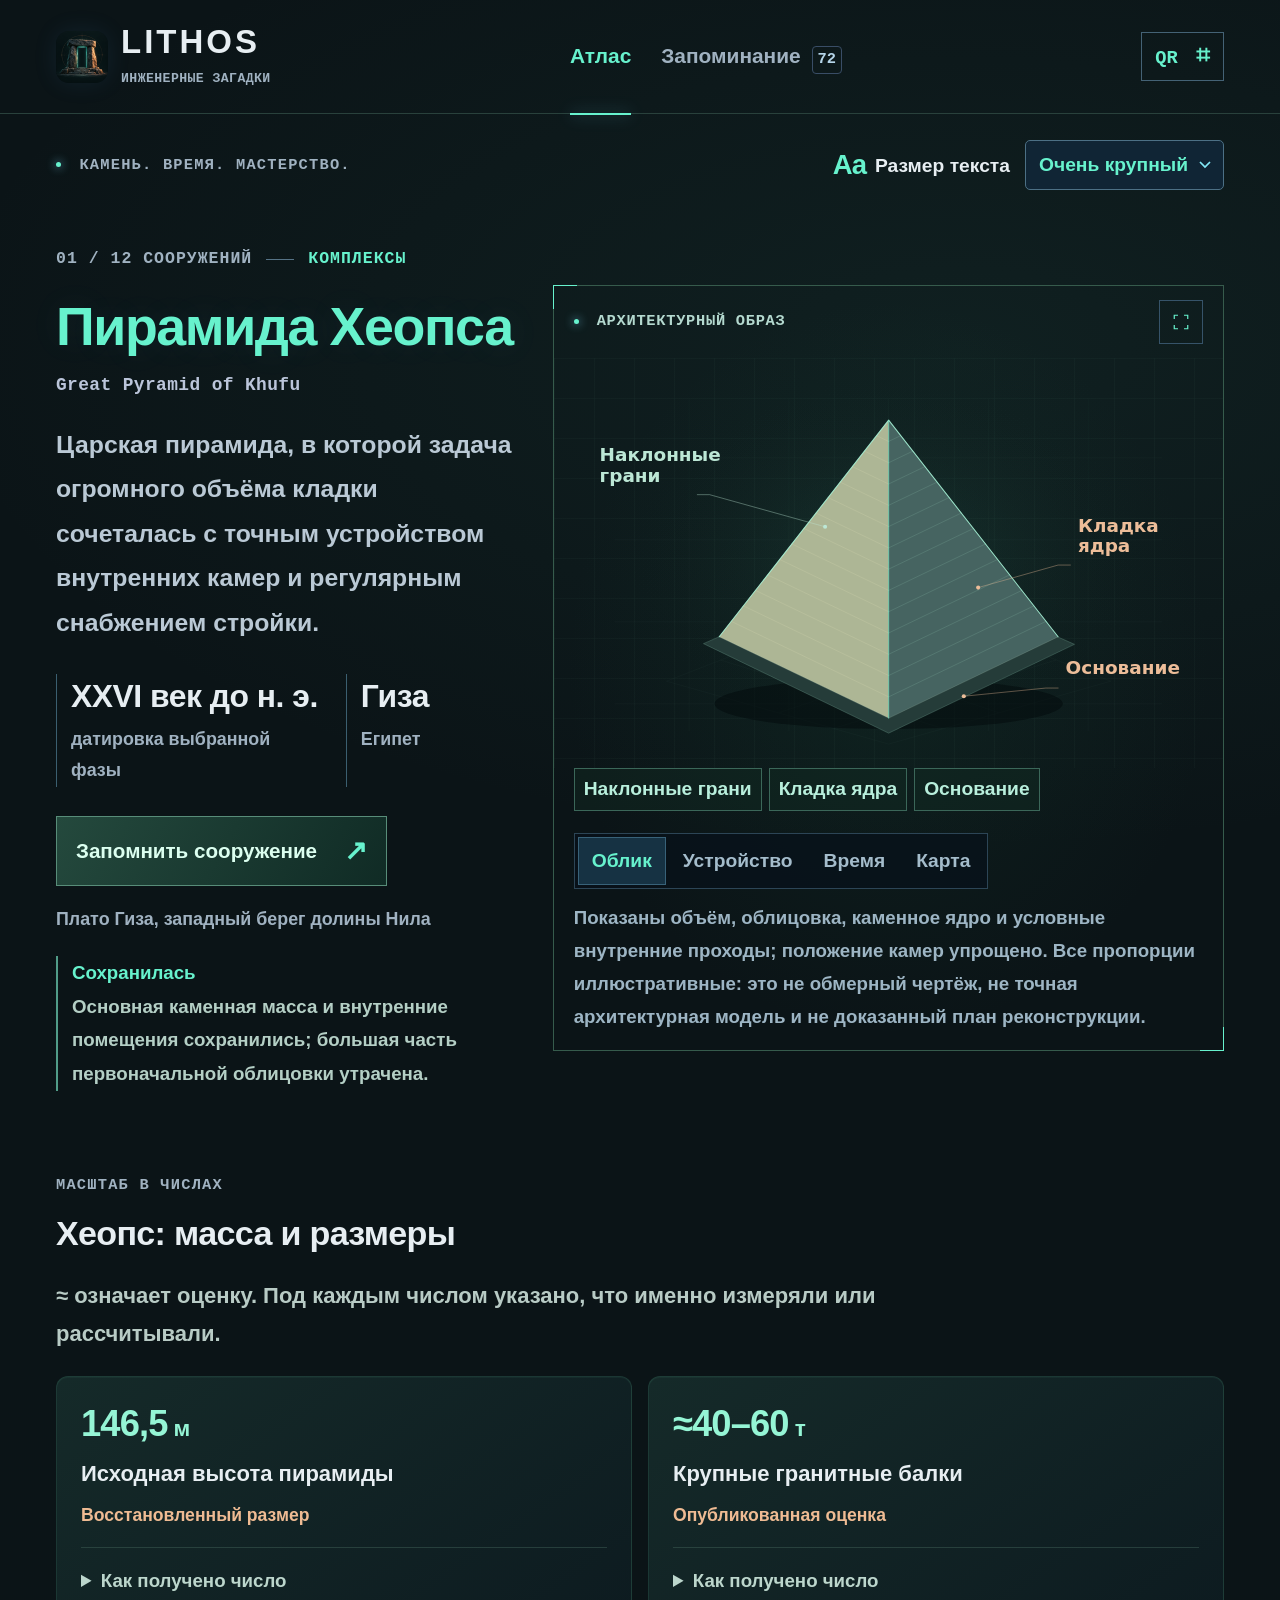
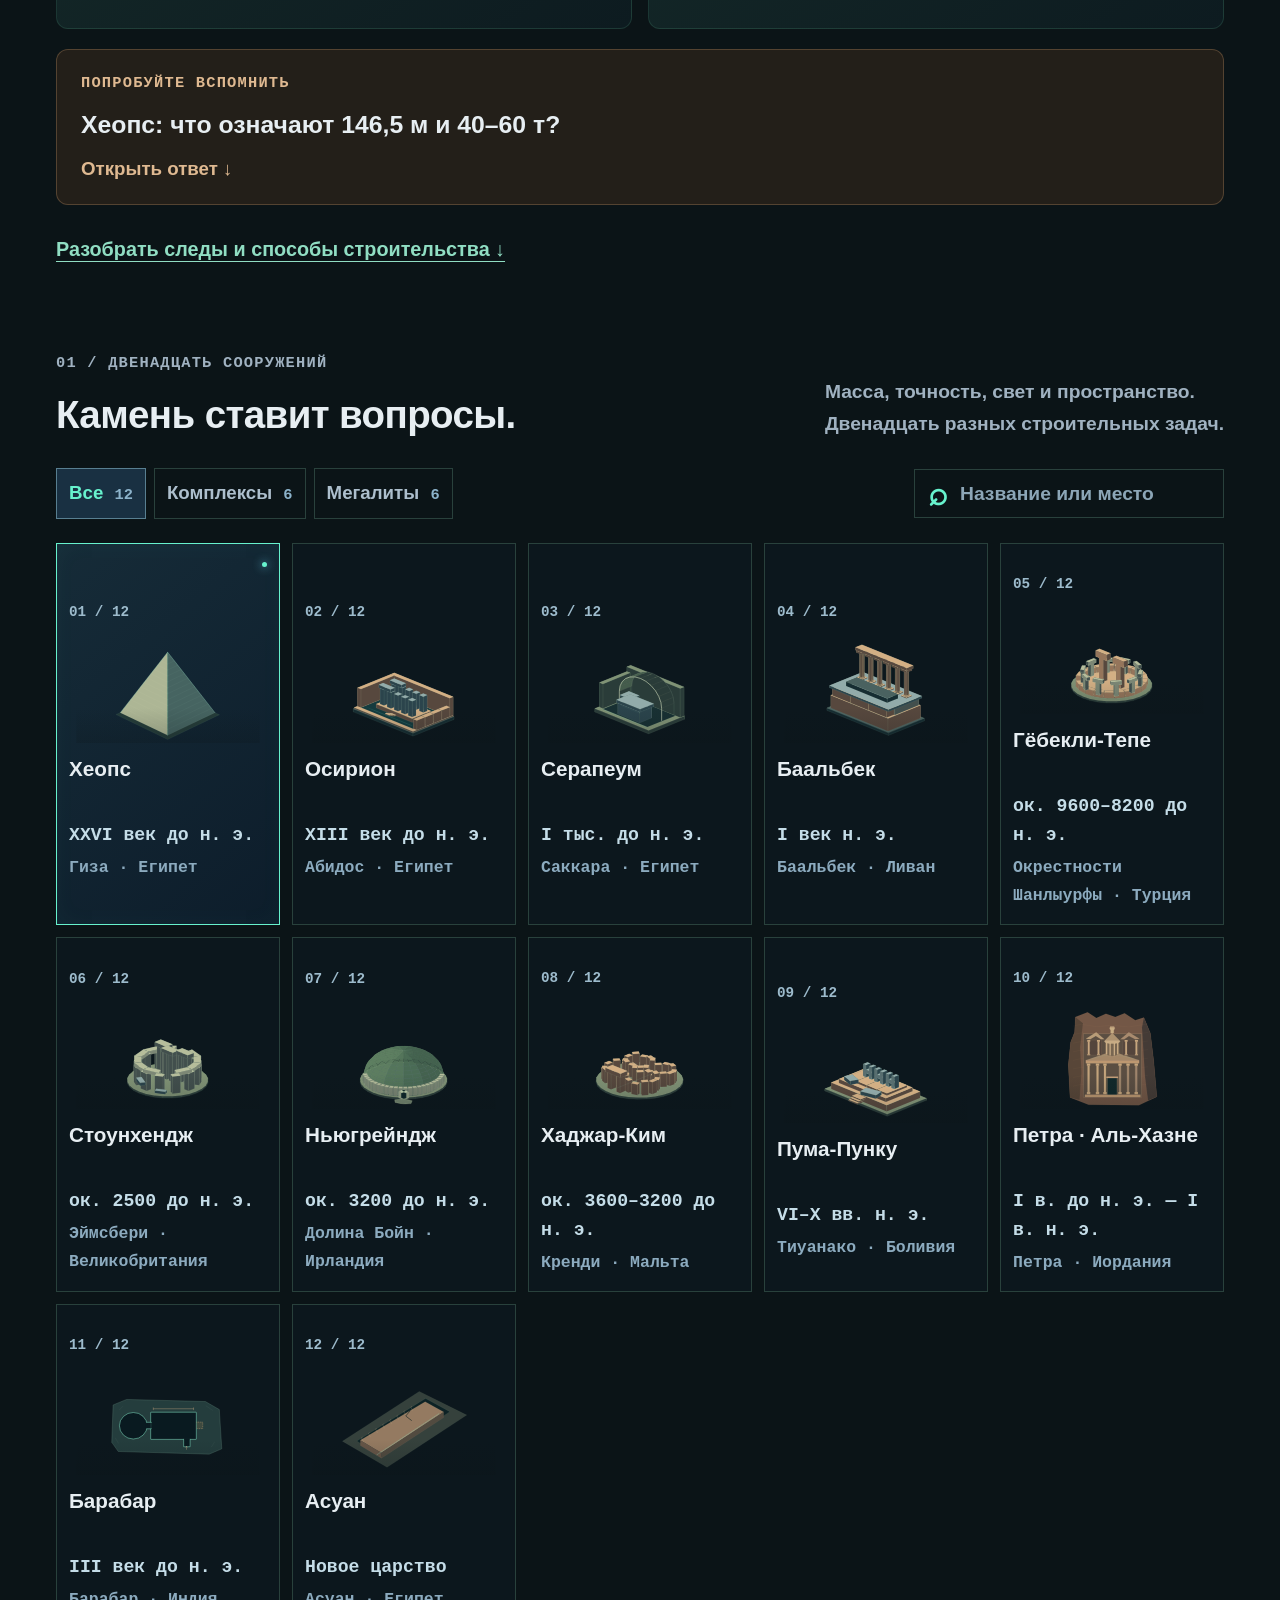
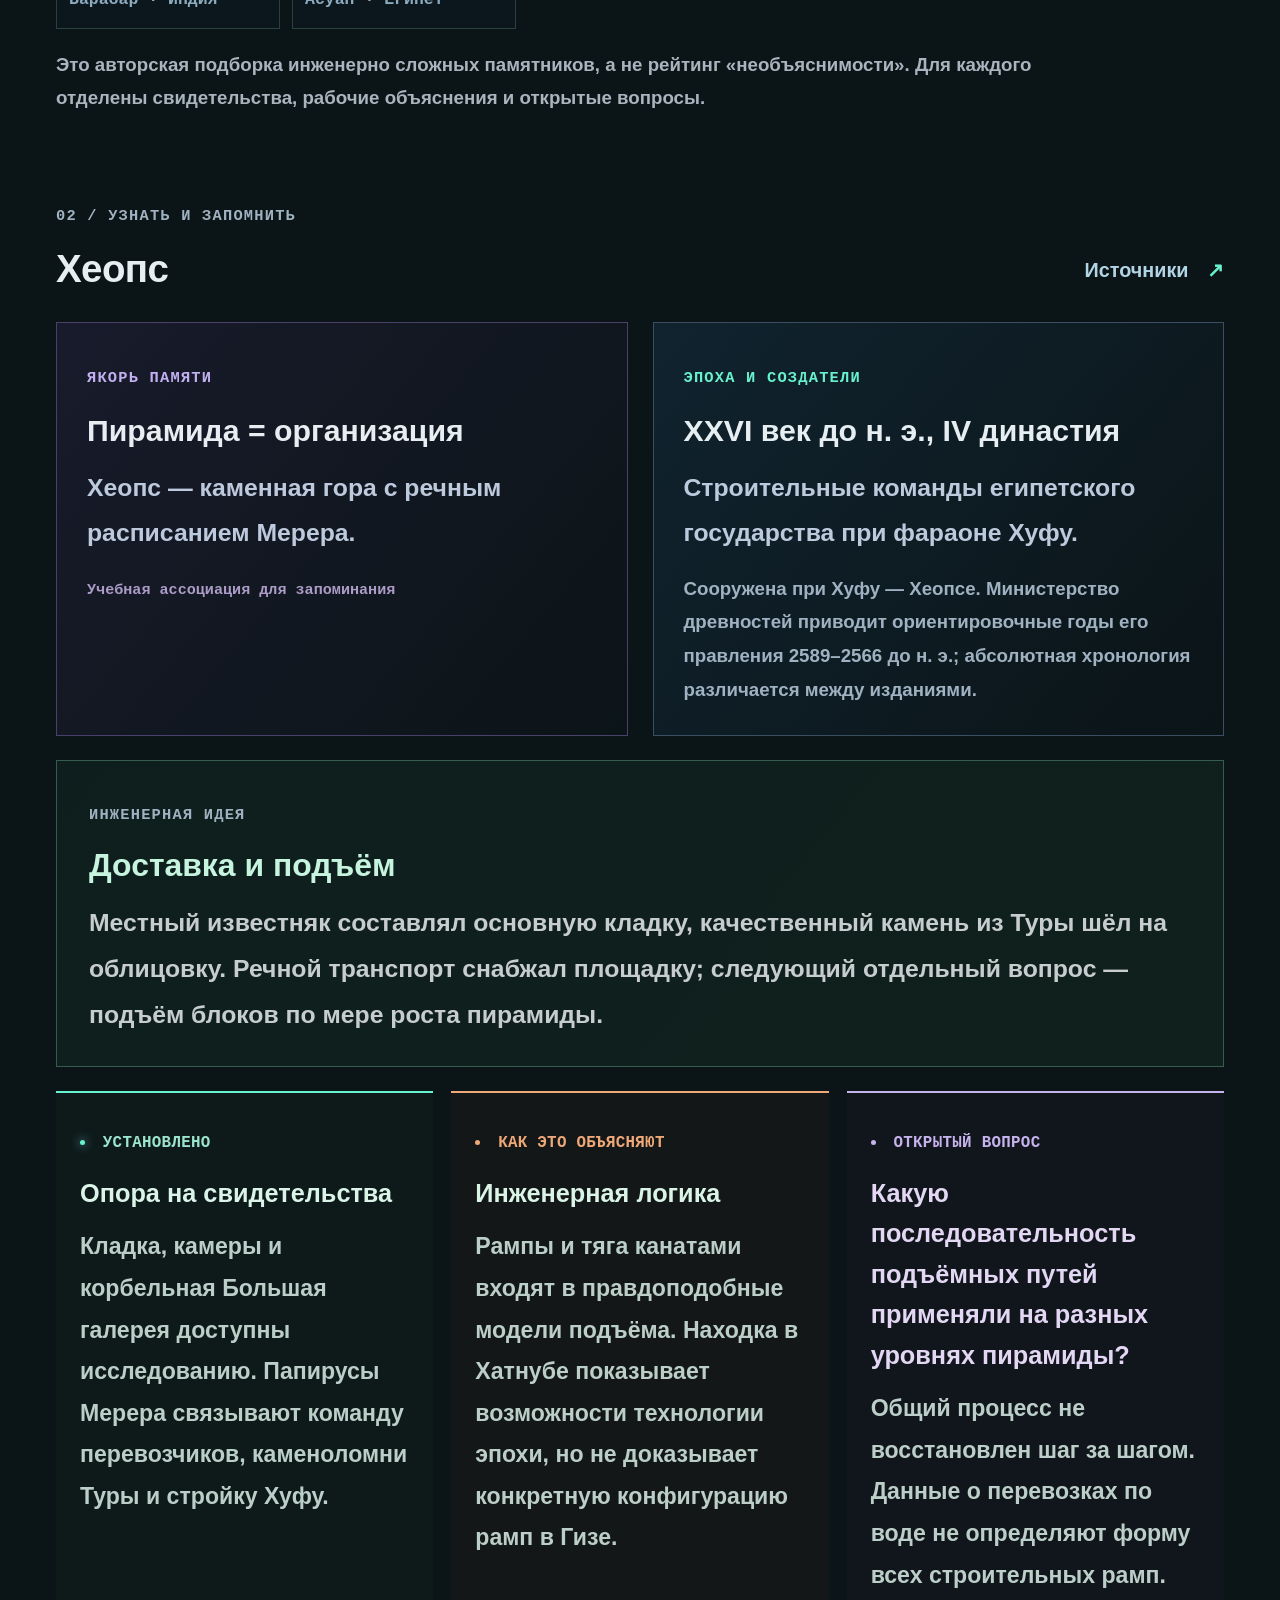
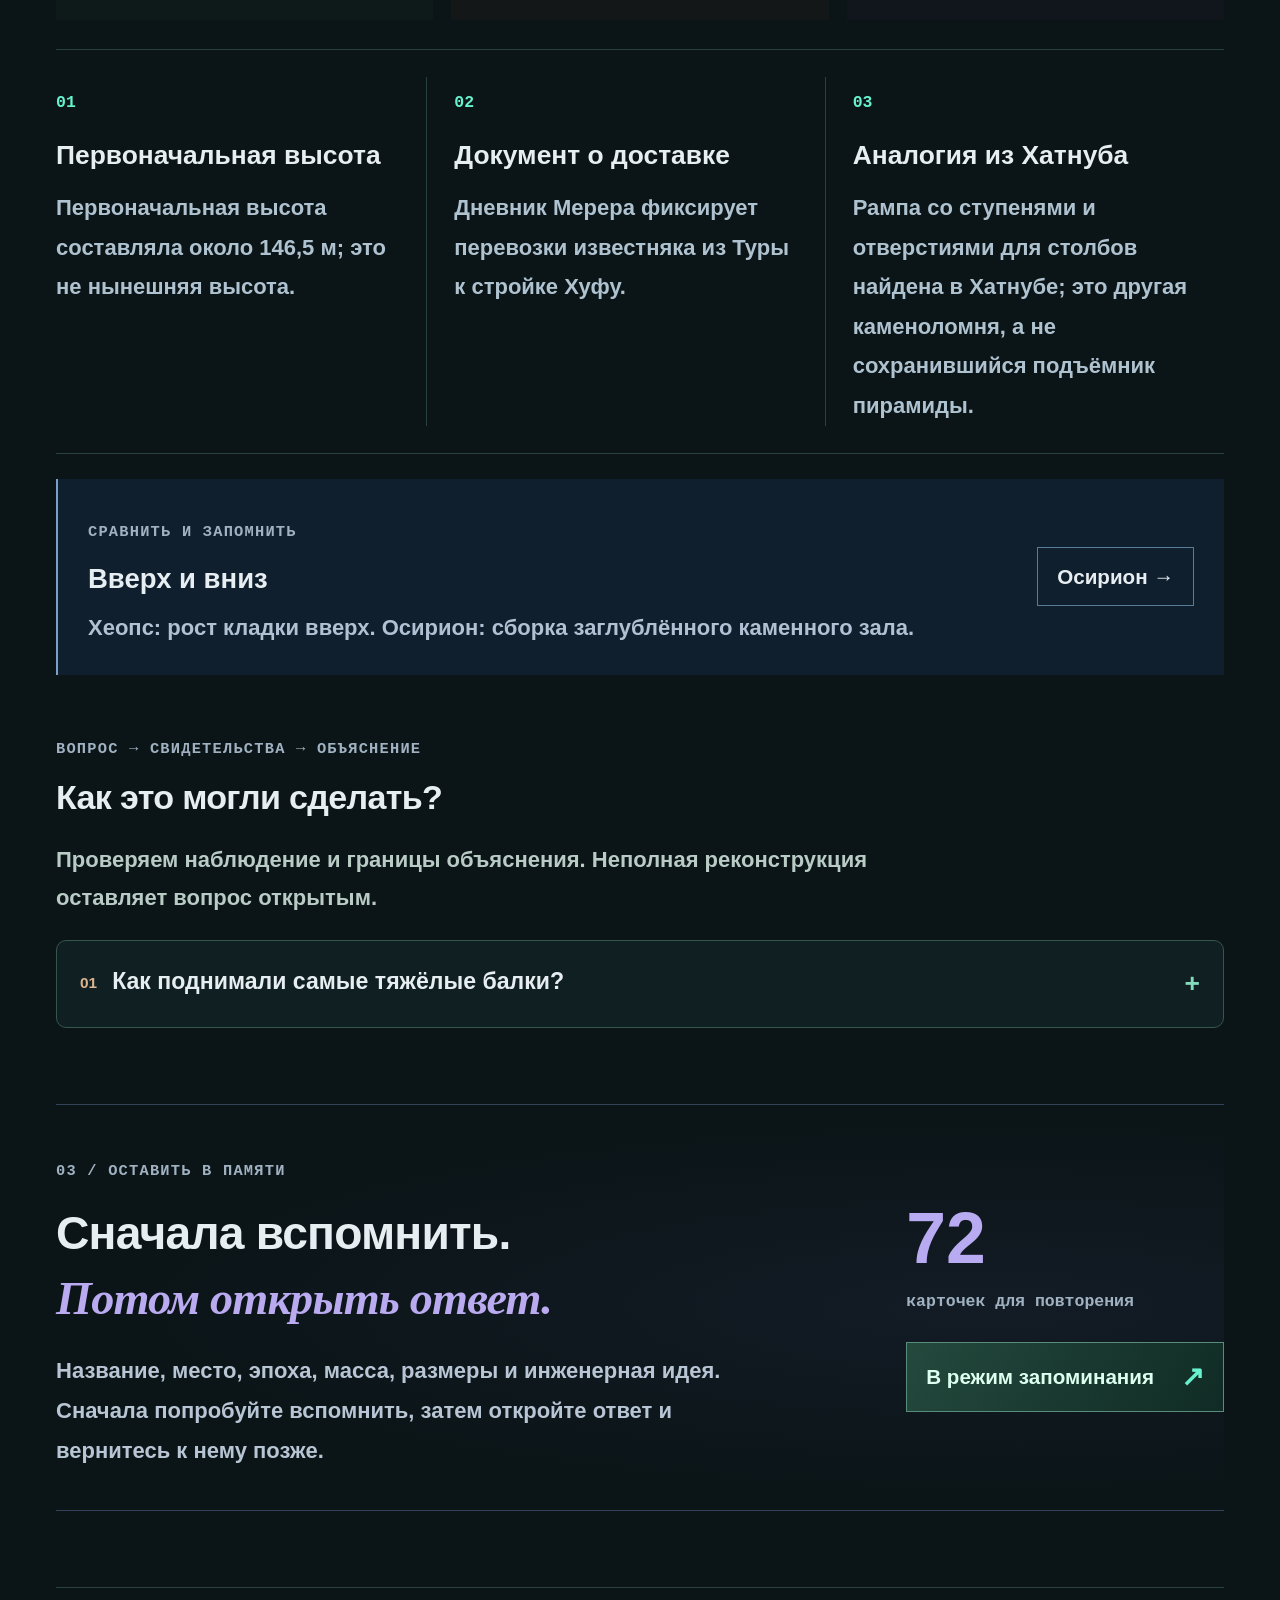
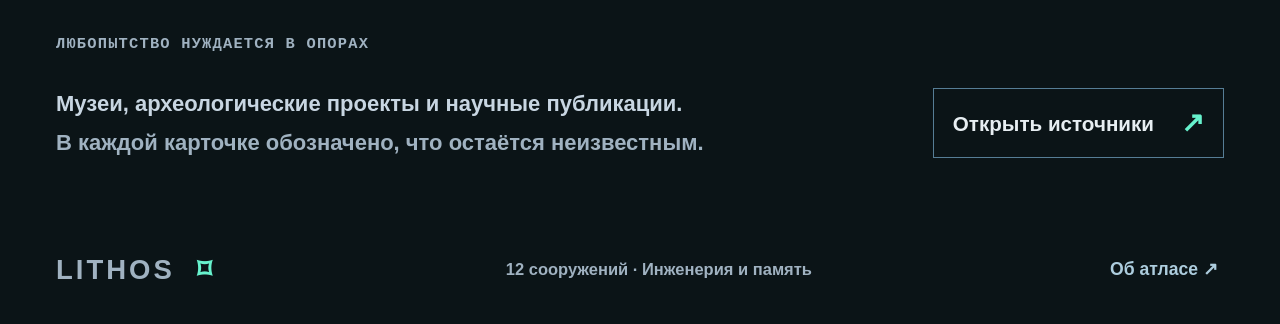
<file: docs/index.html>
<!doctype html>
<html lang="ru" data-text-size="large">
<head>
  <meta name="atlas-app" content="lithos"><meta name="atlas-version" content="r-564682b2af9197b471c5"><meta name="atlas-built" content="2026-10-10T08:27:54+00:00">
  <meta charset="utf-8"><meta name="viewport" content="width=device-width,initial-scale=1">
  <meta name="theme-color" content="#0b1417"><meta name="description" content="LITHOS — 12 инженерных загадок древности. Чертежи, доказательства, гипотезы и карточки для запоминания.">
  <meta name="application-name" content="LITHOS"><meta name="apple-mobile-web-app-title" content="LITHOS"><meta name="apple-mobile-web-app-capable" content="yes"><meta name="mobile-web-app-capable" content="yes">
  <link rel="icon" type="image/png" sizes="32x32" href="assets/favicon-32.png"><link rel="apple-touch-icon" sizes="180x180" href="assets/apple-touch-icon.png"><link rel="manifest" href="site.webmanifest">
  <title>LITHOS — Инженерные загадки древности</title>
  <script>try{const v=localStorage.getItem('lithos-text-size');if(['normal','large','xlarge'].includes(v))document.documentElement.dataset.textSize=v;}catch{}</script>
  <style>:root{color-scheme:dark;--bg:#0b1417;--panel:#12221f;--border:#29413c;--text:#e7eef2;--muted:#a0b2c1;--cyan:#67f2cd;--violet:#efa878;--amber:#b5df9e;--sans:-apple-system,BlinkMacSystemFont,"Segoe UI",Arial,sans-serif;--mono:Menlo,Consolas,"Liberation Mono",monospace;--serif:Georgia,"Times New Roman",serif}
*{box-sizing:border-box}html{font-size:16px;scroll-behavior:smooth;scroll-padding-top:30px;-webkit-text-size-adjust:100%;text-size-adjust:100%}html[data-text-size=large]{font-size:18px}html[data-text-size=xlarge]{font-size:20px}body{margin:0;background:var(--bg);color:var(--text);font-family:var(--sans);font-size:1.125rem;font-weight:600;line-height:1.75;-webkit-font-smoothing:antialiased;background-image:radial-gradient(ellipse 80% 500px at 75% 350px,#31736320,transparent)}button,input,select{font:inherit}button{color:inherit;background:none;border:0;cursor:pointer}a{color:inherit;text-decoration:none}button,a,select,input{-webkit-tap-highlight-color:transparent}button:focus-visible,a:focus-visible,select:focus-visible,input:focus-visible,[tabindex]:focus-visible{outline:2px solid var(--cyan);outline-offset:4px}button:disabled{cursor:default;opacity:.45}button[hidden],[hidden]{display:none!important}svg{display:block}::selection{background:#3b6a96;color:white}.skip-link{position:fixed;left:20px;top:-90px;background:var(--cyan);color:#0b1824;padding:12px 20px;z-index:100}.skip-link:focus{top:15px}.site-header{max-width:1560px;margin:auto;padding:24px 56px;display:flex;align-items:center;gap:35px;border-bottom:1px solid var(--border)}.brand{display:flex;align-items:center;gap:13px;flex-shrink:0}.app-icon{width:52px;height:52px;border-radius:13px;box-shadow:0 0 24px #458cca1c}.brand>span{font-size:1.5rem;font-weight:750;letter-spacing:4px;line-height:1.1}.brand small{display:block;font:700 .6rem/1.6 var(--mono);letter-spacing:1.2px;color:var(--muted);margin-top:8px}.main-nav{display:flex;align-items:center;justify-content:center;gap:30px;margin:auto;font-size:.95rem;font-weight:750}.main-nav button{position:relative;white-space:nowrap;padding:12px 0;color:var(--muted)}.main-nav .active{color:var(--cyan)}.main-nav .active:after{content:"";position:absolute;bottom:-28px;left:0;right:0;height:2px;background:var(--cyan);box-shadow:0 0 16px #7bddfe70}.nav-count{display:inline-grid;place-items:center;min-width:25px;padding:1px 5px;border:1px solid #394d66;color:#b5d5e9;border-radius:4px;margin-left:5px;font:700 .7rem/1.5 var(--mono)}.header-qr{font:750 .85rem var(--mono);padding:10px 13px;border:1px solid #446275;color:var(--cyan);white-space:nowrap}.header-qr span{font-size:1.1rem;padding-left:7px}main{max-width:1440px;margin:auto;padding:0 56px}.utility-bar{display:flex;align-items:center;justify-content:space-between;gap:25px;padding:26px 0 35px}.eyebrow{font:750 .7rem/1.75 var(--mono);letter-spacing:1.2px;color:var(--muted)}.eyebrow i,.viewer-top i{display:inline-block;width:5px;height:5px;vertical-align:middle;margin-right:8px;border-radius:50%;background:var(--cyan);box-shadow:0 0 10px #7fdbff}.reading-controls{display:flex;align-items:center;gap:15px}.reading-controls label{display:flex;align-items:center;gap:9px;font-size:.875rem;font-weight:750;white-space:nowrap}.reading-controls b{font-size:1.25rem;letter-spacing:-1px;color:var(--cyan)}select{font:700 .875rem/1.45 var(--sans);color:var(--cyan);background-color:#102535;border:1px solid #4c7085;border-radius:5px;min-height:46px;padding:10px 34px 10px 13px;max-width:100%;appearance:none;-webkit-appearance:none;background-image:url("data:image/svg+xml,%3Csvg xmlns='http://www.w3.org/2000/svg' width='12' height='8' viewBox='0 0 12 8'%3E%3Cpath d='m1 1 5 5 5-5' fill='none' stroke='%2382e9f7' stroke-width='1.7'/%3E%3C/svg%3E");background-repeat:no-repeat;background-position:right 12px center;background-size:12px 8px}.hero{display:grid;grid-template-columns:minmax(310px,.9fr) minmax(0,1.3fr);gap:32px;align-items:center;min-height:540px}.hero-copy{padding:20px 0}.wonder-meta{font:700 .75rem/1.65 var(--mono);color:var(--cyan);letter-spacing:1px;display:flex;gap:14px;align-items:center;flex-wrap:wrap}.wonder-meta>span:first-child{color:var(--muted)}.wonder-meta i{width:28px;height:1px;background:#567386}h1{font-size:clamp(3rem,5.8vw,4.75rem);line-height:1.15;font-weight:750;letter-spacing:-2.5px;margin:23px 0 13px;color:var(--cyan);text-shadow:0 0 35px #78dfff16}h1.long-title{font-size:clamp(2.25rem,4.2vw,3.6rem);letter-spacing:-1.4px}.wonder-english{font:650 .8125rem/1.75 var(--mono);color:#bbc5da;letter-spacing:.4px;margin:0 0 21px}.hero-summary{font-size:1.125rem;line-height:1.8;color:#bac9d5;max-width:510px;margin:0}.hero-stats{display:flex;flex-wrap:wrap;gap:28px;margin:29px 0}.hero-stats>div{border-left:1px solid #3b5f70;padding-left:14px;min-width:0}.hero-stats strong{display:block;font-size:1.8rem;line-height:1.4;letter-spacing:-.5px;font-weight:750;white-space:nowrap}.hero-stats span{display:block;font:650 .7rem/1.75 var(--mono);color:var(--muted);margin-top:5px;max-width:210px}.primary-button,.secondary-button{display:inline-flex;align-items:center;justify-content:space-between;gap:27px;min-height:50px;padding:12px 19px;border:1px solid #567d95;font-size:.9375rem;font-weight:750;line-height:1.6;text-align:left}.primary-button{background:linear-gradient(125deg,#1c3a4c,#132630);color:#d1f4fa}.primary-button>span,.secondary-button>span{font-size:1.25rem;color:var(--cyan)}.primary-button:hover,.secondary-button:hover{border-color:var(--cyan);background-color:#18364b;box-shadow:0 0 24px #6acafa12}.hero-location{font-size:.8125rem;color:var(--muted);line-height:1.7;max-width:490px;margin:18px 0 0}.viewer{border:1px solid #2b4b60;background:radial-gradient(ellipse at 50% 50%,#14375633,transparent 65%);position:relative;isolation:isolate;min-width:0}.viewer:before,.viewer:after{content:"";position:absolute;width:23px;height:23px;border-color:var(--cyan);pointer-events:none}.viewer:before{top:-1px;left:-1px;border-top:1px solid;border-left:1px solid}.viewer:after{right:-1px;bottom:-1px;border-right:1px solid;border-bottom:1px solid}.viewer-top{display:flex;align-items:center;justify-content:space-between;gap:15px;padding:14px 20px;font:750 .7rem/1.65 var(--mono);letter-spacing:.7px;color:#b0d3e0}.icon-button{display:grid;place-items:center;flex-shrink:0;width:42px;height:42px;border:1px solid #365369;color:var(--cyan);line-height:1}.icon-button svg{width:18px;stroke:currentColor;stroke-width:1.6;fill:none}.icon-button:hover{background:#1a3247}.viewer-content{height:410px;min-height:0;overflow:hidden;position:relative;background-image:linear-gradient(#8ac0e406 1px,transparent 1px),linear-gradient(90deg,#8ac0e406 1px,transparent 1px);background-size:40px 40px}.viewer-content>svg{width:100%;height:100%}.viewer-bottom{display:flex;align-items:center;justify-content:space-between;gap:18px;padding:10px 20px 13px;flex-wrap:wrap}.view-tabs{display:flex;background:#08111bbb;border:1px solid #2c4556;padding:3px;gap:3px}.view-tabs button{font-size:.875rem;font-weight:750;line-height:1.5;color:#a4bccb;padding:9px 17px;border:1px solid transparent;min-height:42px;white-space:nowrap}.view-tabs .active{background:#163243;border-color:#386279;color:var(--cyan)}.viewer-code{font:700 .65rem/1.65 var(--mono);letter-spacing:1px;color:#8faabc}.viewer-note{font-size:.6875rem;line-height:1.75;font-weight:650;color:#9db5c4;margin:0;padding:0 20px 17px}.viewer.expanded{position:fixed;inset:18px;z-index:50;background:var(--bg);box-shadow:0 0 0 35px #030711e8;display:flex;flex-direction:column}.expanded .viewer-content{flex:1;height:auto}.expanded .viewer-bottom,.expanded .viewer-note{width:100%;max-width:900px;align-self:center}.section-heading{display:flex;align-items:flex-end;justify-content:space-between;gap:25px;margin-bottom:27px}.section-heading h2{font-size:1.75rem;font-weight:750;line-height:1.35;letter-spacing:-.6px;margin:9px 0 0}.section-heading>p{font-size:.875rem;line-height:1.7;color:var(--muted);margin:0}.collection{padding-top:58px}.collection-toolbar{display:flex;justify-content:space-between;gap:25px;align-items:center;margin-bottom:24px}.range-filters{display:flex;gap:8px;flex-wrap:wrap}.range-filters button{font-size:.85rem;font-weight:700;white-space:nowrap;padding:8px 12px;border:1px solid var(--border);min-height:42px;color:#adbfcd}.range-filters span{font:700 .7rem var(--mono);color:#8cb3cb;margin-left:6px}.range-filters .active{border-color:#587f91;background:#193042;color:var(--cyan)}.search{display:flex;align-items:center;border:1px solid var(--border);padding:6px 13px;gap:10px;max-width:310px;width:100%}.search span{font-size:1.5rem;line-height:1;color:var(--cyan)}.search input{font-size:.875rem;width:100%;min-width:0;border:0;background:none;color:var(--text);outline:none;min-height:33px}.search:focus-within{border-color:var(--cyan)}.search input::placeholder{color:#8ca6b7}.wonder-grid{display:grid;grid-template-columns:repeat(7,minmax(0,1fr));gap:12px}.wonder-card{border:1px solid var(--border);background:#0e1a248c;padding:14px 12px;text-align:left;position:relative;min-width:0;transition:background .15s,border-color .15s}.wonder-card:hover{background:#172c3b;border-color:#49758f}.wonder-card.selected{border-color:#6eafc2;background:linear-gradient(140deg,#1d3b4e99,#0d1d2b)}.wonder-card.selected:after{content:"";position:absolute;right:12px;top:18px;width:5px;height:5px;border-radius:50%;background:var(--cyan);box-shadow:0 0 10px #73dffe}.wonder-card-number{font:700 .65rem var(--mono);color:#9dbbcc}.wonder-card-visual{height:68px;margin:3px 0 11px}.wonder-card-visual svg{width:100%;height:100%}.wonder-card-name{font-size:.825rem;font-weight:750;line-height:1.45;display:block;min-height:2.9em}.wonder-card-alt{font:700 .72rem/1.6 var(--mono);display:block;color:#c5dde8;margin-top:7px}.wonder-card-range{font:650 .6rem/1.7 var(--mono);color:#8cabbf;display:block;margin-top:4px;letter-spacing:.4px}.empty-search{padding:35px 20px;border:1px solid var(--border);text-align:center;font-size:1rem;color:var(--muted)}.empty-search button{color:var(--cyan);text-decoration:underline;margin-left:10px}.wonder-details{padding-top:76px}.text-button{font-size:.9rem;font-weight:750;line-height:1.6;color:#b2d5e6;padding:8px 0}.text-button>span{margin-left:13px;color:var(--cyan)}.insight-grid{display:grid;grid-template-columns:1fr 1fr;gap:25px}.memory-anchor,.historical-context{padding:29px 30px;border:1px solid #4a416b;background:linear-gradient(130deg,#29244570,transparent)}.memory-anchor .eyebrow{color:#c2b0f2}.historical-context{border-color:#3b4e62;background:linear-gradient(130deg,#16344a77,transparent)}.historical-context .eyebrow{color:var(--cyan)}.insight-grid h3{font-size:1.375rem;font-weight:750;line-height:1.5;margin:13px 0}.insight-grid p{font-size:1.125rem;line-height:1.8;color:#bdc9dc;margin:0}.memory-anchor small{font:600 .6875rem/1.8 var(--mono);color:#ac9cc7;display:block;margin-top:21px}.historical-context .history-note{font-size:.85rem;margin-top:16px;color:var(--muted)}.facts-grid{display:grid;grid-template-columns:repeat(3,1fr);gap:27px;border-top:1px solid var(--border);border-bottom:1px solid var(--border);margin-top:29px;padding:27px 0}.fact-item{border-right:1px solid var(--border);padding-right:26px}.fact-item:last-child{border-right:0;padding-right:0}.fact-item>span{font:700 .75rem var(--mono);color:var(--cyan)}.fact-item h3{font-size:1.2rem;font-weight:750;line-height:1.5;margin:16px 0 12px}.fact-item p{font-size:1rem;line-height:1.8;color:#afc2d0;margin:0}.pair-panel{display:flex;align-items:center;justify-content:space-between;gap:28px;padding:27px 30px;background:#101f2e;border-left:2px solid #7a9fc9;margin-top:25px}.pair-panel>div{flex:1;min-width:0}.pair-panel h3{font-size:1.25rem;line-height:1.5;margin:9px 0;font-weight:750}.pair-panel p{font-size:1rem;line-height:1.8;color:#afc1d3;margin:0}.pair-panel button{max-width:280px;flex-shrink:0}.learn-invite{display:flex;justify-content:space-between;align-items:center;gap:60px;border-top:1px solid #33435c;border-bottom:1px solid #33435c;padding:40px 0;margin:76px 0;background:radial-gradient(ellipse at 80% 50%,#2730494a,transparent 65%)}.learn-invite>div:first-child{max-width:690px}.learn-invite h2{font-size:2.1rem;font-weight:700;line-height:1.4;letter-spacing:-.8px;margin:13px 0 20px}.learn-invite em{font-family:var(--serif);color:#baaaf0;font-weight:600}.learn-invite p{font-size:1rem;line-height:1.8;color:#b8c5d4;margin:0}.invite-action{display:flex;align-items:flex-start;flex-direction:column;min-width:300px}.invite-count{font-size:3.25rem;font-weight:700;line-height:1;color:#b9abf2}.invite-label{font:600 .75rem/1.8 var(--mono);color:var(--muted);margin:12px 0 25px}.source-strip{border-top:1px solid var(--border);padding:30px 0;margin:60px 0 30px}.source-strip>div{display:flex;justify-content:space-between;align-items:center;gap:30px}.source-strip p{font-size:1rem;line-height:1.8;color:#c8d6e2}.source-strip p span{color:var(--muted)}.source-strip button{flex-shrink:0}footer{max-width:1440px;margin:auto;padding:0 56px 30px;display:flex;align-items:center;justify-content:space-between;gap:25px;font-size:.75rem;color:var(--muted);line-height:1.8}.footer-brand{font-size:1.25rem;font-weight:750;letter-spacing:3px;display:flex;align-items:center;gap:22px}.footer-brand span{color:var(--cyan)}footer button{font-size:.8rem;color:#adcdde}.learn-heading{padding:20px 0 30px}.learn-heading h1{color:#e6eef9;font-size:clamp(2.8rem,5.3vw,4rem);margin:14px 0 20px}.learn-heading h1 em{font-family:var(--serif);color:#b9a9ee;font-weight:600}.learn-heading>p{font-size:1.125rem;color:#b8c6d6;line-height:1.8;max-width:790px;margin:0}.study-stats{display:grid;grid-template-columns:repeat(3,1fr);border-top:1px solid var(--border);border-bottom:1px solid var(--border);padding:27px 0;gap:27px}.study-stats>div{border-left:1px solid #3a536b;padding-left:21px}.study-stats strong{display:block;font-size:2.1rem;font-weight:700;line-height:1.3}.study-stats span{font-size:.85rem;color:var(--muted);display:block;margin-top:7px}.study-stats>div:first-child strong{color:var(--cyan)}.review-setup{background:#111e2c;border:1px solid #2f4358;padding:29px 31px;margin-top:30px}.setup-fields{display:grid;grid-template-columns:1fr 1fr;gap:27px}.setup-fields label{font-size:.875rem;font-weight:700;color:#afc1d0}.setup-fields select{display:block;width:100%;margin-top:10px;color:#d7eaf7}.start-review{display:flex;align-items:center;justify-content:space-between;gap:25px;border-top:1px solid #2d4054;margin-top:27px;padding-top:25px}.start-review h2{font-size:1.375rem;font-weight:750;line-height:1.5;margin:0 0 8px}.start-review p{font-size:.95rem;color:#acbfd0;line-height:1.7;margin:0;max-width:660px}.start-review .primary-button{flex-shrink:0}.review-setup>.text-button{margin-top:18px}.study-method{display:grid;grid-template-columns:repeat(3,1fr);gap:32px;padding-top:40px}.study-method>div>span{font:700 .8rem var(--mono);color:var(--violet)}.study-method h3{font-size:1.25rem;line-height:1.5;margin:13px 0 9px;font-weight:750}.study-method p{font-size:1rem;color:#afc0d0;line-height:1.8;margin:0}.review-session{max-width:890px;margin:0 auto}.session-top{display:flex;align-items:center;justify-content:space-between;gap:20px;margin-bottom:17px}.session-top>span{font:700 .8rem/1.7 var(--mono);color:#b3c9dc}.session-progress{height:3px;background:#243246;margin-bottom:23px}.session-progress>span{display:block;height:100%;background:linear-gradient(90deg,var(--cyan),var(--violet));transition:width .2s}.flashcard{min-height:450px;text-align:center;padding:38px 45px;border:1px solid #476479;background:radial-gradient(ellipse at 50% 0,#21344d77,transparent 75%),#101b2a;box-shadow:0 0 40px #060d191a;display:flex;flex-direction:column;justify-content:center}.flashcard>.eyebrow{color:#acc5dc}.card-motif{color:#7cdcef;font:3.2rem/1 var(--serif);margin:22px 0 12px;text-shadow:0 0 25px #82dbff44}.flashcard h2{font-size:1.7rem;font-weight:750;line-height:1.5;letter-spacing:-.5px;margin:15px auto;max-width:720px}.flashcard #card-hint{font-size:1rem;line-height:1.8;max-width:620px;color:#a9bfce;margin:17px auto 27px}.flashcard .primary-button{margin:0 auto;gap:40px}.flashcard #card-answer{font-size:2.1rem;color:var(--cyan);line-height:1.4}.answer-detail{font-size:1.125rem;color:#c3d4e2;line-height:1.8}.answer-anchor{border-top:1px solid #3c3859;text-align:left;padding-top:19px;margin:22px 0 12px}.answer-anchor>span{font:750 .75rem var(--mono);color:var(--violet);letter-spacing:1px}.answer-anchor p{font-size:1rem;line-height:1.8;color:#c6beda;margin:8px 0 0}.rating-buttons{display:grid;grid-template-columns:repeat(3,1fr);gap:13px;margin-top:20px}.rating-buttons button{padding:18px 12px;border:1px solid #46506a;background:#111f30;min-width:0}.rating-buttons button:first-child{border-color:#77613e;background:#2b241d}.rating-buttons button:last-child{border-color:#546194;background:#1c263f}.rating-buttons button:hover{border-color:var(--cyan)}.rating-buttons strong{display:block;font-size:1.0625rem;line-height:1.5;font-weight:750}.rating-buttons span{display:block;font-size:.8rem;line-height:1.6;color:#a8becf;margin-top:5px}.rating-buttons button:first-child span{color:#d2b791}.study-footnote{font-size:.8rem;line-height:1.8;color:#94afc2;margin:21px 0 0}.review-complete{text-align:center;border:1px solid #34596b;padding:45px 35px;background:#11211f;max-width:840px;margin:auto}.finish-symbol{color:var(--cyan);font-size:3rem}.review-complete h2{font-size:2rem;font-weight:750;line-height:1.4}.review-complete p{font-size:1.125rem;line-height:1.8;color:#b4c8d7}.review-complete button{margin:18px auto 0}.height-chart{height:100%;overflow-y:auto;padding:8px 20px 15px;scrollbar-width:thin;scrollbar-color:#467590 #0b1724}.chart-intro{font-size:.75rem;color:var(--muted);line-height:1.7;margin:0 0 13px}.height-row{display:grid;grid-template-columns:minmax(105px,1.4fr) minmax(20px,1fr) auto;align-items:center;gap:13px;border-bottom:1px solid #243c4d;min-height:44px;width:100%;padding:9px 0;text-align:left}.height-row .chart-name{font-size:.8rem;font-weight:700;line-height:1.5}.height-row .chart-value{font:700 .7rem var(--mono);color:#afcede;white-space:nowrap}.bar-track{height:5px;background:#233346;display:block}.bar-track i{display:block;min-width:3px;height:100%;background:#617695}.height-row.active{color:var(--cyan)}.height-row.active .bar-track i{background:var(--cyan);box-shadow:0 0 13px #84dcff33}.map-dot{cursor:pointer}.map-dot .map-hit{fill:transparent}.map-dot .map-badge{fill:#102b24;stroke:#589783;stroke-width:1.4}.map-dot text{font:750 23px var(--sans);text-anchor:middle;dominant-baseline:middle;fill:#dcf6eb;pointer-events:none}.map-dot.active .map-badge{fill:#4c3b27;stroke:var(--amber);stroke-width:2}.map-dot:focus-visible .map-badge{stroke:white;stroke-width:3}.map-caption{font:700 20px var(--mono);fill:#a4c9be;letter-spacing:1px}.map-degree{font:600 17px var(--mono);fill:#7fa699}dialog{background:#11211f;color:var(--text);border:1px solid #466579;padding:30px 34px;max-width:860px;width:calc(100% - 30px);max-height:88dvh;box-shadow:0 0 90px #0008}dialog::backdrop{background:#020c0be8;backdrop-filter:blur(8px)}.dialog-top{display:flex;align-items:center;justify-content:space-between;gap:15px}dialog h2{font-size:1.8rem;font-weight:750;line-height:1.4;margin:22px 0}dialog>p{font-size:1rem;line-height:1.8;color:#bbccda}.source-group{border-top:1px solid var(--border);padding-top:18px;margin-top:25px}.source-group h3{font-size:1.3rem;font-weight:750;margin:5px 0 15px}.source-link{display:block;border-left:1px solid #52748f;padding-left:16px;margin:18px 0}.source-link strong{display:block;font-size:.9375rem;line-height:1.75;color:var(--cyan);font-weight:750}.source-link span{display:block;font-size:.875rem;color:#a3bbcd;line-height:1.75;margin-top:5px}.source-link:hover strong{text-decoration:underline}.source-policy{font-size:.8rem;line-height:1.85;border-top:1px solid var(--border);padding-top:20px;margin-top:28px}.height-note{font-size:.85rem;color:#b6c8d8;line-height:1.8}.qr-art{background:white;max-width:270px;margin:23px auto}.qr-art svg{width:100%;height:auto}#qr-dialog{max-width:490px;text-align:center}#qr-dialog .dialog-top{text-align:left}#qr-dialog>p{font-size:1rem}.qr-url{display:block;font:700 .8rem/1.8 var(--mono);color:var(--cyan);overflow-wrap:anywhere;margin:21px 0}#qr-dialog>.secondary-button{margin:0 auto}.toast{position:fixed;left:50%;bottom:24px;transform:translate(-50%,20px);padding:12px 23px;border:1px solid #567993;background:#132c3d;color:#dbf2ff;opacity:0;pointer-events:none;transition:.2s;z-index:100;font-size:.9rem;text-align:center;max-width:calc(100% - 32px)}.toast.show{opacity:1;transform:translate(-50%,0)}
@media(min-width:1500px){.viewer-content{height:450px}}
@media(max-width:1200px){.site-header{padding:23px 35px;gap:24px}main{padding:0 35px}.hero{grid-template-columns:minmax(280px,.95fr) minmax(0,1.05fr);gap:24px}.hero-stats{gap:19px}.hero-stats strong{font-size:1.6rem}.viewer-content{height:380px}.viewer-top{font-size:.65rem}.viewer-bottom{padding:12px 14px}.viewer-code{display:none}.wonder-grid{grid-template-columns:repeat(4,minmax(0,1fr))}.wonder-card-name{font-size:.925rem}.wonder-card-visual{height:72px}.wonder-card-range{font-size:.6875rem}.wonder-card-alt{font-size:.8rem}.pair-panel{flex-wrap:wrap}.pair-panel button{max-width:none}.learn-invite{gap:35px}.invite-action{min-width:260px}footer{padding:0 35px 30px}.main-nav{gap:24px}.hero-location{font-size:.8rem}.hero-summary{font-size:1.0625rem}}
@media(max-width:1000px){.hero{grid-template-columns:1fr;gap:26px}.hero-copy{padding-top:10px;max-width:850px}.hero h1{font-size:3.9rem}.hero h1.long-title{font-size:3rem}.hero-summary{font-size:1.125rem;max-width:750px}.hero-stats{gap:40px}.hero-stats strong{font-size:2rem}.hero-location{max-width:750px}.viewer-content{height:470px}.viewer-bottom{justify-content:space-between;padding:10px 20px 17px}.viewer-code{display:block}.section-heading{flex-wrap:wrap}.section-heading>p br{display:none}.collection-toolbar{flex-wrap:wrap}.search{max-width:340px}.facts-grid{grid-template-columns:1fr;gap:0;padding:0}.fact-item{border-right:0;border-bottom:1px solid var(--border);padding:26px 0}.fact-item:last-child{border-bottom:0;padding:26px 0}.fact-item h3{margin-top:9px}.fact-item p{font-size:1.125rem}.learn-invite{gap:35px;align-items:flex-start}.learn-invite h2{font-size:1.8rem}.invite-action{min-width:230px}.invite-action .primary-button{font-size:.875rem;padding:12px 15px;gap:17px}.start-review{flex-wrap:wrap}.study-method{gap:23px}.source-strip>div{flex-wrap:wrap}.brand small{font-size:.55rem}.main-nav{font-size:.875rem;gap:20px}.study-stats span{font-size:.8rem}.insight-grid{gap:20px}.memory-anchor,.historical-context{padding:25px}.height-row{grid-template-columns:minmax(130px,1.1fr) 2fr auto}.height-row .chart-name{font-size:1rem}.height-row .chart-value{font-size:.8rem}.chart-intro{font-size:.8rem}}
@media(max-width:760px){.site-header{padding:19px 25px;gap:18px;flex-wrap:wrap}.brand>span{font-size:1.45rem}.brand small{display:none}.app-icon{width:46px;height:46px;border-radius:12px}.main-nav{order:3;flex-basis:100%;justify-content:space-between;margin:0;gap:20px}.main-nav .active:after{bottom:-19px}.header-qr{margin-left:auto}.utility-bar{padding:24px 0 28px;flex-wrap:wrap;gap:18px}.utility-caption{font-size:.6875rem}.reading-controls{margin-left:auto}.hero h1{font-size:3.4rem}.hero h1.long-title{font-size:2.65rem}.wonder-grid{grid-template-columns:repeat(3,minmax(0,1fr))}.wonder-card-name{font-size:.825rem}.wonder-card-range{font-size:.625rem}.section-heading h2{font-size:1.6rem}.collection-toolbar{gap:18px}.search{max-width:100%}.insight-grid{grid-template-columns:1fr}.pair-panel{padding:24px}.learn-invite{flex-direction:column}.invite-action{width:100%;min-width:0;display:grid;grid-template-columns:auto 1fr;gap:8px 20px;align-items:center}.invite-label{margin:0;max-width:230px}.invite-action .primary-button{grid-column:1/-1;justify-self:start;margin-top:16px;font-size:1rem}.source-strip button{max-width:100%}.study-method{grid-template-columns:1fr;gap:25px}.study-method h3{margin:8px 0}.study-stats{gap:15px}.study-stats>div{padding-left:15px}.study-stats span{font-size:.75rem}.setup-fields{grid-template-columns:1fr;gap:20px}.flashcard{padding:32px;min-height:430px}.review-setup{padding:25px}.flashcard h2{font-size:1.5rem}.flashcard #card-answer{font-size:1.8rem}footer{flex-wrap:wrap;gap:18px}.viewer-content{height:410px}}
@media(max-width:500px){main{padding:0 20px}.site-header{padding:18px 20px}.brand>span{font-size:26px;letter-spacing:3px}.app-icon{width:45px;height:45px}.main-nav{font-size:.9375rem;gap:16px}.nav-count{font-size:.7rem}.reading-controls{justify-content:space-between;gap:12px;width:100%;flex-wrap:wrap}.reading-controls label{font-size:.875rem}.reading-controls select{font-size:.875rem}.utility-bar{gap:14px}.hero{gap:24px}.hero-copy{padding:0}.wonder-meta{font-size:.75rem;gap:10px}.hero h1{font-size:clamp(2.6rem,12.2vw,3.7rem);letter-spacing:-1.5px;margin:19px 0 10px}.hero h1.long-title{font-size:clamp(2rem,9.2vw,2.75rem);letter-spacing:-1.2px}.wonder-english{font-size:.75rem}.hero-summary{font-size:1.125rem;line-height:1.8}.hero-stats{gap:28px;margin:26px 0}.hero-stats strong{font-size:1.75rem}.hero-stats span{font-size:.6875rem;max-width:155px}.hero-stats>div{padding-left:12px}.primary-button,.secondary-button{font-size:1rem;gap:22px}.hero-location{font-size:.8125rem}.viewer-top{padding:13px 14px;font-size:.625rem;gap:10px}.viewer-content{height:290px}.viewer-bottom{padding:10px 12px 14px;justify-content:center}.viewer-code{display:none}.view-tabs{width:100%;justify-content:center}.view-tabs button{flex:1;padding:9px 12px;font-size:.875rem}.viewer-note{font-size:.6875rem;padding:0 15px 16px}.viewer.expanded{inset:10px;overflow:auto}.expanded .viewer-content{min-height:280px;flex:1 0 280px}.expanded .viewer-top{font-size:.7rem}.expanded .viewer-note,.expanded .viewer-bottom{flex-shrink:0}.collection{padding-top:46px}.section-heading{align-items:flex-start;gap:18px;margin-bottom:24px}.section-heading h2{font-size:1.625rem}.section-heading .eyebrow{font-size:.6875rem}.section-heading>p{font-size:.875rem}.range-filters{gap:8px}.range-filters button{font-size:.8rem;padding:8px 10px}.range-filters span{font-size:.7rem;margin-left:4px}.wonder-grid{grid-template-columns:repeat(2,minmax(0,1fr));gap:12px}.wonder-card{padding:15px 13px}.wonder-card-name{font-size:.875rem;min-height:2.9em}.wonder-card-alt{font-size:.8rem}.wonder-card-number{font-size:.7rem}.wonder-card-range{font-size:.6rem;letter-spacing:.1px}.wonder-card-visual{height:75px;margin:7px 0 12px}.wonder-details{padding-top:55px}.memory-anchor,.historical-context{padding:25px 23px}.insight-grid h3{font-size:1.35rem}.insight-grid p{font-size:1.125rem}.facts-grid{margin-top:23px}.fact-item h3{font-size:1.25rem}.pair-panel{padding:22px;gap:22px}.pair-panel h3{font-size:1.25rem}.pair-panel p{font-size:1.125rem}.pair-panel button{font-size:.9375rem}.learn-invite{padding:30px 0;margin:54px 0}.learn-invite h2{font-size:1.85rem}.learn-invite p{font-size:1.125rem}.source-strip{margin:45px 0 28px}.source-strip .eyebrow{font-size:.625rem}.source-strip p{font-size:1rem}.source-strip>div{gap:14px}footer{padding:0 20px 28px}.footer-brand{font-size:1.2rem}footer>span{width:100%;order:3;font-size:.75rem}footer button{margin-left:auto}.learn-heading{padding-top:7px}.learn-heading h1{font-size:2.4rem;letter-spacing:-1px}.learn-heading h1 em{display:block}.learn-heading>p{font-size:1.125rem}.study-stats{gap:18px;grid-template-columns:1fr 1fr}.study-stats>div:last-child{grid-column:1/-1;display:flex;align-items:center;gap:14px}.study-stats>div:last-child strong{font-size:1.25rem}.study-stats>div:last-child span{margin-top:0}.study-stats strong{font-size:2rem}.study-stats span{font-size:.8125rem}.review-setup{padding:24px 20px}.setup-fields label{font-size:.875rem}.setup-fields select{font-size:.875rem;width:100%;min-width:0}.start-review h2{font-size:1.375rem}.start-review p{font-size:1rem}.review-setup>.text-button{font-size:.875rem;text-align:left}.start-review .primary-button{font-size:1rem;width:100%;gap:15px}.study-method p{font-size:1.125rem}.flashcard{padding:27px 22px;min-height:420px}.flashcard>.eyebrow{font-size:.7rem}.flashcard h2{font-size:1.45rem}.flashcard #card-question{overflow-wrap:normal}.flashcard #card-hint{font-size:1rem}.flashcard .primary-button{font-size:.9375rem;gap:18px}.flashcard #card-answer{font-size:1.65rem;overflow-wrap:normal}.answer-detail{font-size:1.125rem}.answer-anchor p{font-size:1rem}.rating-buttons{gap:8px}.rating-buttons button{padding:16px 8px}.rating-buttons strong{font-size:.825rem}.rating-buttons span{font-size:.6875rem;line-height:1.7}.session-top .text-button{font-size:.875rem}.session-top>span{font-size:.6875rem;max-width:120px;text-align:right}.study-footnote{font-size:.75rem}.review-complete{padding:30px 20px}.review-complete h2{font-size:1.65rem}.review-complete p{font-size:1.125rem}.height-chart{padding:6px 14px 14px}.height-row{grid-template-columns:minmax(90px,1.2fr) minmax(12px,.8fr) auto;gap:9px;min-height:48px}.height-row .chart-name{font-size:.75rem}.height-row .chart-value{font-size:.625rem}.chart-intro{font-size:.6875rem}.map-dot text{font-size:31px}.map-dot .map-badge{r:24px}dialog{padding:24px 21px}dialog h2{font-size:1.5rem}dialog>p{font-size:1rem}.source-group h3{font-size:1.25rem}.source-link strong{font-size:.9375rem}.source-link span{font-size:.875rem}.qr-url{font-size:.75rem}.qr-art{max-width:255px}#qr-dialog>.secondary-button{font-size:.9375rem}.source-policy{font-size:.75rem}}
@media(max-width:370px){main{padding:0 15px}.site-header{padding:16px 15px}.main-nav{font-size:.875rem;gap:10px}.hero-stats{gap:22px}.hero-stats strong{font-size:1.55rem}.hero h1.long-title{font-size:1.9rem}.hero h1{font-size:2.45rem}.wonder-grid{grid-template-columns:1fr}.wonder-card{display:grid;grid-template-columns:80px minmax(0,1fr);gap:3px 15px}.wonder-card-number{grid-column:1/-1}.wonder-card-visual{grid-column:1;grid-row:2/5;height:65px;margin:8px 0}.wonder-card-name{grid-column:2;min-height:0;font-size:.95rem}.wonder-card-alt,.wonder-card-range{grid-column:2;margin:0}.wonder-card-range{font-size:.6875rem}.rating-buttons{grid-template-columns:1fr}.rating-buttons button{display:flex;align-items:center;justify-content:space-between;gap:12px;text-align:left;padding:15px 17px}.rating-buttons strong{font-size:1rem}.rating-buttons span{margin:0;font-size:.75rem}.viewer-content{height:265px}}
@media(min-width:1001px){html[data-text-size=xlarge] .hero{grid-template-columns:minmax(0,1fr) minmax(0,1.2fr)}html[data-text-size=xlarge] .wonder-grid{grid-template-columns:repeat(4,minmax(0,1fr))}html[data-text-size=xlarge] .wonder-card-name{font-size:.925rem}html[data-text-size=xlarge] .collection-toolbar{flex-wrap:wrap}html[data-text-size=xlarge] .learn-invite{flex-wrap:wrap}}
@media(prefers-reduced-motion:reduce){html{scroll-behavior:auto}*,*:before,*:after{transition:none!important;animation:none!important}}

/* Keep comparison text readable when buttons wrap on phones and tablets. */
.pair-panel>div{flex:1 1 360px}
.icon-button{min-width:44px;min-height:44px}
@media(max-width:760px){.pair-panel{flex-direction:column;align-items:stretch}.pair-panel>div{flex:auto}.pair-panel button{align-self:flex-start;max-width:100%;white-space:normal}}
/* Show the drawing early on a phone while keeping all explanatory text large. */
@media(max-width:760px){.hero{display:flex;flex-direction:column;gap:0}.hero-copy{display:contents}.hero .wonder-meta{order:0}.hero h1{order:1}.hero .wonder-english{order:2}.hero>.viewer{order:3;margin:18px 0 12px}.hero .hero-summary{order:4}.hero .hero-stats{order:5}.hero #remember-wonder{order:6;align-self:flex-start;max-width:100%}.hero .hero-location{order:7}}

/* LITHOS: architectural collection and clear evidence notes. */
.brand small{letter-spacing:.4px}
.wonder-grid{grid-template-columns:repeat(4,minmax(0,1fr))}
.wonder-card-name{font-size:1rem;min-height:2.9em}
.wonder-card-visual{height:110px}
.wonder-card-alt{font-size:.825rem}
.wonder-card-range{font-size:.75rem;letter-spacing:0}
.evidence-status{font-size:.85rem;line-height:1.8;color:#b4cfc5;border-left:2px solid #519c88;padding-left:14px;margin:22px 0 0}
.evidence-status strong{color:var(--cyan);display:block;font-weight:750}
.hero-stats strong{font-size:1.65rem;white-space:normal}
.hero-stats span{font-family:var(--sans);font-size:.8125rem}
.viewer-content{background-image:linear-gradient(#7eddb408 1px,transparent 1px),linear-gradient(90deg,#7eddb408 1px,transparent 1px)}
.viewer-top{color:#b4d9cf}
.viewer:before,.viewer:after{color:var(--cyan)}
.view-tabs{display:flex;flex-wrap:wrap}
.view-tabs button{padding:9px 13px}
.viewer-code{display:none}
.engineering-panel{border:1px solid #355c4d;background:linear-gradient(130deg,#1c53402b,#10201c);padding:28px 32px;margin-top:24px}
.engineering-panel h3{font-size:1.45rem;font-weight:750;line-height:1.5;color:#c6f4df;margin:10px 0}
.engineering-panel p{font-size:1.125rem;color:#c7ccce;line-height:1.85;margin:0}
.timeline-row{display:grid;grid-template-columns:115px minmax(0,1fr);text-align:left;gap:16px;padding:16px 12px;width:100%;border-bottom:1px solid #3e3e45;line-height:1.5}
.timeline-era{font-family:var(--mono);font-size:.85rem;color:#efa878}
.timeline-era small{display:block;font-size:.625rem;color:#9caaaf}
.timeline-name{font-size:.95rem;font-weight:700}
.timeline-city{display:block;color:var(--muted);font-size:.8rem;font-weight:600;margin-top:4px}
.timeline-row.active{background:#204c403d;border-left:2px solid var(--cyan);color:var(--cyan)}
.map-dot.active .map-badge{fill:#235142;stroke:#b5df9e}
.history-note{color:#aebecd}
.sources-dialog p{overflow-wrap:break-word}
@media(min-width:1500px){.wonder-grid{grid-template-columns:repeat(4,minmax(0,1fr))}}
@media(max-width:1200px){.wonder-grid{grid-template-columns:repeat(3,minmax(0,1fr))}.view-tabs button{font-size:.8rem}}
@media(max-width:760px){.wonder-grid{grid-template-columns:repeat(2,minmax(0,1fr))}.hero .evidence-status{order:8;width:100%;margin-top:0}.hero h1{max-width:100%;text-align:center}.hero .wonder-english{text-align:center}.viewer-bottom{padding:12px}.view-tabs{display:grid;grid-template-columns:1fr 1fr;width:100%;gap:4px}.view-tabs button{font-size:1rem;padding:9px}.viewer-content{height:370px}.engineering-panel{padding:24px}.timeline-row{grid-template-columns:100px minmax(0,1fr);gap:12px}.wonder-card-name{font-size:.95rem}.wonder-card-range{font-size:.75rem}}
@media(max-width:500px){.viewer-content{height:300px}.wonder-card-name{font-size:.875rem}.wonder-card-visual{height:90px}.wonder-card-alt{font-size:.75rem}.wonder-card-range{font-size:.7rem}.engineering-panel h3{font-size:1.3rem}.hero .wonder-english{font-size:.75rem}.timeline-row{grid-template-columns:90px minmax(0,1fr);gap:8px;padding:13px 5px}.timeline-name{font-size:.8125rem}.timeline-era{font-size:.75rem}.timeline-city{font-size:.75rem}}
@media(max-width:370px){.wonder-grid{grid-template-columns:1fr}.wonder-card-visual{height:82px}.wonder-card-name{font-size:1rem}.wonder-card-alt,.wonder-card-range{font-size:.8rem}.hero h1.long-title{font-size:2rem}.viewer-content{height:265px}}
@media(min-width:1001px){html[data-text-size=xlarge] .wonder-grid{grid-template-columns:repeat(3,minmax(0,1fr))}}

.diagram-key{list-style:none;padding:0 20px;margin:0 0 12px;display:flex;flex-wrap:wrap;gap:7px;font-size:.85rem;line-height:1.5;color:#b8efdc}.diagram-key li{padding:5px 9px;border:1px solid #3b6759;background:#132e2466;max-width:100%}.expanded .diagram-key{flex-shrink:0;max-width:950px;width:100%;align-self:center}.collection-note{font-size:.85rem;line-height:1.75;color:#a9b4bf;margin:20px 0 0}@media(max-width:500px){.diagram-key{padding:0 14px;font-size:.8125rem;gap:6px}.collection-note{font-size:.875rem}}
@media(max-width:370px){.hero h1.long-title{font-size:1.7rem}}

/* LITHOS: stone, aqua light and a clear ladder of evidence. */
.primary-button{background:linear-gradient(120deg,#24493d,#102b25);border-color:#588d79;color:#dcfff0}.primary-button:hover,.secondary-button:hover{background-color:#214338}.brand>span{letter-spacing:3px}.evidence-grid{display:grid;grid-template-columns:repeat(3,minmax(0,1fr));gap:18px;margin-top:24px}.evidence-card{padding:24px;border-top:2px solid #67f2cd;background:#12231e66;min-width:0}.evidence-card .eyebrow{font-size:.72rem;letter-spacing:.3px;color:#9ce5cd}.evidence-card h3{font-size:1.15rem;line-height:1.6;font-weight:750;margin:13px 0;color:#daf4e8}.evidence-card p{font-size:1.05rem;line-height:1.8;color:#bbcec7;margin:0}.evidence-card.hypothesis{border-color:#efa878;background:#33261b33}.evidence-card.hypothesis .eyebrow{color:#efa878}.evidence-card.hypothesis .eyebrow i{background:#efa878;box-shadow:none}.evidence-card.question{border-color:#c6b2ec;background:#28213333}.evidence-card.question .eyebrow{color:#c6b2ec}.evidence-card.question .eyebrow i{background:#c6b2ec;box-shadow:none}.evidence-card.question h3{color:#e3d7f4}.viewer{background:radial-gradient(ellipse at 50% 50%,#1d5b402a,transparent 68%);border-color:#365b4c}.hero-stats strong{font-size:1.45rem}.timeline-row{grid-template-columns:145px minmax(0,1fr)}.wonder-card.selected{border-color:#67f2cd;box-shadow:inset 0 0 25px #67f2cd08}.collection-note{max-width:1000px}.hero h1{overflow-wrap:normal}.hero .hero-location{margin-bottom:16px}.range-filters{flex-wrap:wrap}.engineering-panel{margin-bottom:0}
@media(min-width:1250px){.wonder-grid{grid-template-columns:repeat(5,minmax(0,1fr))}.wonder-card-name{font-size:.94rem}}
@media(max-width:1000px){.evidence-grid{grid-template-columns:1fr}.evidence-card{padding:24px 28px}.evidence-card p{font-size:1.125rem}.evidence-card h3{font-size:1.3rem}.hero-stats strong{font-size:1.5rem}}
@media(max-width:500px){.evidence-card{padding:24px 22px}.evidence-card h3{font-size:1.25rem}.hero-stats strong{font-size:1.3rem}.timeline-row{grid-template-columns:110px minmax(0,1fr)}.timeline-era{font-size:.75rem}.wonder-card-visual{height:90px}}
@media(max-width:370px){.hero-stats strong{font-size:1.2rem}.hero h1:not(.long-title){font-size:2.15rem}.timeline-row{grid-template-columns:95px minmax(0,1fr)}.timeline-era{font-size:.7rem}}
.diagram-key.map-index{display:grid;grid-template-columns:1fr 1fr;gap:7px}.map-index li{padding:0;min-width:0}.map-index button{width:100%;min-height:44px;padding:7px 9px;text-align:left;font-size:.85rem;line-height:1.5}.map-index button span{color:var(--violet);font-family:var(--mono)}.map-index button[aria-pressed=true]{color:var(--cyan);background:#24534366}.expanded .map-index{grid-template-columns:repeat(3,minmax(0,1fr))}@media(max-width:500px){.map-index button{font-size:.78rem}.expanded .map-index{grid-template-columns:1fr 1fr}}@media(max-width:370px){.map-index button{font-size:.75rem}}
.flashcard #card-answer.long-answer{font-size:1.4rem;line-height:1.6}@media(max-width:500px){.flashcard #card-answer.long-answer{font-size:1.25rem}}

/* Larger reading choices; keep the saved keys and user's selected level. */
html,html[data-text-size="normal"]{font-size:20px}
html[data-text-size="large"]{font-size:22px}
html[data-text-size="xlarge"]{font-size:24px}
/* Explicit body sizes avoid a stale rem base during first paint in mobile WebKit. */
body{font-size:22.5px;font-weight:600}
html[data-text-size="large"] body{font-size:24.75px}
html[data-text-size="xlarge"] body{font-size:27px}
button,select,input{font-weight:700}
h1,h2,h3,strong{font-weight:750}
.reading-controls select{min-height:50px}.reading-controls{flex-wrap:wrap}
.range-filters{flex-wrap:wrap}.range-filters button,.view-tabs button{min-height:46px}
.hero,.hero-grid,.hero-copy,.flashcard,.review-setup,.source-group,.source-link,.section-heading>div{min-width:0}
body p{hyphens:auto}
.flashcard #card-answer.long-answer{font-size:1.125rem;line-height:1.7}
.viewer-note,.drawing-disclaimer,.collection-note{font-size:.85rem;line-height:1.75}
.diagram-key,.drawing-notes span{font-size:.875rem;line-height:1.6;font-weight:650}
.wonder-card-name,.peak-card-name,.card-name{font-weight:750}
.hero-stats>div{max-width:100%}.hero-stats strong{white-space:normal}
@media(max-width:1100px){.collection-toolbar,.site-header{flex-wrap:wrap}.hero,.hero-grid{grid-template-columns:1fr}.hero-summary,.hero-tagline{max-width:850px}.evidence-grid{grid-template-columns:1fr}.hero-stats strong{font-size:1.5rem}}
@media(max-width:760px){.rating-buttons{grid-template-columns:1fr}.rating-buttons button{display:flex;justify-content:space-between;align-items:center;gap:15px;text-align:left;padding:15px 18px}.rating-buttons strong{font-size:1rem}.rating-buttons span{font-size:.8rem;margin:0}.site-header .main-nav{flex-basis:100%}.hero h1.long-title{font-size:clamp(1.7rem,8.4vw,2.7rem)}.section-heading h2{font-size:1.6rem}.flashcard{padding:27px 20px}.flashcard h2{font-size:1.25rem}.flashcard #card-answer{font-size:1.45rem}.flashcard #card-answer.long-answer{font-size:1.125rem}.review-setup{padding:24px 20px}.pair-panel{padding:24px 20px}}
@media(max-width:500px){.reading-controls select{max-width:100%}.range-filters{gap:9px}.range-filters button{font-size:.8rem}.view-tabs button{font-size:.95rem}.hero h1:not(.long-title){font-size:clamp(1.85rem,10vw,2.6rem)}.hero-stats{gap:22px}.hero-stats strong{font-size:1.3rem}.hero .wonder-english,.hero .peak-alt{font-size:.75rem}.diagram-key{padding:0 12px}.diagram-key li{padding:6px 8px}.learn-heading h1{font-size:2rem}.main-nav button{padding:12px 0}.flashcard #card-question{hyphens:auto}.flashcard #card-answer{hyphens:auto}}
@media(max-width:370px){.wonder-grid,.peak-grid{grid-template-columns:1fr!important}.hero h1.long-title{font-size:1.55rem}.main-nav{gap:8px}.main-nav button{font-size:.8rem}.nav-count{margin-left:4px;min-width:20px}.reading-controls{gap:12px}.hero .hero-stats{gap:18px}.hero-stats strong{font-size:1.2rem}.viewer-top{padding:12px 10px}.flashcard,.memory-anchor,.historical-context,.evidence-card,.engineering-panel{padding-left:18px;padding-right:18px}}

/* Wide labels retain whole words while controls wrap to another row. */
.view-tabs{flex-wrap:wrap;max-width:100%}.view-tabs button{flex:1 1 auto;min-width:0}
.hero h1{hyphens:auto}
@media(min-width:601px) and (max-width:1000px){.peak-grid{grid-template-columns:repeat(3,minmax(0,1fr))}}
@media(max-width:500px){.viewer,.viewer-bottom,.viewer-content{max-width:100%}.view-tabs button{padding-left:7px;padding-right:7px}.peak-card-name{hyphens:auto}}

h1,h2,h3{hyphens:auto}

@media(max-width:370px){.diagram-key.map-index,.expanded .diagram-key.map-index{grid-template-columns:1fr}.map-index button{font-size:.875rem}}

@media(max-width:370px){.view-tabs button{font-size:.875rem;padding-left:3px;padding-right:3px}}

/* Numbers support recall without overpowering the reading hierarchy. */
.engineering-metrics,.engineering-dossier{padding-top:48px;scroll-margin-top:24px;min-width:0}
.engineering-heading{max-width:920px;margin-bottom:24px}
.engineering-heading h2{font-size:1.55rem;line-height:1.3;margin:9px 0 14px;letter-spacing:-.02em}
.engineering-heading>p{color:#b8cbc5;font-size:1rem;line-height:1.7}
.metric-grid{display:grid;grid-template-columns:repeat(auto-fit,minmax(min(100%,250px),1fr));gap:16px}
.metric-card{min-width:0;padding:24px;background:linear-gradient(145deg,#152a29,#0d1b20);border:1px solid #315f5266;border-radius:12px;box-shadow:inset 0 1px #91f7cc0b}
.metric-card .metric-value{margin:0 0 12px;line-height:1.25;color:#95f5d5;font-variant-numeric:tabular-nums;letter-spacing:-.035em}
.metric-number{font-size:1.65rem;font-weight:800;white-space:nowrap}
.metric-unit{font-size:1.03rem;font-weight:750;white-space:nowrap;letter-spacing:0}
.metric-card h3{font-size:1rem;line-height:1.45;margin:0 0 12px;font-weight:750}
.metric-kind{display:block;color:#efbb93;font-size:.8rem;line-height:1.5}
.metric-details{margin-top:18px;border-top:1px solid #45665b70;padding-top:10px}
.metric-details summary{cursor:pointer;font-size:.85rem;line-height:1.6;padding:8px 0;min-height:44px;color:#bcd6cc;font-weight:700}
.metric-details p{font-size:.95rem;line-height:1.7;color:#c6d5d0;margin:10px 0}
.engineering-sources{padding-left:19px;margin:18px 0 0;display:grid;gap:11px;list-style:disc}
.engineering-sources li{font-size:.8rem;line-height:1.55;color:#abd6c6;min-width:0}
.engineering-sources a{color:inherit;text-decoration:underline;text-decoration-thickness:1px;text-underline-offset:4px;overflow-wrap:anywhere}
.engineering-sources a:hover,.engineering-jump:hover{color:#92ffdb}
.engineering-recall{margin-top:20px;padding:20px 24px;border:1px solid #85694b80;border-radius:12px;background:#231f19}
.engineering-recall summary{list-style:none;cursor:pointer;line-height:1.6;font-weight:750;min-height:44px}
.engineering-recall summary span{display:block}.engineering-recall .eyebrow{color:#dfb991;margin-bottom:8px;font-size:.7rem}
.recall-instruction{margin-top:10px;color:#dfb991;font-size:.85rem}
.engineering-recall[open] .recall-instruction{display:none}
.engineering-recall-answer{border-top:1px solid #80664a70;margin-top:17px;padding-top:17px;font-size:1rem;line-height:1.7}
.engineering-recall-answer strong{font-size:1.1rem;color:#f0d3ae}.engineering-recall-answer p{margin-bottom:0}
.engineering-jump{display:inline-block;margin-top:15px;padding:12px 0;font-size:.9rem;color:#90dec3;text-decoration:underline;text-underline-offset:5px}
.engineering-video{background:#142521;border:1px solid #365b4f;border-left:3px solid #83bbaa;padding:24px;border-radius:8px;margin-bottom:22px}
.engineering-video h3{font-size:1.2rem;line-height:1.45;margin:10px 0}
.engineering-video p{font-size:1rem;line-height:1.7;margin:12px 0}
.engineering-video>a{display:inline-block;padding:9px 0;color:#91e9c8;font-size:.95rem;text-decoration:underline;text-underline-offset:5px}
.engineering-video .engineering-method{font-size:.8rem;color:#b0c4bc;margin-bottom:0}
.engineering-questions{display:grid;gap:14px}
.engineering-question{border:1px solid #37554d;border-radius:10px;background:#101f21;min-width:0}
.engineering-question>summary{list-style:none;display:flex;align-items:flex-start;gap:15px;padding:23px;cursor:pointer;line-height:1.5;font-size:1.05rem;font-weight:750;min-height:52px}
.engineering-question>summary::-webkit-details-marker{display:none}
.engineering-question>summary:after{content:'+';color:#83dabd;margin-left:auto;flex:0 0 auto;font-size:1.2rem}
.engineering-question[open]>summary:after{content:'−'}
.question-index{font-size:.7rem;color:#dcb38f;padding-top:.45em;flex:0 0 auto}
.question-body{padding:0 24px 24px}.question-part{border-top:1px solid #37554d77;padding-top:18px;margin-top:4px}
.question-part h3{font-size:.8rem;letter-spacing:.04em;color:#e1b98f;margin:0 0 7px;text-transform:uppercase}
.question-part p{font-size:1rem;line-height:1.8;margin:0 0 20px;color:#ccdad5}
.method-diagram{margin:20px 0 0}.method-diagram svg{width:100%;height:auto;border-radius:8px;background:#0b191c}
.method-diagram figcaption{font-size:.85rem;line-height:1.7;color:#b9cfc5;margin-top:14px}
.engineering-question summary:focus-visible,.metric-details summary:focus-visible,.engineering-recall summary:focus-visible{outline:2px solid #86f5cb;outline-offset:5px}
@media(max-width:600px){.engineering-metrics,.engineering-dossier{padding-top:35px}.metric-card{padding:22px}.metric-number{font-size:1.6rem}.engineering-heading h2{font-size:1.4rem}.engineering-video{padding:20px}.engineering-video>.eyebrow{font-size:.65rem}.engineering-question>summary{padding:19px 17px;gap:10px;font-size:1rem}.question-body{padding:0 18px 20px}.engineering-recall{padding:19px}.engineering-video h3{font-size:1.1rem}}
@media(max-width:370px){.metric-number{font-size:1.5rem}.metric-card{padding:20px}.question-index{display:none}.engineering-heading h2{font-size:1.25rem}}

.engineering-recall summary::-webkit-details-marker{display:none}

/* Timestamp links keep each observation connected to the original film. */
.frame-review{margin:32px 0 40px;min-width:0}
.frame-review-heading{max-width:900px;margin-bottom:22px}
.frame-review-heading h3{font-size:1.35rem;line-height:1.4;margin:8px 0 12px}
.frame-review-heading p{font-size:1rem;line-height:1.7;color:#c2d4cc}
.frame-grid{display:grid;gap:18px;align-items:start}
.frame-card{min-width:0;padding:24px;border:1px solid #386054;border-radius:12px;background:linear-gradient(145deg,#142b2b,#101d24);box-shadow:inset 0 1px #a8ffe10d}
.frame-meta{display:flex;flex-wrap:wrap;align-items:center;gap:10px 20px;margin-bottom:18px}
.frame-time{display:inline-flex;align-items:center;gap:12px;min-height:48px;color:#9af4d9;font-size:1.35rem;font-weight:800;font-variant-numeric:tabular-nums;white-space:nowrap;text-decoration:underline;text-underline-offset:6px;text-decoration-thickness:1px}
.frame-time span{font-size:.8rem;font-weight:700}
.frame-kind{font-size:.8rem;font-weight:700;line-height:1.5;color:#e4bd98}
.frame-card h4{font-size:1.12rem;line-height:1.45;margin:0 0 18px;font-weight:800}
.frame-card p{font-size:1rem;line-height:1.75;color:#d0ded8;margin:0 0 18px}
.frame-label{display:block;margin-bottom:7px;color:#a8d6c5;font-size:.82rem;font-weight:800}
.frame-analysis{border-top:1px solid #386054;margin-top:20px}
.frame-analysis summary{cursor:pointer;min-height:48px;display:flex;align-items:center;gap:14px;padding:14px 0;font-size:.92rem;line-height:1.6;font-weight:750;list-style:none;color:#a3e6cf}
.frame-analysis summary::-webkit-details-marker{display:none}
.frame-analysis summary:after{content:'+';margin-left:auto;flex-shrink:0}
.frame-analysis[open] summary:after{content:'−'}
.frame-analysis>div{padding-top:7px}
.frame-analysis p:last-child{margin-bottom:0}
.frame-related{display:inline-block;color:#a3e6cf;padding:8px 0;margin:0 0 10px;font-size:.9rem;line-height:1.6;text-decoration:underline;text-underline-offset:4px}
.frame-conclusion{border-left:3px solid #d9ad80;margin:24px 0 0;padding:5px 0 5px 20px;color:#e8d4bf;font-size:1rem;font-weight:700;line-height:1.75}
.frame-time:hover,.frame-related:hover{color:#c1ffeb}
.frame-time:focus-visible,.frame-related:focus-visible,.frame-analysis summary:focus-visible{outline:2px solid #86f5cb;outline-offset:5px}
@media(min-width:1100px){.frame-grid{grid-template-columns:repeat(2,minmax(0,1fr))}}
@media(max-width:600px){.frame-card{padding:21px}.frame-review-heading h3{font-size:1.25rem}.frame-card h4{font-size:1.07rem}.frame-time{font-size:1.25rem}}

.app-updates{margin:28px 0 4px;padding:24px 0 0;border-top:1px solid var(--border,var(--line,#385248));min-width:0}.app-updates h3{font-size:1.2rem;font-weight:750;line-height:1.5;margin:0 0 16px}.update-toggle{display:flex;align-items:center;gap:13px;min-height:48px;font-size:1rem;font-weight:700;cursor:pointer}.update-toggle input{width:25px;height:25px;flex:none;accent-color:var(--cyan,#67f2cd);margin:0}.app-updates .update-status{font-size:1rem;line-height:1.7;font-weight:650;margin:16px 0;color:var(--text,#e7eef2)}.app-updates .update-help{font-size:.85rem;line-height:1.7;color:var(--muted,#b0c6bd);margin:0 0 18px}.update-actions{display:flex;gap:12px;flex-wrap:wrap}.update-actions button{font-size:.9rem;min-height:48px;padding:12px 16px;white-space:normal}.update-version{display:block;font-size:.75rem;color:var(--muted,#b0c6bd);margin-top:16px}.update-banner{position:fixed;left:max(15px,env(safe-area-inset-left));right:max(15px,env(safe-area-inset-right));bottom:max(15px,env(safe-area-inset-bottom));margin:0 auto;max-width:860px;padding:20px 23px;z-index:110;background:#102922;border:1px solid #67aa95;box-shadow:0 10px 60px #0009;display:flex;gap:22px;align-items:center;color:#e9fff3}.update-banner p{font-size:.85rem;font-weight:650;line-height:1.6;margin:0;flex:1;min-width:0}.update-banner>div{display:flex;gap:10px;flex-wrap:wrap;flex-shrink:0}.update-banner button{font-size:.85rem;line-height:1.5;font-weight:700;padding:10px 13px;border:1px solid #77bea6;min-height:46px;color:#d2ffeb}.update-banner button:disabled{opacity:.5;cursor:default}.update-banner[hidden]{display:none!important}@media(max-width:700px){.update-banner{flex-direction:column;align-items:stretch;gap:15px;padding:17px 19px}.update-banner>div{justify-content:flex-end}.update-banner p{font-size:.875rem}.update-actions{flex-direction:column}.update-actions button{width:100%;justify-content:center}}
</style>
</head>
<body>
<a href="#main-content" class="skip-link">К содержанию</a>
<header class="site-header">
 <a class="brand" href="#" data-mode="atlas" aria-label="LITHOS — атлас"><img src="[data-uri]" class="app-icon" width="52" height="52" alt=""><span>LITHOS<small>ИНЖЕНЕРНЫЕ ЗАГАДКИ</small></span></a>
 <nav class="main-nav" aria-label="Разделы приложения"><button type="button" data-mode="atlas" class="active" aria-current="page">Атлас</button><button type="button" data-mode="learn">Запоминание <span class="nav-count" id="nav-due">72</span></button></nav>
 <button type="button" class="qr-trigger header-qr" aria-label="QR-код приложения">QR <span>⌗</span></button>
</header>
<main id="main-content">
 <div class="utility-bar"><span class="eyebrow utility-caption"><i></i> КАМЕНЬ. ВРЕМЯ. МАСТЕРСТВО.</span><div class="reading-controls"><label for="text-size"><b aria-hidden="true">Aa</b> Размер текста</label><select id="text-size"><option value="normal">Крупный</option><option value="large" selected>Очень крупный</option><option value="xlarge">Максимальный</option></select></div></div>
 <div id="atlas-view">
  <section class="hero" id="wonder-top" aria-label="Выбранное сооружение">
   <div class="hero-copy"><div class="wonder-meta"><span id="wonder-rank"></span><i></i><span id="wonder-range"></span></div><h1 id="wonder-name"></h1><p class="wonder-english" id="wonder-english"></p><p class="hero-summary" id="wonder-summary"></p><div class="hero-stats"><div><strong id="wonder-era"></strong><span>эпоха создания</span></div><div><strong id="wonder-city"></strong><span>древний город</span></div></div><button type="button" class="primary-button" id="remember-wonder">Запомнить сооружение <span>↗</span></button><p class="hero-location" id="wonder-location"></p><div class="evidence-status" id="evidence-status"></div></div>
   <div class="viewer" id="viewer"><div class="viewer-top"><span><i></i> <span id="viewer-title">АРХИТЕКТУРНЫЙ ОБРАЗ</span></span><button type="button" id="expand-viewer" class="icon-button" aria-label="Развернуть иллюстрацию" aria-expanded="false"><svg viewBox="0 0 24 24" aria-hidden="true"><path d="M8 3H3v5m13-5h5v5M3 16v5h5m13-5v5h-5"/></svg></button></div><div id="viewer-content" class="viewer-content"></div><ul id="diagram-key" class="diagram-key" aria-label="Подписи схемы"></ul><div class="viewer-bottom"><div class="view-tabs" role="group" aria-label="Вид иллюстрации"><button type="button" data-view="exterior" aria-pressed="true" class="active">Облик</button><button type="button" data-view="structure" aria-pressed="false">Устройство</button><button type="button" data-view="timeline" aria-pressed="false">Время</button><button type="button" data-view="map" aria-pressed="false">Карта</button></div><span class="viewer-code" id="viewer-code"></span></div><p class="viewer-note" id="viewer-note"></p></div>
  </section>
  <section class="engineering-metrics" id="engineering-metrics" aria-label="Масса и размеры"></section>
  <section class="collection" id="collection"><div class="section-heading"><div><span class="eyebrow">01 / ДВЕНАДЦАТЬ СООРУЖЕНИЙ</span><h2>Камень ставит вопросы.</h2></div><p>Масса, точность, свет и пространство.<br>Двенадцать разных строительных задач.</p></div><div class="collection-toolbar"><div class="range-filters" role="group" aria-label="Тип памятника"><button type="button" data-range="all" class="active" aria-pressed="true">Все <span>12</span></button><button type="button" data-range="complex" aria-pressed="false">Комплексы <span>6</span></button><button type="button" data-range="megalith" aria-pressed="false">Мегалиты <span>6</span></button></div><label class="search"><span aria-hidden="true">⌕</span><input type="search" id="wonder-search" placeholder="Название или место" aria-label="Найти сооружение по названию, месту или стране"></label></div><div class="wonder-grid" id="wonder-grid"></div><p class="collection-note">Это авторская подборка инженерно сложных памятников, а не рейтинг «необъяснимости». Для каждого отделены свидетельства, рабочие объяснения и открытые вопросы.</p><div class="empty-search" id="empty-search" hidden>Ничего не найдено. <button type="button" id="reset-search">Сбросить поиск</button></div></section>
  <section class="wonder-details" id="wonder-details"><div class="section-heading"><div><span class="eyebrow">02 / УЗНАТЬ И ЗАПОМНИТЬ</span><h2 id="detail-heading"></h2></div><button class="text-button sources-trigger" type="button">Источники <span>↗</span></button></div><div class="insight-grid"><article class="memory-anchor"><span class="eyebrow">ЯКОРЬ ПАМЯТИ</span><h3 id="anchor-title"></h3><p id="anchor-text"></p><small>Учебная ассоциация для запоминания</small></article><article class="historical-context"><span class="eyebrow">ЭПОХА И СОЗДАТЕЛИ</span><h3 id="history-era"></h3><p id="history-builders"></p><p class="history-note" id="history-note"></p></article></div><article class="engineering-panel"><span class="eyebrow">ИНЖЕНЕРНАЯ ИДЕЯ</span><h3 id="engineering-title"></h3><p id="engineering-text"></p></article><section class="evidence-grid" aria-label="Что известно о строительстве"><article class="evidence-card established"><span class="eyebrow"><i></i> УСТАНОВЛЕНО</span><h3>Опора на свидетельства</h3><p id="established-text"></p></article><article class="evidence-card hypothesis"><span class="eyebrow"><i></i> КАК ЭТО ОБЪЯСНЯЮТ</span><h3>Инженерная логика</h3><p id="hypothesis-text"></p></article><article class="evidence-card question"><span class="eyebrow"><i></i> ОТКРЫТЫЙ ВОПРОС</span><h3 id="open-question"></h3><p id="uncertainty-text"></p></article></section><div class="facts-grid" id="facts-grid"></div><div class="pair-panel"><div><span class="eyebrow">СРАВНИТЬ И ЗАПОМНИТЬ</span><h3 id="pair-title"></h3><p id="pair-text"></p></div><button class="secondary-button" id="pair-button" type="button"></button></div></section>
  <section class="engineering-dossier" id="engineering-dossier" aria-label="Разбор строительных вопросов"></section>
  <section class="learn-invite"><div><span class="eyebrow">03 / ОСТАВИТЬ В ПАМЯТИ</span><h2>Сначала вспомнить.<br><em>Потом открыть ответ.</em></h2><p>Название, место, эпоха, масса, размеры и инженерная идея. Сначала попробуйте вспомнить, затем откройте ответ и вернитесь к нему позже.</p></div><div class="invite-action"><span class="invite-count" id="invite-count">72</span><span class="invite-label">карточек для повторения</span><button class="primary-button" data-mode="learn" type="button">В режим запоминания <span>↗</span></button></div></section>
 </div>
 <div id="learn-view" hidden>
  <section class="learn-heading"><span class="eyebrow">ПАМЯТЬ / АКТИВНОЕ ВОСПРОИЗВЕДЕНИЕ</span><h1>Древность <em>в памяти.</em></h1><p>Попробуйте ответить самостоятельно. Затем откройте карточку и выберите, когда вернуться к ней.</p></section>
  <div id="learn-overview"><div class="study-stats"><div><strong id="due-count">72</strong><span>к повторению сейчас</span></div><div><strong id="seen-count">0</strong><span>уже знакомых карточек</span></div><div><strong>12</strong><span>сооружений в коллекции</span></div></div><section class="review-setup"><div class="setup-fields"><label for="study-topic">Что запоминаем<select id="study-topic"><option value="all">Все темы</option><option value="name">Названия сооружений</option><option value="era">Эпохи создания</option><option value="geo">Географию</option><option value="engineering">Инженерные идеи</option><option value="evidence">Факты и гипотезы</option><option value="scale">Масса и размеры</option></select></label><label for="study-wonder">Какие сооружения<select id="study-wonder"><option value="all">Все сооружения</option><option value="complex">Комплексы</option><option value="megalith">Мегалиты</option></select></label></div><div class="start-review"><div><h2 id="review-ready-title"></h2><p id="review-ready-note"></p></div><button class="primary-button" type="button" id="start-review">Начать повторение <span>↗</span></button></div><button class="text-button" type="button" id="practice-all">Повторить всю выбранную подборку ↗</button></section><div class="study-method"><div><span>01</span><h3>Вспомните</h3><p>Не торопитесь открывать ответ. Назовите его вслух или про себя.</p></div><div><span>02</span><h3>Сравните</h3><p>Проверьте себя по ответу и используйте ассоциацию как опору.</p></div><div><span>03</span><h3>Вернитесь позже</h3><p>Карточка получит новый срок повторения. Прогресс хранится в этом браузере.</p></div></div></div>
  <section class="review-session" id="review-session" hidden><div class="session-top"><button class="text-button" id="end-review" type="button">← К подборке</button><span id="session-position"></span></div><div class="session-progress"><span id="session-progress-bar"></span></div><article class="flashcard" id="flashcard" aria-live="polite"><span class="eyebrow" id="card-topic"></span><div id="card-front"><div class="card-motif" aria-hidden="true">⌑</div><h2 id="card-question"></h2><p id="card-hint"></p><button class="primary-button" id="reveal-answer" aria-expanded="false" aria-controls="card-back" type="button">Открыть ответ <span>↓</span></button></div><div id="card-back" hidden><h2 id="card-answer"></h2><p class="answer-detail" id="card-answer-detail"></p><div class="answer-anchor"><span>ЗАПОМНИТЬ</span><p id="card-anchor"></p></div><button type="button" class="text-button" id="answer-source">Источник ответа ↗</button></div></article><div class="rating-buttons" id="rating-buttons" hidden><button type="button" data-grade="again"><strong>Повторить</strong><span>через 10 минут</span></button><button type="button" data-grade="good"><strong>Вспомнил</strong><span id="good-interval">через 1 день</span></button><button type="button" data-grade="easy"><strong>Легко</strong><span id="easy-interval">через 3 дня</span></button></div><p class="study-footnote">Не обязательно запоминать точный год. Начните с места, эпохи и одной инженерной идеи.</p></section>
  <section class="review-complete" id="review-complete" hidden><span class="finish-symbol" aria-hidden="true">✦</span><h2>Повторение завершено.</h2><p id="review-summary"></p><button type="button" class="primary-button" id="return-overview">К подборке <span>↗</span></button></section>
 </div>
 <section class="source-strip"><span class="eyebrow">ЛЮБОПЫТСТВО НУЖДАЕТСЯ В ОПОРАХ</span><div><p>Музеи, археологические проекты и научные публикации.<br><span>В каждой карточке обозначено, что остаётся неизвестным.</span></p><button type="button" class="secondary-button sources-trigger">Открыть источники <span>↗</span></button></div></section>
</main>
<footer><a href="#" class="footer-brand" data-mode="atlas">LITHOS <span>⌑</span></a><span>12 сооружений · Инженерия и память</span><button type="button" id="about-button">Об атласе ↗</button></footer>
<dialog id="sources-dialog" aria-labelledby="sources-title"><div class="dialog-top"><span class="eyebrow">БИБЛИОТЕКА АТЛАСА</span><button type="button" class="close-dialog icon-button" aria-label="Закрыть источники">✕</button></div><h2 id="sources-title">Откуда мы это знаем</h2><p>Основу атласа составляют материалы музеев, археологических организаций и исследователей. Приблизительные даты и спорные реконструкции отмечены отдельно.</p><div id="sources-list"></div><p class="source-policy" id="source-policy"></p></dialog>
<dialog id="qr-dialog" aria-labelledby="qr-title"><div class="dialog-top"><span class="eyebrow">АТЛАС В ВАШЕМ ТЕЛЕФОНЕ</span><button type="button" class="close-dialog icon-button" aria-label="Закрыть QR-код">✕</button></div><h2 id="qr-title">Двенадцать загадок.<br>Одна ссылка.</h2><div class="qr-art"><svg xmlns="http://www.w3.org/2000/svg" viewBox="0 0 37 37" role="img" aria-label="QR-код: https://evgk724.github.io/lithos-atlas/" shape-rendering="crispEdges"><rect width="37" height="37" fill="white"/><path d="M4 4h1v1h-1zM5 4h1v1h-1zM6 4h1v1h-1zM7 4h1v1h-1zM8 4h1v1h-1zM9 4h1v1h-1zM10 4h1v1h-1zM12 4h1v1h-1zM13 4h1v1h-1zM15 4h1v1h-1zM16 4h1v1h-1zM17 4h1v1h-1zM18 4h1v1h-1zM22 4h1v1h-1zM24 4h1v1h-1zM26 4h1v1h-1zM27 4h1v1h-1zM28 4h1v1h-1zM29 4h1v1h-1zM30 4h1v1h-1zM31 4h1v1h-1zM32 4h1v1h-1zM4 5h1v1h-1zM10 5h1v1h-1zM12 5h1v1h-1zM13 5h1v1h-1zM15 5h1v1h-1zM16 5h1v1h-1zM17 5h1v1h-1zM18 5h1v1h-1zM21 5h1v1h-1zM23 5h1v1h-1zM24 5h1v1h-1zM26 5h1v1h-1zM32 5h1v1h-1zM4 6h1v1h-1zM6 6h1v1h-1zM7 6h1v1h-1zM8 6h1v1h-1zM10 6h1v1h-1zM12 6h1v1h-1zM13 6h1v1h-1zM14 6h1v1h-1zM17 6h1v1h-1zM18 6h1v1h-1zM19 6h1v1h-1zM22 6h1v1h-1zM26 6h1v1h-1zM28 6h1v1h-1zM29 6h1v1h-1zM30 6h1v1h-1zM32 6h1v1h-1zM4 7h1v1h-1zM6 7h1v1h-1zM7 7h1v1h-1zM8 7h1v1h-1zM10 7h1v1h-1zM13 7h1v1h-1zM16 7h1v1h-1zM17 7h1v1h-1zM19 7h1v1h-1zM20 7h1v1h-1zM21 7h1v1h-1zM24 7h1v1h-1zM26 7h1v1h-1zM28 7h1v1h-1zM29 7h1v1h-1zM30 7h1v1h-1zM32 7h1v1h-1zM4 8h1v1h-1zM6 8h1v1h-1zM7 8h1v1h-1zM8 8h1v1h-1zM10 8h1v1h-1zM12 8h1v1h-1zM13 8h1v1h-1zM15 8h1v1h-1zM20 8h1v1h-1zM22 8h1v1h-1zM23 8h1v1h-1zM26 8h1v1h-1zM28 8h1v1h-1zM29 8h1v1h-1zM30 8h1v1h-1zM32 8h1v1h-1zM4 9h1v1h-1zM10 9h1v1h-1zM13 9h1v1h-1zM14 9h1v1h-1zM15 9h1v1h-1zM16 9h1v1h-1zM17 9h1v1h-1zM20 9h1v1h-1zM21 9h1v1h-1zM22 9h1v1h-1zM24 9h1v1h-1zM26 9h1v1h-1zM32 9h1v1h-1zM4 10h1v1h-1zM5 10h1v1h-1zM6 10h1v1h-1zM7 10h1v1h-1zM8 10h1v1h-1zM9 10h1v1h-1zM10 10h1v1h-1zM12 10h1v1h-1zM14 10h1v1h-1zM16 10h1v1h-1zM18 10h1v1h-1zM20 10h1v1h-1zM22 10h1v1h-1zM24 10h1v1h-1zM26 10h1v1h-1zM27 10h1v1h-1zM28 10h1v1h-1zM29 10h1v1h-1zM30 10h1v1h-1zM31 10h1v1h-1zM32 10h1v1h-1zM13 11h1v1h-1zM14 11h1v1h-1zM15 11h1v1h-1zM16 11h1v1h-1zM17 11h1v1h-1zM20 11h1v1h-1zM23 11h1v1h-1zM4 12h1v1h-1zM7 12h1v1h-1zM8 12h1v1h-1zM9 12h1v1h-1zM10 12h1v1h-1zM11 12h1v1h-1zM12 12h1v1h-1zM14 12h1v1h-1zM16 12h1v1h-1zM19 12h1v1h-1zM21 12h1v1h-1zM23 12h1v1h-1zM24 12h1v1h-1zM25 12h1v1h-1zM28 12h1v1h-1zM30 12h1v1h-1zM31 12h1v1h-1zM32 12h1v1h-1zM5 13h1v1h-1zM6 13h1v1h-1zM8 13h1v1h-1zM14 13h1v1h-1zM15 13h1v1h-1zM17 13h1v1h-1zM18 13h1v1h-1zM19 13h1v1h-1zM21 13h1v1h-1zM22 13h1v1h-1zM23 13h1v1h-1zM25 13h1v1h-1zM28 13h1v1h-1zM30 13h1v1h-1zM31 13h1v1h-1zM8 14h1v1h-1zM10 14h1v1h-1zM12 14h1v1h-1zM13 14h1v1h-1zM14 14h1v1h-1zM16 14h1v1h-1zM17 14h1v1h-1zM19 14h1v1h-1zM20 14h1v1h-1zM24 14h1v1h-1zM30 14h1v1h-1zM8 15h1v1h-1zM11 15h1v1h-1zM13 15h1v1h-1zM14 15h1v1h-1zM18 15h1v1h-1zM20 15h1v1h-1zM21 15h1v1h-1zM25 15h1v1h-1zM27 15h1v1h-1zM29 15h1v1h-1zM32 15h1v1h-1zM4 16h1v1h-1zM5 16h1v1h-1zM6 16h1v1h-1zM8 16h1v1h-1zM10 16h1v1h-1zM11 16h1v1h-1zM12 16h1v1h-1zM15 16h1v1h-1zM16 16h1v1h-1zM17 16h1v1h-1zM18 16h1v1h-1zM19 16h1v1h-1zM20 16h1v1h-1zM22 16h1v1h-1zM24 16h1v1h-1zM25 16h1v1h-1zM26 16h1v1h-1zM27 16h1v1h-1zM32 16h1v1h-1zM4 17h1v1h-1zM7 17h1v1h-1zM11 17h1v1h-1zM12 17h1v1h-1zM13 17h1v1h-1zM14 17h1v1h-1zM18 17h1v1h-1zM19 17h1v1h-1zM20 17h1v1h-1zM21 17h1v1h-1zM22 17h1v1h-1zM25 17h1v1h-1zM26 17h1v1h-1zM27 17h1v1h-1zM28 17h1v1h-1zM29 17h1v1h-1zM30 17h1v1h-1zM31 17h1v1h-1zM32 17h1v1h-1zM4 18h1v1h-1zM7 18h1v1h-1zM9 18h1v1h-1zM10 18h1v1h-1zM15 18h1v1h-1zM18 18h1v1h-1zM19 18h1v1h-1zM21 18h1v1h-1zM23 18h1v1h-1zM25 18h1v1h-1zM26 18h1v1h-1zM27 18h1v1h-1zM30 18h1v1h-1zM32 18h1v1h-1zM4 19h1v1h-1zM5 19h1v1h-1zM6 19h1v1h-1zM7 19h1v1h-1zM9 19h1v1h-1zM12 19h1v1h-1zM14 19h1v1h-1zM17 19h1v1h-1zM18 19h1v1h-1zM27 19h1v1h-1zM28 19h1v1h-1zM30 19h1v1h-1zM32 19h1v1h-1zM7 20h1v1h-1zM8 20h1v1h-1zM10 20h1v1h-1zM11 20h1v1h-1zM12 20h1v1h-1zM14 20h1v1h-1zM16 20h1v1h-1zM25 20h1v1h-1zM27 20h1v1h-1zM29 20h1v1h-1zM4 21h1v1h-1zM6 21h1v1h-1zM11 21h1v1h-1zM13 21h1v1h-1zM16 21h1v1h-1zM19 21h1v1h-1zM20 21h1v1h-1zM22 21h1v1h-1zM23 21h1v1h-1zM24 21h1v1h-1zM25 21h1v1h-1zM28 21h1v1h-1zM30 21h1v1h-1zM31 21h1v1h-1zM4 22h1v1h-1zM5 22h1v1h-1zM7 22h1v1h-1zM8 22h1v1h-1zM10 22h1v1h-1zM13 22h1v1h-1zM15 22h1v1h-1zM17 22h1v1h-1zM18 22h1v1h-1zM19 22h1v1h-1zM21 22h1v1h-1zM23 22h1v1h-1zM26 22h1v1h-1zM27 22h1v1h-1zM29 22h1v1h-1zM32 22h1v1h-1zM4 23h1v1h-1zM5 23h1v1h-1zM6 23h1v1h-1zM8 23h1v1h-1zM9 23h1v1h-1zM11 23h1v1h-1zM12 23h1v1h-1zM13 23h1v1h-1zM17 23h1v1h-1zM19 23h1v1h-1zM22 23h1v1h-1zM23 23h1v1h-1zM24 23h1v1h-1zM27 23h1v1h-1zM28 23h1v1h-1zM29 23h1v1h-1zM30 23h1v1h-1zM4 24h1v1h-1zM5 24h1v1h-1zM8 24h1v1h-1zM10 24h1v1h-1zM11 24h1v1h-1zM15 24h1v1h-1zM16 24h1v1h-1zM17 24h1v1h-1zM19 24h1v1h-1zM21 24h1v1h-1zM24 24h1v1h-1zM25 24h1v1h-1zM26 24h1v1h-1zM27 24h1v1h-1zM28 24h1v1h-1zM29 24h1v1h-1zM30 24h1v1h-1zM31 24h1v1h-1zM12 25h1v1h-1zM14 25h1v1h-1zM15 25h1v1h-1zM16 25h1v1h-1zM17 25h1v1h-1zM19 25h1v1h-1zM21 25h1v1h-1zM22 25h1v1h-1zM24 25h1v1h-1zM28 25h1v1h-1zM29 25h1v1h-1zM4 26h1v1h-1zM5 26h1v1h-1zM6 26h1v1h-1zM7 26h1v1h-1zM8 26h1v1h-1zM9 26h1v1h-1zM10 26h1v1h-1zM12 26h1v1h-1zM13 26h1v1h-1zM14 26h1v1h-1zM16 26h1v1h-1zM17 26h1v1h-1zM19 26h1v1h-1zM20 26h1v1h-1zM21 26h1v1h-1zM22 26h1v1h-1zM23 26h1v1h-1zM24 26h1v1h-1zM26 26h1v1h-1zM28 26h1v1h-1zM29 26h1v1h-1zM4 27h1v1h-1zM10 27h1v1h-1zM12 27h1v1h-1zM13 27h1v1h-1zM14 27h1v1h-1zM15 27h1v1h-1zM17 27h1v1h-1zM19 27h1v1h-1zM21 27h1v1h-1zM23 27h1v1h-1zM24 27h1v1h-1zM28 27h1v1h-1zM31 27h1v1h-1zM4 28h1v1h-1zM6 28h1v1h-1zM7 28h1v1h-1zM8 28h1v1h-1zM10 28h1v1h-1zM12 28h1v1h-1zM14 28h1v1h-1zM15 28h1v1h-1zM17 28h1v1h-1zM20 28h1v1h-1zM23 28h1v1h-1zM24 28h1v1h-1zM25 28h1v1h-1zM26 28h1v1h-1zM27 28h1v1h-1zM28 28h1v1h-1zM29 28h1v1h-1zM32 28h1v1h-1zM4 29h1v1h-1zM6 29h1v1h-1zM7 29h1v1h-1zM8 29h1v1h-1zM10 29h1v1h-1zM12 29h1v1h-1zM13 29h1v1h-1zM14 29h1v1h-1zM15 29h1v1h-1zM16 29h1v1h-1zM18 29h1v1h-1zM19 29h1v1h-1zM20 29h1v1h-1zM27 29h1v1h-1zM32 29h1v1h-1zM4 30h1v1h-1zM6 30h1v1h-1zM7 30h1v1h-1zM8 30h1v1h-1zM10 30h1v1h-1zM15 30h1v1h-1zM18 30h1v1h-1zM19 30h1v1h-1zM20 30h1v1h-1zM25 30h1v1h-1zM27 30h1v1h-1zM28 30h1v1h-1zM30 30h1v1h-1zM31 30h1v1h-1zM32 30h1v1h-1zM4 31h1v1h-1zM10 31h1v1h-1zM15 31h1v1h-1zM18 31h1v1h-1zM20 31h1v1h-1zM22 31h1v1h-1zM25 31h1v1h-1zM27 31h1v1h-1zM28 31h1v1h-1zM29 31h1v1h-1zM30 31h1v1h-1zM32 31h1v1h-1zM4 32h1v1h-1zM5 32h1v1h-1zM6 32h1v1h-1zM7 32h1v1h-1zM8 32h1v1h-1zM9 32h1v1h-1zM10 32h1v1h-1zM12 32h1v1h-1zM14 32h1v1h-1zM16 32h1v1h-1zM18 32h1v1h-1zM23 32h1v1h-1zM24 32h1v1h-1zM25 32h1v1h-1zM26 32h1v1h-1zM28 32h1v1h-1z" fill="#0b1417"/></svg></div><p>Наведите камеру телефона на QR-код.</p><a class="qr-url" href="https://evgk724.github.io/lithos-atlas/" target="_blank" rel="noopener noreferrer">evgk724.github.io/lithos-atlas ↗</a><button type="button" class="secondary-button" id="copy-link">Скопировать ссылку <span>↗</span></button></dialog>
<dialog id="about-dialog" aria-labelledby="about-title"><div class="dialog-top"><span class="eyebrow">О ПРОЕКТЕ</span><button type="button" class="close-dialog icon-button" aria-label="Закрыть информацию">✕</button></div><h2 id="about-title">LITHOS — инженерные загадки древности</h2><p>Двенадцать памятников от неолитических сообществ до Тиуанако первого тысячелетия нашей эры. Их объединяют сложные строительные задачи: перемещение камня, устойчивость, точная обработка, подземные пространства и работа со светом. Подборка авторская; универсальной шкалы «сложности» памятников не существует.</p><p>Чертежи показывают принцип устройства. Это учебные схемы: масштаб и детали упрощены, утраченные части реконструированы условно. Карта построена по координатам; Пума-Пунку показан на отдельной врезке Анд. Разделы «Установлено», «Как это объясняют» и «Открытый вопрос» помогают различать степень уверенности.</p><p>В режиме запоминания ответ сначала скрыт. «Повторить» возвращает карточку через 10 минут. Успешные повторения постепенно увеличивают интервал: 1, 3, 7, 14 и 30 дней. «Легко» позволяет увеличить интервал быстрее.</p><p>Размер текста и прогресс сохраняются в этом браузере. Скачанный HTML-файл работает офлайн; для внешних источников нужен интернет.</p><a href="LITHOS.html" download class="secondary-button">Скачать для офлайн-чтения ↓</a><p><a class="text-button" href="https://github.com/EvgK724/lithos-atlas" target="_blank" rel="noopener noreferrer">Проект на GitHub ↗</a></p></dialog>
<noscript><p style="padding:24px">Для интерактивного атласа включите JavaScript в браузере.</p></noscript>
<div id="toast" class="toast" role="status"></div>
<script>const ENGINEERING = {"updated": "2026-10-10", "sources": {"lehner2020": {"title": "Mark Lehner — Lake Khufu: On the Waterfront at Giza (2020)", "url": "https://www.ancientportsantiques.com/wp-content/uploads/Documents/PLACES/Egypt-Libya/GizehPorts-Lehner2020.pdf", "supports": "Балки гранитных перекрытий Камеры царя и разгрузочных камер: длина более 5 м, масса 40–60 tons."}, "petrie": {"title": "W. M. Flinders Petrie — The Pyramids and Temples of Gizeh, revised edition; Harvard Giza Archives scan", "url": "https://www.gizapyramids.org/pdf_library/petrie_gizeh.pdf", "supports": "Средние габариты балок 320 × 52 × 73 дюйма и историческая оценка средней массы 54 tons; это не измеренный максимум."}, "frankfort1933": {"title": "Henri Frankfort — The Cenotaph of Seti I at Abydos, Vol. I: Text (1933)", "url": "https://archive.org/details/MEEF39.1", "supports": "Сечение столбов, семь монолитных столбов из десяти, размеры плит крыши и оговорки автора о реконструкции; связующие элементы с именем Сети I."}, "mariette1882": {"title": "Auguste Mariette — Le Sérapéum de Memphis, t. 1 (1882), Appendice F; расчёт Linant-Bey", "url": "https://digi.ub.uni-heidelberg.de/diglit/mariette1882bd1", "supports": "Размеры одного саркофага, отдельные массы короба и крышки, максимальная плотность расчёта. Текст о находках лебёдок и опыте опускания саркофага прочитан в переводе, поэтому эти сведения передавать как сообщение автора."}, "aswan-ministry": {"title": "Министерство туризма и древностей Египта — The Unfinished Obelisk", "url": "https://egymonuments.gov.eg/monuments/the-unfinished-obelisk/", "supports": "Около 42 м, расчётная масса законченного обелиска 1168 т; предполагаемая связь с Хатшепсут, трещины и прекращение работы."}, "karnak-library": {"title": "Bibliotheca Alexandrina — The Digital Library of Inscriptions and Calligraphies: Hatshepsut obelisk", "url": "https://inscriptionslibrary.bibalex.org/presentation/Monument.aspx?INS_ID=13&Lang=en&MON_ID=2893", "supports": "29,5 м; розовый асуанский гранит; северный обелиск пары стоит на первоначальном месте."}, "karnak-ucsc": {"title": "University of California Santa Cruz — Digital Karnak: Obelisks of Wadjet Hall", "url": "https://digitalkarnak.ucsc.edu/obelisks-of-wadjet-hall/", "supports": "Пара Хатшепсут в Уаджит, северный обелиск сохранился стоящим, южный упал; надписи связывают установку с 16-м годом правления. Высота здесь округлена до 30 м."}, "stocks2003": {"title": "Denys A. Stocks — Experiments in Egyptian Archaeology: Stoneworking Technology in Ancient Egypt (2003)", "url": "https://anarkia333data.center/sites/default/files/2020-01/stocks_experiments_in_egyptian_2003.pdf", "supports": "Реальные параметры пиления и сверления гранита медью с кварцевым абразивом, износ меди и формирование штрихов; ограниченная применимость отдельных опытов."}, "stocks2001": {"title": "Denys A. Stocks — Testing ancient Egyptian granite-working methods in Aswan, Upper Egypt (Antiquity 75, 2001)", "url": "https://doi.org/10.1017/S0003598X00052777", "supports": "Библиографический первичный источник асуанских опытов; не использовать как будто полностью прочитанный."}, "marcis2023": {"title": "M. Marčiš, M. Fraštia — The problems of the obelisk revisited: Photogrammetric measurement of the speed of quarrying granite using dolerite pounders (2023)", "url": "https://doi.org/10.1016/j.daach.2023.e00284", "supports": "Фотограмметрия удаления гранита в коротком опыте долеритом; ограничения экстраполяции и нехватка испытаний бокового/восходящего удара."}, "harrell2009": {"title": "James A. Harrell, Per Storemyr — Ancient Egyptian quarries: an illustrated overview (QuarryScapes, 2009)", "url": "https://static.ngu.no/upload/Publikasjoner/Special%20publication/SP12_s7-50.pdf", "supports": "Долеритовые ударники, сочетание каменных инструментов, огня и рычагов; поздняя железная клиновая технология; критика обычной истории о намоченных деревянных клиньях в любых лунках."}, "kelany2015": {"title": "Adel Kelany — Fire-setting in Ancient Quarries; Ancient Sources, New Evidence and Experiments (2015)", "url": "https://doi.org/10.1163/9789004293458_009", "supports": "Археологические свидетельства использования огня и экспериментальное направление; не источник конкретной скорости или полного процесса изготовления обелиска."}, "storemyr2012": {"title": "Per Storemyr — Ten quarries of Ancient Egypt: 10 — Firework! (2012)", "url": "https://per-storemyr.net/2012/12/31/ten-quarries-of-ancient-egypt-10-firework/", "supports": "В опыте группы Kelany нагрев облегчал последующую ударную обработку гранита; трещины карьера интерпретируются как вероятные следы огня, а не автоматически все являются ими."}, "gorelick1983": {"title": "Leonard Gorelick, A. John Gwinnett — Ancient Egyptian Stone-Drilling: An Experimental Perspective on a Scholarly Disagreement (1983), Penn Museum Expedition 25(3)", "url": "https://www.penn.museum/sites/expedition/ancient-egyptian-stone-drilling/", "supports": "Силиконовые слепки, SEM и сравнение следов отверстий; неглубокая регулярность не однозначно указывает на инструмент; ранние результаты об абразивах сравнивать с более поздними опытами Stocks."}, "adam1977": {"title": "Jean-Pierre Adam, À propos du trilithon de Baalbek. Le transport et la mise en œuvre des mégalithes, Syria 54 (1977), 31–63", "url": "https://www.persee.fr/doc/syria_0039-7946_1977_num_54_1_6623"}, "dai2014": {"title": "DAI press release: Libanesisch-deutsches Forscherteam entdeckt weltweit größten antiken Steinblock in Baalbek, 21 November 2014", "url": "https://idw-online.de/de/news614672"}, "vaness2015": {"title": "Margarete van Ess, Baalbek, Libanon: Forschungen im Steinbruch und die Aufarbeitung der Forschungen von 2001–2012, e-Forschungsberichte DAI 2015/3, 88–92", "url": "https://publications.dainst.org/journals/efb/article/view/1635/4546"}, "vaness2016": {"title": "Margarete van Ess, Baalbek, Libanon: Forschungen im Steinbruch und Aufarbeitung der Arbeiten 2001 bis 2012, e-Forschungsberichte DAI 2016/3, 141–146", "url": "https://publications.dainst.org/journals/index.php/efb/article/download/1556/4470/"}, "egypt-ministry-obelisk": {"title": "Egyptian Ministry of Tourism and Antiquities: The Unfinished Obelisk", "url": "https://egymonuments.gov.eg/en/monuments/the-unfinished-obelisk"}, "engelbach1922": {"title": "R. Engelbach, The Aswân Obelisk, with some Remarks on Ancient Engineering (1922)", "url": "https://www.gutenberg.org/files/59320/59320-h/59320-h.htm"}, "lehner1997": {"title": "Mark Lehner, An Archaeologist's Perspective — NOVA obelisk experiment Q&A", "url": "https://www.pbs.org/wgbh/nova/egypt/raising/perspective.html"}, "liebherr-lr13000": {"title": "Liebherr LR 13000 — official technical data", "url": "https://www.liebherr.com/en-gb/p/lr13000-4284158"}, "mammoet-sk6000": {"title": "Mammoet SK6000 — official equipment page", "url": "https://www.mammoet.com/equipment/cranes/ring-cranes/sk6000/"}, "mammoet-sk6000-tests": {"title": "Mammoet: World's strongest land-based crane passes test program", "url": "https://www.mammoet.com/news/worlds-strongest-land-based-crane-passes-test-program/"}, "mammoet-strand-jacks": {"title": "Mammoet: Wired for strength — strand jacks made simple", "url": "https://www.mammoet.com/resources/piet-explains-strand-jacks/"}, "mammoet-spmt-case": {"title": "Mammoet: 14 XXL monopiles readied for installation with efficient movements and specialized equipment", "url": "https://www.mammoet.com/cases/14-xxl-monopiles-readied-for-installation-with-efficient-movements-and-specialized-equipment/"}, "cunningham1871": {"title": "Alexander Cunningham. Archaeological Survey of India: Four Reports Made during the Years 1862–63–64–65. Vol. I. 1871", "url": "https://upload.wikimedia.org/wikipedia/commons/1/14/Annual_Report_of_the_Archaeological_Survey_of_India_Vol_1.pdf"}, "nma_three": {"title": "National Monuments Authority: Heritage Bye-Laws for Karan Cheupar Cave, Sudama Cave and Lomas Rishi Cave", "url": "https://www.nma.gov.in/showfile.php?lang=1&level=2&lid=1643&ls_id=1385&nma_type=0"}, "nma_visva": {"title": "National Monuments Authority: Draft Heritage Bye-Laws for Visva Jhopa Cave, 2026", "url": "https://www.nma.gov.in/showfile.php?lang=1&level=1&lid=2187&ls_id=1757"}, "nma_gopi": {"title": "National Monuments Authority: Heritage Bye-Laws for Gopi Cave", "url": "https://www.nma.gov.in/showfile.php?lang=2&level=2&lid=1649&ls_id=1376&nma_type=0"}, "nma_nagarjuni": {"title": "National Monuments Authority: Heritage Bye-Laws for Vapiyaka Cave and Vada Thika Cave", "url": "https://www.nma.gov.in/showfile.php?lang=1&level=2&lid=1630&ls_id=1398&nma_type=0"}, "hultzsch1925": {"title": "E. Hultzsch. Inscriptions of Aśoka (Corpus Inscriptionum Indicarum I), 1925: Barabar cave inscriptions; академическая транскрипция", "url": "https://www.payer.de/quellenkunde/quellen031.htm"}, "geology2025": {"title": "Negi et al. Petrogenesis and U–Pb zircon age of the Anorthosite–Gabbronorite association near Barabar Hill, Chotanagpur Granite Gneiss Complex (CGGC), eastern Indian shield. Precambrian Research 431, 107940 (2025)", "url": "https://doi.org/10.1016/j.precamres.2025.107940"}, "geology_du": {"title": "University of Delhi, Department of Geology: Recent Publication Highlights — Barabar Hill anorthosite", "url": "https://geology.du.ac.in/en/Research/Recent-Publication-Highlights%26normal"}, "microscopy2023": {"title": "Multiproxy analysis of Upper Palaeolithic lustrous gravels supports their anthropogenic use (2023)", "url": "https://pmc.ncbi.nlm.nih.gov/articles/PMC10619837/", "supports": "Сравнение археологических, природных и экспериментальных поверхностей; конфокальная 3D-микроскопия, фильтрация формы/волнистости, многопараметрический анализ текстуры."}, "huang2002": {"title": "Huang et al. Micro-structure detection of a glossy granite surface machined by the grinding process. Journal of Materials Processing Technology 129, 403–407 (2002)", "url": "https://doi.org/10.1016/S0924-0136(02)00702-1", "supports": "SEM, профилометр и измеритель блеска исследуют разные свойства; переходы между хрупким разрушением и пластическим снятием зависят от размера абразива и режима."}, "granite2024": {"title": "Experimental Investigation on the Effects of Tool Geometry and Cutting Conditions on Machining Behavior during Edge Finishing of Granite Using Concave and Chamfered Profiling Tools. Micromachines 15, 315 (2024)", "url": "https://www.mdpi.com/2072-666x/15/3/315", "supports": "Геометрия инструмента, режим обработки и минеральный состав влияют на силы, повреждения и шероховатость."}, "cleaning2014": {"title": "Macdonald. Evaluating Surface Cleaning Techniques of Stone Tools Using Laser Scanning Confocal Microscopy. Microscopy Today 22(3), 22–27 (2014)", "url": "https://doi.org/10.1017/S1551929514000364", "supports": "Подготовка/очистка поверхности влияет на наблюдаемую микротекстуру; процедуру необходимо документировать."}, "eh-stones": {"title": "English Heritage — The Stones of Stonehenge", "url": "https://www.english-heritage.org.uk/visit/places/stonehenge/things-to-do/stone-circle/stones-of-stonehenge/"}, "stonehenge-plan2009": {"title": "Stonehenge World Heritage Site Management Plan 2009", "url": "https://www.stonehengeandaveburywhs.org/assets/Full-MP-2009-low-res-pdf.pdf"}, "dai-gobekli": {"title": "Oliver Dietrich / DAI — How did they do it? Making and moving monoliths at Göbekli Tepe (2016)", "url": "https://www.dainst.org/blogs/how-did-they-do-it-making-and-moving-monoliths-at-goebekli-tepe/638"}, "vranich2018": {"title": "Alexei Vranich — Reconstructing ancient architecture at Tiwanaku, Bolivia: the potential and promise of 3D printing (2018)", "url": "https://www.nature.com/articles/s40494-018-0231-0"}, "heritage-malta-qim": {"title": "Heritage Malta — Reduced price at Ħaġar Qim and Mnajdra Temples this Sunday", "url": "https://heritagemalta.mt/news/reduced-price-at-hagar-qim-and-mnajdra-temples-this-sunday/"}, "opw-education": {"title": "OPW / Heritage Ireland — Brú na Bóinne: Primary School Education Pack", "url": "https://heritageireland.ie/assets/uploads/2021/08/History-Primary-School.pdf"}, "khufu-height": {"title": "Министерство древностей Египта — пирамида Хуфу", "url": "https://egymonuments.gov.eg/monuments/the-great-pyramid/", "supports": ""}, "djoser-height": {"title": "Министерство древностей Египта — пирамида Джосера", "url": "https://egymonuments.gov.eg/monuments/the-step-pyramid/", "supports": ""}, "bent-height": {"title": "Министерство древностей Египта — Ломаная пирамида", "url": "https://egymonuments.gov.eg/monuments/the-bent-pyramid/", "supports": ""}, "petra-height": {"title": "PDTRA — Аль-Хазне", "url": "https://pdtra.gov.jo/EN/ListDetails/Historical_Location/1234/2", "supports": ""}, "proto-aswan": {"title": "Proto Civilization — Асуанский карьер 3D, 2025", "url": "https://www.youtube.com/watch?v=A-wTHDMLSAk", "supports": "Визуально просмотрены выбранные кадры: угол на модели 36:05, разметка 41:04, подрубка 44:04 и траншея 45:04. Исходная 3D-модель и геометрические допуски независимо не проверены."}, "proto-osireion": {"title": "Proto Civilization — Что скрывает Египет? Осирион, 2025", "url": "https://www.youtube.com/watch?v=uQBmlVqvowY", "supports": "Источник вопросов и позиции авторов фильма; не независимая экспертиза следов."}, "proto-serapeum": {"title": "Proto Civilization — Тайны египетского подземелья. Серапеум Саккары", "url": "https://www.youtube.com/watch?v=KEKkN6uYH4Y", "supports": "Источник вопросов и позиции авторов фильма; не независимое взвешивание саркофагов."}, "proto-barabar": {"title": "Proto Civilization — Запретные пещеры Индии: Барабар, 2025", "url": "https://www.youtube.com/watch?v=wbK0cK9U19g", "supports": "Визуально просмотрены выбранные кадры: подсветка 18:05, тонкие риски 19:14, разметка 19:35 и грубые борозды 27:05. Интерпретация в приложении отделена от наблюдений; исходные измерения не проверены."}, "bent-official": {"title": "ScanPyramids / Cairo University / HIP Institute — материалы проекта, 2015, с. 8", "url": "https://www.altaplana.be/_media/blog/2015-11-01/about_scanpyramids-en.pdf", "supports": ""}, "djoser-official": {"title": "University of Memphis, Institute of Egyptian Art and Archaeology — Saqqara", "url": "https://www.memphis.edu/egypt/resources/colortour/saqqara2.php", "supports": ""}}, "profiles": {"khufu": {"metrics": [{"value": "146,5", "unit": "м", "label": "Исходная высота пирамиды", "kind": "Восстановленный размер", "note": "Относится к первоначальной пирамиде с верхушкой и облицовкой, а не к её сегодняшней высоте.", "sources": ["khufu-height"]}, {"value": "≈40–60", "unit": "т", "label": "Крупные гранитные балки", "kind": "Опубликованная оценка", "note": "Балки перекрытий камеры царя и разгрузочных помещений по Mark Lehner, 2020, с. 217. Это диапазон для крупных балок, а не точно измеренная масса «самого тяжёлого блока».", "sources": ["lehner2020"]}], "recall": {"question": "Хеопс: что означают 146,5 м и 40–60 т?", "answer": "Высота всей пирамиды; масса крупных гранитных балок.", "detail": "Запоминайте масштаб вместе с частью сооружения: десятки тонн относятся к балкам над камерой, а не ко всем рядовым блокам."}, "questions": [{"title": "Как поднимали самые тяжёлые балки?", "parts": [{"label": "Что наблюдаем", "text": "Крупные гранитные балки действительно установлены в верхней части системы камеры царя. Дневник Мерера документирует водную доставку облицовочного известняка, но не подъём этих гранитных элементов."}, {"label": "Как это интерпретировать", "text": "Наклонные пути, тяга и поэтапное подведение камня к уровню кладки — проверяемые инженерные варианты. Для огромной стройки конфигурация пути могла меняться с высотой."}, {"label": "Что остаётся проверить", "text": "Единой подтверждённой последовательности установки каждой балки нет. Доставка по воде, подъём на стройке и точная укладка требуют отдельных свидетельств."}], "sources": ["lehner2020", "khufu-height"]}]}, "osireion": {"metrics": [{"value": "≈10", "unit": "м", "label": "Длина больших плит перекрытия", "kind": "Исторический обмер", "note": "Frankfort, 1933, с. 18: длина около 10 м, ширина 2,50–2,70 м, толщина около 1,60 м. Концы плит скрыты кладкой, поэтому длина приближённая.", "sources": ["frankfort1933"]}, {"value": "≈108–117", "unit": "т", "label": "Порядок массы такой плиты", "kind": "Наш расчёт по обмеру", "note": "10 × (2,50–2,70) × 1,60 × 2,7 т/м³ = 108–117 т. Принята условная плотность гранита и прямоугольная форма. Это не результат взвешивания и не установленный максимум всех блоков.", "sources": ["frankfort1933"]}, {"value": "7 из 10", "unit": "", "label": "Монолитные столбы зала", "kind": "По отчёту раскопок", "note": "Frankfort отличает семь монолитных опор от остальных составных. В плане опоры имеют примерно 2,35–2,38 × 2,09–2,12 м; надёжный обмер полной высоты нужен для расчёта их массы.", "sources": ["frankfort1933"]}], "video": {"title": "Что скрывает Египет? Осирион", "url": "https://www.youtube.com/watch?v=uQBmlVqvowY", "focus": "В фильме обсуждаются тяжёлые перекрытия, подземная часть и водный режим. Эти вопросы полезно разделить: масса камня, последовательность стройки и первоначальное назначение требуют разных свидетельств."}, "recall": {"question": "Осирион: откуда берётся оценка около 110 т?", "answer": "Из размеров одной большой плиты перекрытия и принятой плотности.", "detail": "Это расчёт по историческому обмеру: приблизительно 10 × 2,6 × 1,6 м. Не масса каждого столба и не взвешенный рекорд."}, "questions": [{"title": "Почему тяжёлый зал не объясняется одним словом «храм»?", "parts": [{"label": "Что наблюдаем", "text": "Раскопки показывают массивную каменную конструкцию, центральную платформу и окружавший её канал. Сохранившиеся плиты перекрытия дают конкретную строительную задачу порядка ста тонн на элемент."}, {"label": "Как это интерпретировать", "text": "Подведение плит по насыпи к уровню опор — возможная инженерная схема. Современный уровень грунтовых вод сам по себе не восстанавливает водный режим во время строительства."}, {"label": "Что остаётся проверить", "text": "Нужны последовательность кладки, строительные горизонты и трассы доставки. Религиозное толкование объясняет смысл сооружения, но не заменяет реконструкцию монтажа."}], "sources": ["frankfort1933", "proto-osireion"]}, {"title": "Означают ли необычные поверхности другую эпоху?", "parts": [{"label": "Что наблюдаем", "text": "В отчёте Frankfort описаны детали соединений с именем Сети I. Монументальная геометрия и различная сохранность поверхности действительно заслуживают осмотра."}, {"label": "Как это интерпретировать", "text": "Надписи, положение деталей и строительные связи дают историческую привязку. Чтобы отделить первоначальную обработку от позднего ремонта или разборки, нужно изучать каждую поверхность в её контексте."}, {"label": "Что остаётся проверить", "text": "Сам по себе крупный блок или необычный след не датирует сооружение. Для версии о более ранней постройке нужны независимые признаки, а для конкретного инструмента — измеренные профили следов."}], "sources": ["frankfort1933", "proto-osireion"]}]}, "serapeum": {"metrics": [{"value": "≈37,6", "unit": "т", "label": "Короб одного саркофага", "kind": "Историческая расчётная масса", "note": "Расчёт Линан-бея, опубликованный Mariette, 1882, приложение F, с. 113. Наружные размеры короба 3,85 × 2,32 × 2,32 м; из объёма вычтена внутренняя полость. Это один описанный экземпляр.", "sources": ["mariette1882"]}, {"value": "≈24,4", "unit": "т", "label": "Его отдельная крышка", "kind": "Историческая оценка", "note": "В той же таблице указано 24 439,8 кг. В напечатанной высоте крышки и объёме есть несоответствие, поэтому массу приводим округлённо как историческую оценку, без ложной точности.", "sources": ["mariette1882"]}, {"value": "≈62", "unit": "т", "label": "Короб вместе с крышкой", "kind": "Сумма двух оценок", "note": "Около 37,6 + 24,4 т для одного саркофага в отчёте. Это не универсальная масса всех коробов Серапеума. Заявления о 70–100 т требуют размеров конкретного экземпляра, плотности и отдельного учёта крышки.", "sources": ["mariette1882"]}], "video": {"title": "Тайны египетского подземелья. Серапеум Саккары", "url": "https://www.youtube.com/watch?v=KEKkN6uYH4Y", "focus": "Основные вопросы фильма: доставка тяжёлых коробов в галереи, перемещение крышек и качество внутренних поверхностей. Утверждение о массе свыше 100 т в фильме не сопровождается полным обмером названного экземпляра."}, "recall": {"question": "Серапеум: как связаны 38, 24 и 62 тонны?", "answer": "Около 38 т короб + 24 т крышка = 62 т вместе.", "detail": "Это округлённая историческая оценка одного саркофага. Не переносите её автоматически на всю галерею."}, "questions": [{"title": "Как короб и крышку перемещали под землёй?", "parts": [{"label": "Что наблюдаем", "text": "Тяжёлые короба находятся в нишах подземных галерей. Крышка — самостоятельный многотонный элемент; её перемещение требует собственного объяснения."}, {"label": "Как это интерпретировать", "text": "Mariette сообщает о найденных деревянных приспособлениях, интерпретированных как лебёдки, и описывает опыт контролируемого опускания саркофага с использованием песка. Тяга, рычаги, временные опоры и поэтапная выемка грунта дают предметные направления реконструкции."}, {"label": "Что остаётся проверить", "text": "Сообщение XIX века и удачный отдельный опыт не восстанавливают весь древний маршрут. Нужно сопоставить размеры короба, повороты галереи, следы опор и стадии вырубки ниши."}], "sources": ["mariette1882", "proto-serapeum"]}, {"title": "Как вручную получить ровную гранитную поверхность?", "parts": [{"label": "Что наблюдаем", "text": "Гранит содержит твёрдые минеральные зёрна. Поэтому объяснение «мягкая медь режет гранит как нож» недостаточно. Отражение света показывает качество отделки, но не даёт численной плоскостности всей стенки."}, {"label": "Как это интерпретировать", "text": "В опытах Stocks медь служила носителем кварцевого абразива при пилении и сверлении гранита. Направляемое движение абразива способно оставлять продольные штрихи. Формирование плоскостей также требует проверки формы и последовательной доводки."}, {"label": "Что остаётся проверить", "text": "Такие опыты показывают работоспособность конкретных ручных операций. Они не доказывают полный маршрут изготовления каждого саркофага. Для внутреннего угла нужны измерение радиуса, профиль следов и доступ инструмента в эту область."}], "sources": ["stocks2003", "gorelick1983", "proto-serapeum"]}]}, "obelisk": {"metrics": [{"value": "≈1168", "unit": "т", "label": "Асуанская заготовка", "kind": "Расчёт для готового обелиска", "note": "Официальная оценка массы, если бы обелиск закончили. Он остался связан со скалой; это не масса перевезённого или установленного памятника.", "sources": ["aswan-ministry"]}, {"value": "≈42", "unit": "м", "label": "Его предполагаемая высота", "kind": "Не был поставлен вертикально", "note": "Сейчас это длинная заготовка в каменоломне. Связь с Хатшепсут считается вероятной; надпись с её заказом здесь не установлена.", "sources": ["aswan-ministry"]}, {"value": "≈29,5", "unit": "м", "label": "Стоящий обелиск Хатшепсут", "kind": "Другой памятник — Карнак", "note": "Высота по каталогу Bibliotheca Alexandrina; Digital Karnak округляет до 30 м. Он доставлен и установлен в Карнаке, в отличие от незаконченного 42-метрового монолита Асуана.", "sources": ["karnak-library", "karnak-ucsc"]}], "video": {"title": "Загадочнее Египетских Пирамид: Асуанский карьер 3D", "url": "https://www.youtube.com/watch?v=A-wTHDMLSAk", "focus": "Авторы обращают внимание на повторяющиеся выемки, узкие траншеи, углы и малую скорость пробной обработки. Разбираем сильную часть вопроса: воспроизводит ли предложенный способ одновременно форму следа, доступ инструмента и производительность?", "reviewMethod": "Выбранные кадры просмотрены непосредственно в видеоплеере. Ниже отдельно отмечены съёмка камня, 3D-модель и авторская разметка. Кадры просмотрены в разрешении 480–720p; точные углы и радиусы по ним не измерялись.", "frames": [{"seconds": 2165, "time": "36:05", "title": "Выраженный внутренний угол", "kind": "3D-модель в фильме", "observation": "В одноцветной модели две высокие поверхности сходятся в отчётливую внутреннюю границу. На левой стене видны вытянутые полосы; поперёк проходит уступ.", "interpretation": "Это полезный ракурс для вопроса о сопряжении стенок. Его нужно сопоставить с натурными снимками и сечением исходной модели: угол между плоскостями и радиус их перехода — разные параметры.", "limit": "Это визуализация, а не крупный план самого камня. Освещение модели, плотность сетки и сглаживание могут менять впечатление от кромки. По этому кадру нельзя получить точный угол или нулевой радиус."}, {"seconds": 2464, "time": "41:04", "title": "Поверхность и нанесённые линии", "kind": "Модель с авторской разметкой", "observation": "На чёрно-белом виде углублений поверх поверхности проведены длинные оранжевые линии. Часть линий меняет направление у края выработки.", "interpretation": "Разметка помогает проследить предложенные авторами направления обработки. При оценке регулярности нужно вернуться к самой поверхности, сопоставить соседние углубления и проверить их шаг.", "limit": "Оранжевые линии добавлены при анализе; они не являются непосредственно снятыми царапинами. Их ровность не измеряет точность древнего инструмента."}, {"seconds": 2644, "time": "44:04", "title": "Подрубка под нависающим камнем", "kind": "Съёмка в траншее", "observation": "Человек подносит удерживаемый двумя руками камень к нижней поверхности нависающего массива. Видны вогнутые выемки, округлые переходы и выступ между соседними углублениями.", "interpretation": "Этот кадр делает вопрос конкретным: где находятся руки, какой возможен замах и под каким направлением инструмент достигает нижней поверхности. Опыт на открытой горизонтальной плите не проверяет эти условия.", "limit": "На выбранном участке видны и скругления; он не доказывает, что все сопряжения карьера острые. Одно положение ударника не показывает ни полный рабочий цикл, ни невозможность других положений и инструментов."}, {"seconds": 2704, "time": "45:04", "title": "Мало места для рабочего движения", "kind": "Съёмка в траншее", "observation": "Человек стоит между близкими стенками; слева нависает камень, справа поверхность уходит вниз к узкому дну. Выступы и углубления дополнительно ограничивают пространство.", "interpretation": "Теснота — наблюдаемое ограничение для реконструкции. Сравнительный эксперимент должен учитывать позу, доступ к нужной точке, удаление крошки и возможность менять рабочую позицию.", "limit": "По перспективному кадру без обмера нельзя задать точную ширину, доступный ход руки или производительность. Нужна проверка процесса в воспроизведённой геометрии траншеи."}], "frameConclusion": "Самый содержательный вопрос кадров — воспроизводит ли предлагаемый процесс одновременно форму выемок и работу в тесной подрубке. Общее объяснение долеритовым ударником ещё нужно проверить в этих условиях; сами кадры не устанавливают альтернативный инструмент.", "frameRecall": {"question": "Какие три вещи нужно проверять в объяснении асуанских траншей?", "answer": "Форму следа, доступ инструмента и производительность в этой геометрии.", "detail": "36:05 — угол на модели; 44:04 — подрубка на натурной съёмке; 45:04 — теснота. Острый угол между стенками и малый радиус перехода — не одно измерение."}}, "recall": {"question": "Асуан и Карнак: где 42 м, а где около 30 м?", "answer": "42 м — незавершённый обелиск Асуана; около 30 м — стоящий обелиск Хатшепсут в Карнаке.", "detail": "Для асуанской заготовки приводят расчётные 1168 т. Не путайте намерение изготовить монолит с успешной перевозкой и установкой."}, "questions": [{"title": "Острый угол и подрубка: куда помещается ударник?", "parts": [{"label": "Что наблюдаем", "text": "На 36:05 внутренний угол показан в 3D-модели, а на 44:04 снята подрубка под нависающим массивом с округлыми выемками. Это разные участки и разные виды свидетельств. Натурная съёмка хорошо показывает ограничение доступа рук и крупного ударника."}, {"label": "Как это интерпретировать", "text": "Для модели «один большой круглый ударник на всех стадиях» нужно воспроизвести работу под нависанием. Иные размеры и формы инструмента, направление воздействия и доводка остаются проверяемыми гипотезами. При этом трещины и выкрашивание могут выходить за пятно контакта: радиус ударника сам по себе не задаёт минимальный радиус получаемого угла."}, {"label": "Что остаётся проверить", "text": "Измерять нужно отдельно угол между стенками, радиус их сопряжения и свободное пространство для инструмента. Затем проверять профиль и скорость удаления породы в той же тесной геометрии. Выразительная кромка в рендере не заменяет такой обмер."}], "sources": ["stocks2003", "marcis2023", "harrell2009", "proto-aswan"]}, {"title": "Что показал критический эксперимент 2023 года?", "parts": [{"label": "Что наблюдаем", "text": "Marčiš и Fraštia за 15 минут удалили около 54 см³ гранита долеритовым ударником: пересчёт даёт 216 см³/ч. Масса ударника оценена в 3,47 кг; темп составлял около 85 ударов в минуту."}, {"label": "Как это интерпретировать", "text": "Авторы поставили под сомнение достаточность простой модели добычи только такими ударами и прежние оптимистичные оценки сроков. Это научная критика, основанная на измеряемом опыте; её важно учитывать."}, {"label": "Что остаётся проверить", "text": "Часовая скорость получена из короткого опыта и не является универсальной нормой древней бригады. Авторы указывают на нехватку опытов боковых и восходящих ударов и других инструментов. Отсюда не следует невозможность всех ручных методов."}], "sources": ["marcis2023"]}, {"title": "Почему на стенках повторяются борозды и «совки»?", "parts": [{"label": "Что наблюдаем", "text": "На натурном кадре 44:04 видны соседние вогнутые выемки и выступы. На 41:04 направления дополнительно обозначены оранжевыми линиями поверх модели. Форма углубления наблюдаема, но сходство с ковшом не показывает, сколько воздействий понадобилось для её получения."}, {"label": "Как это интерпретировать", "text": "Повторяемость может отражать рабочие позиции, направление обработки и последовательное углубление выработки. Исследования карьеров рассматривают сочетание ударной обработки и огневого разрушения породы. Нагрев облегчает снятие части камня, но не объясняет автоматически любой аккуратный след."}, {"label": "Что остаётся проверить", "text": "Проверять надо одновременно профиль, шаг, наложение следов, породу и следы нагрева. Ни наглядное сходство с ковшом, ни один опыт выдалбливания ямы не доказывают происхождение всех поверхностей карьера."}], "sources": ["harrell2009", "storemyr2012", "marcis2023", "proto-aswan"]}, {"title": "Как планировали поставить асуанский обелиск?", "parts": [{"label": "Что наблюдаем", "text": "Этот монолит не закончили и не установили. Сохранившегося рабочего плана именно его подъёма нет. Следы добычи позволяют изучать подготовку, но не завершённый монтаж."}, {"label": "Как это интерпретировать", "text": "Engelbach предложил насыпь с песчаной воронкой: основание контролируемо опускается при удалении песка, ствол постепенно поворачивается к вертикали. Такая схема объясняет идею управления тяжёлым грузом с опорой на грунт."}, {"label": "Что остаётся проверить", "text": "Автор подчёркивал: модель 1:100 не доказывает работу схемы в натуральную величину. Устойчивость, трение, разрушение камня и страховка требуют отдельной проверки."}], "sources": ["engelbach1922", "aswan-ministry"], "diagram": "sand"}, {"title": "Можно ли поднять такой монолит сегодня?", "parts": [{"label": "Что наблюдаем", "text": "Liebherr LR 13000 имеет паспортный максимум 3000 т при вылете 12 м. Mammoet SK6000 — испытанный кран класса 6000 т. Современные канатные домкраты могут работать синхронно через рассчитанную опорную систему."}, {"label": "Как это интерпретировать", "text": "По порядку массы грузы в 1168–1650 т находятся в пределах возможностей современной тяжёлой подъёмной техники. Это инженерный вывод из её характеристик. Для перевозки также применяют многоосные модульные платформы."}, {"label": "Что остаётся проверить", "text": "Сохранно извлечь именно древний камень — отдельная задача: трещины, изгиб, точки поддержки, строповка, вылет и прочность грунта. Паспортный максимум крана нельзя переносить на любой вылет. Проект подъёма этих памятников здесь не рассчитан."}], "sources": ["liebherr-lr13000", "mammoet-sk6000", "mammoet-sk6000-tests", "mammoet-strand-jacks"]}]}, "baalbek": {"metrics": [{"value": "≈800–1000", "unit": "т", "label": "Каждый блок Трилитона", "kind": "Установлен в кладку", "note": "Adam приводит около 800 т, отчёт DAI 2015 — около 1000 т. Это различие опубликованных оценок, не диапазон точного взвешивания. Длина блоков около 19–20 м.", "sources": ["adam1977", "vaness2015"]}, {"value": "≈1000", "unit": "т", "label": "Хаджар эль-Хибла", "kind": "Остался в каменоломне", "note": "Так называемый «Камень беременной женщины». DAI связывает прекращение работы с дефектами породы и естественной трещиной, которая угрожала разрушением при перевозке.", "sources": ["dai2014"]}, {"value": "≈1650", "unit": "т", "label": "Блок, открытый в 2014 году", "kind": "Не доставлен к храму", "note": "Размеры по уточнённому отчёту DAI 2016: около 19,6 × 6 × 5,6 м. Самая большая заготовка здесь не является самым большим успешно установленным камнем.", "sources": ["vaness2016"]}], "recall": {"question": "Баальбек: 800–1000 т и 1650 т — что различается?", "answer": "800–1000 т — установленный Трилитон; 1650 т — оставшаяся в карьере заготовка.", "detail": "«Высекли», «отделили», «перевезли» и «установили» — четыре разные стадии, которые нельзя объединять одним числом."}, "questions": [{"title": "Как могли подвести блоки к высокой кладке?", "parts": [{"label": "Что наблюдаем", "text": "В Баальбеке исследованы подготовленные площадки, анкерные отверстия и круговой износ, интерпретированный как след лебёдки. В подиуме действительно установлены три огромных блока Трилитона."}, {"label": "Как это интерпретировать", "text": "Adam предложил тягу канатами и кабестанами по подготовленному пути с катками. Путь подводится к уровню нужного ряда: поэтому задача не обязательно требовала свободно подвесить весь блок высоко над землёй."}, {"label": "Что остаётся проверить", "text": "Эта реконструкция согласует массу, уклон и тягу, но не подтверждает каждую древнюю операцию. Находки не доказывают успешную перевозку крупнейшей заготовки 1650 т. В Баальбеке обсуждаются блоки, а не обелиск."}], "sources": ["adam1977", "vaness2015", "vaness2016"], "diagram": "path"}, {"title": "Можно ли поднять такой монолит сегодня?", "parts": [{"label": "Что наблюдаем", "text": "Liebherr LR 13000 имеет паспортный максимум 3000 т при вылете 12 м. Mammoet SK6000 — испытанный кран класса 6000 т. Современные канатные домкраты могут работать синхронно через рассчитанную опорную систему."}, {"label": "Как это интерпретировать", "text": "По порядку массы грузы в 1168–1650 т находятся в пределах возможностей современной тяжёлой подъёмной техники. Это инженерный вывод из её характеристик. Для перевозки также применяют многоосные модульные платформы."}, {"label": "Что остаётся проверить", "text": "Сохранно извлечь именно древний камень — отдельная задача: трещины, изгиб, точки поддержки, строповка, вылет и прочность грунта. Паспортный максимум крана нельзя переносить на любой вылет. Проект подъёма этих памятников здесь не рассчитан."}], "sources": ["liebherr-lr13000", "mammoet-sk6000", "mammoet-sk6000-tests", "mammoet-strand-jacks"]}]}, "barabar": {"metrics": [{"value": "≈10,0", "unit": "м", "label": "Длина зала Судамы", "kind": "Исторический обмер", "note": "Cunningham, 1871, с. 46: 32 фута 9 дюймов × 19 футов 6 дюймов, то есть около 9,98 × 5,94 м. В карточке размеры округлены; современная погрешность этого обмера не установлена.", "sources": ["cunningham1871"]}, {"value": "≈3,7", "unit": "м", "label": "Высота свода Судамы", "kind": "Высота внутреннего помещения", "note": "Исторический размер до вершины свода — 12 футов 3 дюйма (3,73 м). Это высота помещения, не глубина пещеры под поверхностью холма.", "sources": ["cunningham1871"]}, {"value": "≈6,07 / 5,79", "unit": "м", "label": "Два диаметра внутренней камеры", "kind": "Почти круглая, не идеальный круг", "note": "Восток–запад и север–юг по Cunningham. Разность около 28 см относится к двум обмерам XIX века; это не современная карта погрешностей и не оценка качества всей обработки.", "sources": ["cunningham1871"]}], "video": {"title": "Запретные пещеры Индии: Барабар", "url": "https://www.youtube.com/watch?v=wbK0cK9U19g", "focus": "Фильм сопоставляет геометрию камер, блеск полировки, показания прибора и параллельные микроследы. Для интерпретации важно разделить эти разные свойства поверхности.", "reviewMethod": "Выбранные кадры просмотрены непосредственно в видеоплеере; таймкоды ниже ведут к этим эпизодам. Макросъёмка проверена в разрешении 1280 × 720. Исходные макрофотографии и данные обмеров не получены: микронные размеры по изображению здесь не вычислялись.", "frames": [{"seconds": 1085, "time": "18:05", "title": "Как подсвечивают поверхность", "kind": "Съёмка в пещере", "observation": "Камера закреплена на направляющей; рядом со стеной держат длинный светильник. На камне виден яркий вытянутый блик.", "interpretation": "Такой свет помогает обнаружить слабый рельеф на блестящей поверхности. Видимость тонкой линии зависит от положения источника и камеры: отсутствие линии при другом освещении ещё не означает отсутствия следа.", "limit": "Этот кадр показывает условия съёмки, но не калибровку масштаба. Светлая полоса сама по себе не является бороздой."}, {"seconds": 1154, "time": "19:14", "title": "Тонкие риски действительно видны", "kind": "Макросъёмка поверхности", "observation": "В светлой полосе на пёстрой зернистой поверхности различимы многочисленные тонкие линии с близким, почти горизонтальным направлением. Их контраст и видимая длина различаются.", "interpretation": "Группы со сходным направлением согласуются с направленной обработкой поверхности. Абразивная доводка — рабочее объяснение, которое нужно сравнить с формой этих рисок. По одному направлению нельзя установить ручной или механизированный привод.", "limit": "В кадре нет масштабной линейки и профиля по глубине. Поэтому нельзя приписать рискам микронную глубину, строго постоянный шаг или определённую скорость инструмента. Дата появления именно этих следов также не измерена.", "related": {"seconds": 1175, "time": "19:35", "label": "Сопоставить со стрелками авторов"}, "relatedNote": "На 19:35 поверх наклонного крупного плана нанесены пунктирные стрелки и сплошная белая линия. Это разметка авторов; тонкие следы нужно рассматривать отдельно от неё."}, {"seconds": 1625, "time": "27:05", "title": "Грубые борозды — другой этап", "kind": "Съёмка незавершённого участка", "observation": "Над уступом видны группы вытянутых борозд, преимущественно вертикальных и наклонных. Их длина, интервалы и очертания неодинаковы. Ниже поверхность выглядит более сглаженной.", "interpretation": "Соседство грубого и сглаженного участков позволяет обсуждать последовательность обработки. Такие борозды нельзя объединять с тонкими рисками полировки в один тип следов.", "limit": "Кадр не показывает образование отдельной выемки. Её окончательная глубина не равна снятию камня за один удар или проход. Для проверки нужны профиль выемки и опыт с учётом породы, инструмента и повторных воздействий."}], "frameConclusion": "Сильный результат макросъёмки — видимая направленность тонких следов на поверхности, которая издали кажется гладкой. Конкретный инструмент и вся цепочка обработки Барабара по этим кадрам не установлены.", "frameRecall": {"question": "Что подтверждают параллельные риски — и чего они ещё не сообщают?", "answer": "Видно общее направление следов. Привод инструмента, глубина рисок и дата обработки пока не установлены.", "detail": "Вернитесь мысленно к трём кадрам: свет → тонкие риски → грубые борозды. Блеск поверхности, её микрорельеф и форма всей камеры требуют разных измерений."}}, "recall": {"question": "Судама: какие два размера полезно запомнить?", "answer": "Зал около 10 м длиной; свод около 3,7 м высотой.", "detail": "Размеры помещения, ровность формы и шероховатость полировки — разные вещи. У почти круглой камеры два исторических диаметра: около 6,07 и 5,79 м."}, "questions": [{"title": "Как достигнута точность и что значит «99,9%»?", "parts": [{"label": "Что наблюдаем", "text": "В пещерах есть тщательно отполированные стены и своды. Однако блеск, шероховатость небольшого участка и отклонение целой стены от плоскости — три разных измерения."}, {"label": "Как это интерпретировать", "text": "Нужны раздельные операции: разметка формы, удаление породы, выравнивание и последовательная полировка. Контроль шаблонами и абразивная доводка — проверяемые рабочие объяснения; полный набор операций именно Барабара по имеющимся данным не восстановлен."}, {"label": "Что остаётся проверить", "text": "«99,9% точности» без названия величины и базы сравнения не задаёт допуск. Для значений прибора нужны единицы, параметр Ra или иной, калибровка, длина измерения, фильтр и повторы. Малая шероховатость не означает микронную точность всей камеры."}], "sources": ["cunningham1871", "huang2002", "microscopy2023", "proto-barabar"]}, {"title": "Параллельные риски: ручная или машинная обработка?", "parts": [{"label": "Что наблюдаем", "text": "На просмотренном макрокадре 19:14 различимы тонкие линии с близким направлением. На 27:05 видны более грубые вытянутые борозды у уступа. Это наблюдения по изображению и два разных масштаба следов."}, {"label": "Как это интерпретировать", "text": "Направляемое движение инструмента или абразива способно давать параллельность; её следует воспроизвести в сравнительном опыте. Последовательные удары могут углублять существующую выемку, поэтому её глубина не показывает снятие породы за одно воздействие."}, {"label": "Что остаётся проверить", "text": "Нужны масштаб, поперечный 3D-профиль, распределение шага и глубины, наложение царапин и сравнение на той же породе. По визуальной параллельности нельзя определить привод, производительность или возраст следов. Исходные макрофотографии позволили бы проверить больше, чем сжатое видео."}], "sources": ["microscopy2023", "stocks2003", "proto-barabar"]}, {"title": "Что дают незавершённые пещеры?", "parts": [{"label": "Что наблюдаем", "text": "Cunningham описывает в Ломас-Риши грубую внутреннюю камеру и недоделанные пол и свод зала при отполированных прямых стенах. В Судаме большая часть камер отполирована, но небольшой восточный вырез оставлен незавершённым."}, {"label": "Как это интерпретировать", "text": "Соседство разных стадий обработки позволяет искать переход от грубого удаления породы к выравниванию и полировке. Надписи Ашоки и Дашаратхи связывают группу с эпохой Маурьев, III веком до н. э., и дарением адживикам."}, {"label": "Что остаётся проверить", "text": "Посвятительная надпись не описывает технологию каждого участка и не датирует каждую царапину. Ломас-Риши не имеет сохранившейся дарственной надписи Ашоки: её атрибуция опирается и на архитектурный контекст."}], "sources": ["cunningham1871", "nma_three", "nma_nagarjuni", "hultzsch1925"]}]}, "gobekli": {"metrics": [{"value": "≈8–10", "unit": "т", "label": "Каждый центральный столб здания D", "kind": "Установленные монолиты", "note": "Оценка DAI для двух центральных Т-образных столбов высотой около 5,5 м; не масса всех столбов памятника.", "sources": ["dai-gobekli"]}, {"value": "≈5,5", "unit": "м", "label": "Высота этой пары столбов", "kind": "Здание D", "note": "Высота относится к двум центральным опорам. Размеры разных оград и элементов различаются.", "sources": ["dai-gobekli"]}, {"value": "≈50", "unit": "т", "label": "Незавершённая заготовка", "kind": "Осталась в каменоломне", "note": "Семиметровый Т-образный столб в карьере по DAI. Оценка массы незавершённого изделия не доказывает успешную перевозку.", "sources": ["dai-gobekli"]}], "recall": {"question": "Гёбекли-Тепе: 8–10 т и 50 т — в чём разница?", "answer": "8–10 т — установленная центральная опора D; 50 т — незавершённая заготовка.", "detail": "Пара центральных столбов D имеет высоту около 5,5 м."}}, "stonehenge": {"metrics": [{"value": ">45", "unit": "т", "label": "Высочайший камень трилитона", "kind": "Оценка официального плана", "note": "Stonehenge World Heritage Site Management Plan, 2009. Это один из крупнейших вертикальных сарсенов; не средний камень кольца и не перемычка.", "sources": ["stonehenge-plan2009"]}, {"value": "≈25", "unit": "т", "label": "Типичная сарсеновая опора", "kind": "Ориентировочная масса", "note": "По официальному плану объекта. Отдельные камни заметно различаются; Пяточный камень оценивается English Heritage более чем в 36 т.", "sources": ["stonehenge-plan2009", "eh-stones"]}], "recall": {"question": "Стоунхендж: обычная крупная опора и крупнейший ориентир?", "answer": "Около 25 т у типичной сарсеновой опоры; более 45 т у высочайшего камня трилитона.", "detail": "Запомните порядок: десятки тонн. Не смешивайте сарсены с меньшими «голубыми камнями»."}}, "newgrange": {"metrics": [{"value": "≈19", "unit": "м", "label": "Длина прохода к камере", "kind": "По OPW / Heritage Ireland", "note": "Около 19 м от входа по проходу к центральной камере. Не диаметр всей насыпи.", "sources": ["opw-education"]}, {"value": "≈6", "unit": "м", "label": "Высота свода над полом", "kind": "Внутренняя камера", "note": "Каменный корбельный свод, а не высота наружного холма. Для этих двух величин официальный источник даёт ясную привязку.", "sources": ["opw-education"]}], "recall": {"question": "Ньюгрейндж: что обозначают 19 м и 6 м?", "answer": "Около 19 м — проход; около 6 м — высота свода камеры.", "detail": "Свет идёт по длинному проходу в высокую каменную камеру."}}, "hagarqim": {"metrics": [{"value": "≈20", "unit": "т", "label": "Крупный мегалит внешней стены", "kind": "Оценка Heritage Malta", "note": "Официальное описание приводит массу крупного мегалита внешней стены; не каждого камня комплекса.", "sources": ["heritage-malta-qim"]}, {"value": "5,2", "unit": "м", "label": "Высокий вертикальный камень", "kind": "Отдельный размер", "note": "Источник отдельно упоминает высокий вертикальный камень и тяжёлый мегалит. Не предполагаем без обмера, что это один и тот же блок.", "sources": ["heritage-malta-qim"]}], "recall": {"question": "Хаджар-Ким: какой порядок массы и высоты камней?", "answer": "Крупный мегалит около 20 т; высокий камень — 5,2 м.", "detail": "Эти характеристики в источнике относятся к отдельно описанным элементам; не объединяйте их в один камень автоматически."}}, "pumapunku": {"metrics": [{"value": "≈83", "unit": "т", "label": "Крупнейшая песчаниковая плита", "kind": "Оценка Vranich, 2018", "note": "В этой статье: около 8,12 × 3,86 × 1,2 м и 83 т. Популярную оценку 130–131 т нельзя приписывать данному источнику.", "sources": ["vranich2018"]}, {"value": "≈600", "unit": "кг", "label": "Характерный Н-образный блок", "kind": "Андезитовый элемент", "note": "Оценка для характерного Н-блока по Vranich. Это другой материал и другой тип элемента, чем огромные песчаниковые плиты основания.", "sources": ["vranich2018"]}], "recall": {"question": "Пума-Пунку: 83 т и 600 кг — какие это элементы?", "answer": "83 т — большая песчаниковая плита; около 600 кг — характерный андезитовый Н-блок.", "detail": "Величина и материал связаны с функцией: тяжёлая платформа и сравнительно небольшие повторяемые детали."}}, "petra": {"metrics": [{"value": "≈39,5", "unit": "м", "label": "Высота фасада Аль-Хазне", "kind": "Размер по PDTRA", "note": "Относится к конкретному фасаду, высеченному в скале, а не к высоте всей Петры.", "sources": ["petra-height"]}], "recall": {"question": "Петра: насколько высок фасад Аль-Хазне?", "answer": "Почти 40 м.", "detail": "Здесь главный масштаб — высота вырубленного фасада. У него нет единого «самого тяжёлого строительного блока»: форму получали удалением породы."}}, "bent": {"metrics": [{"value": "≈105", "unit": "м", "label": "высота", "kind": "Размер памятника", "note": "Округлённое значение для сравнения; не точность современного обмера.", "sources": ["bent-official"]}], "recall": {"question": "Какую высоту имеет Ломаная пирамида?", "answer": "≈105 м.", "detail": "Округлённое значение для сравнения; не точность современного обмера."}}, "djoser": {"metrics": [{"value": "≈60", "unit": "м", "label": "высота", "kind": "Размер памятника", "note": "Округление для учебного сравнения; в справочниках встречаются значения около 60–62 м.", "sources": ["djoser-official"]}], "recall": {"question": "Какую высоту имеет Пирамида Джосера?", "answer": "≈60 м.", "detail": "Округление для учебного сравнения; в справочниках встречаются значения около 60–62 м."}}}};
/* Source-backed engineering notes. Shared by the two standalone atlases. */
const Engineering = (() => {
  'use strict';
  const esc = value => String(value ?? '').replace(/[&<>"']/g, c => ({'&':'&amp;','<':'&lt;','>':'&gt;','"':'&quot;',"'":'&#39;'}[c]));
  const profile = id => ENGINEERING.profiles[id];
  function citations(ids = []) {
    return `<ul class="engineering-sources">${[...new Set(ids)].map(id => {
      const s = ENGINEERING.sources[id];
      return s ? `<li><a href="${esc(s.url)}" target="_blank" rel="noopener noreferrer">${esc(s.title)} ↗</a></li>` : '';
    }).join('')}</ul>`;
  }
  function renderMetrics(id, name) {
    const p = profile(id), node = document.querySelector('#engineering-metrics');
    if (!node) return;
    node.hidden = !p;
    if (!p) return;
    node.innerHTML = `<div class="engineering-heading"><span class="eyebrow">МАСШТАБ В ЧИСЛАХ</span><h2>${esc(name)}: масса и размеры</h2><p>≈ означает оценку. Под каждым числом указано, что именно измеряли или рассчитывали.</p></div><div class="metric-grid">${p.metrics.map(m => `<article class="metric-card"><p class="metric-value"><span class="metric-number">${esc(m.value)}</span> <span class="metric-unit">${esc(m.unit)}</span></p><h3>${esc(m.label)}</h3><span class="metric-kind">${esc(m.kind)}</span><details class="metric-details"><summary>Как получено число</summary><p>${esc(m.note)}</p>${citations(m.sources)}</details></article>`).join('')}</div>${p.recall ? `<details class="engineering-recall"><summary><span class="eyebrow">ПОПРОБУЙТЕ ВСПОМНИТЬ</span><span>${esc(p.recall.question)}</span><span class="recall-instruction">Открыть ответ ↓</span></summary><div class="engineering-recall-answer"><strong>${esc(p.recall.answer)}</strong><p>${esc(p.recall.detail)}</p></div></details>` : ''}${p.questions?.length ? '<a class="engineering-jump" href="#engineering-dossier">Разобрать следы и способы строительства ↓</a>' : ''}`;
  }
  function renderDossier(id) {
    const p = profile(id), node = document.querySelector('#engineering-dossier');
    if (!node) return;
    node.hidden = !p?.questions?.length;
    if (node.hidden) { node.innerHTML = ''; return; }
    node.innerHTML = `<div class="engineering-heading"><span class="eyebrow">ВОПРОС → СВИДЕТЕЛЬСТВА → ОБЪЯСНЕНИЕ</span><h2>Как это могли сделать?</h2><p>Проверяем наблюдение и границы объяснения. Неполная реконструкция оставляет вопрос открытым.</p></div>${p.video ? `<article class="engineering-video"><span class="eyebrow">PROTO CIVILIZATION / ПРОТОЦИВИЛИЗАЦИЯ</span><h3>${esc(p.video.title)}</h3><p>${esc(p.video.focus)}</p><a href="${esc(p.video.url)}" target="_blank" rel="noopener noreferrer">Открыть фильм на YouTube ↗</a><p class="engineering-method">${esc(p.video.reviewMethod || 'Разбор подготовлен по описанию и доступной расшифровке фильма. Точность поверхности по видеокадру здесь не измерялась.')}</p></article>${renderFrames(p.video)}` : ''}<div class="engineering-questions">${p.questions.map((q, i) => `<details class="engineering-question"><summary><span class="question-index">${String(i + 1).padStart(2,'0')}</span><span>${esc(q.title)}</span></summary><div class="question-body">${q.parts.map(part => `<section class="question-part"><h3>${esc(part.label)}</h3><p>${esc(part.text)}</p></section>`).join('')}${q.diagram ? diagram(q.diagram) : ''}${citations(q.sources)}</div></details>`).join('')}</div>`;
  }
  function renderFrames(video) {
    if (!video.frames?.length) return '';
    const href = seconds => esc(`${video.url}${video.url.includes('?') ? '&' : '?'}t=${seconds}s`);
    const recall = video.frameRecall;
    return `<section class="frame-review" id="frame-review" aria-label="Разбор по кадрам"><div class="frame-review-heading"><span class="eyebrow">ПОСМОТРЕТЬ → ЗАМЕТИТЬ → ОБЪЯСНИТЬ</span><h3>Разбор по кадрам</h3><p>Таймкод открывает нужное место в фильме. Сначала рассмотрите поверхность, затем раскройте интерпретацию.</p></div><div class="frame-grid">${video.frames.map(frame => `<article class="frame-card"><div class="frame-meta"><a class="frame-time" href="${href(frame.seconds)}" target="_blank" rel="noopener noreferrer" aria-label="Смотреть ${esc(frame.time)}: ${esc(frame.title)}">${esc(frame.time)} <span aria-hidden="true">↗</span></a><span class="frame-kind">${esc(frame.kind)}</span></div><h4>${esc(frame.title)}</h4><p class="frame-observation"><span class="frame-label">В кадре</span>${esc(frame.observation)}</p><details class="frame-analysis"><summary>Раскрыть интерпретацию</summary><div><p><span class="frame-label">Как это понять</span>${esc(frame.interpretation)}</p><p><span class="frame-label">Предел вывода</span>${esc(frame.limit)}</p>${frame.related ? `<a class="frame-related" href="${href(frame.related.seconds)}" target="_blank" rel="noopener noreferrer">${esc(frame.related.time)} · ${esc(frame.related.label)} ↗</a><p>${esc(frame.relatedNote)}</p>` : ''}</div></details></article>`).join('')}</div><p class="frame-conclusion">${esc(video.frameConclusion)}</p>${recall ? `<details class="engineering-recall frame-recall"><summary><span class="eyebrow">ВСПОМНИТЕ ПОСЛЕ ПРОСМОТРА</span><span>${esc(recall.question)}</span><span class="recall-instruction">Открыть ответ ↓</span></summary><div class="engineering-recall-answer"><strong>${esc(recall.answer)}</strong><p>${esc(recall.detail)}</p></div></details>` : ''}</section>`;
  }
  function diagram(type) {
    if (type === 'sand') return `<figure class="method-diagram"><svg viewBox="0 0 800 330" role="img" aria-label="Условная гипотеза установки обелиска: основание опускается в песчаную воронку, ствол поворачивается к вертикали"><path d="M45 270H750" stroke="#648d81" stroke-width="2"/><path d="M70 270L280 130H385L435 270Z" fill="#423e30" stroke="#b29c70"/><path d="M385 270V130L465 270" fill="#c79956" fill-opacity=".35" stroke="#d7a365" stroke-dasharray="7 5"/><path d="M169 144L430 233L441 212L180 121Z" fill="#52746c" stroke="#7ee8c7" stroke-width="2"/><path d="M420 232L423 35L448 35L446 232Z" fill="#6cf2ca" fill-opacity=".09" stroke="#7ee8c7" stroke-dasharray="8 6"/><path d="M275 96Q335 20 394 43M386 34L394 43L382 48" fill="none" stroke="#efa878" stroke-width="3"/><circle cx="434" cy="237" r="9" fill="#efa878"/><path d="M472 263L530 292M515 274L530 292L507 290" fill="none" stroke="#efa878" stroke-width="3"/></svg><figcaption>Учебная схема гипотезы Engelbach: насыпь → контролируемое опускание основания при удалении песка → поворот ствола. Пунктир — предполагаемое положение. Силы, опоры и страховка здесь не рассчитаны; это не инструкция по подъёму.</figcaption></figure>`;
    if (type === 'path') return `<figure class="method-diagram"><svg viewBox="0 0 800 330" role="img" aria-label="Гипотеза перевозки блока к ряду кладки по подготовленному пути: длинный подъезд уменьшает необходимый вертикальный подъём"><path d="M45 265L410 164H485V265Z" fill="#423e30" stroke="#b29c70"/><path d="M485 164H748V265H485Z" fill="#273f3b" stroke="#78ac98"/><path d="M485 214H748M576 165V214M654 214V265" stroke="#78ac98"/><path d="M322 179L449 143L433 90L306 125Z" fill="#52746c" stroke="#7ee8c7" stroke-width="2"/><path d="M329 190L455 153" stroke="#efa878" stroke-width="6"/><path d="M458 143H683M667 132L683 143L667 154" fill="none" stroke="#efa878" stroke-width="3"/><circle cx="329" cy="201" r="9" fill="#866649"/><circle cx="367" cy="191" r="9" fill="#866649"/><circle cx="405" cy="181" r="9" fill="#866649"/><path d="M45 266H751" stroke="#648d81" stroke-width="2"/></svg><figcaption>Схема одного инженерного объяснения: тяга по подготовленному пути к уровню кладки. Дорога, катки и кабестаны относятся к реконструкции Adam; рисунок не подтверждает её детали для каждого блока.</figcaption></figure>`;
    return '';
  }
  function sources(id) {
    const p = profile(id);
    if (!p) return [];
    const ids = [...p.metrics.flatMap(m => m.sources || []), ...(p.questions || []).flatMap(q => q.sources || [])];
    return [...new Set(ids)].map(key => ENGINEERING.sources[key]).filter(Boolean).map(s => ({...s, supports:s.supports || 'Размеры, инженерные наблюдения и пределы интерпретации; подробности в разделе «Масштаб в числах».'}));
  }
  return Object.freeze({profile, renderMetrics, renderDossier, sources});
})();
</script>
<script>/* Verified source records are embedded into the standalone build. */
const RESEARCH = {"meta": {"verifiedOn": "2026-10-10", "scope": "LITHOS — редакционная подборка двенадцати древних сооружений с интересными строительными задачами. Это не объективный рейтинг сложности и не список сооружений с необъяснимым происхождением. Рассматриваются материальные свидетельства, проверяемые реконструкции и реальные пробелы знаний.", "chronologyPolicy": "Даты приблизительны и относятся к выбранной фазе сооружения. dateSort служит только сортировке и не является точным годом постройки. Для Серапеума показана поздняя фаза больших подземных галерей, а не начало всего некрополя. Для Баальбека — римский подиум храма Юпитера; для Петры — фасад Аль-Хазне. Осирион относится к комплексу Сети I XIX династии. Датировки Гёбекли-Тепе в UNESCO и текущих материалах археологической миссии несколько различаются. Для Пума-Пунку указан широкий период монументального Тиуанако, а не единая дата каждого блока.", "mapPolicy": "Координаты округлены до 0,01° для обзорной карты и не предназначены для навигации. Названия современных стран и ближайших городов служат географическими ориентирами. Точка Петры обозначает Аль-Хазне, а точка Баальбека — храмовый комплекс, не каменоломню.", "diagramPolicy": "Все изображения — учебные схемы: формы, расстояния и пропорции упрощены. Утраченные части и предложенные способы строительства следует показывать условно и подписывать как реконструкцию. Для Осириона уровень воды условный: современная вода не воспроизводит автоматически древний режим. Для Серапеума не переносить поздние гранитные саркофаги в эпоху Хеопса. Для Баальбека отделять три установленных блока Трилитона от незавершённых заготовок в каменоломне. Для Гёбекли-Тепе не объявлять все сооружения открытыми храмами без жилого окружения. Для Стоунхенджа не изображать весь круг сохранившимся. Для Ньюгрейнджа отмечать современную реставрацию фасада. Крыши Хаджар-Кима и Пума-Пунку не показывать как точно восстановленные. Аль-Хазне высечен в скале; это не фасад из сложенных отдельных блоков. Мнемоники — учебные ассоциации, не исторические объяснения.", "generalSources": [{"title": "UNESCO — Brú na Bóinne", "url": "https://whc.unesco.org/en/list/659/", "supports": "Археологический контекст и описание реставрационных вмешательств: современный вид памятника требует оговорок."}, {"title": "DAI — Göbekli Tepe: Fieldwork and Research", "url": "https://www.dainst.org/en/research/projects/goebekli-tepe/1934", "supports": "Современная миссия уточняет хронологию и интерпретирует памятник как поселение с выраженной ритуальной составляющей."}, {"title": "Vranich, 2018 — Reconstructing ancient architecture at Tiwanaku", "url": "https://www.nature.com/articles/s40494-018-0231-0", "supports": "Пример проверяемой реконструкции по архитектурным фрагментам; предлагаемый облик следует отличать от сохранившихся деталей."}]}, "wonders": [{"id": "khufu", "name": "Пирамида Хеопса", "nameEn": "Great Pyramid of Khufu", "shortName": "Хеопс", "order": 1, "group": "complex", "city": "Гиза", "modernCountry": "Египет", "location": "Плато Гиза, западный берег долины Нила", "coordinates": {"lat": 29.98, "lon": 31.13}, "eraShort": "XXVI век до н. э.", "eraLabel": "XXVI век до н. э., IV династия", "dateSort": -2570, "dateNote": "Сооружена при Хуфу — Хеопсе. Министерство древностей приводит ориентировочные годы его правления 2589–2566 до н. э.; абсолютная хронология различается между изданиями.", "summary": "Царская пирамида, в которой задача огромного объёма кладки сочеталась с точным устройством внутренних камер и регулярным снабжением стройки.", "statusLabel": "Сохранилась", "statusText": "Основная каменная масса и внутренние помещения сохранились; большая часть первоначальной облицовки утрачена.", "builders": "Строительные команды египетского государства при фараоне Хуфу.", "engineeringTitle": "Доставка и подъём", "engineering": "Местный известняк составлял основную кладку, качественный камень из Туры шёл на облицовку. Речной транспорт снабжал площадку; следующий отдельный вопрос — подъём блоков по мере роста пирамиды.", "facts": ["Первоначальная высота составляла около 146,5 м; это не нынешняя высота.", "Дневник Мерера фиксирует перевозки известняка из Туры к стройке Хуфу.", "Рампа со ступенями и отверстиями для столбов найдена в Хатнубе; это другая каменоломня, а не сохранившийся подъёмник пирамиды."], "titles": ["Первоначальная высота", "Документ о доставке", "Аналогия из Хатнуба"], "anchors": ["Гиза", "Хуфу", "Речная логистика"], "uncertainty": {"title": "Как менялся подъём по высоте?", "text": "Общий процесс не восстановлен шаг за шагом. Данные о перевозках по воде не определяют форму всех строительных рамп."}, "mnemonic": "Учебная ассоциация: Хеопс — каменная гора с речным расписанием Мерера.", "distinction": "От Осириона отличается эпохой и задачей: высокая пирамида Древнего царства, а не заглублённый зал Нового царства.", "clue": "У какой пирамиды снабжение стройки освещает дневник лодочной команды Мерера?", "engineeringAnswer": "Известняковые блоки доставляли, в том числе по воде, и укладывали по мере роста каменной пирамиды.", "evidenceAnswer": "Речные перевозки документированы; полная схема подъёма блоков на все уровни не установлена.", "established": "Кладка, камеры и корбельная Большая галерея доступны исследованию. Папирусы Мерера связывают команду перевозчиков, каменоломни Туры и стройку Хуфу.", "hypothesis": "Рампы и тяга канатами входят в правдоподобные модели подъёма. Находка в Хатнубе показывает возможности технологии эпохи, но не доказывает конкретную конфигурацию рамп в Гизе.", "openQuestion": "Какую последовательность подъёмных путей применяли на разных уровнях пирамиды?", "measurement": {"value": "146,5 м", "label": "первоначальная высота", "note": "Округлённое значение первоначального сооружения по Министерству древностей Египта."}, "pair": {"id": "osireion", "title": "Вверх и вниз", "text": "Хеопс: рост кладки вверх. Осирион: сборка заглублённого каменного зала."}, "sources": [{"title": "Министерство древностей Египта — The Great Pyramid", "url": "https://egymonuments.gov.eg/monuments/the-great-pyramid/", "supports": "Хуфу, ориентировочная хронология, первоначальная высота, материалы и устройство камер."}, {"title": "IFAO — Pierre Tallet, Le journal de Merer, 2017", "url": "https://www.ifao.egnet.net/publications/catalogue/9782724707069/", "supports": "Первичная публикация дневников: речная доставка известняка Туры к пирамиде; не инструкция по всему строительству."}, {"title": "University of Liverpool — Hatnub fieldwork, 2018", "url": "https://www.liverpool.ac.uk/archaeology-classics-and-egyptology/blog/2018/hatnub/", "supports": "Сообщение руководителя миссии о рампе и боковых ступенях каменоломни Хатнуб; сравнительный материал для технологий эпохи."}], "aliases": ["Хуфу", "Великая пирамида", "Khufu", "Cheops"], "scaleRecall": {"question": "Хеопс: что означают 146,5 м и 40–60 т?", "answer": "Высота всей пирамиды; масса крупных гранитных балок.", "detail": "Запоминайте масштаб вместе с частью сооружения: десятки тонн относятся к балкам над камерой, а не ко всем рядовым блокам."}}, {"id": "osireion", "name": "Осирион в Абидосе", "nameEn": "Osireion at Abydos", "shortName": "Осирион", "order": 2, "group": "complex", "city": "Абидос", "modernCountry": "Египет", "location": "Позади храма Сети I, Абидос, Верхний Египет", "coordinates": {"lat": 26.18, "lon": 31.92}, "eraShort": "XIII век до н. э.", "eraLabel": "XIII век до н. э., XIX династия", "dateSort": -1280, "dateNote": "Основное строительство связано с Сети I; часть надписей и рельефов добавлена при Мернептахе. Точные годы зависят от принятой хронологии правлений.", "summary": "Заглублённое сооружение с центральной платформой, каналом и массивными каменными опорами, связанное с культом Осириса и царя.", "statusLabel": "Частично сохранился", "statusText": "Сохранились нижние части залов и опоры; вода осложняет исследование и сохранение.", "builders": "Египетские мастера комплекса Сети I; позднейшие работы при XIX династии.", "engineeringTitle": "Сборка в котловане", "engineering": "Здание собирали в открытом котловане. Гранитные опоры и балки образовывали несущую систему центрального зала.", "facts": ["В центральном зале — десять гранитных опор.", "Использованы гранит, песчаник и известняк.", "Раскопки и публикации EES документируют сооружение позади храма Сети I."], "titles": ["Десять опор", "Три материала", "Археологический контекст"], "anchors": ["Абидос", "Сети I", "Заглублённый зал"], "uncertainty": {"title": "Вода и ритуал", "text": "Первоначальный водный режим и точный сценарий использования зала восстановлены неполно."}, "mnemonic": "Учебная ассоциация: Осирион — остров и десять опор в заглублённом зале.", "distinction": "Это памятник Нового царства; массивность кладки сама по себе не делает его предшественником пирамид.", "clue": "Где центральную платформу окружают канал и десять гранитных опор позади храма Сети I?", "engineeringAnswer": "Каменный зал собрали в котловане; балки передавали нагрузку на гранитные опоры.", "evidenceAnswer": "План и связь с Сети I подтверждены; точный древний водный режим остаётся предметом исследования.", "established": "Археологический контекст и оформление связывают сооружение с комплексом Сети I. План с платформой и каналом зафиксирован обмерами.", "hypothesis": "Платформу интерпретируют как символический остров возрождения, а сооружение — как кенотаф. Это объяснение ритуального смысла, не чертёж последовательности всех работ.", "openQuestion": "Как менялся уровень воды и какую роль это играло в древнем ритуале?", "measurement": {"value": "10", "label": "гранитных опор", "note": "Число опор центрального зала по отчёту проекта 1992 года."}, "pair": {"id": "khufu", "title": "Разные эпохи Египта", "text": "Осирион связан с Сети I; пирамида Хеопса старше примерно на тринадцать столетий."}, "sources": [{"title": "Penn Museum — Seti I / Osireion Project, отчёт сезона 1992", "url": "https://isida-project.org/jameswesterman/10499/1992_Report_002.pdf", "supports": "Первичный отчёт университетской миссии, сохранившийся на внешнем архивном хосте: котлован, план, десять опор, материалы, вода и атрибуция Сети I. Исторические годы правления в отчёте отличаются от современных схем."}, {"title": "Egypt Exploration Society — The cemeteries and temples of Abydos", "url": "https://www.ees.ac.uk/resource/the-cemeteries-and-temples-of-abydos.html", "supports": "История раскопок Осириона и первичная публикация Frankfort, The Cenotaph of Seti I at Abydos, 1933."}], "aliases": ["Осирейон", "Оссиреон", "Osirion"], "scaleRecall": {"question": "Осирион: откуда берётся оценка около 110 т?", "answer": "Из размеров одной большой плиты перекрытия и принятой плотности.", "detail": "Это расчёт по историческому обмеру: приблизительно 10 × 2,6 × 1,6 м. Не масса каждого столба и не взвешенный рекорд."}}, {"id": "serapeum", "name": "Серапеум в Саккаре", "nameEn": "Serapeum of Saqqara", "shortName": "Серапеум", "order": 3, "group": "complex", "city": "Саккара", "modernCountry": "Египет", "location": "Северная Саккара, некрополь древнего Мемфиса", "coordinates": {"lat": 29.88, "lon": 31.21}, "eraShort": "I тыс. до н. э.", "eraLabel": "I тысячелетие до н. э., поздние галереи и каменные саркофаги", "dateSort": -550, "dateNote": "Некрополь использовался от Аменхотепа III в XIV веке до н. э. до Птолемеев. Знаменитые большие каменные саркофаги относятся к поздним этапам этой истории; их нельзя датировать эпохой Хеопса. Для хронологического сравнения выбрана позднеегипетская фаза.", "summary": "Подземный некрополь священных быков Аписов. Инженерная задача — обработать тяжёлые каменные вместилища и разместить их в боковых камерах галерей.", "statusLabel": "Галереи сохранились", "statusText": "Подземные коридоры, камеры и каменные саркофаги сохранились; контекст погребений известен также по надписям и находкам.", "builders": "Египетские мастера под царским и храмовым покровительством; комплекс расширялся на протяжении многих поколений.", "engineeringTitle": "Доставка в подземелье", "engineering": "Большой саркофаг требует выемки внутреннего объёма и отдельной крышки. При монтаже важны габариты коридора, повороты и перепад высот между проходом и камерой.", "facts": ["Апис был священным быком, связанным с мемфисским богом Птахом.", "Некрополь действовал от Нового царства до эпохи Птолемеев.", "Стелы из галерей называют Аписа и царей; одна из коллекции Лувра датирована правлением Псамметиха I."], "titles": ["Погребения Аписов", "Долгая история", "Имена на стелах"], "anchors": ["Саккара", "Апис", "Подземные саркофаги"], "uncertainty": {"title": "Последовательность монтажа", "text": "Погребальное назначение установлено гораздо надёжнее, чем подробный порядок транспортировки и установки каждого саркофага."}, "mnemonic": "Учебная ассоциация: Серапеум — каменные саркофаги для священных быков.", "distinction": "Осирион — ритуальное сооружение комплекса Сети I; Серапеум — многократно расширявшийся некрополь Аписов.", "clue": "В каком подземном некрополе каменные саркофаги связаны со священными быками Мемфиса?", "engineeringAnswer": "Нужно было выдолбить каменные вместилища и провести их через галереи к погребальным камерам.", "evidenceAnswer": "Назначение для Аписов подтверждено надписями и погребальным контекстом; детальная схема монтажа известна не полностью.", "established": "Имена царей, посвящения и изображения Аписа связывают галереи с конкретной религиозной традицией и историческими периодами.", "hypothesis": "Перемещение по подготовленной поверхности с тягой и постепенное опускание — физически правдоподобная модель. Конкретные приспособления для каждого саркофага требуют проверки по размерам проходов и следам работ.", "openQuestion": "Каким был порядок доставки, поворота и опускания отдельных каменных саркофагов?", "pair": {"id": "osireion", "title": "Два подземных памятника", "text": "Осирион: царский ритуальный зал. Серапеум: погребальные галереи Аписов разных эпох."}, "sources": [{"title": "Министерство древностей Египта — Serapeum", "url": "https://egymonuments.gov.eg/monuments/serapeum", "supports": "Назначение некрополя, культ Аписа, коридоры и использование от Аменхотепа III до Птолемеев."}, {"title": "Louvre — стела IM 4058 из больших подземных галерей", "url": "https://collections.louvre.fr/en/ark:/53355/cl010020350", "supports": "Первичный музейный объект: Апис, Псамметих I, датировка VII века до н. э. и место находки в Серапеуме."}, {"title": "Louvre — стела с именами Аписа и семьи Амасиса", "url": "https://collections.louvre.fr/en/ark:/53355/cl010074031", "supports": "Первичный эпиграфический материал поздней истории культа; не доказательство какой-либо конкретной транспортной машины."}], "aliases": ["Серапеум Саккары", "Serapeum"], "scaleRecall": {"question": "Серапеум: как связаны 38, 24 и 62 тонны?", "answer": "Около 38 т короб + 24 т крышка = 62 т вместе.", "detail": "Это округлённая историческая оценка одного саркофага. Не переносите её автоматически на всю галерею."}}, {"id": "baalbek", "name": "Трилитон Баальбека", "nameEn": "Baalbek Trilithon", "shortName": "Баальбек", "order": 4, "group": "megalith", "city": "Баальбек", "modernCountry": "Ливан", "location": "Подиум храма Юпитера, долина Бекаа", "coordinates": {"lat": 34.01, "lon": 36.2}, "eraShort": "I век н. э.", "eraLabel": "Раннеимперский римский период, около I века н. э.", "dateSort": 50, "dateNote": "DAI относит незавершённый подиум с Трилитоном к раннеримской имперской фазе. Всё святилище имеет более длительную историю и несколько строительных этапов.", "summary": "Три длинных известняковых блока встроены в западную стену подиума храма Юпитера. Главная задача — горизонтальная доставка и точная посадка крупных элементов.", "statusLabel": "Блоки на месте", "statusText": "Трилитон сохранился в кладке; соседние каменоломни содержат отдельные незавершённые заготовки.", "builders": "Строительные коллективы римского святилища Гелиополя — древнего Баальбека.", "engineeringTitle": "Сдвинуть и посадить", "engineering": "Доставка к уровню кладки и окончательное перемещение в ряд — разные операции. Большие заготовки в каменоломне позволяют изучать добычу, но не показывают автоматически весь монтаж установленного Трилитона.", "facts": ["Название Трилитон относится к трём установленным блокам.", "Они включены в подиум храма Юпитера, а не образуют самостоятельные ворота.", "Крупные оставленные в каменоломнях заготовки — другие камни."], "titles": ["Три блока", "Часть подиума", "Каменоломня отдельно"], "anchors": ["Ливан", "Юпитер", "Три блока в ряд"], "uncertainty": {"title": "Как организовали тягу?", "text": "Римский строительный контекст установлен; точная расстановка тяговых устройств и временных путей остаётся реконструкцией."}, "mnemonic": "Учебная ассоциация: Баальбек — три длинных блока как одна строка под храмом.", "distinction": "Трилитон Баальбека — три горизонтальных блока в стене. Трилит Стоунхенджа — две стойки с верхней перемычкой.", "clue": "Где три длинных горизонтальных блока встроены в подиум римского храма Юпитера?", "engineeringAnswer": "Крупные блоки требовалось доставить к подиуму и точно переместить в горизонтальный ряд кладки.", "evidenceAnswer": "Блоки и их римский строительный контекст сохранились; конкретная система тяги реконструируется.", "established": "Исследование кладки выделяет несколько фаз святилища. Трилитон принадлежит незавершённому монументальному подиуму римского храма.", "hypothesis": "Жан-Пьер Адам рассматривает механические способы перемещения с тягой и устройствами, увеличивающими силу. Такие расчёты проверяют осуществимость; они не заменяют находку полного древнего оборудования.", "openQuestion": "Какие тяговые устройства и временные пути использовали именно для трёх установленных блоков?", "measurement": {"value": "≈800–1000 т", "label": "установленный блок Трилитона", "note": "Различие оценок Adam и DAI; крупнейшая заготовка 1650 т осталась в каменоломне."}, "pair": {"id": "stonehenge", "title": "Трилитон и трилит", "text": "Баальбек: три блока в горизонтальном ряду. Стоунхендж: две опоры и перемычка."}, "sources": [{"title": "DAI — Die Architektur des Jupiterheiligtums in Baalbek/Heliopolis", "url": "https://www.dainst.org/forschung/projekte/noslug/5706?cHash=c5bacb961e0c52001e097819eb71e24a&tx_wfdaiprojects_projects%5Bnav%5D=open&tx_wfdaiprojects_projects%5Bsection%5D=results", "supports": "Исследование строительных фаз; раннеимперский храм и незавершённый подиум Трилитона."}, {"title": "DAI — Baalbek: Forschungen im Steinbruch", "url": "https://publications.dainst.org/journals/efb/1635/0", "supports": "Первичный отчёт об исследованиях каменоломни; добыча и перемещение камня как археологические задачи."}, {"title": "Jean-Pierre Adam, 1977 — À propos du trilithon de Baalbek", "url": "https://www.persee.fr/doc/syria_0039-7946_1977_num_54_1_6623", "supports": "Первичное архитектурное и инженерное исследование транспортировки мегалитов, Syria 54, 31–63; модели следует обозначать как реконструкции."}], "aliases": ["Baalbek", "Гелиополь", "Trilithon"], "scaleRecall": {"question": "Баальбек: 800–1000 т и 1650 т — что различается?", "answer": "800–1000 т — установленный Трилитон; 1650 т — оставшаяся в карьере заготовка.", "detail": "«Высекли», «отделили», «перевезли» и «установили» — четыре разные стадии, которые нельзя объединять одним числом."}}, {"id": "gobekli", "name": "Гёбекли-Тепе", "nameEn": "Göbekli Tepe", "shortName": "Гёбекли-Тепе", "order": 5, "group": "megalith", "city": "Окрестности Шанлыурфы", "modernCountry": "Турция", "location": "Известняковое плато Гермуш, юго-восточная Анатолия", "coordinates": {"lat": 37.22, "lon": 38.92}, "eraShort": "ок. 9600–8200 до н. э.", "eraLabel": "X–IX тысячелетия до н. э., докерамический неолит", "dateSort": -9500, "dateNote": "UNESCO использует диапазон около 9600–8200 до н. э. Текущая страница DAI даёт для поселения примерно 9500/9250–8000/7750 до н. э. по калиброванным датам: границы и отдельные фазы уточняются.", "summary": "Ранненеолитическое поселение с монументальными зданиями и Т-образными столбами. Архитектура соединяла повседневную жизнь и выраженную ритуальную деятельность.", "statusLabel": "Раскопан частично", "statusText": "Сохранились основания зданий, резные столбы и следы местных каменоломен; весь памятник не раскрыт.", "builders": "Сообщества докерамического неолита юго-восточной Анатолии.", "engineeringTitle": "Использовать геологию", "engineering": "Заготовки вырубали на местном известняковом плато. Толщину каменного слоя можно было использовать как толщину будущего столба; незавершённые изделия сохраняют следы работы.", "facts": ["Высота двух центральных столбов здания D достигает примерно 5,5 м.", "Некоторые столбы изображают фигуры с руками и поясами: Т-форма имеет антропоморфный смысл.", "Миссия DAI сообщает о свидетельствах бытовой деятельности и постоянного поселения."], "titles": ["Центральная пара", "Человеческие образы", "Поселение и ритуал"], "anchors": ["Докерамический неолит", "Т-столбы", "Местный известняк"], "uncertainty": {"title": "Перевозка и установка", "text": "Места добычи известны; прямых следов всей транспортной системы для столбов пока недостаточно."}, "mnemonic": "Учебная ассоциация: Гёбекли-Тепе — огромные буквы Т, вырубленные рядом с поселением.", "distinction": "Гораздо древнее Стоунхенджа; Т-образные столбы имеют резные фигуративные детали и включены в иную архитектурную традицию.", "clue": "В каком ранненеолитическом поселении стоят Т-образные столбы с изображениями животных и человеческих рук?", "engineeringAnswer": "Известняковые столбы вырубали на местном плато и переносили к монументальным зданиям.", "evidenceAnswer": "Каменоломни и незавершённые столбы найдены; точная организация их перевозки и подъёма не восстановлена.", "established": "Раскопки связывают монументальные здания с ранним неолитом. Местные заготовки объясняют происхождение камня, а бытовые находки дополняют ритуальную интерпретацию.", "hypothesis": "Сани и деревянные настилы — обсуждаемые способы транспортировки по аналогиям. DAI прямо отличает такую модель от отсутствующих прямых следов древней перевозки.", "openQuestion": "Как строители организовали транспорт и устойчивую установку центральных столбов?", "measurement": {"value": "≈5,5 м", "label": "центральные столбы здания D", "note": "Размер конкретной пары по DAI; не высота всех столбов памятника."}, "pair": {"id": "hagarqim", "title": "Две традиции неолита", "text": "Гёбекли-Тепе: резные Т-столбы. Хаджар-Ким: комнаты-апсиды и каменные порталы."}, "sources": [{"title": "UNESCO — Göbekli Tepe", "url": "https://whc.unesco.org/en/list/1572/", "supports": "Датировка 9600–8200 до н. э., формы зданий и резных Т-образных столбов."}, {"title": "DAI — How did they do it? Making and moving monoliths", "url": "https://www.dainst.org/blogs/how-did-they-do-it-making-and-moving-monoliths-at-goebekli-tepe/638", "supports": "Первичный комментарий миссии: местные каменоломни, кремнёвые инструменты, 5,5 м у центральной пары D; транспорт по аналогиям, а не прямым следам."}, {"title": "DAI — Göbekli Tepe: Fieldwork and Research", "url": "https://www.dainst.org/en/research/projects/goebekli-tepe/1934", "supports": "Обновлённая хронология и свидетельства бытовой деятельности; поселение с выраженной ритуальной составляющей."}], "aliases": ["Гебекли-Тепе", "Gobekli Tepe"], "scaleRecall": {"question": "Гёбекли-Тепе: 8–10 т и 50 т — в чём разница?", "answer": "8–10 т — установленная центральная опора D; 50 т — незавершённая заготовка.", "detail": "Пара центральных столбов D имеет высоту около 5,5 м."}}, {"id": "stonehenge", "name": "Стоунхендж", "nameEn": "Stonehenge", "shortName": "Стоунхендж", "order": 6, "group": "megalith", "city": "Эймсбери, Уилтшир", "modernCountry": "Великобритания", "location": "Солсберийская равнина, юг Англии", "coordinates": {"lat": 51.18, "lon": -1.83}, "eraShort": "ок. 2500 до н. э.", "eraLabel": "Около 2500 года до н. э., главная каменная фаза", "dateSort": -2500, "dateNote": "Земляной круг возник около 3000 до н. э. Главные каменные конструкции — около 2500 до н. э.; позднее камни переставляли и дополняли.", "summary": "Каменные опоры и перемычки соединены приёмами, напоминающими плотницкую работу. Дальняя доставка разных пород дополняет задачу точного монтажа.", "statusLabel": "Частично сохранился", "statusText": "Часть камней стоит, часть упала или утрачена. Некоторые элементы выправлены и закреплены во время реставраций.", "builders": "Неолитические сообщества Британии; имена строителей неизвестны.", "engineeringTitle": "Каменные соединения", "engineering": "Перемычки удерживаются на опорах соединениями «шип–гнездо», а между собой — пазами и выступами. Высоту опор согласовали с уклоном грунта.", "facts": ["Главный каменный ансамбль создан приблизительно в середине III тысячелетия до н. э.", "Диаметр проектируемого кольца сарсеновых перемычек — около 30 м.", "Алтарный камень геологически связан с северо-востоком Шотландии; его не следует автоматически относить к валлийским камням."], "titles": ["Главная каменная фаза", "Кольцо перемычек", "Другая геология"], "anchors": ["Англия", "Перемычки", "Шип и паз"], "uncertainty": {"title": "Маршруты и подъём", "text": "Происхождение ряда пород и соединения исследованы лучше, чем точные маршруты доставки и все операции подъёма."}, "mnemonic": "Учебная ассоциация: Стоунхендж — каменный конструктор с плотницкими соединениями.", "distinction": "В Ньюгрейндже камера скрыта под насыпью; в Стоунхендже основные опоры и перемычки образуют открытый ансамбль.", "clue": "Где каменные перемычки соединяются с опорами шипами и гнёздами, как в плотницкой конструкции?", "engineeringAnswer": "Обработанные опоры и перемычки соединяли шипами, гнёздами и пазами.", "evidenceAnswer": "Каменные соединения сохранились; конкретные транспортные маршруты и подъёмные приспособления реконструируются.", "established": "Сохранившиеся шипы и гнёзда показывают способ фиксации. Памятник строили и перестраивали несколькими этапами.", "hypothesis": "English Heritage описывает подъём в ямы с наклонным краем при помощи канатов и рычагов; для перемычек предполагаются деревянные рабочие платформы.", "openQuestion": "Какими маршрутами и сочетаниями сухопутного и водного транспорта доставляли камни из разных регионов?", "measurement": {"value": "≈30 м", "label": "диаметр сарсенового кольца", "note": "Размер предполагаемого полного кольца перемычек; замкнутый круг до нашего времени не сохранился."}, "pair": {"id": "baalbek", "title": "Что значит «три камня»?", "text": "Стоунхендж: стойки и перемычка. Баальбек: три длинных блока в ряду стены."}, "sources": [{"title": "English Heritage — History of Stonehenge", "url": "https://www.english-heritage.org.uk/visit/places/stonehenge/history-and-stories/history/", "supports": "Хронология земляной и каменной фаз, перестройки и реставрации."}, {"title": "English Heritage — The Stones of Stonehenge", "url": "https://www.english-heritage.org.uk/visit/places/stonehenge/things-to-do/stone-circle/stones-of-stonehenge/", "supports": "Соединения, около 30 м для кольца, выравнивание опор; отдельное происхождение Алтарного камня."}, {"title": "English Heritage — Stone Circle Tour, официальный аудиогид", "url": "https://www.english-heritage.org.uk/siteassets/home/visit/places-to-visit/stonehenge/plan-your-visit/stonehenge-stone-circle-tour---audio-guide-transcript.pdf", "supports": "Каменные молоты, соединения и осторожная реконструкция подъёма канатами, рычагами и деревянными платформами."}], "aliases": ["Stonehenge"], "scaleRecall": {"question": "Стоунхендж: обычная крупная опора и крупнейший ориентир?", "answer": "Около 25 т у типичной сарсеновой опоры; более 45 т у высочайшего камня трилитона.", "detail": "Запомните порядок: десятки тонн. Не смешивайте сарсены с меньшими «голубыми камнями»."}}, {"id": "newgrange", "name": "Ньюгрейндж", "nameEn": "Newgrange", "shortName": "Ньюгрейндж", "order": 7, "group": "complex", "city": "Долина Бойн, графство Мит", "modernCountry": "Ирландия", "location": "Комплекс Бру-на-Бойн, к западу от Дроэды", "coordinates": {"lat": 53.69, "lon": -6.48}, "eraShort": "ок. 3200 до н. э.", "eraLabel": "Около 3200 года до н. э., неолит", "dateSort": -3200, "dateNote": "Приблизительная дата главного кургана. Окружающий ритуальный ландшафт содержит памятники разных эпох.", "summary": "Погребальная камера под каменно-земляной насыпью. Длинный проход, корбельный свод и световой проём связывают архитектуру с зимним восходом.", "statusLabel": "Камера сохранилась", "statusText": "Каменная камера сохраняет древнюю конструкцию; проход и наружный фасад подвергались значительным реставрационным работам.", "builders": "Неолитические земледельческие сообщества долины Бойн.", "engineeringTitle": "Камера под насыпью", "engineering": "В корбельном своде каждый следующий ряд камней выступает внутрь: проём постепенно сужается. Это позволяет перекрыть камеру без большой единой плиты.", "facts": ["Длина прохода к камере — около 19 м.", "Свод центральной камеры поднимается примерно на 6 м.", "Над входом есть световой проём; через него лучи зимнего восхода достигают камеры."], "titles": ["Длинный проход", "Корбельный свод", "Зимний луч"], "anchors": ["Ирландия", "Курган", "Зимний восход"], "uncertainty": {"title": "Как выглядел вход?", "text": "Современная белая облицовка фасада — реставрация. Исходное размещение кварца и гранита обсуждается; нынешний вид нельзя считать нетронутым неолитическим фасадом."}, "mnemonic": "Учебная ассоциация: Ньюгрейндж — зимний луч в камере под курганом.", "distinction": "В отличие от открытого Стоунхенджа, здесь солнечный свет проходит внутрь перекрытой камеры под насыпью.", "clue": "В какой ирландский курган зимний восход посылает луч через проём над входом?", "engineeringAnswer": "Нависающие внутрь ряды образуют корбельный свод над камерой; световой проём направляет зимний луч.", "evidenceAnswer": "Камера, свод и солнечное освещение наблюдаемы; первоначальный облик входного фасада восстановлен не бесспорно.", "established": "Сохранились проход, камера, резные камни и конструкция свода. Зимнее освещение фиксируется наблюдениями; масштабные реставрации документированы.", "hypothesis": "Восстановленный вертикальный кварцевый фасад — одна археологическая интерпретация найденного каменного материала; обсуждается его первоначальная укладка.", "openQuestion": "Как именно были расположены кварцевые и гранитные камни у первоначального входа?", "measurement": {"value": "≈19 м", "label": "длина прохода", "note": "Длина прохода к центральной камере по учебному материалу OPW / Heritage Ireland."}, "pair": {"id": "stonehenge", "title": "Два солнечных памятника", "text": "Ньюгрейндж направляет свет в камеру; Стоунхендж выстраивает камни в открытом ландшафте."}, "sources": [{"title": "OPW / Heritage Ireland — Brú na Bóinne, Education Pack", "url": "https://heritageireland.ie/assets/uploads/2021/08/History-Primary-School.pdf", "supports": "Около 3200 до н. э., проход 19 м, корбельный свод около 6 м, устройство памятника."}, {"title": "Heritage Ireland — Winter Solstice at Newgrange", "url": "https://heritageireland.ie/visit/https-heritageireland-ie-winter-solstice/", "supports": "Прямое наблюдение зимнего солнечного освещения через проём над входом."}, {"title": "World Heritage Ireland — Brú na Bóinne Management Plan", "url": "https://www.worldheritageireland.ie/wp-content/uploads/2022/06/Bru-Management-Plan.pdf", "supports": "Официальное описание сохранения и реставрации; дискуссия вокруг восстановления кварцево-гранитного входного фасада."}], "aliases": ["Ньюгрейндж", "Ньюгранж", "Newgrange"], "scaleRecall": {"question": "Ньюгрейндж: что обозначают 19 м и 6 м?", "answer": "Около 19 м — проход; около 6 м — высота свода камеры.", "detail": "Свет идёт по длинному проходу в высокую каменную камеру."}}, {"id": "hagarqim", "name": "Хаджар-Ким", "nameEn": "Ħaġar Qim", "shortName": "Хаджар-Ким", "order": 8, "group": "megalith", "city": "Кренди, остров Мальта", "modernCountry": "Мальта", "location": "Известняковая возвышенность у южного побережья Мальты", "coordinates": {"lat": 35.83, "lon": 14.44}, "eraShort": "ок. 3600–3200 до н. э.", "eraLabel": "IV тысячелетие до н. э., около 3600–3200 до н. э.", "dateSort": -3400, "dateNote": "Диапазон Heritage Malta для основных сооружений Хаджар-Кима; мальтийские мегалитические комплексы имеют несколько фаз развития.", "summary": "Мегалитические здания с округлыми комнатами-апсидами, каменными порталами и резным декором. Форма пространства так же существенна, как размер блоков.", "statusLabel": "Стены сохранились частично", "statusText": "План и значительная часть каменных конструкций читаются; утраченные верхние части защищены современным навесом.", "builders": "Неолитические сообщества Мальты.", "engineeringTitle": "Порталы и апсиды", "engineering": "Местный глобигериновый известняк позволял вырезать детали и проёмы. Одни двери собраны из стоек и перемычки, другие прорезаны в единой плите.", "facts": ["Основной материал Хаджар-Кима — глобигериновый известняк.", "Внутренние пространства включают округлые комнаты, называемые апсидами.", "Соседний комплекс Мнайдра находится примерно в 500 м вниз по склону."], "titles": ["Местный известняк", "Округлые комнаты", "Соседняя Мнайдра"], "anchors": ["Мальта", "Апсиды", "Каменные порталы"], "uncertainty": {"title": "Утраченные верхние части", "text": "Следы позволяют обсуждать перекрытия, но полный профиль и устройство всех крыш не сохранились."}, "mnemonic": "Учебная ассоциация: Хаджар-Ким — каменный цветок из округлых комнат у моря.", "distinction": "Хаджар-Ким расположен выше на склоне; Мнайдра — отдельный соседний комплекс. Их планы и детали нельзя смешивать.", "clue": "Какой мальтийский комплекс узнаётся по апсидам и двум типам дверей: собранным из блоков и прорезанным в плите?", "engineeringAnswer": "Из местного известняка делали стены, порталы и округлые камеры; часть перекрытий использовала нависание каменных рядов.", "evidenceAnswer": "План, материалы и дверные конструкции сохранились; полный вид древних крыш остаётся реконструкцией.", "established": "Кладка и порталы показывают несколько приёмов работы с камнем. Сохранившаяся архитектура и находки указывают на сложную ритуальную организацию пространства.", "hypothesis": "Heritage Malta описывает корбельное перекрытие отдельных частей: верхние ряды постепенно сдвигались внутрь. Продолжение этого принципа на весь утраченный верх требует осторожности.", "openQuestion": "Как сочетались каменные и возможные другие материалы в перекрытиях разных помещений?", "measurement": {"value": "≈500 м", "label": "до соседней Мнайдры", "note": "Ориентировочное расстояние по Heritage Malta; помогает различать два самостоятельных комплекса."}, "pair": {"id": "newgrange", "title": "Перекрытие и сохранность", "text": "В Ньюгрейндже корбельный свод камеры сохранился; в Хаджар-Киме верхние части восстанавливаются по неполным следам."}, "sources": [{"title": "Heritage Malta — Ħaġar Qim and Mnajdra Archaeological Park", "url": "https://heritagemalta.mt/explore/hagar-qim-and-mnajdra-archaeological-park/", "supports": "Материал Хаджар-Кима, порталы, корбельные части, расположение Мнайдры в 500 м."}, {"title": "Heritage Malta — описание Хаджар-Кима и Мнайдры", "url": "https://heritagemalta.mt/news/reduced-price-at-hagar-qim-and-mnajdra-temples-this-sunday/", "supports": "Хронология 3600–3200 до н. э., апсиды и несколько сооружений комплекса; сведения об акции не используются."}, {"title": "UNESCO — Megalithic Temples of Malta", "url": "https://whc.unesco.org/en/list/132/", "supports": "Общий археологический контекст, ритуальная интерпретация и архитектурные особенности мальтийских храмов; общие сведения о породах не подменяют материал конкретного Хаджар-Кима."}], "aliases": ["Хагар-Ким", "Hagar Qim", "Ħaġar Qim"], "scaleRecall": {"question": "Хаджар-Ким: какой порядок массы и высоты камней?", "answer": "Крупный мегалит около 20 т; высокий камень — 5,2 м.", "detail": "Эти характеристики в источнике относятся к отдельно описанным элементам; не объединяйте их в один камень автоматически."}}, {"id": "pumapunku", "name": "Пума-Пунку", "nameEn": "Pumapunku", "shortName": "Пума-Пунку", "order": 9, "group": "megalith", "city": "Тиуанако", "modernCountry": "Боливия", "location": "Плато Альтиплано, комплекс Тиуанако к югу от озера Титикака", "coordinates": {"lat": -16.56, "lon": -68.68}, "eraShort": "VI–X вв. н. э.", "eraLabel": "Вторая половина I тысячелетия н. э., монументальный Тиуанако", "dateSort": 600, "dateNote": "Широкая датировка в контексте Тиуанако около 500–950 н. э.; постройка, перестройки и отдельные блоки не обязаны быть одновременными. Это доколумбова культура, предшествующая империи инков.", "summary": "Разрушенный архитектурный комплекс с платформами и тщательно обработанными каменными деталями. Совпадение форм позволяет проверять, какие элементы могли соединяться.", "statusLabel": "Фрагменты и платформы", "statusText": "Сохранились основания и многочисленные блоки; многие детали утратили исходное положение из-за разборки и позднейших перемещений.", "builders": "Мастера культуры Тиуанако в южных Андах.", "engineeringTitle": "Сборка по деталям", "engineering": "Крупные песчаниковые элементы сочетались с резными андезитовыми деталями. Повторяющиеся формы и поверхности сопряжения позволяют восстанавливать части порталов и стен.", "facts": ["Песчаник и андезит использованы для разных архитектурных элементов.", "Исследования Протцена и Нэйр восстановили отдельные принципы композиции по сохранившимся деталям.", "В работе Вранича 2018 года проверке сочетаний фрагментов помогли уменьшенные 3D-модели."], "titles": ["Две основные породы", "Сохранившиеся соединения", "Проверяемая реконструкция"], "anchors": ["Боливия", "Тиуанако", "Порталы из деталей"], "uncertainty": {"title": "Каким был весь комплекс?", "text": "Некоторые соединения восстанавливаются убедительно; общая конфигурация утраченных верхних частей и крыш известна хуже."}, "mnemonic": "Учебная ассоциация: Пума-Пунку — рассыпанные детали каменного архитектурного набора.", "distinction": "Пума-Пунку принадлежит культуре Тиуанако, а не инкам; это собранная архитектура, в отличие от высеченного в скале Аль-Хазне.", "clue": "Какой андский комплекс исследуют, сопоставляя рассеянные песчаниковые и андезитовые архитектурные детали?", "engineeringAnswer": "Обработанные детали соединяли в платформы, порталы и стены; сохранившиеся сопряжения позволяют проверять частичные реконструкции.", "evidenceAnswer": "Строители — культура Тиуанако, а формы деталей исследованы; полный облик и крыши не восстановлены однозначно.", "established": "Раскопки связывают комплекс с Тиуанако. Обмеры сохранившихся фрагментов выявляют закономерности конструкции; нынешняя россыпь блоков не повторяет древнюю планировку.", "hypothesis": "Архитектурные модели соединяют подходящие поверхности и сравниваются с региональными аналогами. Удачная сборка части портала ещё не доказывает единственный вариант всего здания.", "openQuestion": "Как выглядели утраченные верхние части и перекрытия комплекса?", "pair": {"id": "petra", "title": "Собрать и высечь", "text": "Пума-Пунку: соединение отдельных деталей. Аль-Хазне: удаление камня из скального массива."}, "sources": [{"title": "UNESCO — Tiwanaku", "url": "https://whc.unesco.org/en/list/567/", "supports": "Культурная атрибуция и расцвет Тиуанако в 500–900 н. э.; географический и исторический контекст."}, {"title": "Protzen & Nair, 2001 — Pumapunku: plataformas y portales", "url": "https://repositorio.pucp.edu.pe/items/fcb6ae55-09a5-4c96-9145-b984f1698b02", "supports": "Первичное архитектурное исследование PUCP: принципы композиции и частичная реконструкция по плитам и фрагментам."}, {"title": "Vranich, 2018 — Reconstructing ancient architecture at Tiwanaku", "url": "https://www.nature.com/articles/s40494-018-0231-0", "supports": "Песчаниковые и андезитовые детали, последствия разборки, 3D-модели и проверка реконструкций; широкий контекст 500–950 н. э."}], "aliases": ["Пумапунку", "Puma Punku", "Pumapunku"], "scaleRecall": {"question": "Пума-Пунку: 83 т и 600 кг — какие это элементы?", "answer": "83 т — большая песчаниковая плита; около 600 кг — характерный андезитовый Н-блок.", "detail": "Величина и материал связаны с функцией: тяжёлая платформа и сравнительно небольшие повторяемые детали."}}, {"id": "petra", "name": "Аль-Хазне в Петре", "nameEn": "Al-Khazneh, Petra", "shortName": "Петра · Аль-Хазне", "order": 10, "group": "complex", "city": "Петра, рядом с Вади-Муса", "modernCountry": "Иордания", "location": "Скальный фасад у выхода из ущелья Сик", "coordinates": {"lat": 30.32, "lon": 35.45}, "eraShort": "I в. до н. э. — I в. н. э.", "eraLabel": "Рубеж эр; приблизительно конец I века до н. э. — начало I века н. э.", "dateSort": 1, "dateNote": "Точная датировка и заказчик обсуждаются. PDTRA приводит широкий интервал 60 до н. э. — 50 н. э.; часто предлагается связь с Аретой IV. Это дата фасада Аль-Хазне, не основания всей Петры.", "summary": "Двухъярусный фасад вырезан прямо в песчаниковой скале. Архитектурную форму получали удалением материала, сохраняя целостность будущих колонн и декора.", "statusLabel": "Фасад сохранился", "statusText": "Скальный фасад и внутренние помещения сохранились; поверхность повреждена выветриванием и позднейшими воздействиями.", "builders": "Набатейские мастера; конкретная царская атрибуция не установлена окончательно.", "engineeringTitle": "Вырезать из скалы", "engineering": "Работа требовала заранее согласовать уровни, оси колонн и глубину резьбы. Камень снимали с массива, оставляя фасад и помещения внутри скалы.", "facts": ["Высота фасада составляет приблизительно 39,5 м.", "У фасада два основных яруса, с колоннами и богатым резным декором.", "Название «Сокровищница» связано с поздним преданием; это не доказательство хранения сокровищ."], "titles": ["Высота фасада", "Два яруса", "Название из легенды"], "anchors": ["Набатеи", "Песчаник", "Скальный фасад"], "uncertainty": {"title": "Кому предназначался памятник?", "text": "Погребальная интерпретация имеет археологические основания; конкретный заказчик и полный набор ритуальных функций остаются дискуссионными."}, "mnemonic": "Учебная ассоциация: Аль-Хазне — фасад, который освободили из розовой скалы.", "distinction": "Аль-Хазне — конкретный фасад в Петре. Его нельзя смешивать с более крупным Ад-Дейром или всей системой водоснабжения города.", "clue": "Какой набатейский фасад встречает у выхода из Сика и получил от легенды имя «Сокровищница»?", "engineeringAnswer": "Фасад и помещения высекали из песчаниковой скалы, постепенно удаляя лишний материал.", "evidenceAnswer": "Скальная резьба и набатейский контекст очевидны; точная дата, заказчик и функции обсуждаются.", "established": "Памятник высечен в местном песчанике. Его оформление сочетает набатейскую работу с эллинистическими и римскими архитектурными мотивами.", "hypothesis": "Работу сверху вниз описывает официальный путеводитель. Такая последовательность правдоподобно объясняет обработку высокого фасада, но полный ежедневный порядок работ не документирован.", "openQuestion": "Для какого заказчика и каких погребальных или ритуальных действий создавался Аль-Хазне?", "measurement": {"value": "≈39,5 м", "label": "высота фасада", "note": "Приблизительное значение PDTRA; относится к Аль-Хазне, не к другим памятникам Петры."}, "pair": {"id": "pumapunku", "title": "Два пути к сложной форме", "text": "Аль-Хазне высечен в скале; Пума-Пунку собирался из отдельных архитектурных деталей."}, "sources": [{"title": "PDTRA — Al-Khazneh (The Treasury)", "url": "https://pdtra.gov.jo/EN/ListDetails/Historical_Location/1234/2", "supports": "Официальный широкий диапазон датировки, около 39,5 м, два яруса, материал и неопределённость назначения."}, {"title": "Visit Petra — Аль-Хазне", "url": "https://visitpetra.jo/ar/Location/34", "supports": "Погребальная интерпретация, дискуссия датировки, археологические находки перед фасадом и происхождение названия."}, {"title": "PDTRA / JICA — Petra: Timeless Experience", "url": "https://www.visitpetra.jo/PDF/Timeless%20Experience.pdf", "supports": "Официальный путеводитель: высекание фасада сверху вниз; общий архитектурный контекст."}], "aliases": ["Эль-Хазне", "Аль-Хазна", "Сокровищница", "Al Khazneh", "Treasury"], "scaleRecall": {"question": "Петра: насколько высок фасад Аль-Хазне?", "answer": "Почти 40 м.", "detail": "Здесь главный масштаб — высота вырубленного фасада. У него нет единого «самого тяжёлого строительного блока»: форму получали удалением породы."}}, {"id": "barabar", "name": "Пещеры Барабар", "nameEn": "Barabar Caves · Sudama", "shortName": "Барабар", "order": 11, "group": "complex", "city": "Барабар, Бихар", "modernCountry": "Индия", "location": "Холмы Барабар, недалеко от Гаи, штат Бихар. Схемы показывают пещеру Судама.", "coordinates": {"lat": 25.005, "lon": 85.063}, "eraShort": "III век до н. э.", "eraLabel": "III век до н. э. · эпоха Маурьев", "dateSort": -250, "dateNote": "Надписи Ашоки и Дашаратхи связывают группу с дарением адживикам. Для разных пещер основания датировки различаются; Ломас-Риши не имеет сохранившейся дарственной надписи Ашоки.", "summary": "Зеркальные стены внутри скалы. Сложная форма, следы незавершённой работы и вопрос о том, как контролировали поверхность.", "statusLabel": "Скальный комплекс сохранился.", "statusText": "Судама показана по обмеру XIX века; точность её поверхностей не измеряется этой учебной схемой.", "builders": "Строители эпохи Маурьев; царский патронаж Ашоки и Дашаратхи засвидетельствован надписями группы.", "engineeringTitle": "От грубой выемки к форме и полировке", "engineering": "Комнаты вырублены внутри твёрдого камня. Их геометрию и качество поверхности следует изучать отдельно: ровность всей стены не равна малой шероховатости её участка. Незавершённые части соседних пещер помогают сопоставлять стадии обработки.", "facts": ["Надписи и архитектурный контекст связывают пещеры с III веком до н. э. и эпохой Маурьев. Дарение не описывает весь строительный процесс.", "Судама сочетает прямоугольный зал с цилиндрическим сводом и почти круглую камеру. Исторические обмеры двух диаметров различаются.", "В Ломас-Риши соседствуют отполированные стены и незавершённые поверхности. Параллельные полосы требуют измерений, а не только зрительного сходства с современным инструментом."], "titles": ["Надписи и эпоха", "Форма камеры", "Стадии обработки"], "uncertainty": {"title": "След и инструмент", "text": "Полная технологическая последовательность не восстановлена. Для атрибуции микроследов нужны калиброванные профили, их привязка к месту и сравнительные эксперименты."}, "mnemonic": "Учебная ассоциация: Барабар — зеркало внутри камня. Сначала форма, затем гладкость; это два разных достижения.", "distinction": "В Серапеуме гранитные короба перемещали в галерею. В Барабаре помещение получали удалением самого массива.", "clue": "Индийские пещеры с тщательно отполированными стенами; одна из них — Судама.", "engineeringAnswer": "Вырубить помещение, выдержать форму и довести поверхность.", "evidenceAnswer": "Надписи и незавершённые участки известны; конкретные микроследы ещё требуют измерительной атрибуции.", "established": "Сохранились надписи, камеры и поверхности разной степени готовности. Обмер Судамы опубликован Cunningham.", "hypothesis": "Разметка, поэтапное удаление породы, контроль формы и абразивная доводка дают направления экспериментальной реконструкции.", "openQuestion": "Какой набор операций оставил конкретные следы?", "pair": {"id": "serapeum", "title": "Полировка без одинаковой строительной задачи", "text": "Сравните стену помещения внутри скалы и внутренность отдельного гранитного короба. Похожая гладкость не доказывает одинаковый инструмент."}, "sources": [{"title": "Alexander Cunningham. Archaeological Survey of India: Four Reports Made during the Years 1862–63–64–65. Vol. I. 1871", "url": "https://upload.wikimedia.org/wikipedia/commons/1/14/Annual_Report_of_the_Archaeological_Survey_of_India_Vol_1.pdf"}, {"title": "National Monuments Authority: Heritage Bye-Laws for Karan Cheupar Cave, Sudama Cave and Lomas Rishi Cave", "url": "https://www.nma.gov.in/showfile.php?lang=1&level=2&lid=1643&ls_id=1385&nma_type=0"}, {"title": "E. Hultzsch. Inscriptions of Aśoka (Corpus Inscriptionum Indicarum I), 1925: Barabar cave inscriptions; академическая транскрипция", "url": "https://www.payer.de/quellenkunde/quellen031.htm"}], "aliases": ["Судама", "Ломас-Риши", "Нагарджуни", "Индия", "Barabar", "Sudama"], "scaleRecall": {"question": "Судама: какие два размера полезно запомнить?", "answer": "Зал около 10 м длиной; свод около 3,7 м высотой.", "detail": "Размеры помещения, ровность формы и шероховатость полировки — разные вещи. У почти круглой камеры два исторических диаметра: около 6,07 и 5,79 м."}}, {"id": "obelisk", "name": "Обелиск Асуана", "nameEn": "Unfinished Obelisk · Aswan", "shortName": "Асуан", "order": 12, "group": "megalith", "city": "Асуан", "modernCountry": "Египет", "location": "Северная гранитная каменоломня Асуана. Заготовка остаётся связана со скальным основанием.", "coordinates": {"lat": 24.076, "lon": 32.895}, "eraShort": "Новое царство", "eraLabel": "Новое царство · вероятно, XV век до н. э.", "dateSort": -1450, "dateNote": "Министерство древностей считает связь с заказом Хатшепсут вероятной. Это не обелиск Хатшепсут, стоящий в Карнаке.", "summary": "Сорок два метра незавершённого замысла. Траншеи и нижняя поверхность сохраняют вопросы о добыче и последующем подъёме.", "statusLabel": "Не был установлен.", "statusText": "Масса 1168 т — оценка для законченного изделия, а не доказательство его перевозки.", "builders": "Египетские каменотёсы Нового царства; связь заказа с Хатшепсут предположительна.", "engineeringTitle": "Отделить длинный монолит, не разрушив его", "engineering": "Траншеи задают контур заготовки. Затем нужно было отделить низ, обеспечить поддержку, доставить камень и поставить его вертикально. Трещины прервали работу; законченной операции для этого монолита не было.", "facts": ["Проектная длина около 42 м и расчётная масса готового изделия около 1168 т.", "Сохранились траншеи и следы обработки. Ударник объясняет снятие части гранита, но не автоматически каждую форму и стадию подрубки.", "Стоящий обелиск Хатшепсут в Карнаке имеет высоту около 29,5 м. Его успешную установку нельзя приписывать асуанской заготовке."], "titles": ["Неосуществлённый масштаб", "Следы в камне", "Два разных обелиска"], "uncertainty": {"title": "Полная последовательность неизвестна", "text": "Нет подтверждённого рабочего плана перевозки и установки именно этой заготовки. Нужны опыты подрубки в реальной геометрии и расчёты устойчивости."}, "mnemonic": "Учебная ассоциация: Асуан — замысел в скале. 42 м и 1168 т ещё не означают успешный подъём.", "distinction": "В Баальбеке Трилитон установлен, а крупнейшая заготовка осталась в карьере. В Асуане гигантский обелиск тоже не завершили.", "clue": "Незаконченный египетский монолит около 42 м длиной, оставленный в гранитной каменоломне.", "engineeringAnswer": "Отделить, поддержать, перевезти и повернуть к вертикали.", "evidenceAnswer": "Заготовка и следы работы сохранились; её подъём не состоялся.", "established": "Монолит остался в скале. Официальное описание связывает остановку работ с трещинами и дефектами.", "hypothesis": "Сочетание способов добычи и установка с помощью насыпи и песка обсуждаются как реконструкции.", "openQuestion": "Как работали под заготовкой и как собирались её поднять?", "pair": {"id": "baalbek", "title": "Заготовка и установленный камень", "text": "Сопоставьте незавершённый обелиск с установленным Трилитоном и оставшимся в карьере блоком 1650 т."}, "sources": [{"title": "Министерство туризма и древностей Египта — The Unfinished Obelisk", "url": "https://egymonuments.gov.eg/monuments/the-unfinished-obelisk/", "supports": "Около 42 м, расчётная масса законченного обелиска 1168 т; предполагаемая связь с Хатшепсут, трещины и прекращение работы."}, {"title": "R. Engelbach, The Aswân Obelisk, with some Remarks on Ancient Engineering (1922)", "url": "https://www.gutenberg.org/files/59320/59320-h/59320-h.htm"}, {"title": "M. Marčiš, M. Fraštia — The problems of the obelisk revisited: Photogrammetric measurement of the speed of quarrying granite using dolerite pounders (2023)", "url": "https://doi.org/10.1016/j.daach.2023.e00284", "supports": "Фотограмметрия удаления гранита в коротком опыте долеритом; ограничения экстраполяции и нехватка испытаний бокового/восходящего удара."}, {"title": "Bibliotheca Alexandrina — The Digital Library of Inscriptions and Calligraphies: Hatshepsut obelisk", "url": "https://inscriptionslibrary.bibalex.org/presentation/Monument.aspx?INS_ID=13&Lang=en&MON_ID=2893", "supports": "29,5 м; розовый асуанский гранит; северный обелиск пары стоит на первоначальном месте."}], "aliases": ["Хатшепсут", "Незаконченный обелиск", "Aswan"], "scaleRecall": {"question": "Асуан и Карнак: где 42 м, а где около 30 м?", "answer": "42 м — незавершённый обелиск Асуана; около 30 м — стоящий обелиск Хатшепсут в Карнаке.", "detail": "Для асуанской заготовки приводят расчётные 1168 т. Не путайте намерение изготовить монолит с успешной перевозкой и установкой."}}]};
const EDITORIAL = {
  khufu:{anchor:'Пирамида = организация',titles:['Геометрия','Материалы','Логистика'],engineeringTitle:'Как организовать миллионы операций',pair:'baalbek'},
  osireion:{anchor:'Остров из камня',titles:['Связь с Абидосом','Каменная конструкция','Образ первозданных вод'],engineeringTitle:'Заглублённый зал и тяжёлые перекрытия',pair:'serapeum'},
  serapeum:{anchor:'Бык, короб, подземелье',titles:['Культ Аписа','Разные эпохи','Гранит под землёй'],engineeringTitle:'Как перемещать большой саркофаг в галерее',pair:'osireion'},
  baalbek:{anchor:'Гиганты в основании',titles:['Римский храм','Блоки подиума','Каменоломня рядом'],engineeringTitle:'Большие блоки: от карьера до подиума',pair:'khufu'},
  gobekli:{anchor:'Буква Т раньше городов',titles:['Ранний неолит','Каменные фигуры','Совместная работа'],engineeringTitle:'Высечь, доставить и поставить Т-образную опору',pair:'stonehenge'},
  stonehenge:{anchor:'Камень с соединением',titles:['Несколько этапов','Происхождение камня','Работа соединений'],engineeringTitle:'Каменная сборка с шипами и пазами',pair:'gobekli'},
  newgrange:{anchor:'Свет внутри холма',titles:['Проход и камера','Каменный свод','Зимнее солнце'],engineeringTitle:'Удержать насыпь и провести свет в глубину',pair:'hagarqim'},
  hagarqim:{anchor:'Кривые стены, большие камни',titles:['Мальтийский неолит','План храма','Местный известняк'],engineeringTitle:'Мегалитическая оболочка и внутренние камеры',pair:'newgrange'},
  pumapunku:{anchor:'Сначала блок, затем узел',titles:['Мир Тиуанако','Два вида камня','Повторяемые формы'],engineeringTitle:'Модули из андезита и каменная платформа',pair:'petra'},
  barabar:{anchor:'Зеркало внутри камня',titles:['Надписи','Геометрия','Следы'],engineeringTitle:'Форма и полировка',pair:'serapeum'},
  obelisk:{anchor:'Замысел в скале',titles:['Масса','Добыча','Установка'],engineeringTitle:'Отделить и поставить',pair:'baalbek'},
  petra:{anchor:'Фасад вычитают из скалы',titles:['Набатейское мастерство','Высеченный фасад','Название и назначение'],engineeringTitle:'Здание, которое получают удалением камня',pair:'pumapunku'}
};
const SEARCH_ALIASES={osireion:['Осирейон','Оссиреон','Оссирион','Osirion'],khufu:['Хуфу','Великая пирамида'],baalbek:['Баалбек'],petra:['Эль-Хазне','Аль-Хазна','Сокровищница'],hagarqim:['Хагар-Ким']};
const WONDERS = RESEARCH.wonders.map(w => ({...w,...EDITORIAL[w.id],pair:w.pair?.id||EDITORIAL[w.id].pair,pairTitle:w.pair?.title||'Сравнить конструкции',pairText:w.pair?.text||w.distinction,aliases:[...(w.aliases||[]),...(SEARCH_ALIASES[w.id]||[])],titles:w.titles||EDITORIAL[w.id].titles,anchor:w.anchor||EDITORIAL[w.id].anchor,engineeringTitle:w.engineeringTitle||EDITORIAL[w.id].engineeringTitle,cityFull:w.city,city:w.city.split(' — ')[0].split(', ')[0],lat:w.coordinates.lat,lon:w.coordinates.lon}));
const BY_ID = Object.fromEntries(WONDERS.map(w => [w.id,w]));
const memoryText = w => w.mnemonic.replace(/^Учебная ассоциация:\s*/,'');
const groupName = w => w.group === 'megalith' ? 'Мегалиты' : 'Комплексы';
</script><script>/* LITHOS — original vector engineering illustrations.
 * Educational reconstructions, not surveyed plans or measured drawings.
 * API: wonderDrawing({id,name}, 'exterior'|'structure'), wonderMini(id).
 */
(function () {
  'use strict';
  const IDS=['khufu','osireion','serapeum','baalbek','gobekli','stonehenge','newgrange','hagarqim','pumapunku','petra','barabar','obelisk'];
  const NAMES={khufu:'Пирамида Хеопса',osireion:'Осирион',serapeum:'Серапеум',baalbek:'Баальбек',gobekli:'Гёбекли-Тепе',stonehenge:'Стоунхендж',newgrange:'Ньюгрейндж',hagarqim:'Хаджар-Ким',pumapunku:'Пума-Пунку',petra:'Петра — Эль-Хазне'};
  let serial=0;
  const esc=v=>String(v==null?'':v).replace(/[&<>"']/g,c=>({'&':'&amp;','<':'&lt;','>':'&gt;','"':'&quot;',"'":'&#39;'}[c]));
  const n=v=>Math.round(v*10)/10;
  const points=a=>a.map(p=>p.map(n).join(',')).join(' ');
  const path=a=>'M '+a.map(p=>p.map(n).join(' ')).join(' L ');

  function artist(ns,mini=false) {
    const P=(x,y,z=0)=>[450+(x-y)*2.24,424+(x+y)*.91-z*2.25];
    const palettes={stone:['#7c8775','#424f4d','#b6bd9b'],granite:['#586e70','#2b444c','#92abaa'],sand:['#95755b','#57483e','#d3af84'],earth:['#445c4c','#2a3c39','#809275'],dark:['#253a39','#162d32','#4a6260'],copper:['#b2805c','#634d42','#e8b589'],mint:['#67aa95','#35675f','#b0ddba']};
    const world=a=>a.map(p=>P(...p));
    const poly=(a,fill,stroke='#c0dfca',width=.8,opacity=1)=>`<polygon points="${points(a)}" fill="${fill}" stroke="${stroke}" stroke-width="${width}" stroke-opacity=".36" stroke-linejoin="round" opacity="${opacity}"/>`;
    const edge=(a,color='#67f2cd',width=1,opacity=.52,dash='')=>`<path d="${path(a)}" fill="none" stroke="${color}" stroke-width="${width}" opacity="${opacity}" stroke-linecap="round" stroke-linejoin="round"${dash?` stroke-dasharray="${dash}"`:''}/>`;
    function prism(xy,z,h,tone='stone',opacity=1) {
      const c=palettes[tone]||palettes.stone;
      const faces=xy.map((p,i)=>({p,q:xy[(i+1)%xy.length],depth:p[0]+p[1]+xy[(i+1)%xy.length][0]+xy[(i+1)%xy.length][1]})).sort((a,b)=>a.depth-b.depth);
      let out=faces.map(({p,q})=>poly(world([[...p,z],[...q,z],[...q,z+h],[...p,z+h]]),(q[0]-p[0])>(q[1]-p[1])?c[0]:c[1],'#c0dfca',.8,opacity)).join('');
      return out+poly(world(xy.map(p=>[...p,z+h])),c[2],'#c0dfca',.8,opacity);
    }
    function box(x,y,z,w,d,h,tone='stone',courses=0,opacity=1) {
      let out=prism([[x,y],[x+w,y],[x+w,y+d],[x,y+d]],z,h,tone,opacity);
      if(!mini&&courses)for(let j=1;j<courses;j++){
        const z1=z+h*j/courses;
        out+=edge(world([[x,y+d,z1],[x+w,y+d,z1],[x+w,y,z1]]),'#dcddbc',.72,.2);
        for(let i=1;i<5;i++){const xx=x+w*(i-.4*(j%2))/5;if(xx>x&&xx<x+w)out+=edge(world([[xx,y+d,z1],[xx,y+d,z1-h/courses]]),'#dcddbc',.65,.15);}
      }
      return out;
    }
    function disk(x,y,z,r,h,tone='stone',sides=20) {return prism(Array.from({length:sides},(_,i)=>[x+r*Math.cos(i*Math.PI*2/sides),y+r*Math.sin(i*Math.PI*2/sides)]),z,h,tone);}
    function column(x,y,z,h,r=3,tone='stone') {
      let out=box(x-r*1.55,y-r*1.55,z,r*3.1,r*3.1,2.1,tone)+disk(x,y,z+2.1,r*1.15,2,tone,8)+disk(x,y,z+4.1,r,h-9,tone,10)+box(x-r*1.65,y-r*1.65,z+h-4.9,r*3.3,r*3.3,4.9,tone);
      if(!mini){out+=edge([P(x-r*.3,y+r*.6,z+6),P(x-r*.3,y+r*.6,z+h-6)],'#dce5ca',.8,.37);}
      return out;
    }
    function ring(r1,r2,z,h,start=0,end=Math.PI*2,tone='stone',count=22) {
      const pieces=[];
      for(let i=0;i<count;i++){
        const t1=start+(end-start)*i/count+.012,t2=start+(end-start)*(i+1)/count-.012;
        const xy=[[Math.cos(t1)*r1,Math.sin(t1)*r1],[Math.cos(t2)*r1,Math.sin(t2)*r1],[Math.cos(t2)*r2,Math.sin(t2)*r2],[Math.cos(t1)*r2,Math.sin(t1)*r2]];
        pieces.push({xy,depth:xy.reduce((s,p)=>s+p[0]+p[1],0)});
      }
      return pieces.sort((a,b)=>a.depth-b.depth).map(o=>prism(o.xy,z,h,tone)).join('');
    }
    function upright(profile,x,y,z,depth,tone='stone',angle=0) {
      const c=palettes[tone]||palettes.stone, co=Math.cos(angle),si=Math.sin(angle);
      const pos=(p,v)=>[x+p[0]*co-v*si,y+p[0]*si+v*co,z+p[1]];
      const facing=(-si+co)>=0?depth/2:-depth/2;
      const back=profile.map(p=>pos(p,-facing)),front=profile.map(p=>pos(p,facing));
      let out=poly(world(back),c[1]);
      const sides=profile.map((p,i)=>({i,depth:front[i][0]+front[i][1]+front[(i+1)%front.length][0]+front[(i+1)%front.length][1]})).sort((a,b)=>a.depth-b.depth);
      out+=sides.map(({i})=>poly(world([back[i],back[(i+1)%back.length],front[(i+1)%front.length],front[i]]),profile[i][1]===profile[(i+1)%profile.length][1]?c[2]:c[1])).join('');
      return out+poly(world(front),c[0]);
    }
    function slab(x,y,z,w,d,h,angle=0,tone='stone') {
      const co=Math.cos(angle),si=Math.sin(angle),xy=[[-w/2,-d/2],[w/2,-d/2],[w/2,d/2],[-w/2,d/2]].map(([u,v])=>[x+u*co-v*si,y+u*si+v*co]);
      return prism(xy,z,h,tone);
    }
    function hollowBox(x,y,z,w,d,h,tone='granite',rim=4) {
      let out=box(x,y,z,w,d,h,tone);
      const outer=world([[x+rim,y+rim,z+h],[x+w-rim,y+rim,z+h],[x+w-rim,y+d-rim,z+h],[x+rim,y+d-rim,z+h]]);
      out+=poly(outer,'#0d2025','#9bd6c7',1.2);
      out+=edge([P(x+rim,y+d-rim,z+h),P(x+rim,y+d-rim,z+h-7),P(x+w-rim,y+d-rim,z+h-7)],'#598e86',.9,.56);
      return out;
    }
    function label(x,y,lines,target,side='right') {
      const color=side==='left'?'#bce7d5':'#edbd99';
      const ly=y+lines.length*29+2,endX=side==='left'?x+143:x-11,bendX=side==='left'?endX+18:endX-18;
      return `<g class="drawing-annotation">${edge([target,[bendX,ly-11],[endX,ly-11]],color,1.05,.53)}<circle cx="${n(target[0])}" cy="${n(target[1])}" r="3" fill="${color}"/><text x="${x}" y="${y}" fill="${color}" font-family="ui-sans-serif,system-ui,-apple-system,BlinkMacSystemFont,Segoe UI,sans-serif" font-size="27" font-weight="620">${lines.map((v,i)=>`<tspan x="${x}" dy="${i?30:0}">${esc(v)}</tspan>`).join(' ')}</text></g>`;
    }
    return {P,world,poly,edge,prism,box,disk,column,ring,upright,slab,hollowBox,label,palettes,ns,mini};
  }

  function khufu(a,cut) {
    const {poly,edge,label}=a;
    const apex=[450,91],left=[202,408],near=[450,527],right=[698,408];
    let body=poly([[179,418],[450,549],[722,419],[450,299]],'#253c39','#8abfae',1);
    body+=poly([apex,left,near],cut?'#827a60':'#adb695')+poly([apex,near,right],cut?'#152e33':'#466461');
    for(let i=1;i<14;i++){const t=i/14,p=q=>[apex[0]+(q[0]-apex[0])*t,apex[1]+(q[1]-apex[1])*t];body+=edge([p(left),p(near)],'#dcdbb4',.86,.35);if(!cut)body+=edge([p(near),p(right)],'#a9e0c5',.8,.28);}
    body+=edge([left,apex,right],'#adffe1',1.5,.8)+edge([apex,near],'#77e8c4',1.4,.68);
    if(cut){
      body+=poly([[202,408],[227,376],[451,480],[450,527]],'#c5c5a1','#e0e6bc',.9,.9);
      body+=edge([[655,420],[536,335],[507,323],[507,289]],'#8ff4d1',4,.94)+edge([[594,377],[479,463],[480,478]],'#efa878',3,.8);
      body+=poly([[495,279],[537,295],[537,315],[495,300]],'#0d1f25','#85ebcb',1.4)+poly([[489,357],[518,368],[518,384],[489,374]],'#0d1f25','#85ebcb',1.2)+poly([[466,471],[498,483],[498,498],[466,486]],'#0d1f25','#e9ad85',1.2);
      for(let i=0;i<3;i++)body+=edge([[494,273-i*7],[537,289-i*7]],'#daba8c',1.5,.66);
      return {body,labels:label(26,153,['Каменное','ядро'],[337,269],'left')+label(731,239,['Камеры','и ходы'],[526,308])+label(29,438,['Облицовка'],[323,459],'left')};
    }
    return {body,labels:label(27,151,['Наклонные','грани'],[357,247],'left')+label(727,254,['Кладка','ядра'],[581,336])+label(709,463,['Основание'],[560,495])};
  }

  function osireion(a,cut) {
    const {P,box,edge,label,poly}=a;
    let body=box(-70,-48,0,140,96,7,'dark')+box(-69,-47,7,138,94,3,'sand');
    body+=poly(a.world([[-61,-39,10],[61,-39,10],[61,39,10],[-61,39,10]]),'#153b3e','#619e90',1);
    for(let i=0;i<4;i++)body+=edge([P(-55+i*6,32,10.4),P(47+i*2,32,10.4)],'#6bd3bd',.9,.24);
    body+=box(-42,-22,10,84,44,9,'sand',2);
    body+=box(-69,-47,10,138,8,43,'sand',5)+box(-69,-39,10,8,78,43,'sand',5);
    for(let i=0;i<4;i++)body+=box(61,-39+i*19.5,10,8,18.5,cut?9:22,'sand',2);
    const cols=[];for(let i=0;i<5;i++){const x=-33+i*16.5;cols.push([x,-13],[x,13]);}cols.sort((p,q)=>p[0]+p[1]-q[0]-q[1]);
    cols.forEach(([x,y])=>body+=box(x-4.5,y-4.5,19,9,9,37,'granite'));
    if(cut){
      [-13,13].forEach(y=>body+=box(-41,y-5,71,82,10,7,'granite'));
      [[-33,13],[33,13]].forEach(([x,y])=>body+=edge([P(x,y,56),P(x,y,71)],'#79edcc',1,.68,'4 5'));
      return {body,labels:label(27,143,['Каменные','перемычки'],P(-12,13,75),'left')+label(724,286,['Гранитные','опоры'],P(28,13,42))+label(29,453,['Канал вокруг','острова'],P(-40,33,11),'left')};
    }
    body+=box(-40,-18,56,27,10,7,'granite')+box(-40,8,56,27,10,7,'granite');
    for(let i=0;i<4;i++)body+=box(-5,23+i*3.8,11+i*1.9,10,4,1.9,'sand');
    return {body,labels:label(24,151,['Два ряда','опор'],P(-10,13,50),'left')+label(711,277,['Центральный','остров'],P(36,17,20))+label(29,457,['Канал'],P(-43,31,10),'left')};
  }

  function vault(a,x,y,z,w,h,d) {
    const r=w/2,arch=[[-r,0],[-r,h-r]];
    for(let i=0;i<=12;i++){const t=Math.PI-i*Math.PI/12;arch.push([Math.cos(t)*r,h-r+Math.sin(t)*r]);}
    arch.push([r,0]);
    const c=a.palettes.earth;
    let out='';
    for(let i=1;i<arch.length-2;i++)out+=a.poly(a.world([[x+arch[i][0],y,z+arch[i][1]],[x+arch[i+1][0],y,z+arch[i+1][1]],[x+arch[i+1][0],y-d,z+arch[i+1][1]],[x+arch[i][0],y-d,z+arch[i][1]]]),i<7?c[0]:c[1],'#b4c4a6',.7);
    const outer=arch.map(([xx,zz])=>a.P(x+xx,y,z+zz));
    out+=a.edge(outer,'#bdc5a8',5,.65)+a.edge(outer,'#b4edcb',1,.38);
    out+=a.edge(arch.map(([xx,zz])=>a.P(x+xx,y-d,z+zz)),'#738f7d',2,.45);
    return out;
  }

  function serapeum(a,cut) {
    const {P,box,hollowBox,edge,label,poly}=a;
    let body=box(-63,-42,0,126,84,8,'earth',2)+box(-62,-41,8,125,9,68,'earth',5);
    body+=box(-62,-32,8,8,64,57,'earth',4);
    body+=poly(a.world([[-51,-31,9],[53,-31,9],[53,35,9],[-51,35,9]]),'#183033','#6ba291',.8);
    if(cut){
      body+=vault(a,-17,-11,8,62,71,23);
      body+=hollowBox(-24,-3,9,57,34,29,'granite',5.3);
      body+=box(-27,-6,62,63,40,9,'granite');
      [[-22,26],[29,26]].forEach(([x,y])=>body+=edge([P(x,y,38),P(x,y,62)],'#8ee6c9',1,.58,'4 5'));
      return {body,labels:label(27,149,['Монолитная','крышка'],P(4,18,71),'left')+label(724,292,['Полость','саркофага'],P(8,18,38))+label(27,455,['Скальная','галерея'],P(-48,20,10),'left')};
    }
    body+=vault(a,0,-2,8,99,78,29);
    body+=box(-47,-22,8,22,19,16,'dark')+box(-48,-23,24,24,21,4,'granite');
    body+=hollowBox(-19,4,9,51,28,26,'granite',4.5)+box(-21,1,35,55,32,7,'granite');
    body+=edge([P(-47,37,10),P(53,37,10)],'#7fe1c3',1.4,.47);
    return {body,labels:label(27,154,['Скальный','свод'],P(-18,-2,80),'left')+label(725,288,['Каменный','саркофаг'],P(27,24,34))+label(27,453,['Подземная','галерея'],P(-45,26,10),'left')};
  }

  function baalbek(a,cut) {
    const {P,box,column,label,edge}=a;
    let body=box(-72,-42,0,144,84,6,'dark')+box(-67,-38,6,134,76,30,'sand',5);
    body+=box(-65,-36,36,130,56,17,'stone',3);
    for(let i=0;i<3;i++)body+=box(-64+i*42.6,20,36,41.8,17,17,cut?'mint':'sand',0);
    body+=box(-69,-39,53,138,78,5,'granite');
    if(!cut){
      for(let i=0;i<6;i++)body+=column(-52+i*20.8,-20,58,65,4,'sand');
      body+=box(-60,-28,123,120,15,7,'sand');
      body+=box(-48,-4,58,96,25,10,'dark',2);
      return {body,labels:label(25,126,['Колоннада'],P(-13,-20,111),'left')+label(722,318,['Трилитон'],P(34,36,45))+label(27,459,['Подиум'],P(-39,38,19),'left')};
    }
    body+=box(-45,-20,58,90,31,14,'dark',2);
    body+=edge([P(-65,38,35),P(65,38,35),P(65,20,35)],'#9effd8',2,.86);
    body+=edge([P(-64,37,53),P(64,37,53)],'#9effd8',1.5,.86);
    return {body,labels:label(25,168,['Площадка','храма'],P(-12,14,72),'left')+label(710,305,['Три крупных','блока'],P(31,37,45))+label(26,451,['Нижние','ряды'],P(-30,38,20),'left')};
  }

  function tPillar(a,x,y,z,h,w,depth,angle=0,tone='stone') {
    const stem=w*.39,cap=h*.21;
    return a.upright([[-w/2,h],[w/2,h],[w/2,h-cap],[stem/2,h-cap],[stem/2,0],[-stem/2,0],[-stem/2,h-cap],[-w/2,h-cap]],x,y,z,depth,tone,angle);
  }

  function gobekli(a,cut) {
    const {P,disk,ring,edge,label}=a;
    let body=disk(0,0,0,67,4,'earth',28)+disk(0,0,4,54,3,'sand',28);
    if(cut){
      body+=ring(58,63,4,8,0,Math.PI*2,'dark',22);
      body+=tPillar(a,0,0,7,117,48,13,0,'sand');
      const f=6.8;
      body+=edge([P(-8,f,86),P(-12,f,49),P(-4,f,36),P(5,f,36)],'#efbb91',2,.83)+edge([P(8,f,86),P(12,f,49),P(4,f,36),P(-5,f,36)],'#efbb91',2,.83);
      body+=edge([P(-9,f,31),P(9,f,31)],'#efbb91',2,.8);
      return {body,labels:label(24,132,['Монолитная','Т-форма'],P(-16,6.7,109),'left')+label(724,283,['Рельеф','на грани'],P(5,6.8,51))+label(26,448,['Каменное','основание'],P(-10,10,7),'left')};
    }
    body+=ring(51,60,7,13,Math.PI*.8,Math.PI*2.7,'sand',20);
    const objects=[];
    for(let i=0;i<10;i++){const t=i*Math.PI*2/10;objects.push({depth:Math.cos(t)*48+Math.sin(t)*48,draw:()=>tPillar(a,Math.cos(t)*48,Math.sin(t)*48,7,31+(i%3)*2,18,6,t+Math.PI/2,'stone')});}
    objects.push({depth:-20,draw:()=>tPillar(a,-20,0,7,66,26,9,0,'sand')},{depth:20,draw:()=>tPillar(a,20,0,7,66,26,9,0,'sand')});
    objects.sort((p,q)=>p.depth-q.depth).forEach(o=>body+=o.draw());
    return {body,labels:label(24,138,['Центральная','пара'],P(-20,4.5,65),'left')+label(716,294,['Т-образные','стелы'],P(40,0,35))+label(26,455,['Кольцевая','ограда'],P(-27,46,19),'left')};
  }

  function stonehenge(a,cut) {
    const {P,disk,slab,box,ring,edge,label}=a;
    let body=disk(0,0,0,67,4,'earth',28);
    if(cut){
      body+=box(-39,-10,4,19,22,92,'stone')+box(20,-10,4,19,22,92,'stone');
      body+=box(-33,-4,96,7,8,6,'mint')+box(26,-4,96,7,8,6,'mint');
      body+=box(-44,-13,118,88,28,18,'stone');
      body+=a.poly(a.world([[-33,-4,117.5],[-26,-4,117.5],[-26,4,117.5],[-33,4,117.5]]),'#18312e','#94f1cf',1.3)+a.poly(a.world([[26,-4,117.5],[33,-4,117.5],[33,4,117.5],[26,4,117.5]]),'#18312e','#94f1cf',1.3);
      [-29.5,29.5].forEach(x=>body+=edge([P(x,0,102),P(x,0,118)],'#9bf8cf',1.15,.7,'4 5'));
      return {body,labels:label(23,128,['Гнездо','в перемычке'],P(-29,0,119),'left')+label(725,292,['Шип','на опоре'],P(29,0,100))+label(26,449,['Две стойки'],P(-29,7,35),'left')};
    }
    const objs=[];
    for(let i=0;i<12;i++){
      const t=i*Math.PI*2/12,x=Math.cos(t)*51,y=Math.sin(t)*51;
      objs.push({depth:x+y,draw:()=>slab(x,y,4,14,10,40,t+Math.PI/2,'stone')});
      if(i!==1&&i!==8){const t2=(i+1)*Math.PI*2/12,tm=(t+t2)/2;const xy=[[Math.cos(t)*45,Math.sin(t)*45],[Math.cos(t2)*45,Math.sin(t2)*45],[Math.cos(t2)*57,Math.sin(t2)*57],[Math.cos(t)*57,Math.sin(t)*57]];objs.push({depth:(Math.cos(tm)+Math.sin(tm))*51,draw:()=>a.prism(xy,44,8,'stone')});}
    }
    [-1,0,1].forEach((j)=>{const x=j*25,y=-6-Math.abs(j)*10;objs.push({depth:x+y,draw:()=>box(x-10,y-4,4,8,10,61,'stone')+box(x+3,y-4,4,8,10,61,'stone')+box(x-13,y-6,65,27,14,9,'stone')});});
    objs.sort((p,q)=>p.depth-q.depth).forEach(o=>body+=o.draw());
    body+=slab(-23,40,4,22,9,7,.5,'granite')+slab(29,45,4,18,8,6,-.5,'granite');
    return {body,labels:label(25,151,['Каменные','перемычки'],P(-21,-22,72),'left')+label(715,301,['Крупные','трилиты'],P(29,-8,50))+label(27,457,['Кольцевая','композиция'],P(-27,44,9),'left')};
  }

  function mound(a,cut=false) {
    const layers=9,faces=[];
    for(let k=0;k<layers;k++){
      const r1=66*Math.sqrt(1-(k/layers)**2),r2=66*Math.sqrt(1-((k+1)/layers)**2),z1=16+k*6.2,z2=16+(k+1)*6.2;
      for(let i=0;i<24;i++){
        const t1=i*Math.PI*2/24,t2=(i+1)*Math.PI*2/24;
        if(cut&&Math.cos((t1+t2)/2)+Math.sin((t1+t2)/2)>.2)continue;
        const q=[[r1*Math.cos(t1),r1*Math.sin(t1),z1],[r1*Math.cos(t2),r1*Math.sin(t2),z1],[r2*Math.cos(t2),r2*Math.sin(t2),z2],[r2*Math.cos(t1),r2*Math.sin(t1),z2]];
        const shade=Math.max(0,Math.min(3,Math.floor((Math.cos((t1+t2)/2-2.2)+1)*1.9)));
        faces.push({depth:q.reduce((s,p)=>s+p[0]+p[1],0),q,fill:['#44624f','#4b6c55','#55765b','#5e7f61'][shade]});
      }
    }
    return faces.sort((p,q)=>p.depth-q.depth).map(f=>a.poly(a.world(f.q),f.fill,'#aed4ac',.5,.96)).join('');
  }

  function newgrange(a,cut) {
    const {P,disk,ring,box,edge,label}=a;
    let body=disk(0,0,0,72,4,'earth',36)+disk(0,0,4,66,2,'dark',30);
    if(cut){
      body+=mound(a,true);
      body+=ring(19,27,6,22,Math.PI*.72,Math.PI*2.23,'stone',12);
      for(let j=0;j<6;j++)body+=ring(18-j*2.5,26-j*2.5,28+j*6.2,6.2,Math.PI*.72,Math.PI*2.23,'stone',12);
      body+=box(-7.5,19,6,4,47,18,'stone',3)+box(6,19,6,4,47,18,'stone',3);
      for(let j=0;j<5;j++)body+=box(-8.5,23+j*8.5,24,19.5,5.5,4,'stone');
      body+=edge([P(1,65,6.5),P(1,5,6.5)],'#87f0c6',2,.66);
      return {body,labels:label(24,155,['Ложный','свод'],P(-7,0,57),'left')+label(735,318,['Камера'],P(8,5,20))+label(26,464,['Длинный','проход'],P(-1,48,20),'left')};
    }
    body+=mound(a,false);
    body+=ring(61,68,5,18,-Math.PI*.21,Math.PI*.72,'stone',24);
    body+=`<path d="M 424 476 450 468 477 479 477 509 451 520 424 508 Z" fill="#9ca78c" stroke="#bfd4b7" stroke-width="1"/><path d="M 437 484 451 479 464 485 464 509 451 515 437 508 Z" fill="#0d2529" stroke="#5b8f7e" stroke-width="1"/><path d="M 432 472 451 467 470 475 463 481 451 478 438 482 Z" fill="#bdd0ac" stroke="#d1dfbd" stroke-width="1"/><path d="M 441 470 451 467 461 472 451 476 Z" fill="#193633"/>`;
    body+=`<path d="M 403 519 Q 450 508 495 524 L 489 539 Q 449 545 405 533 Z" fill="#768770" stroke="#bed1ac" stroke-width="1.2"/>`;
    if(!a.mini)body+=`<path d="M 429 528 c -14 -12 -26 8 -8 10 12 0 15 -12 4 -13 -8 0 -9 9 -2 9 M 449 526 c -12 -12 -22 8 -6 11 13 1 13 -13 3 -13 -9 0 -8 9 -2 9 M 471 528 c -12 -11 -24 8 -6 10 12 1 14 -12 3 -13 -8 0 -9 8 -2 9" fill="none" stroke="#d4d3ad" stroke-width="1.3" opacity=".7"/>`;
    return {body,labels:label(26,161,['Земляная','насыпь'],[404,293],'left')+label(729,319,['Каменная','облицовка'],[594,438])+label(29,462,['Вход','и световой проём'],[451,477],'left')};
  }

  function hagarqim(a,cut) {
    const {P,disk,box,slab,edge,label}=a;
    let body=disk(0,0,0,72,4,'earth',30);
    const items=[];
    const apses=cut?[[-24,-1,31,28]]:[[-25,-23,24,22],[25,-23,24,22],[-26,21,26,25],[26,21,26,25]];
    apses.forEach(([cx,cy,rx,ry],j)=>{
      body+=a.poly(a.world(Array.from({length:24},(_,i)=>[cx+Math.cos(i*Math.PI/12)*rx,cy+Math.sin(i*Math.PI/12)*ry,4.1])),'#5d6754','#aabb9a',.5,.45);
      for(let i=0;i<9;i++){
        const start=cx<0?Math.PI*.22:-Math.PI*.78,end=cx<0?Math.PI*1.78:Math.PI*.78,t=start+(end-start)*i/8;
        const x=cx+Math.cos(t)*rx,y=cy+Math.sin(t)*ry,h=(cut?37:25)+(i%3)*3;
        items.push({depth:x+y,draw:()=>slab(x,y,4,11,8,h,t+Math.PI/2,'sand')});
      }
    });
    items.sort((p,q)=>p.depth-q.depth).forEach(o=>body+=o.draw());
    if(cut){
      body+=slab(33,11,4,22,10,66,-.18,'sand')+slab(52,-16,4,21,10,55,-.18,'stone');
      body+=box(-8,42,4,17,23,4,'stone');
      body+=edge([P(-2,49,9),P(-4,21,9),P(-20,4,9)],'#77ecc4',1.6,.58,'5 5');
      return {body,labels:label(26,143,['Кривые','стены'],P(-36,-18,37),'left')+label(717,282,['Крупные','ортостаты'],P(37,8,53))+label(26,461,['Плиты','прохода'],P(-1,49,8),'left')};
    }
    body+=box(-14,49,4,8,12,38,'sand')+box(7,49,4,8,12,38,'sand')+box(-17,47,42,35,16,9,'sand');
    body+=edge([P(-2,50,5),P(-2,-39,5)],'#8bcaaf',1.1,.45);
    return {body,labels:label(25,153,['Криволинейные','камеры'],P(-20,-27,31),'left')+label(727,286,['Ортостаты'],P(43,16,30))+label(26,460,['Каменный','вход'],P(-5,55,40),'left')};
  }

  function hBlock(a,x,y,z,h,w,d,angle=0,tone='granite') {
    const top=h,mid1=h*.62,mid2=h*.35,notch=w*.17;
    const shape=[[-w/2,top],[-notch,top],[-notch,mid1],[notch,mid1],[notch,top],[w/2,top],[w/2,0],[notch,0],[notch,mid2],[-notch,mid2],[-notch,0],[-w/2,0]];
    return a.upright(shape,x,y,z,d,tone,angle);
  }

  function pumapunku(a,cut) {
    const {P,box,slab,edge,label}=a;
    if(cut){
      let body=box(-56,-36,0,112,72,5,'dark');
      body+=hBlock(a,-12,8,5,105,61,21,0,'granite');
      body+=hBlock(a,45,-20,5,52,30,13,0,'stone');
      body+=edge([P(-21,18.7,73),P(-21,18.7,48),P(-3,18.7,48)],'#8cffe0',2,.87);
      body+=edge([P(2,18.7,102),P(2,18.7,70),P(-5,18.7,70)],'#f2b489',1.6,.75);
      return {body,labels:label(23,126,['Повторяемая','форма'],P(-30,17,95),'left')+label(719,285,['Выемки','и уступы'],P(-3,18.7,58))+label(27,458,['Андезит'],P(-26,18.7,23),'left')};
    }
    let body=box(-73,-46,0,146,92,5,'earth')+box(-65,-39,5,130,78,15,'sand',3)+box(-55,-31,20,110,62,9,'sand',2);
    for(let i=0;i<4;i++)body+=box(-46+i*24,-25,29,22.5,47,5,'sand');
    body+=hBlock(a,-19,-5,34,28,20,10,0,'granite')+hBlock(a,8,-4,34,28,20,10,0,'granite')+hBlock(a,35,-4,34,28,20,10,0,'granite');
    body+=slab(-33,24,29,22,15,9,.32,'granite')+slab(17,28,20,30,17,8,-.22,'granite');
    body+=box(-10,41,5,20,12,3,'sand')+box(-10,37,8,20,12,3,'sand')+box(-10,33,11,20,12,3,'sand');
    return {body,labels:label(26,149,['Н-образные','блоки'],P(-7,1,60),'left')+label(728,305,['Террасы'],P(53,24,27))+label(24,454,['Песчаник','платформы'],P(-35,38,18),'left')};
  }

  function petra(a,cut) {
    const {poly,edge,label}=a;
    let body=poly([[232,507],[223,335],[235,217],[256,165],[260,85],[324,60],[370,90],[420,68],[469,85],[518,65],[574,102],[619,88],[653,170],[670,310],[687,503],[593,548],[329,545]],'#735746','#ba936f',1);
    body+=poly([[232,507],[223,335],[235,217],[256,165],[260,85],[300,117],[285,244],[292,376],[282,520]],'#584638','#a78569',.8);
    body+=poly([[609,140],[619,88],[653,170],[670,310],[687,503],[641,523],[625,398]],'#443b36','#a78569',.8);
    for(let i=0;i<8;i++){const yy=124+i*45;body+=edge([[249,yy+8],[291,yy-1],[372,yy+12],[446,yy+4],[540,yy+13],[638,yy-3]],'#d3a67c',1,.2);}
    const front=(topOnly=false)=>{
      let s=`<path d="M 302 172 H 607 V 506 H 302 Z" fill="#5b4e42" stroke="#cead87" stroke-width="1"/><path d="M 315 312 H 594 V 328 H 315 Z M 310 492 H 601 V 505 H 310 Z" fill="#bd9770" stroke="#d6b18d" stroke-width=".9"/>`;
      if(!topOnly){
        s+=`<path d="M 428 404 H 478 V 492 H 428 Z" fill="#11292b" stroke="#ad9e80" stroke-width="1.1"/><path d="M 422 397 H 484 V 405 H 422 Z" fill="#c6a07a"/>`;
        [329,376,415,494,536,579].forEach((x,i)=>{s+=`<path d="M ${x-5} 341 H ${x+5} V 478 H ${x-5} Z" fill="${i<3?'#c4a37c':'#9d826b'}" stroke="#d9bf91" stroke-width=".9"/><path d="M ${x-9} 329 H ${x+9} V 341 H ${x-9} Z M ${x-9} 478 H ${x+9} V 490 H ${x-9} Z" fill="#c6a57c"/>`;});
        s+=poly([[315,312],[453,265],[594,312]],'#a38768','#d5b692',1)+edge([[343,302],[453,277],[565,302]],'#80d5b6',1,.4);
      }
      s+=`<path d="M 322 206 H 397 V 285 H 322 Z M 509 206 H 589 V 285 H 509 Z" fill="#54453c" stroke="#a8896d" stroke-width=".8"/>`;
      [330,381,526,580].forEach(x=>{s+=`<path d="M ${x-4.5} 213 H ${x+4.5} V 280 H ${x-4.5} Z" fill="#c6a57d" stroke="#dec199" stroke-width=".8"/><path d="M ${x-8} 206 H ${x+8} V 214 H ${x-8} Z M ${x-8} 280 H ${x+8} V 286 H ${x-8} Z" fill="#c6a57d"/>`;});
      s+=poly([[315,199],[369,165],[412,201],[394,202],[367,185],[338,202]],'#b89c78','#d3b390',.9)+poly([[496,202],[540,165],[596,199],[574,202],[541,185],[516,202]],'#a98b6e','#d3b390',.9);
      s+=`<ellipse cx="453" cy="211" rx="35" ry="12" fill="#ad9371" stroke="#d8bc94" stroke-width=".9"/><path d="M 418 211 V 282 Q 453 300 488 282 V 211" fill="#786651" stroke="#cbae88" stroke-width="1"/>`;
      [424,442,464,482].forEach((x,i)=>{s+=`<path d="M ${x} 216 V ${i===0||i===3?282:287}" stroke="#d4b58b" stroke-width="6"/>`;});
      s+=`<ellipse cx="453" cy="213" rx="41" ry="11" fill="#c7ab84" stroke="#e0c79e" stroke-width="1"/><path d="M 414 209 453 169 492 209 Z" fill="#ad9270" stroke="#d5b994" stroke-width="1"/><path d="M 445 169 V 154 q -8 -6 -4 -15 h 24 q 4 9 -4 15 v 15 Z" fill="#c7ac83" stroke="#dcc298" stroke-width="1"/><path d="M 442 136 H 464" stroke="#d8ba90" stroke-width="3"/>`;
      return s;
    };
    if(cut){
      body+=front(true);
      body+=poly([[302,311],[607,311],[617,501],[302,506]],'#84634b','#caa17a',1);
      for(let i=0;i<6;i++)body+=edge([[305,341+i*27],[602,339+i*27]],'#e0b18b',1,.34);
      body+=edge([[640,231],[640,448]],'#82f3cf',2.3,.82)+poly([[634,438],[640,451],[646,438]],'#82f3cf','#82f3cf',.5);
      body+=edge([[310,302],[599,302]],'#a1f6d5',2,.7);
      return {body,labels:label(22,139,['Скальный','массив'],[274,170],'left')+label(703,285,['Сверху вниз','— схема'],[640,348])+label(26,440,['Снятие','породы'],[340,420],'left')};
    }
    body+=front(false);
    return {body,labels:label(23,139,['Скальный','массив'],[272,217],'left')+label(716,285,['Резной','фасад'],[575,351])+label(25,442,['Вход','в камеру'],[451,447],'left')};
  }

  function barabar(a,cut) {
    const {label}=a;
    const stone='<path d="M164 200L235 171L648 182L721 224L734 430L668 458L191 444L157 396Z" fill="#243d3d" stroke="#688e80" stroke-width="1.5"/>';
    if(!cut){
      let body=stone+'<path d="M196 227L216 206M650 204L687 229M175 372L193 402M679 421L697 393" stroke="#8ba090" opacity=".4" fill="none"/>';
      body+='<ellipse cx="270" cy="309" rx="72.8" ry="69.5" fill="#091a20" stroke="#8cf3d0" stroke-width="2.5"/><rect x="361" y="238" width="239.5" height="142.6" rx="2" fill="#091a20" stroke="#8cf3d0" stroke-width="2.5"/><path d="M339 291H364V325H339M534 378V419H568V378" fill="#091a20" stroke="#8cf3d0" stroke-width="2.5"/><path d="M339 294V322M364 294V322M537 378H565" stroke="#091a20" stroke-width="6"/><path d="M601 290H634V324H601" fill="#a37f4933" stroke="#e3b580" stroke-width="2" stroke-dasharray="5 4"/>';
      body+='<path d="M375 220H586M375 213V227M586 213V227M549 435V417M544 423L549 417L554 423" fill="none" stroke="#e4b98d" stroke-width="1.8"/>';
      return {body,labels:label(23,127,['Камера','≈6,07 × 5,79 м'],[239,264],'left')+label(672,117,['Зал','≈10 × 5,9 м'],[544,251])+label(654,454,['Вход сбоку'],[550,408])};
    }
    let body=stone+'<path d="M197 391V325C197 230 341 230 341 325V391Z" fill="#0a2023" stroke="#8cf3d0" stroke-width="2.5"/><path d="M361 391V255H600V391Z" fill="#0a2023" stroke="#8cf3d0" stroke-width="2.5"/><path d="M338 391V334H364V391" fill="#0a2023" stroke="#8cf3d0" stroke-width="2.5"/><path d="M201 391H599" stroke="#dfa974" stroke-width="3"/><path d="M385 270H572M385 285H572" stroke="#b1eee0" stroke-opacity=".1" stroke-width="2"/><path d="M600 336H634V391H600" fill="#a37f4920" stroke="#e3b580" stroke-dasharray="5 4" stroke-width="2"/>';
    body+='<path d="M573 257V389M564 257H582M564 389H582" stroke="#e4b98d" stroke-width="1.8"/>';
    return {body,labels:label(25,127,['Купол','камеры'],[264,271],'left')+label(670,127,['Высота зала','≈3,7 м'],[575,301])+label(668,447,['Незавершённый','вырез'],[622,363])};
  }

  function obelisk(a,cut) {
    const {poly,edge,label}=a;
    if(!cut){
      let body=poly([[129,390],[532,129],[781,253],[363,527]],'#35413c','#718f7a',1.3);
      body+=poly([[205,389],[565,166],[692,235],[336,475]],'#0d2225','#739f8d',1.3);
      body+=poly([[223,385],[563,183],[660,237],[333,451]],'#947a61','#d2b38b',1.3);
      body+=poly([[223,385],[333,451],[334,479],[223,413]],'#665547','#ae9677',1.1);
      body+=poly([[333,451],[660,237],[660,266],[334,479]],'#524b40','#af957a',1.1);
      body+=edge([[483,232],[461,258],[491,281]],'#202c28',4,.9)+edge([[310,461],[635,246]],'#8febc9',2,.8,'7 5');
      for(let i=0;i<8;i++){const x=271+i*37,y=403-i*23;body+=edge([[x-33,y-13],[x-42,y-30],[x-38,y-35]],'#c1a789',2,.55);}
      return {body,labels:label(26,126,['Заготовка','≈42 м'],[399,300],'left')+label(692,132,['Траншея'],[571,178])+label(647,440,['Связь','со скалой'],[491,385])};
    }
    let body=poly([[170,250],[730,250],[730,475],[170,475]],'#35413c','#718f7a',1.3);
    body+=poly([[293,250],[352,250],[352,380],[293,380]],'#0b1d21','#7c9d8b',1.5)+poly([[548,250],[607,250],[607,380],[548,380]],'#0b1d21','#7c9d8b',1.5);
    body+=poly([[352,240],[548,240],[548,380],[352,380]],'#947a61','#e0bc8d',1.5);
    body+=edge([[366,382],[534,382]],'#efbb85',2.5,.9,'8 6')+edge([[365,399],[373,414],[391,405],[412,429],[436,411],[466,433],[497,412],[524,425]],'#576853',1,.7);
    for(let i=0;i<5;i++)body+=edge([[294,259+i*23],[301,264+i*23],[299,279+i*23]],'#92b59d',1.5,.65);
    return {body,labels:label(25,127,['Контур','обелиска'],[401,251],'left')+label(679,145,['Боковые','траншеи'],[580,312])+label(661,441,['Низ ещё','не отделён'],[456,383])};
  }

  function defs(ns) {
    return `<defs><radialGradient id="${ns}-aura"><stop stop-color="#3a8f7d" stop-opacity=".15"/><stop offset=".6" stop-color="#25453f" stop-opacity=".06"/><stop offset="1" stop-color="#0b1417" stop-opacity="0"/></radialGradient><linearGradient id="${ns}-fade" x1="0" y1="0" x2="0" y2="1"><stop offset=".68" stop-color="#0b1417" stop-opacity="0"/><stop offset="1" stop-color="#0b1417" stop-opacity=".2"/></linearGradient></defs>`;
  }
  const DRAW={khufu,osireion,serapeum,baalbek,gobekli,stonehenge,newgrange,hagarqim,pumapunku,petra,barabar,obelisk};
  const DETAILS={
    barabar:'Судама: план с боковым южным входом или продольный разрез. Два диаметра почти круглой камеры сохранены раздельно. Малый восточный вырез незавершён. По Cunningham, 1871, с. 46 и табл. XIX; не современная лазерная модель.',
    obelisk:'Асуанская заготовка в карьере и условное поперечное сечение траншей. Низ не отделён полностью. Рисунок показывает строительную задачу; профиль конкретных углов и следов не воспроизводит.',
    khufu:'Показаны объём, облицовка, каменное ядро и условные внутренние проходы; положение камер упрощено.',
    osireion:'Показаны центральная площадка, две линии опор и окружающий канал. Уровень воды не является реконструкцией исторического уровня.',
    serapeum:'Подземная галерея показана в условном раскрытии; свод вырублен в скале. Корпус саркофага и его отдельная крышка показаны без размеров.',
    baalbek:'Крупные блоки трилитона показаны установленными в кладке подиума храма. Незаконченные блоки каменоломни на рисунке отсутствуют.',
    gobekli:'Кольцевая ограда, центральная пара и периферийные Т-образные монолиты показаны условно; число и размещение периферийных камней сокращены для наглядности.',
    stonehenge:'Кольцевая композиция показана условно с сокращённым числом камней; разъединённая схема показывает принцип соединения шипа и гнезда.',
    newgrange:'Общая форма кургана и современная реконструированная облицовка упрощены. В раскрытии показаны длинный проход и корбельный, или ложный, свод камеры.',
    hagarqim:'Показаны условно расположенные криволинейные помещения, крупные вертикальные плиты и каменный вход. Это не точная планировка храмового комплекса.',
    pumapunku:'Песчаниковые террасы и отдельные повторяющиеся Н-образные андезитовые блоки показаны условно. Полная сборка разрушенного сооружения не утверждается.',
    petra:'Фасад Эль-Хазне вырезан в скальном массиве. Поэтапное снятие породы сверху вниз показано как учебная концепция, не как документированная последовательность всех работ.',
  };

  function wonderDrawing(w,mode='exterior') {
    w=w||{};
    const id=IDS.includes(w.id)?w.id:'khufu',cut=mode==='structure',ns='lithos-'+id+'-'+(++serial);
    const a=artist(ns),draw=DRAW[id](a,cut);
    const title=(w.name||NAMES[id])+' — '+(cut?'условная схема устройства':'учебная реконструкция');
    return `<svg xmlns="http://www.w3.org/2000/svg" viewBox="0 0 900 600" class="wonder-drawing lithos-drawing" role="img" aria-labelledby="${ns}-title ${ns}-desc" preserveAspectRatio="xMidYMid meet"><title id="${ns}-title">${esc(title)}</title><desc id="${ns}-desc">${esc(DETAILS[id])} Все пропорции иллюстративные: это не обмерный чертёж, не точная архитектурная модель и не доказанный план реконструкции.</desc>${defs(ns)}<ellipse cx="450" cy="291" rx="405" ry="282" fill="url(#${ns}-aura)"/><g fill="none" stroke="#88b5a5" stroke-width=".7" opacity=".067"><path d="M 49 146 H 850 M 49 266 H 850 M 49 386 H 850 M 49 506 H 850 M 158 60 V 546 M 304 60 V 546 M 450 60 V 546 M 596 60 V 546 M 742 60 V 546"/><path d="M 125 473 450 346 775 473 450 565 Z M 204 442 529 542 M 285 410 611 519 M 695 442 370 542 M 613 410 290 519"/></g><ellipse cx="450" cy="506" rx="255" ry="37" fill="#030b0d" opacity=".52"/>${draw.body}${draw.labels}</svg>`;
  }

  function wonderMini(id) {
    id=IDS.includes(id)?id:'khufu';
    const ns='lithos-mini-'+id+'-'+(++serial),a=artist(ns,true),draw=DRAW[id](a,false);
    return `<svg xmlns="http://www.w3.org/2000/svg" viewBox="0 0 200 120" class="wonder-mini lithos-mini" aria-hidden="true" focusable="false">${defs(ns)}<g transform="translate(6,2) scale(.208)">${draw.body}</g><rect width="200" height="120" fill="url(#${ns}-fade)"/></svg>`;
  }
  globalThis.wonderDrawing=wonderDrawing;
  globalThis.wonderMini=wonderMini;
})();
</script><script>/* Pure recall and scheduling functions, independent of browser storage. */
const Learning=(()=>{
 'use strict';
 const DAY=86400000,STEPS=[1,3,7,14,30];
 const TOPICS={name:'Название',geo:'География',era:'Эпоха',engineering:'Инженерная идея',evidence:'Факты и гипотезы',scale:'Масса и размеры'};
 const cards=WONDERS.flatMap(w=>Object.keys(TOPICS).map(topic=>({id:`${w.id}:${topic}`,wonderId:w.id,topic})));
 const validIds=new Set(cards.map(c=>c.id));
 function clean(raw){
  if(!raw||raw.version!==1||!raw.cards||typeof raw.cards!=='object')return {};
  const result={};
  for(const [id,e] of Object.entries(raw.cards)){
   if(!validIds.has(id)||!e||!Number.isInteger(e.step)||e.step<0||e.step>5||!Number.isFinite(e.due)||e.due<0||!Number.isInteger(e.seen)||e.seen<1)continue;
   result[id]={step:e.step,due:e.due,seen:e.seen};
  }
  return result;
 }
 function interval(entry,value){
  if(value==='again')return {step:0,delay:600000};
  if(!['good','easy'].includes(value))throw new Error('Unknown review grade');
  const step=Math.min(5,(entry?.step||0)+(value==='easy'?2:1));
  return {step,delay:STEPS[step-1]*DAY};
 }
 function grade(entry,value,now=Date.now()){const next=interval(entry,value);return {step:next.step,due:now+next.delay,seen:(entry?.seen||0)+1};}
 function select(topic='all',wonder='all'){return cards.filter(c=>(topic==='all'||c.topic===topic)&&(wonder==='all'||c.wonderId===wonder||BY_ID[c.wonderId].group===wonder));}
 function due(selection,progress,now=Date.now()){return selection.filter(c=>!progress[c.id]||progress[c.id].due<=now);}
 function content(card){
  const w=BY_ID[card.wonderId];
  if(card.topic==='scale')return {...w.scaleRecall,hint:'Вспомните порядок величины и к какой части памятника он относится.'};
  if(card.topic==='name')return {question:w.clue,hint:'Назовите памятник, затем откройте ответ.',answer:w.name,detail:`${w.city} · ${w.eraLabel}. ${w.summary}`};
  if(card.topic==='geo')return {question:`Где находится ${w.name}?`,hint:'Вспомните место и современную страну.',answer:`${w.city} · ${w.modernCountry}`,detail:w.location};
  if(card.topic==='era')return {question:`К какой эпохе относится ${w.name}?`,hint:'Достаточно вспомнить эпоху или тысячелетие. Даты относятся к определённой строительной фазе.',answer:w.eraLabel,detail:w.dateNote};
  if(card.topic==='engineering')return {question:`Какую строительную задачу решали здесь: ${w.name}?`,hint:'Вспомните, как работали с массой, формой, пространством или светом.',answer:w.engineeringAnswer,detail:w.engineering};
  return {question:`Что мы знаем и чего пока не знаем: ${w.name}?`,hint:'Вспомните одно свидетельство и один открытый вопрос.',answer:w.evidenceAnswer,detail:w.uncertainty.text};
 }
 return Object.freeze({cards,TOPICS,clean,interval,grade,select,due,content});
})();
</script><script>(() => {
  'use strict';
  const $ = s => document.querySelector(s), $$ = s => [...document.querySelectorAll(s)];
  const esc = v => String(v ?? '').replace(/[&<>"']/g,c=>({'&':'&amp;','<':'&lt;','>':'&gt;','"':'&quot;',"'":'&#39;'}[c]));
  const set = (id,v) => {$(id).textContent=v;};
  const URL_APP = 'https://evgk724.github.io/lithos-atlas/';
  const STORE = 'lithos-learning-v1';
  let progress = {}, storageWarning=false, toastTimer, review=null, expanded=null;
  let wonderId='khufu',view='exterior',mode='atlas',range='all';
  const readURL = () => {
    const p = new URLSearchParams(location.search);
    wonderId = BY_ID[p.get('wonder')] ? p.get('wonder') : 'khufu';
    view = ['exterior','structure','timeline','map'].includes(p.get('view')) ? p.get('view') : 'exterior';
    mode = p.get('mode') === 'learn' ? 'learn' : 'atlas';
  };
  readURL();
  try {progress=Learning.clean(JSON.parse(localStorage.getItem(STORE)));} catch { /* A new or unavailable store starts without invented history. */ }
  function toast(message) {set('#toast',message);$('#toast').classList.add('show');clearTimeout(toastTimer);toastTimer=setTimeout(()=>$('#toast').classList.remove('show'),4500);}
  function saveProgress() {
    try {localStorage.setItem(STORE,JSON.stringify({version:1,cards:progress}));window.atlasHasUnsavedProgress=false;}
    catch {window.atlasHasUnsavedProgress=true;if(!storageWarning){toast('Браузер не разрешил сохранение. Прогресс доступен до закрытия страницы.');storageWarning=true;}}
  }
  function writeURL() {
    const p=new URLSearchParams({wonder:wonderId,view});if(mode==='learn')p.set('mode','learn');
    try {history.replaceState(null,'',`${location.pathname}?${p}`);} catch { /* Local HTML may disallow history writes. */ }
  }
  const goTop = () => $('.utility-bar').scrollIntoView({behavior:matchMedia('(prefers-reduced-motion: reduce)').matches?'auto':'smooth',block:'start'});
  function showMode(next,scroll=true) {
    if(expanded)toggleExpand();mode=next;
    $('#atlas-view').hidden=mode!=='atlas';$('#learn-view').hidden=mode!=='learn';
    $$('.main-nav button').forEach(b=>{b.classList.toggle('active',b.dataset.mode===mode);if(b.dataset.mode===mode)b.setAttribute('aria-current','page');else b.removeAttribute('aria-current');});
    if(mode==='learn')updateReviewOverview();
    document.title = mode==='learn' ? 'Запоминание — LITHOS' : `${BY_ID[wonderId].name} — LITHOS`;
    writeURL();if(scroll)goTop();
  }
  function renderGrid() {
    const searchKey=s=>s.toLocaleLowerCase('ru').replace(/ё/g,'е').replace(/[\s\-–—]/g,'');
    const query=searchKey($('#wonder-search').value.trim());
    const list=WONDERS.filter(w=>(range==='all'||w.group===range)&&[w.name,w.nameEn,w.city,w.modernCountry,w.eraShort,...(w.aliases||[])].some(t=>searchKey(t).includes(query)));
    $('#wonder-grid').innerHTML=list.map(w=>`<button type='button' class='wonder-card${w.id===wonderId?' selected':''}' data-wonder='${w.id}' aria-pressed='${w.id===wonderId}' aria-label='${esc(w.name)}, ${esc(w.city)}'><span class='wonder-card-number'>${String(w.order).padStart(2,'0')} / ${WONDERS.length}</span><div class='wonder-card-visual' aria-hidden='true'>${wonderMini(w.id)}</div><strong class='wonder-card-name'>${esc(w.shortName)}</strong><span class='wonder-card-alt'>${esc(w.eraShort)}</span><span class='wonder-card-range'>${esc(w.city)} · ${esc(w.modernCountry)}</span></button>`).join('');
    $('#empty-search').hidden=list.length>0;
  }
  function renderWonder(){
    const w=BY_ID[wonderId];
    set('#wonder-rank',`${String(w.order).padStart(2,'0')} / ${WONDERS.length} СООРУЖЕНИЙ`);set('#wonder-range',groupName(w).toLocaleUpperCase('ru'));
    set('#wonder-name',w.name);$('#wonder-name').classList.toggle('long-title',w.name.length>12);
    set('#wonder-english',w.nameEn);set('#wonder-summary',w.summary);
    set('#wonder-era',w.eraShort);set('#wonder-city',w.city);set('#wonder-location',w.location);
    set('.hero-stats>div:first-child span','датировка выбранной фазы');
    set('.hero-stats>div:nth-child(2) span',w.modernCountry);
    $('#evidence-status').innerHTML=`<strong>${esc(w.statusLabel)}</strong>${esc(w.statusText)}`;
    set('#detail-heading',w.shortName);set('#anchor-title',w.anchor);set('#anchor-text',memoryText(w));
    set('#history-era',w.eraLabel);set('#history-builders',w.builders);set('#history-note',w.dateNote);
    set('#engineering-title',w.engineeringTitle);set('#engineering-text',w.engineering);
    $('#facts-grid').innerHTML=w.facts.map((f,i)=>`<article class='fact-item'><span>${String(i+1).padStart(2,'0')}</span><h3>${esc(w.titles[i])}</h3><p>${esc(f)}</p></article>`).join('');
    set('#established-text',w.established);set('#hypothesis-text',w.hypothesis);set('#open-question',w.openQuestion);set('#uncertainty-text',w.uncertainty.text);
    set('#pair-title',w.pairTitle);set('#pair-text',w.pairText);set('#pair-button',`${BY_ID[w.pair].shortName} →`);
    Engineering.renderMetrics(w.id,w.shortName);Engineering.renderDossier(w.id);
    $('.view-tabs [data-view="exterior"]').textContent=w.id==='barabar'?'План':'Облик';$('.view-tabs [data-view="structure"]').textContent=w.id==='barabar'?'Разрез':'Устройство';
    renderViewer();renderGrid();if(mode==='atlas')document.title=`${w.shortName} — LITHOS`;
  }
  function chooseWonder(id,scroll=false){if(!BY_ID[id])return;wonderId=id;renderWonder();writeURL();if(scroll&&!expanded)goTop();}
  const mapPositions={khufu:[530,437],osireion:[580,578],serapeum:[405,491],baalbek:[735,373],gobekli:[742,259],stonehenge:[265,234],newgrange:[109,153],hagarqim:[345,355],pumapunku:[883,458],petra:[714,496],barabar:[907,187],obelisk:[703,583]};
  function mapDrawing(){
    const project=w=>w.id==='pumapunku'?[874,426]:w.id==='barabar'?[880,145]:[65+(w.lon+15)*11,70+(65-w.lat)*10];
    const lines=[-10,0,10,20,30,40,50].map(l=>{const x=65+(l+15)*11;return `<path d='M${x} 65V602'/><text x='${x+5}' y='630' class='map-degree'>${Math.abs(l)}°${l<0?'W':'E'}</text>`;}).join('')+[20,30,40,50,60].map(l=>{const y=70+(65-l)*10;return `<path d='M45 ${y}H810'/><text x='3' y='${y+5}' class='map-degree'>${l}°N</text>`;}).join('');
    const dots=WONDERS.map(w=>{const [x,y]=project(w),[lx,ly]=mapPositions[w.id],active=w.id===wonderId;return `<g class='map-dot${active?' active':''}' data-map-wonder='${w.id}' role='button' tabindex='0' aria-label='${w.order}. ${esc(w.shortName)}, ${esc(w.city)}' aria-pressed='${active}'><path d='M${x} ${y}L${lx} ${ly}' stroke='${active?'#67f2cd':'#52756c'}' stroke-width='${active?2.5:1.5}'/><circle cx='${x}' cy='${y}' r='${active?8:5}' fill='${active?'#67f2cd':'#efa878'}'/><circle class='map-hit' cx='${lx}' cy='${ly}' r='40'/><circle class='map-badge' cx='${lx}' cy='${ly}' r='28'/><text x='${lx}' y='${ly+1}'>${w.order}</text></g>`;}).join('');
    return `<svg viewBox='0 0 1000 650' role='group' aria-label='Карта-схема расположения ${WONDERS.length} сооружений. Барабар и Пума-Пунку показаны на отдельных врезках.'><g stroke='#50776840' stroke-dasharray='3 7'>${lines}</g><text x='62' y='39' class='map-caption'>ЕВРОПА · СЕВЕР АФРИКИ · ЗАПАДНАЯ АЗИЯ</text><text x='360' y='242' class='map-caption'>СЕВЕР ↑</text><rect x='827' y='70' width='162' height='214' rx='6' fill='#0d211d' stroke='#497266'/><text x='844' y='107' class='map-caption'>ИНДИЯ</text><text x='842' y='258' class='map-degree'>25°N · 85°E</text><rect x='827' y='310' width='162' height='270' rx='6' fill='#0d211d' stroke='#497266'/><text x='844' y='345' class='map-caption'>АНДЫ</text><text x='844' y='377' class='map-degree'>БОЛИВИЯ</text><text x='842' y='541' class='map-degree'>16°S · 69°W</text>${dots}</svg>`;
  }
  function renderViewer(){
    const w=BY_ID[wonderId],content=$('#viewer-content'),top=content.querySelector('.height-chart')?.scrollTop||0;
    $$('.view-tabs button').forEach(b=>{b.classList.toggle('active',b.dataset.view===view);b.setAttribute('aria-pressed',String(b.dataset.view===view));});
    set('#viewer-code',`${Math.abs(w.lat).toFixed(2)}°${w.lat<0?'S':'N'} / ${Math.abs(w.lon).toFixed(2)}°${w.lon<0?'W':'E'}`);$('#diagram-key').hidden=view==='timeline';$('#diagram-key').classList.toggle('map-index',view==='map');$('#diagram-key').setAttribute('aria-label',view==='map'?'Выбрать сооружение на карте':'Подписи схемы');
    if(view==='exterior'||view==='structure'){
      set('#viewer-title',w.id==='barabar'?(view==='exterior'?'СУДАМА · ПЛАН':'СУДАМА · ПРОДОЛЬНЫЙ РАЗРЕЗ'):(view==='exterior'?'АРХИТЕКТУРНЫЙ ОБРАЗ':'КАК ЭТО УСТРОЕНО'));content.innerHTML=wonderDrawing(w,view);
      const labels=[...content.querySelectorAll('svg text')].map(t=>t.querySelectorAll('tspan').length?[...t.querySelectorAll('tspan')].map(s=>s.textContent).join(' '):t.textContent);
      $('#diagram-key').innerHTML=labels.map(t=>`<li>${esc(t)}</li>`).join('');
      const note=content.querySelector('svg desc')?.textContent||'Учебная инженерная схема. Пропорции и детали упрощены; утраченные части показаны условно.';
      set('#viewer-note',note);
    }else if(view==='timeline'){
      set('#viewer-title',`${WONDERS.length} СООРУЖЕНИЙ ВО ВРЕМЕНИ`);
      content.innerHTML=`<div class='height-chart' tabindex='0' aria-label='Хронология ${WONDERS.length} сооружений. Прокручиваемый список.'><p class='chart-intro'>От более раннего к более позднему.<br>Даты приблизительные; интервалы между строками не обозначают длительность.</p>${[...WONDERS].sort((a,b)=>a.dateSort-b.dateSort).map(p=>`<button type='button' class='timeline-row${p.id===wonderId?' active':''}' data-time-wonder='${p.id}' aria-pressed='${p.id===wonderId}'><span class='timeline-era'>${esc(p.eraShort)}</span><span class='timeline-name'>${esc(p.shortName)}<span class='timeline-city'>${esc(p.city)}</span></span></button>`).join('')}</div>`;
      content.querySelector('.height-chart').scrollTop=top;
      set('#viewer-note','Даты относятся к разным строительным фазам; подробности указаны в карточках. Строки упорядочены по времени, расстояния между ними не отражают длительность.');
    }else{
      set('#viewer-title','ГЕОГРАФИЯ СООРУЖЕНИЙ');content.innerHTML=mapDrawing();
      $('#diagram-key').innerHTML=WONDERS.map(p=>`<li><button type='button' data-map-select='${p.id}' aria-pressed='${p.id===wonderId}'><span>${p.order}</span> ${esc(p.shortName)}</button></li>`).join('');
      set('#viewer-note',`${w.order}. ${w.shortName} · ${w.city}. Номера соответствуют карточкам. Барабар и Пума-Пунку — на врезках Индии и Анд; их масштабы отличаются от основной карты.`);
    }
  }

  function toggleExpand() {
    const viewer=$('#viewer'),button=$('#expand-viewer');
    if(!expanded){
      const placeholder=document.createComment('viewer');viewer.before(placeholder);document.body.append(viewer);
      const siblings=[...document.body.children].filter(e=>e!==viewer&&!['SCRIPT','STYLE'].includes(e.tagName));
      expanded={placeholder,siblings:siblings.map(e=>[e,e.inert]),overflow:document.body.style.overflow};
      siblings.forEach(e=>e.inert=true);document.body.style.overflow='hidden';viewer.classList.add('expanded');viewer.setAttribute('role','dialog');viewer.setAttribute('aria-modal','true');viewer.setAttribute('aria-label','Развёрнутая иллюстрация');
      button.setAttribute('aria-expanded','true');button.setAttribute('aria-label','Свернуть иллюстрацию');button.focus();
    }else{
      expanded.placeholder.replaceWith(viewer);expanded.siblings.forEach(([e,value])=>e.inert=value);document.body.style.overflow=expanded.overflow;expanded=null;
      viewer.classList.remove('expanded');['role','aria-modal','aria-label'].forEach(a=>viewer.removeAttribute(a));button.setAttribute('aria-expanded','false');button.setAttribute('aria-label','Развернуть иллюстрацию');button.focus();
    }
  }
  function showSources(id=wonderId){
    const w=BY_ID[id];
    const group=(title,sources)=>`<section class='source-group'><h3>${esc(title)}</h3>${sources.map(s=>`<a class='source-link' href='${esc(s.url)}' target='_blank' rel='noopener noreferrer'><strong>${esc(s.title)} ↗</strong><span>${esc(s.supports)}</span></a>`).join('')}</section>`;
    $('#sources-list').innerHTML=`<p class='height-note'>${esc(w.uncertainty.text)}</p>${group(w.name,[...w.sources,...Engineering.sources(w.id)].filter((s,i,a)=>a.findIndex(x=>x.url===s.url)===i))}${group('Археологический контекст',RESEARCH.meta.generalSources)}`;
    set('#source-policy','Источники сверены 10 октября 2026. Даты приблизительны и относятся к указанной строительной фазе. Иллюстрации упрощают форму памятников; утраченные части и спорные детали показаны условно. Ассоциации созданы для обучения.');
    openDialog($('#sources-dialog'));
  }

  function openDialog(dialog) {dialog.showModal();dialog.scrollTop=0;}
  const selectedCards=()=>Learning.select($('#study-topic').value,$('#study-wonder').value);
  const plural=(n,one,few,many)=>n%100>=11&&n%100<=14?many:n%10===1?one:n%10>=2&&n%10<=4?few:many;
  const relativeTime = date => {
    const minutes=Math.ceil((date-Date.now())/60000);
    if(minutes<=0)return 'сейчас';
    if(minutes<60)return `через ${minutes} ${plural(minutes,'минуту','минуты','минут')}`;
    return new Date(date).toLocaleString('ru-RU',{day:'numeric',month:'long',hour:'2-digit',minute:'2-digit'});
  };
  function updateReviewOverview() {
    const allDue=Learning.due(Learning.cards,progress).length;
    set('#nav-due',allDue);set('#due-count',allDue);set('#seen-count',Object.keys(progress).length);
    const selected=selectedCards(),due=Learning.due(selected,progress);
    set('#review-ready-title',due.length?`${due.length} ${plural(due.length,'карточка готова','карточки готовы','карточек готовы')} к повторению`:'Подборка повторена');
    const next=Math.min(...selected.map(c=>progress[c.id]?.due??Date.now()));
    set('#review-ready-note',due.length?'Отвечайте в своём темпе. Можно остановиться после любой карточки.':`Следующее повторение — ${relativeTime(next)}. При желании можно повторить всю подборку сейчас.`);
    $('#start-review').disabled=!due.length;
  }
  function intervalLabel(card,value) {
    const days=Learning.interval(progress[card.id],value).delay/86400000;
    return `через ${days} ${plural(days,'день','дня','дней')}`;
  }
  function renderCard() {
    const card=review.queue[review.index],text=Learning.content(card),m=BY_ID[card.wonderId];
    review.revealed=false;
    set('#session-position',`${review.index+1} / ${review.queue.length}`);$('#session-progress-bar').style.width=`${review.index/review.queue.length*100}%`;
    set('#card-topic',`${Learning.TOPICS[card.topic].toLocaleUpperCase('ru')} / ВСПОМНИТЬ САМОСТОЯТЕЛЬНО`);
    set('#card-question',text.question);set('#card-hint',text.hint);set('#card-answer',text.answer);set('#card-answer-detail',text.detail);set('#card-anchor',memoryText(m));
    $('#card-answer').classList.toggle('long-answer',text.answer.length>55);
    $('#card-back').hidden=true;$('#card-front').hidden=false;$('#rating-buttons').hidden=true;$('#reveal-answer').setAttribute('aria-expanded','false');
    set('#good-interval',intervalLabel(card,'good'));set('#easy-interval',intervalLabel(card,'easy'));
  }
  function startReview(all=false) {
    const selected=selectedCards();
    // Separate successive topics to avoid immediately giving away the next answer.
    const order=c=>Object.keys(Learning.TOPICS).indexOf(c.topic)*100+BY_ID[c.wonderId].order;
    const queue=(all?selected:Learning.due(selected,progress)).sort((a,b)=>order(a)-order(b));
    if(!queue.length){updateReviewOverview();return;}
    review={queue,index:0,revealed:false};$('#learn-overview').hidden=true;$('#review-complete').hidden=true;$('#review-session').hidden=false;renderCard();
    $('#review-session').scrollIntoView({block:'start',behavior:'smooth'});$('#reveal-answer').focus({preventScroll:true});
  }
  function overview(scroll=true) {
    review=null;$('#learn-overview').hidden=false;$('#review-session').hidden=true;$('#review-complete').hidden=true;updateReviewOverview();if(scroll)goTop();
  }
  function reveal() {
    if(!review)return;review.revealed=true;$('#card-back').hidden=false;$('#card-front').hidden=true;$('#rating-buttons').hidden=false;$('#reveal-answer').setAttribute('aria-expanded','true');
    $('[data-grade="again"]').focus({preventScroll:true});
  }
  function rate(value) {
    if(!review||!review.revealed)return;
    const card=review.queue[review.index];progress[card.id]=Learning.grade(progress[card.id],value);saveProgress();review.index++;updateReviewOverview();
    if(review.index>=review.queue.length){
      $('#review-session').hidden=true;$('#review-complete').hidden=false;
      const next=Math.min(...review.queue.map(c=>progress[c.id].due));
      set('#review-summary',`Вы повторили ${review.queue.length} ${plural(review.queue.length,'карточку','карточки','карточек')}. Ближайший возврат к ним — ${relativeTime(next)}. Можно закончить на сегодня или выбрать другую тему.`);
      $('#return-overview').focus({preventScroll:true});$('#review-complete').scrollIntoView({block:'start',behavior:'smooth'});review=null;
    }else{renderCard();$('#reveal-answer').focus({preventScroll:true});$('#review-session').scrollIntoView({block:'start',behavior:'smooth'});}
  }
  $$('#study-wonder').forEach(select=>WONDERS.forEach(m=>select.add(new Option(m.name,m.id))));
  $('#text-size').value=document.documentElement.dataset.textSize;
  $('#text-size').addEventListener('change',e=>{document.documentElement.dataset.textSize=e.target.value;try{localStorage.setItem('lithos-text-size',e.target.value);}catch{toast('Размер изменён. Браузер не разрешил сохранить настройку.');}});
  $$('[data-mode]').forEach(b=>b.addEventListener('click',e=>{e.preventDefault();showMode(b.dataset.mode);}));
  $$('.view-tabs button').forEach(b=>b.addEventListener('click',()=>{view=b.dataset.view;renderViewer();writeURL();}));
  $('#expand-viewer').addEventListener('click',toggleExpand);
  $('#wonder-grid').addEventListener('click',e=>{const b=e.target.closest('[data-wonder]');if(b)chooseWonder(b.dataset.wonder,true);});
  $('#viewer-content').addEventListener('click',e=>{const b=e.target.closest('[data-map-wonder],[data-time-wonder]');if(b){const id=b.dataset.mapWonder||b.dataset.timeWonder;chooseWonder(id);const target=$(`[data-map-wonder="${id}"],[data-time-wonder="${id}"]`);target?.focus({preventScroll:true});}});
  $('#viewer-content').addEventListener('keydown',e=>{const b=e.target.closest('[data-map-wonder]');if(b&&['Enter',' '].includes(e.key)){e.preventDefault();b.dispatchEvent(new MouseEvent('click',{bubbles:true}));}});
  $('#diagram-key').addEventListener('click',e=>{const b=e.target.closest('[data-map-select]');if(b){const id=b.dataset.mapSelect;chooseWonder(id);$(`[data-map-select="${id}"]`)?.focus({preventScroll:true});}});
  $$('.range-filters button').forEach(b=>b.addEventListener('click',()=>{range=b.dataset.range;$$('.range-filters button').forEach(x=>{x.classList.toggle('active',x===b);x.setAttribute('aria-pressed',String(x===b));});renderGrid();}));
  $('#wonder-search').addEventListener('input',renderGrid);
  $('#reset-search').addEventListener('click',()=>{$('#wonder-search').value='';$('[data-range="all"]').click();$('#wonder-search').focus();});
  $('#pair-button').addEventListener('click',()=>chooseWonder(BY_ID[wonderId].pair,true));
  $('#remember-wonder').addEventListener('click',()=>{overview(false);$('#study-wonder').value=wonderId;$('#study-topic').value='all';showMode('learn');});
  $$('.sources-trigger').forEach(b=>b.addEventListener('click',()=>showSources(review?.queue[review.index]?.wonderId||wonderId)));
  $('#answer-source').addEventListener('click',()=>showSources(review.queue[review.index].wonderId));
  $$('.qr-trigger').forEach(b=>b.addEventListener('click',()=>openDialog($('#qr-dialog'))));
  $('#about-button').addEventListener('click',()=>openDialog($('#about-dialog')));
  $$('.close-dialog').forEach(b=>b.addEventListener('click',()=>b.closest('dialog').close()));
  $$('dialog').forEach(d=>d.addEventListener('click',e=>{if(e.target===d){const r=d.getBoundingClientRect();if(e.clientX<r.left||e.clientX>r.right||e.clientY<r.top||e.clientY>r.bottom)d.close();}}));
  $('#copy-link').addEventListener('click',async()=>{try{await navigator.clipboard.writeText(URL_APP);set('#copy-link','Ссылка скопирована ✓');setTimeout(()=>set('#copy-link','Скопировать ссылку ↗'),3000);}catch{const node=$('.qr-url'),selection=getSelection(),r=document.createRange();r.selectNodeContents(node);selection.removeAllRanges();selection.addRange(r);toast('Ссылка выделена — скопируйте её обычным способом.');}});
  ['#study-topic','#study-wonder'].forEach(id=>$(id).addEventListener('change',updateReviewOverview));
  $('#start-review').addEventListener('click',()=>startReview());$('#practice-all').addEventListener('click',()=>startReview(true));
  $('#reveal-answer').addEventListener('click',reveal);$$('[data-grade]').forEach(b=>b.addEventListener('click',()=>rate(b.dataset.grade)));
  $('#end-review').addEventListener('click',()=>overview());$('#return-overview').addEventListener('click',()=>overview());
  document.addEventListener('keydown',e=>{
    if(!expanded)return;
    if(e.key==='Escape'){e.preventDefault();toggleExpand();return;}
    if(e.key==='Tab'){
      const focusable=[...$('#viewer').querySelectorAll('button,[tabindex="0"]')].filter(e=>e.getClientRects().length);
      const first=focusable[0],last=focusable.at(-1);
      if(e.shiftKey&&document.activeElement===first){e.preventDefault();last.focus();}else if(!e.shiftKey&&document.activeElement===last){e.preventDefault();first.focus();}
    }
  });
  addEventListener('popstate',()=>{readURL();renderWonder();showMode(mode,false);});
  addEventListener('storage',e=>{if(e.key===STORE){try{progress=Learning.clean(JSON.parse(e.newValue));updateReviewOverview();}catch{}}});
  document.addEventListener('visibilitychange',()=>{if(!document.hidden)updateReviewOverview();});
  setInterval(()=>{if(!document.hidden)updateReviewOverview();},60000);
  renderWonder();showMode(mode,false);updateReviewOverview();
})();
</script>
<script>/* Shared static-atlas updater. Each app owns its preference and handoff keys. */
(() => {
 'use strict';
 const meta=name=>document.querySelector(`meta[name="${name}"]`)?.content;
 const app=meta('atlas-app'),current=meta('atlas-version'),built=meta('atlas-built');
 if(!app||!current)return;
 const online=/^https?:$/.test(location.protocol),base=new URL('.',location.href);
 const prefKey=`${app}-auto-update`,handoffKey=`${app}-update-handoff`,guardKey=`${app}-update-guard`;
 let enabled=true,pending=null,checking=null,applying=false,lastCheck=0,lastInput=Date.now(),snoozeUntil=0,retryAt=0,handoffUnavailable=false;
 const read=(store,key)=>{try{return JSON.parse(window[store].getItem(key));}catch{return null;}};
 const write=(store,key,value)=>{try{window[store].setItem(key,JSON.stringify(value));return true;}catch{return false;}};
 try{enabled=localStorage.getItem(prefKey)!=='off';}catch{}
 const about=document.querySelector('#about-dialog');
 const controls=document.createElement('section');controls.className='app-updates';controls.id='app-updates';
 controls.innerHTML=`<h3>Обновления приложения</h3><label class="update-toggle"><input id="auto-update" type="checkbox"><span>Автообновление</span></label><p class="update-status" id="update-status" role="status"></p><p class="update-help">Проверка при открытии, возвращении в приложение и раз в минуту, пока оно открыто. Текущее повторение не прерывается.</p><div class="update-actions"><button type="button" id="check-update" class="secondary-button">Проверить сейчас</button><button type="button" id="apply-update" class="secondary-button" hidden>Обновить</button></div><small class="update-version"></small>`;
 about?.append(controls);
 const banner=document.createElement('aside');banner.id='update-banner';banner.className='update-banner';banner.hidden=true;
 banner.setAttribute('aria-label','Обновление приложения');
 banner.innerHTML='<p id="update-banner-text" role="status"></p><div><button type="button" id="update-now">Обновить</button><button type="button" id="update-later">Позже</button></div>';
 document.body.append(banner);
 const toggle=controls.querySelector('#auto-update'),status=controls.querySelector('#update-status'),checkButton=controls.querySelector('#check-update'),applyButton=controls.querySelector('#apply-update');
 toggle.checked=enabled;toggle.disabled=!online;checkButton.disabled=!online;
 const versionDate=new Date(built);
 controls.querySelector('.update-version').textContent=Number.isNaN(versionDate.getTime())?'':`Версия от ${versionDate.toLocaleDateString('ru-RU',{day:'numeric',month:'long',year:'numeric'})}`;
 const setStatus=text=>{status.textContent=text;};
 function reviewBusy(){
  const session=document.querySelector('#review-session'),answer=document.querySelector('#recall-answer');
  return Boolean(session&&!session.hidden||answer&&!answer.hidden||document.querySelector('details.engineering-recall[open]'));
 }
 function pageBusy(){
  return reviewBusy()||Boolean(document.querySelector('dialog[open],.viewer.expanded,.drawing-card.is-expanded'))||['INPUT','SELECT','TEXTAREA'].includes(document.activeElement?.tagName);
 }
 function showPending(){
  if(!pending)return;
  const unsaved=Boolean(window.atlasHasUnsavedProgress),busy=reviewBusy()||unsaved;
  const message=unsaved?'Обновление отложено: браузер не сохранил прогресс. Оставьте приложение открытым, чтобы не потерять повторения.':handoffUnavailable?'Автообновление отложено: браузер запретил временное сохранение. Можно обновить вручную.':Date.now()<retryAt?'Новая версия пока недоступна целиком. Повторим попытку позже.':busy?'Новая версия готова. Обновление подождёт завершения повторения.':enabled?'Новая версия готова. Приложение обновится автоматически; настройки и прогресс сохранятся.':'Доступна новая версия приложения.';
  setStatus(message);document.querySelector('#update-banner-text').textContent=message;
  banner.hidden=document.hidden||Date.now()<snoozeUntil;
  applyButton.hidden=false;applyButton.disabled=busy;document.querySelector('#update-now').disabled=busy;
 }
 async function request(url,type='json'){
  const controller=new AbortController(),timeout=setTimeout(()=>controller.abort(),12000);
  try{
   const response=await fetch(url,{cache:'no-store',credentials:'same-origin',signal:controller.signal});
   if(!response.ok)throw new Error('HTTP '+response.status);
   return await response[type]();
  }finally{clearTimeout(timeout);}
 }
 async function check(force=false){
  if(!online||document.hidden||applying||checking)return checking;
  if(!force&&(!enabled||Date.now()-lastCheck<25000))return;
  lastCheck=Date.now();checkButton.disabled=true;if(force)setStatus('Проверяем новую версию…');
  checking=(async()=>{
   try{
    const url=new URL('version.json',base);url.searchParams.set('check',String(Date.now()));
    const release=await request(url);
    if(release.app!==app||!/^r-[a-f0-9]{20}$/.test(release.version)||!Number.isFinite(Date.parse(release.builtAt)))throw new Error('Invalid release');
    if(release.version===current){pending=null;banner.hidden=true;applyButton.hidden=true;setStatus('Установлена актуальная версия.');return;}
    if(pending?.version!==release.version){pending=release;snoozeUntil=0;retryAt=0;}
    showPending();
   }catch{setStatus('Не удалось проверить обновление. Попробуем при следующем подключении.');}
   finally{checking=null;checkButton.disabled=false;}
  })();
  return checking;
 }
 function rememberPosition(){
  const fields={};for(const id of ['text-size','peak-search','wonder-search','study-topic','study-peak','study-wonder']){const e=document.getElementById(id);if(e)fields[id]=e.value;}
  return write('sessionStorage',handoffKey,{time:Date.now(),version:pending.version,scroll:scrollY,fields,range:document.querySelector('[data-range].active')?.dataset.range,point:document.querySelector('.point-button.active')?.dataset.point});
 }
 async function apply(manual=false){
  if(!pending||applying||document.hidden||reviewBusy()||window.atlasHasUnsavedProgress||!online)return;
  if(!manual&&(!enabled||handoffUnavailable||pageBusy()||Date.now()-lastInput<8000||Date.now()<snoozeUntil||Date.now()<retryAt))return;
  const guard=read('sessionStorage',guardKey);
  if(guard?.version===pending.version&&!manual){setStatus('Автообновление не завершилось. Повторите установку кнопкой «Обновить».');return;}
  applying=true;applyButton.disabled=true;document.querySelector('#update-now').disabled=true;
  const candidate=pending.version;
  const target=new URL('index.html',base);target.search=location.search;target.hash=location.hash;target.searchParams.set('__atlas_release',candidate);target.searchParams.set('__atlas_check',String(Date.now()));
  try{
   {
    const html=await request(target,'text'),doc=new DOMParser().parseFromString(html,'text/html');
    if(doc.querySelector('meta[name="atlas-app"]')?.content!==app||doc.querySelector('meta[name="atlas-version"]')?.content!==candidate)throw new Error('Release not ready');
   }
   // A user can start a card or open a dialog while the network request is in flight.
   if(reviewBusy()||window.atlasHasUnsavedProgress||document.hidden||!manual&&(pageBusy()||!enabled||Date.now()-lastInput<8000||Date.now()<snoozeUntil)){applying=false;showPending();return;}
   rememberPosition();
   if(!write('sessionStorage',guardKey,{version:candidate,time:Date.now()})){
    if(!manual){applying=false;handoffUnavailable=true;showPending();return;}
   }
   location.replace(target.href);
  }catch{applying=false;retryAt=Date.now()+60000;showPending();}
 }
 function restore(){
  const clean=new URL(location.href);clean.searchParams.delete('__atlas_release');clean.searchParams.delete('__atlas_check');try{history.replaceState(null,'',clean.href);}catch{}
  const saved=read('sessionStorage',handoffKey),guard=read('sessionStorage',guardKey);
  if(guard?.version===current){try{sessionStorage.removeItem(guardKey);}catch{}}
  if(!saved||saved.version!==current||Date.now()-saved.time>600000)return;
  try{sessionStorage.removeItem(handoffKey);}catch{}
  for(const [id,value] of Object.entries(saved.fields||{})){
   const e=document.getElementById(id);if(!e)continue;e.value=value;e.dispatchEvent(new Event(e.tagName==='INPUT'?'input':'change',{bubbles:true}));
  }
  if(saved.range)document.querySelector(`[data-range="${CSS.escape(saved.range)}"]`)?.click();
  if(saved.point)document.querySelector(`.point-button[data-point="${CSS.escape(saved.point)}"]`)?.click();
  requestAnimationFrame(()=>requestAnimationFrame(()=>scrollTo({top:saved.scroll,left:0,behavior:'instant'})));
 }
 toggle.addEventListener('change',()=>{enabled=toggle.checked;try{localStorage.setItem(prefKey,enabled?'on':'off');}catch{}if(enabled)check(true);else{setStatus('Автообновление выключено. Можно проверить версию вручную.');if(pending)showPending();}});
 checkButton.addEventListener('click',()=>check(true));applyButton.addEventListener('click',()=>apply(true));document.querySelector('#update-now').addEventListener('click',()=>apply(true));
 document.querySelector('#update-later').addEventListener('click',()=>{snoozeUntil=Date.now()+300000;banner.hidden=true;});
 ['pointerdown','keydown','input','wheel','touchmove'].forEach(event=>addEventListener(event,()=>{lastInput=Date.now();},{passive:true}));
 addEventListener('storage',e=>{if(e.key===prefKey){enabled=e.newValue!=='off';toggle.checked=enabled;if(enabled)check();}});
 const wake=()=>{if(!document.hidden){check();if(pending)showPending();}};
 addEventListener('online',()=>{lastCheck=0;check();});addEventListener('pageshow',wake);addEventListener('focus',wake);document.addEventListener('visibilitychange',wake);
 if(online){setStatus(enabled?'Автообновление включено.':'Автообновление выключено.');restore();setTimeout(()=>check(),1200);setInterval(()=>check(),60000);setInterval(()=>{if(pending&&!document.hidden){showPending();apply();}},2000);}
 else{
  setStatus('Это автономный файл. Для обновлений откройте онлайн-версию.');controls.querySelector('.update-help').textContent='Сохранённый HTML остаётся самостоятельной копией приложения.';
  const link=document.createElement('a');link.href=`https://evgk724.github.io/${app}-atlas/`;link.textContent='Открыть онлайн-версию ↗';link.className='text-button';controls.append(link);
 }
})();
</script>
</body></html>
</file>
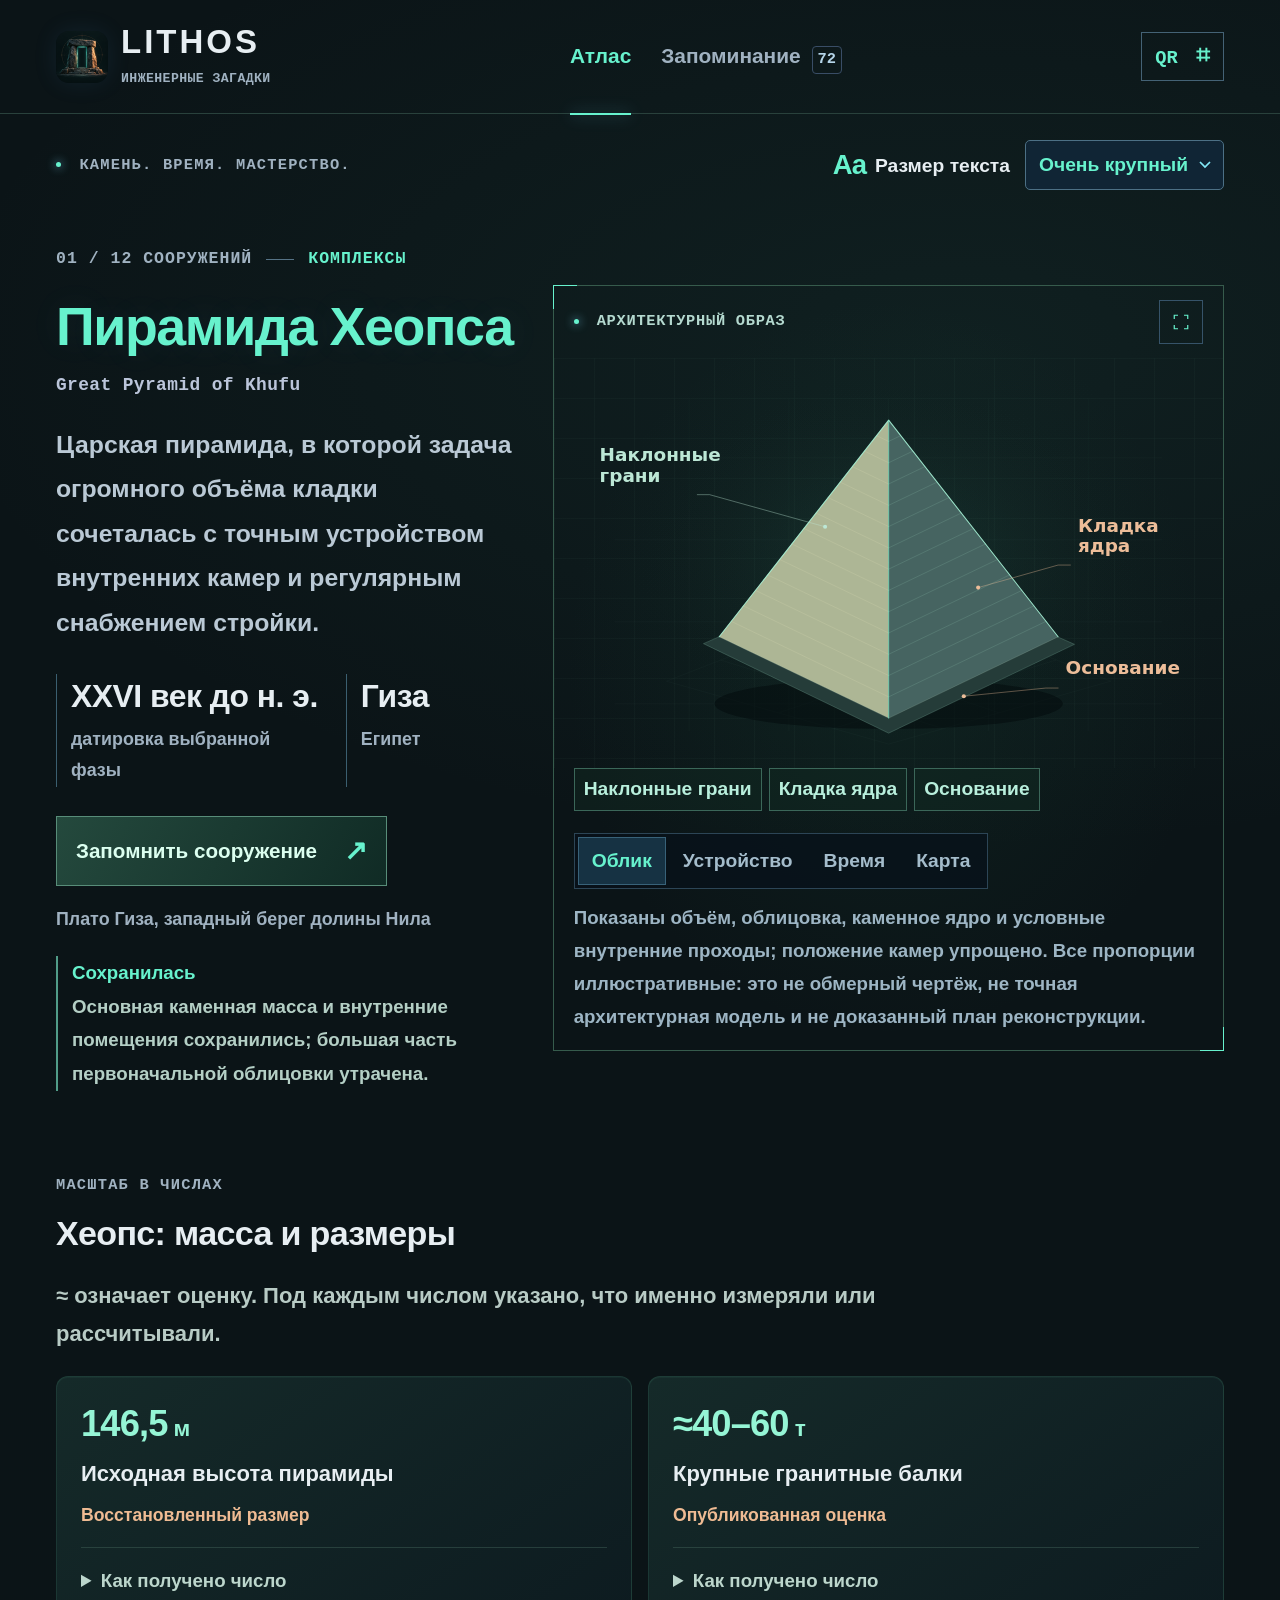
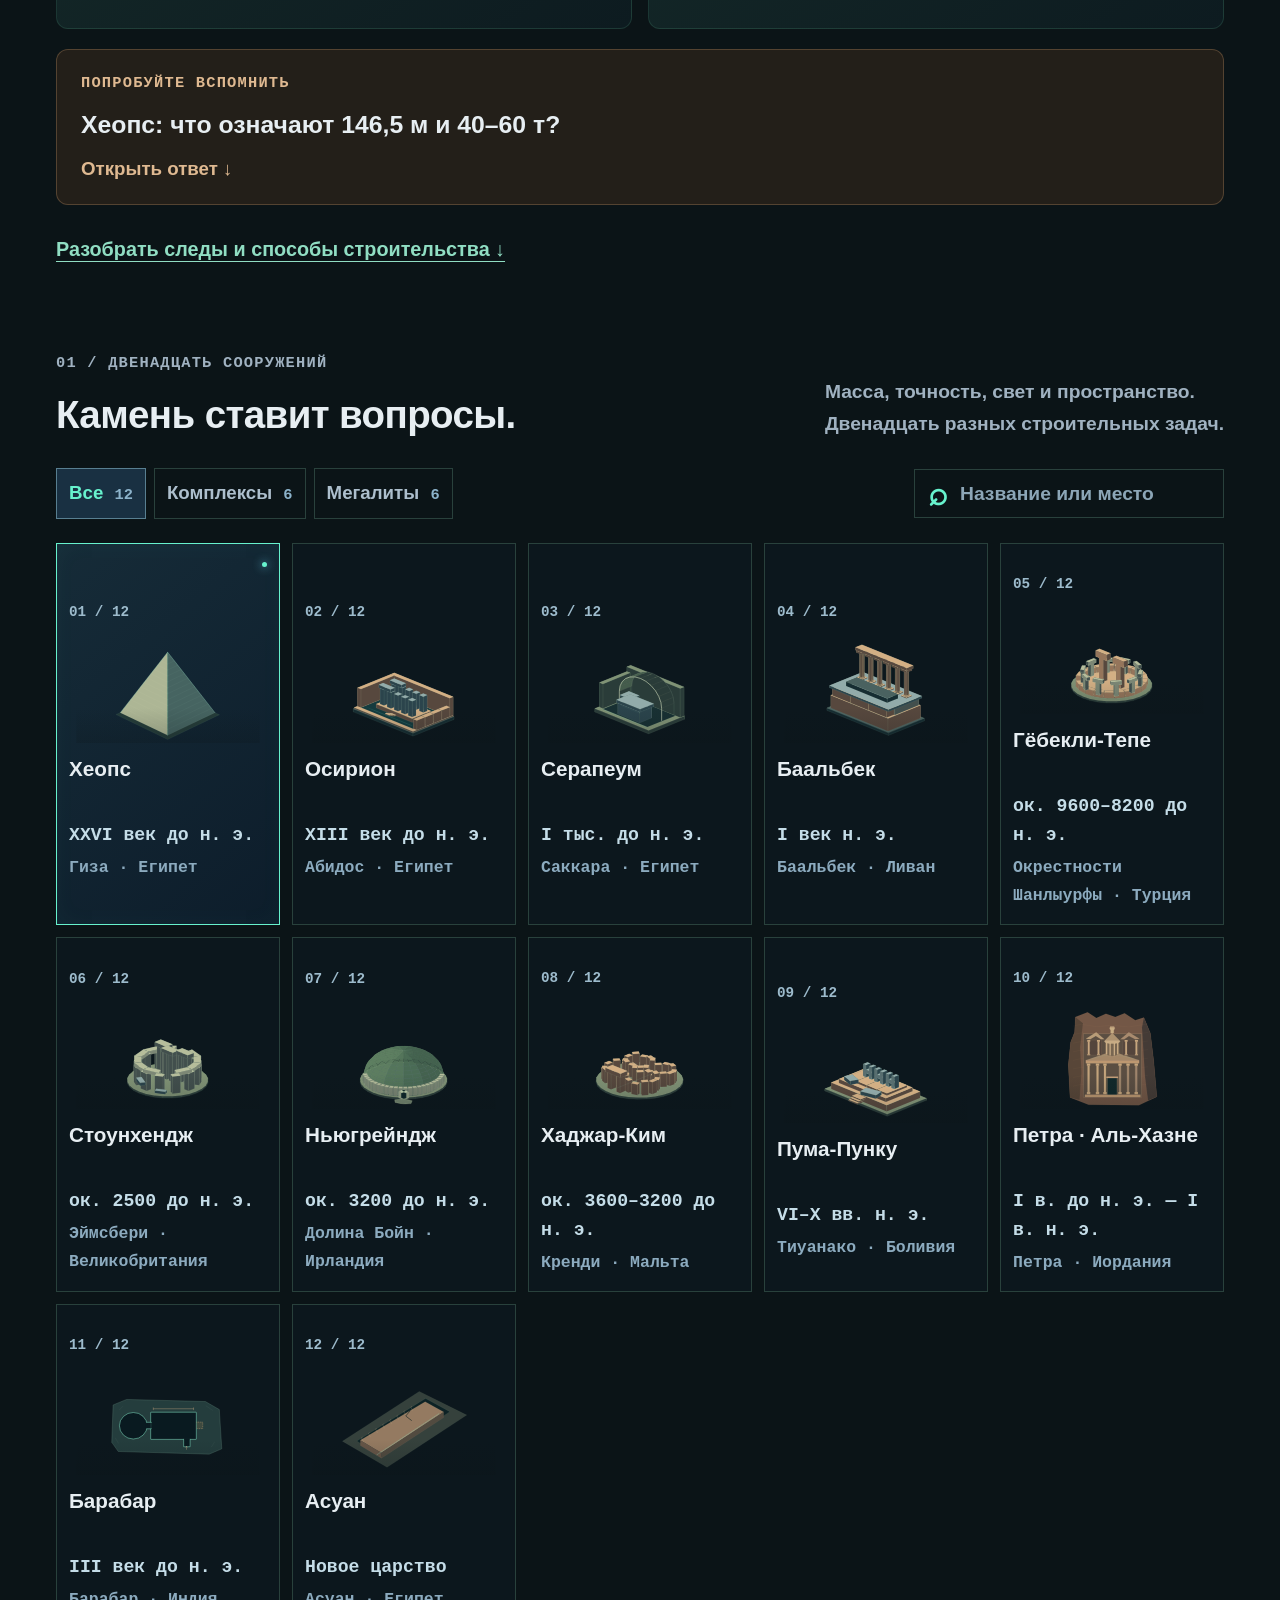
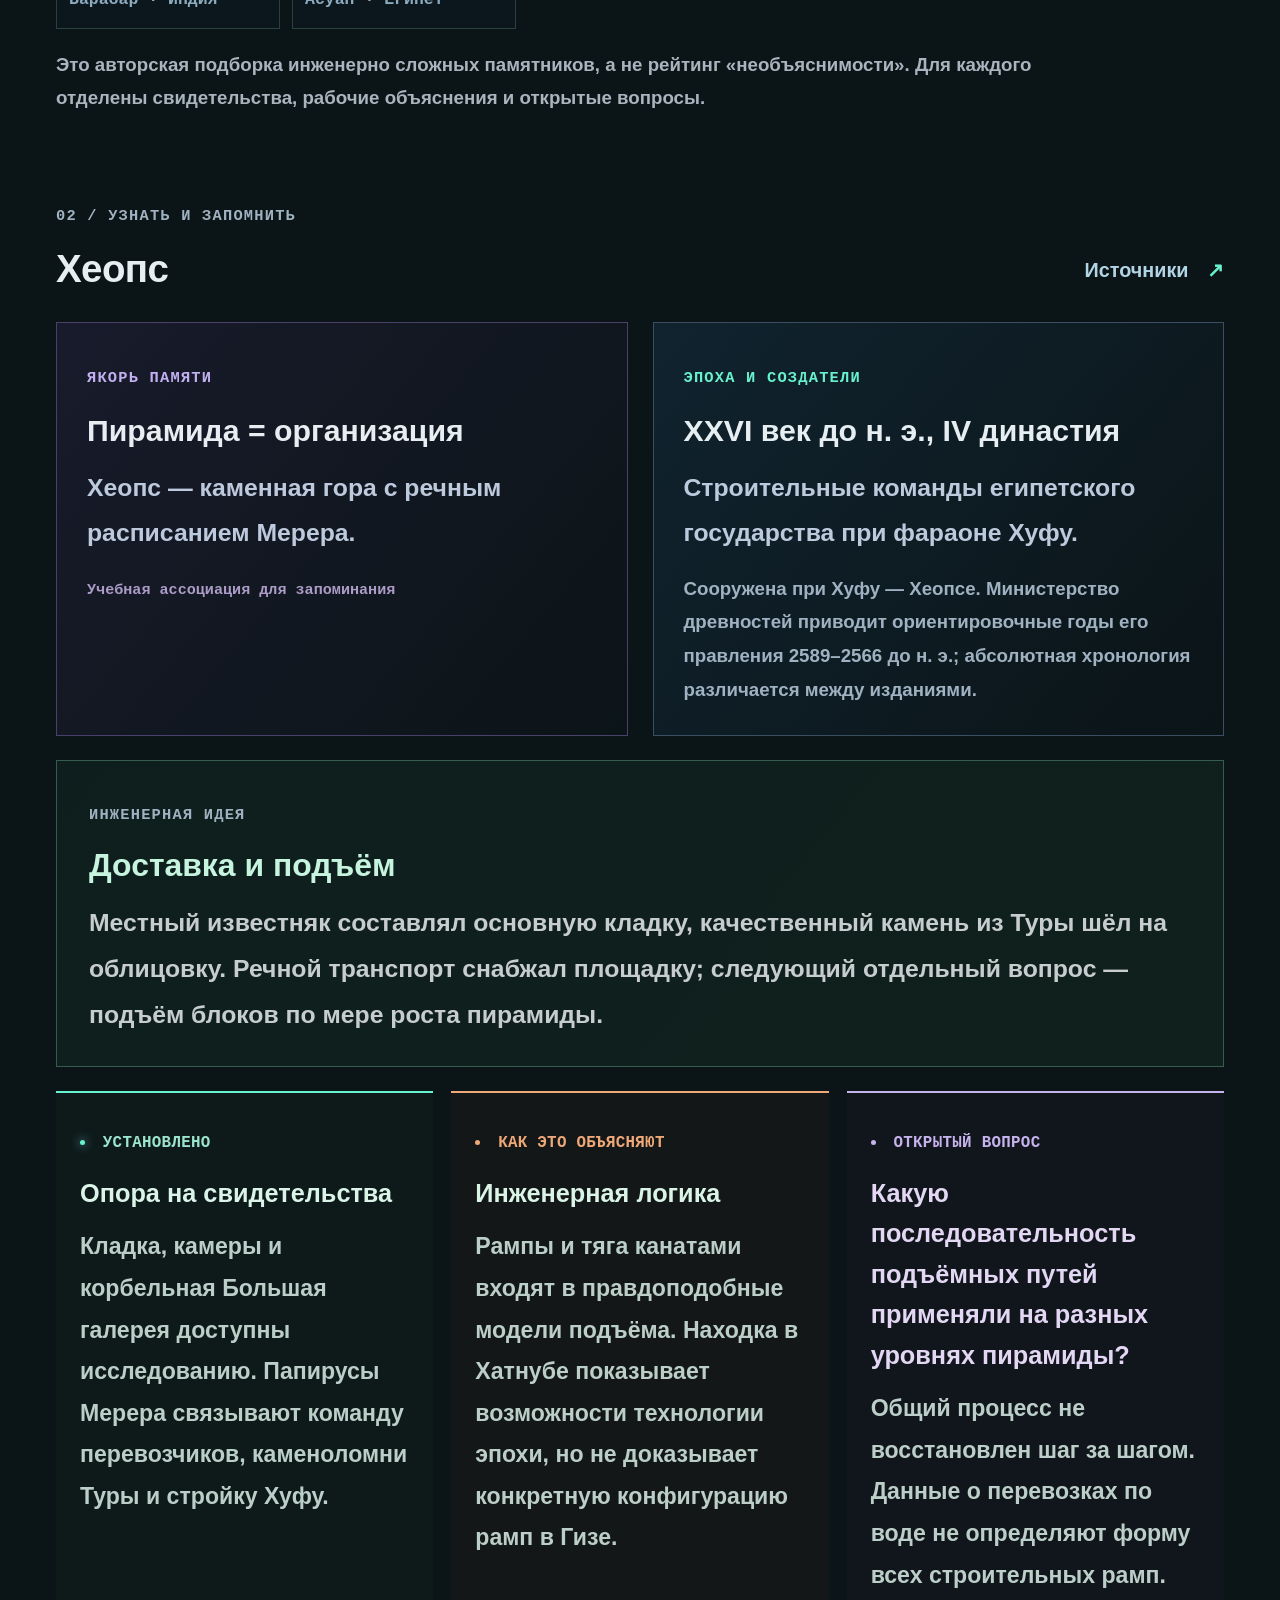
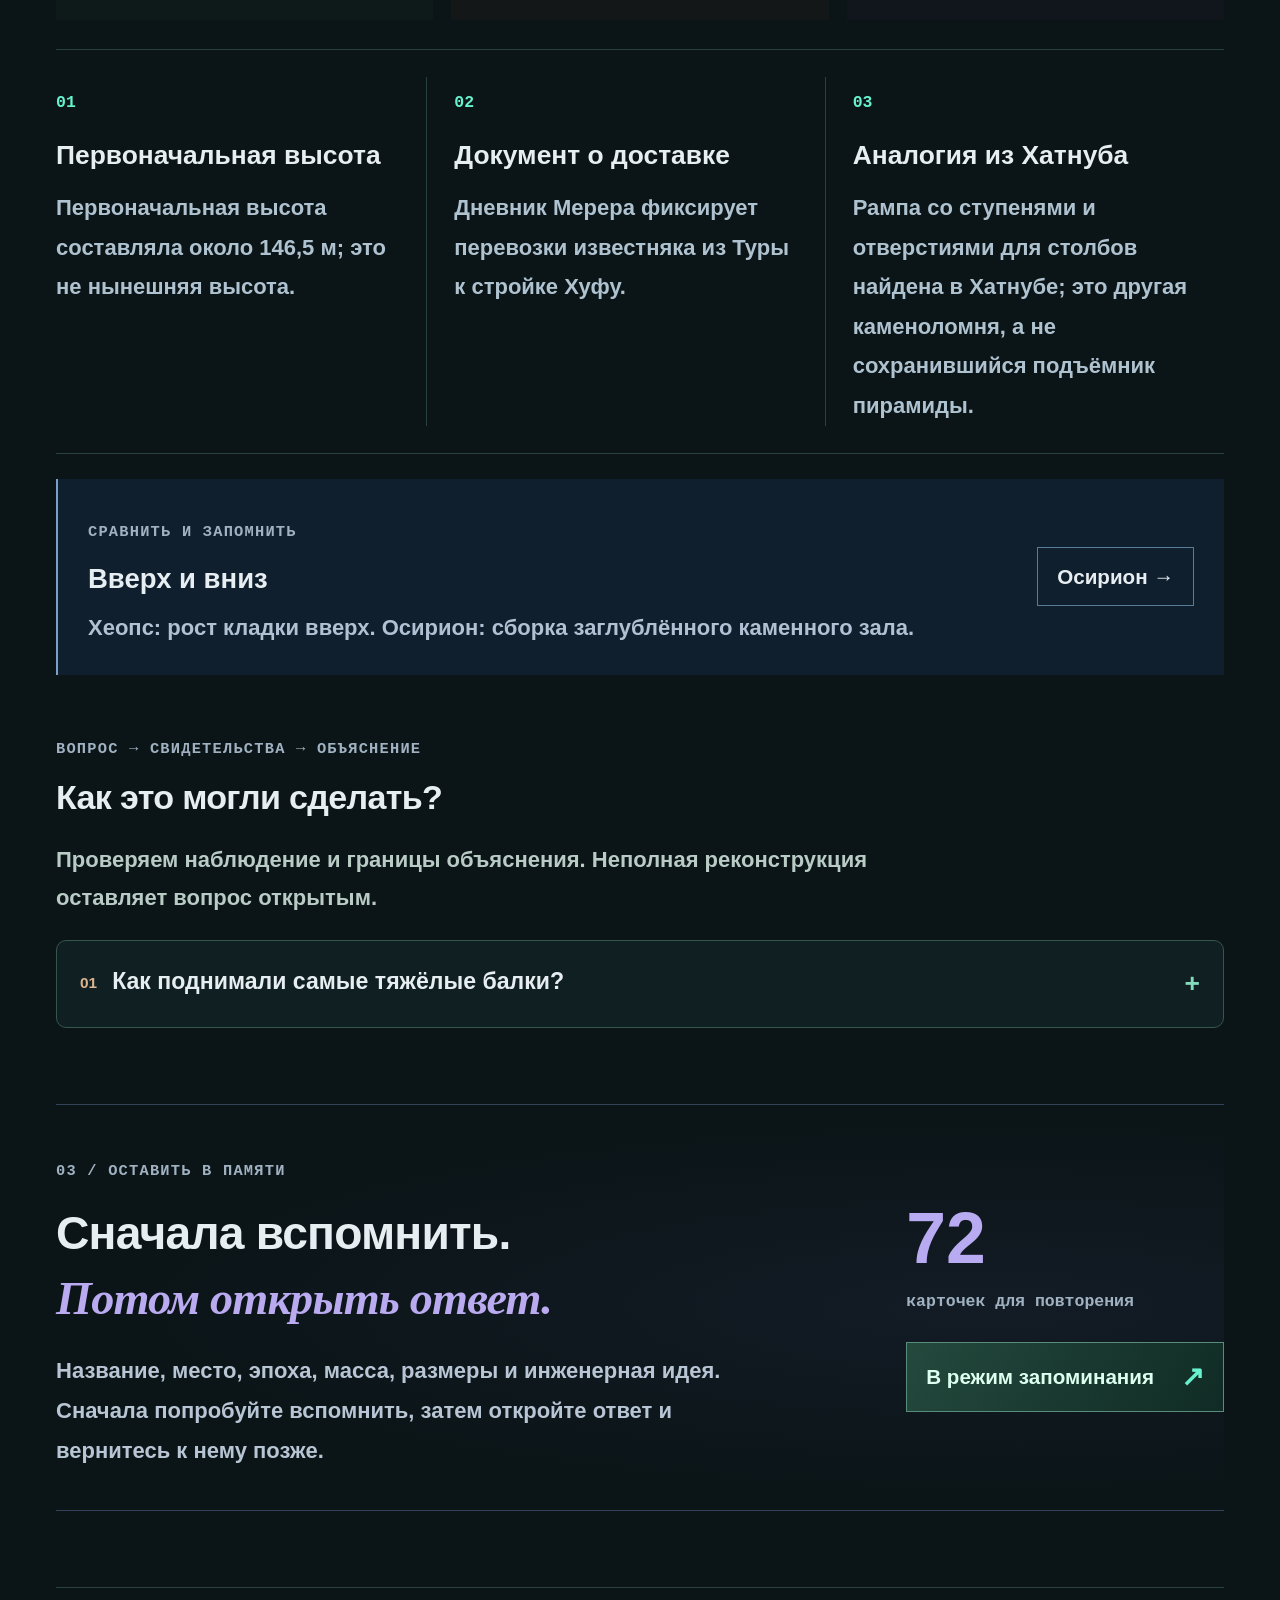
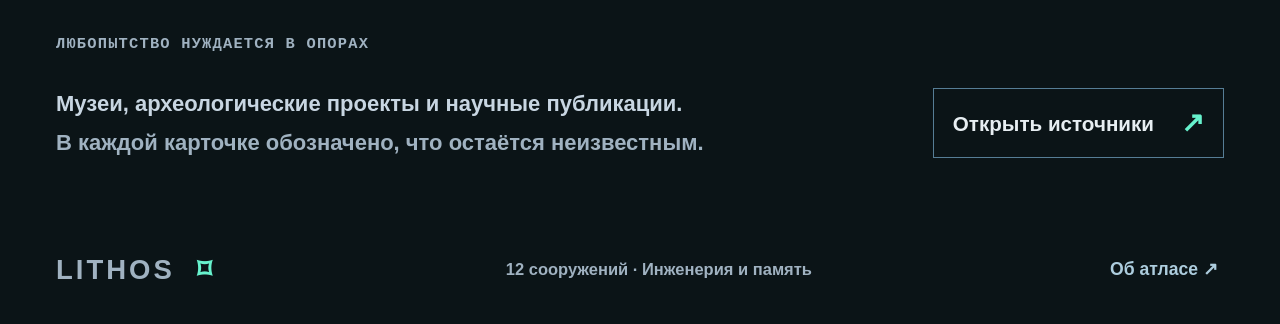
<file: docs/LITHOS.html>
<!doctype html>
<html lang="ru" data-text-size="large">
<head>
  <meta name="atlas-app" content="lithos"><meta name="atlas-version" content="r-564682b2af9197b471c5"><meta name="atlas-built" content="2026-10-10T08:27:54+00:00">
  <meta charset="utf-8"><meta name="viewport" content="width=device-width,initial-scale=1">
  <meta name="theme-color" content="#0b1417"><meta name="description" content="LITHOS — 12 инженерных загадок древности. Чертежи, доказательства, гипотезы и карточки для запоминания.">
  <meta name="application-name" content="LITHOS"><meta name="apple-mobile-web-app-title" content="LITHOS"><meta name="apple-mobile-web-app-capable" content="yes"><meta name="mobile-web-app-capable" content="yes">
  <link rel="icon" type="image/png" sizes="32x32" href="[data-uri]"><link rel="apple-touch-icon" sizes="180x180" href="[data-uri]">
  <title>LITHOS — Инженерные загадки древности</title>
  <script>try{const v=localStorage.getItem('lithos-text-size');if(['normal','large','xlarge'].includes(v))document.documentElement.dataset.textSize=v;}catch{}</script>
  <style>:root{color-scheme:dark;--bg:#0b1417;--panel:#12221f;--border:#29413c;--text:#e7eef2;--muted:#a0b2c1;--cyan:#67f2cd;--violet:#efa878;--amber:#b5df9e;--sans:-apple-system,BlinkMacSystemFont,"Segoe UI",Arial,sans-serif;--mono:Menlo,Consolas,"Liberation Mono",monospace;--serif:Georgia,"Times New Roman",serif}
*{box-sizing:border-box}html{font-size:16px;scroll-behavior:smooth;scroll-padding-top:30px;-webkit-text-size-adjust:100%;text-size-adjust:100%}html[data-text-size=large]{font-size:18px}html[data-text-size=xlarge]{font-size:20px}body{margin:0;background:var(--bg);color:var(--text);font-family:var(--sans);font-size:1.125rem;font-weight:600;line-height:1.75;-webkit-font-smoothing:antialiased;background-image:radial-gradient(ellipse 80% 500px at 75% 350px,#31736320,transparent)}button,input,select{font:inherit}button{color:inherit;background:none;border:0;cursor:pointer}a{color:inherit;text-decoration:none}button,a,select,input{-webkit-tap-highlight-color:transparent}button:focus-visible,a:focus-visible,select:focus-visible,input:focus-visible,[tabindex]:focus-visible{outline:2px solid var(--cyan);outline-offset:4px}button:disabled{cursor:default;opacity:.45}button[hidden],[hidden]{display:none!important}svg{display:block}::selection{background:#3b6a96;color:white}.skip-link{position:fixed;left:20px;top:-90px;background:var(--cyan);color:#0b1824;padding:12px 20px;z-index:100}.skip-link:focus{top:15px}.site-header{max-width:1560px;margin:auto;padding:24px 56px;display:flex;align-items:center;gap:35px;border-bottom:1px solid var(--border)}.brand{display:flex;align-items:center;gap:13px;flex-shrink:0}.app-icon{width:52px;height:52px;border-radius:13px;box-shadow:0 0 24px #458cca1c}.brand>span{font-size:1.5rem;font-weight:750;letter-spacing:4px;line-height:1.1}.brand small{display:block;font:700 .6rem/1.6 var(--mono);letter-spacing:1.2px;color:var(--muted);margin-top:8px}.main-nav{display:flex;align-items:center;justify-content:center;gap:30px;margin:auto;font-size:.95rem;font-weight:750}.main-nav button{position:relative;white-space:nowrap;padding:12px 0;color:var(--muted)}.main-nav .active{color:var(--cyan)}.main-nav .active:after{content:"";position:absolute;bottom:-28px;left:0;right:0;height:2px;background:var(--cyan);box-shadow:0 0 16px #7bddfe70}.nav-count{display:inline-grid;place-items:center;min-width:25px;padding:1px 5px;border:1px solid #394d66;color:#b5d5e9;border-radius:4px;margin-left:5px;font:700 .7rem/1.5 var(--mono)}.header-qr{font:750 .85rem var(--mono);padding:10px 13px;border:1px solid #446275;color:var(--cyan);white-space:nowrap}.header-qr span{font-size:1.1rem;padding-left:7px}main{max-width:1440px;margin:auto;padding:0 56px}.utility-bar{display:flex;align-items:center;justify-content:space-between;gap:25px;padding:26px 0 35px}.eyebrow{font:750 .7rem/1.75 var(--mono);letter-spacing:1.2px;color:var(--muted)}.eyebrow i,.viewer-top i{display:inline-block;width:5px;height:5px;vertical-align:middle;margin-right:8px;border-radius:50%;background:var(--cyan);box-shadow:0 0 10px #7fdbff}.reading-controls{display:flex;align-items:center;gap:15px}.reading-controls label{display:flex;align-items:center;gap:9px;font-size:.875rem;font-weight:750;white-space:nowrap}.reading-controls b{font-size:1.25rem;letter-spacing:-1px;color:var(--cyan)}select{font:700 .875rem/1.45 var(--sans);color:var(--cyan);background-color:#102535;border:1px solid #4c7085;border-radius:5px;min-height:46px;padding:10px 34px 10px 13px;max-width:100%;appearance:none;-webkit-appearance:none;background-image:url("data:image/svg+xml,%3Csvg xmlns='http://www.w3.org/2000/svg' width='12' height='8' viewBox='0 0 12 8'%3E%3Cpath d='m1 1 5 5 5-5' fill='none' stroke='%2382e9f7' stroke-width='1.7'/%3E%3C/svg%3E");background-repeat:no-repeat;background-position:right 12px center;background-size:12px 8px}.hero{display:grid;grid-template-columns:minmax(310px,.9fr) minmax(0,1.3fr);gap:32px;align-items:center;min-height:540px}.hero-copy{padding:20px 0}.wonder-meta{font:700 .75rem/1.65 var(--mono);color:var(--cyan);letter-spacing:1px;display:flex;gap:14px;align-items:center;flex-wrap:wrap}.wonder-meta>span:first-child{color:var(--muted)}.wonder-meta i{width:28px;height:1px;background:#567386}h1{font-size:clamp(3rem,5.8vw,4.75rem);line-height:1.15;font-weight:750;letter-spacing:-2.5px;margin:23px 0 13px;color:var(--cyan);text-shadow:0 0 35px #78dfff16}h1.long-title{font-size:clamp(2.25rem,4.2vw,3.6rem);letter-spacing:-1.4px}.wonder-english{font:650 .8125rem/1.75 var(--mono);color:#bbc5da;letter-spacing:.4px;margin:0 0 21px}.hero-summary{font-size:1.125rem;line-height:1.8;color:#bac9d5;max-width:510px;margin:0}.hero-stats{display:flex;flex-wrap:wrap;gap:28px;margin:29px 0}.hero-stats>div{border-left:1px solid #3b5f70;padding-left:14px;min-width:0}.hero-stats strong{display:block;font-size:1.8rem;line-height:1.4;letter-spacing:-.5px;font-weight:750;white-space:nowrap}.hero-stats span{display:block;font:650 .7rem/1.75 var(--mono);color:var(--muted);margin-top:5px;max-width:210px}.primary-button,.secondary-button{display:inline-flex;align-items:center;justify-content:space-between;gap:27px;min-height:50px;padding:12px 19px;border:1px solid #567d95;font-size:.9375rem;font-weight:750;line-height:1.6;text-align:left}.primary-button{background:linear-gradient(125deg,#1c3a4c,#132630);color:#d1f4fa}.primary-button>span,.secondary-button>span{font-size:1.25rem;color:var(--cyan)}.primary-button:hover,.secondary-button:hover{border-color:var(--cyan);background-color:#18364b;box-shadow:0 0 24px #6acafa12}.hero-location{font-size:.8125rem;color:var(--muted);line-height:1.7;max-width:490px;margin:18px 0 0}.viewer{border:1px solid #2b4b60;background:radial-gradient(ellipse at 50% 50%,#14375633,transparent 65%);position:relative;isolation:isolate;min-width:0}.viewer:before,.viewer:after{content:"";position:absolute;width:23px;height:23px;border-color:var(--cyan);pointer-events:none}.viewer:before{top:-1px;left:-1px;border-top:1px solid;border-left:1px solid}.viewer:after{right:-1px;bottom:-1px;border-right:1px solid;border-bottom:1px solid}.viewer-top{display:flex;align-items:center;justify-content:space-between;gap:15px;padding:14px 20px;font:750 .7rem/1.65 var(--mono);letter-spacing:.7px;color:#b0d3e0}.icon-button{display:grid;place-items:center;flex-shrink:0;width:42px;height:42px;border:1px solid #365369;color:var(--cyan);line-height:1}.icon-button svg{width:18px;stroke:currentColor;stroke-width:1.6;fill:none}.icon-button:hover{background:#1a3247}.viewer-content{height:410px;min-height:0;overflow:hidden;position:relative;background-image:linear-gradient(#8ac0e406 1px,transparent 1px),linear-gradient(90deg,#8ac0e406 1px,transparent 1px);background-size:40px 40px}.viewer-content>svg{width:100%;height:100%}.viewer-bottom{display:flex;align-items:center;justify-content:space-between;gap:18px;padding:10px 20px 13px;flex-wrap:wrap}.view-tabs{display:flex;background:#08111bbb;border:1px solid #2c4556;padding:3px;gap:3px}.view-tabs button{font-size:.875rem;font-weight:750;line-height:1.5;color:#a4bccb;padding:9px 17px;border:1px solid transparent;min-height:42px;white-space:nowrap}.view-tabs .active{background:#163243;border-color:#386279;color:var(--cyan)}.viewer-code{font:700 .65rem/1.65 var(--mono);letter-spacing:1px;color:#8faabc}.viewer-note{font-size:.6875rem;line-height:1.75;font-weight:650;color:#9db5c4;margin:0;padding:0 20px 17px}.viewer.expanded{position:fixed;inset:18px;z-index:50;background:var(--bg);box-shadow:0 0 0 35px #030711e8;display:flex;flex-direction:column}.expanded .viewer-content{flex:1;height:auto}.expanded .viewer-bottom,.expanded .viewer-note{width:100%;max-width:900px;align-self:center}.section-heading{display:flex;align-items:flex-end;justify-content:space-between;gap:25px;margin-bottom:27px}.section-heading h2{font-size:1.75rem;font-weight:750;line-height:1.35;letter-spacing:-.6px;margin:9px 0 0}.section-heading>p{font-size:.875rem;line-height:1.7;color:var(--muted);margin:0}.collection{padding-top:58px}.collection-toolbar{display:flex;justify-content:space-between;gap:25px;align-items:center;margin-bottom:24px}.range-filters{display:flex;gap:8px;flex-wrap:wrap}.range-filters button{font-size:.85rem;font-weight:700;white-space:nowrap;padding:8px 12px;border:1px solid var(--border);min-height:42px;color:#adbfcd}.range-filters span{font:700 .7rem var(--mono);color:#8cb3cb;margin-left:6px}.range-filters .active{border-color:#587f91;background:#193042;color:var(--cyan)}.search{display:flex;align-items:center;border:1px solid var(--border);padding:6px 13px;gap:10px;max-width:310px;width:100%}.search span{font-size:1.5rem;line-height:1;color:var(--cyan)}.search input{font-size:.875rem;width:100%;min-width:0;border:0;background:none;color:var(--text);outline:none;min-height:33px}.search:focus-within{border-color:var(--cyan)}.search input::placeholder{color:#8ca6b7}.wonder-grid{display:grid;grid-template-columns:repeat(7,minmax(0,1fr));gap:12px}.wonder-card{border:1px solid var(--border);background:#0e1a248c;padding:14px 12px;text-align:left;position:relative;min-width:0;transition:background .15s,border-color .15s}.wonder-card:hover{background:#172c3b;border-color:#49758f}.wonder-card.selected{border-color:#6eafc2;background:linear-gradient(140deg,#1d3b4e99,#0d1d2b)}.wonder-card.selected:after{content:"";position:absolute;right:12px;top:18px;width:5px;height:5px;border-radius:50%;background:var(--cyan);box-shadow:0 0 10px #73dffe}.wonder-card-number{font:700 .65rem var(--mono);color:#9dbbcc}.wonder-card-visual{height:68px;margin:3px 0 11px}.wonder-card-visual svg{width:100%;height:100%}.wonder-card-name{font-size:.825rem;font-weight:750;line-height:1.45;display:block;min-height:2.9em}.wonder-card-alt{font:700 .72rem/1.6 var(--mono);display:block;color:#c5dde8;margin-top:7px}.wonder-card-range{font:650 .6rem/1.7 var(--mono);color:#8cabbf;display:block;margin-top:4px;letter-spacing:.4px}.empty-search{padding:35px 20px;border:1px solid var(--border);text-align:center;font-size:1rem;color:var(--muted)}.empty-search button{color:var(--cyan);text-decoration:underline;margin-left:10px}.wonder-details{padding-top:76px}.text-button{font-size:.9rem;font-weight:750;line-height:1.6;color:#b2d5e6;padding:8px 0}.text-button>span{margin-left:13px;color:var(--cyan)}.insight-grid{display:grid;grid-template-columns:1fr 1fr;gap:25px}.memory-anchor,.historical-context{padding:29px 30px;border:1px solid #4a416b;background:linear-gradient(130deg,#29244570,transparent)}.memory-anchor .eyebrow{color:#c2b0f2}.historical-context{border-color:#3b4e62;background:linear-gradient(130deg,#16344a77,transparent)}.historical-context .eyebrow{color:var(--cyan)}.insight-grid h3{font-size:1.375rem;font-weight:750;line-height:1.5;margin:13px 0}.insight-grid p{font-size:1.125rem;line-height:1.8;color:#bdc9dc;margin:0}.memory-anchor small{font:600 .6875rem/1.8 var(--mono);color:#ac9cc7;display:block;margin-top:21px}.historical-context .history-note{font-size:.85rem;margin-top:16px;color:var(--muted)}.facts-grid{display:grid;grid-template-columns:repeat(3,1fr);gap:27px;border-top:1px solid var(--border);border-bottom:1px solid var(--border);margin-top:29px;padding:27px 0}.fact-item{border-right:1px solid var(--border);padding-right:26px}.fact-item:last-child{border-right:0;padding-right:0}.fact-item>span{font:700 .75rem var(--mono);color:var(--cyan)}.fact-item h3{font-size:1.2rem;font-weight:750;line-height:1.5;margin:16px 0 12px}.fact-item p{font-size:1rem;line-height:1.8;color:#afc2d0;margin:0}.pair-panel{display:flex;align-items:center;justify-content:space-between;gap:28px;padding:27px 30px;background:#101f2e;border-left:2px solid #7a9fc9;margin-top:25px}.pair-panel>div{flex:1;min-width:0}.pair-panel h3{font-size:1.25rem;line-height:1.5;margin:9px 0;font-weight:750}.pair-panel p{font-size:1rem;line-height:1.8;color:#afc1d3;margin:0}.pair-panel button{max-width:280px;flex-shrink:0}.learn-invite{display:flex;justify-content:space-between;align-items:center;gap:60px;border-top:1px solid #33435c;border-bottom:1px solid #33435c;padding:40px 0;margin:76px 0;background:radial-gradient(ellipse at 80% 50%,#2730494a,transparent 65%)}.learn-invite>div:first-child{max-width:690px}.learn-invite h2{font-size:2.1rem;font-weight:700;line-height:1.4;letter-spacing:-.8px;margin:13px 0 20px}.learn-invite em{font-family:var(--serif);color:#baaaf0;font-weight:600}.learn-invite p{font-size:1rem;line-height:1.8;color:#b8c5d4;margin:0}.invite-action{display:flex;align-items:flex-start;flex-direction:column;min-width:300px}.invite-count{font-size:3.25rem;font-weight:700;line-height:1;color:#b9abf2}.invite-label{font:600 .75rem/1.8 var(--mono);color:var(--muted);margin:12px 0 25px}.source-strip{border-top:1px solid var(--border);padding:30px 0;margin:60px 0 30px}.source-strip>div{display:flex;justify-content:space-between;align-items:center;gap:30px}.source-strip p{font-size:1rem;line-height:1.8;color:#c8d6e2}.source-strip p span{color:var(--muted)}.source-strip button{flex-shrink:0}footer{max-width:1440px;margin:auto;padding:0 56px 30px;display:flex;align-items:center;justify-content:space-between;gap:25px;font-size:.75rem;color:var(--muted);line-height:1.8}.footer-brand{font-size:1.25rem;font-weight:750;letter-spacing:3px;display:flex;align-items:center;gap:22px}.footer-brand span{color:var(--cyan)}footer button{font-size:.8rem;color:#adcdde}.learn-heading{padding:20px 0 30px}.learn-heading h1{color:#e6eef9;font-size:clamp(2.8rem,5.3vw,4rem);margin:14px 0 20px}.learn-heading h1 em{font-family:var(--serif);color:#b9a9ee;font-weight:600}.learn-heading>p{font-size:1.125rem;color:#b8c6d6;line-height:1.8;max-width:790px;margin:0}.study-stats{display:grid;grid-template-columns:repeat(3,1fr);border-top:1px solid var(--border);border-bottom:1px solid var(--border);padding:27px 0;gap:27px}.study-stats>div{border-left:1px solid #3a536b;padding-left:21px}.study-stats strong{display:block;font-size:2.1rem;font-weight:700;line-height:1.3}.study-stats span{font-size:.85rem;color:var(--muted);display:block;margin-top:7px}.study-stats>div:first-child strong{color:var(--cyan)}.review-setup{background:#111e2c;border:1px solid #2f4358;padding:29px 31px;margin-top:30px}.setup-fields{display:grid;grid-template-columns:1fr 1fr;gap:27px}.setup-fields label{font-size:.875rem;font-weight:700;color:#afc1d0}.setup-fields select{display:block;width:100%;margin-top:10px;color:#d7eaf7}.start-review{display:flex;align-items:center;justify-content:space-between;gap:25px;border-top:1px solid #2d4054;margin-top:27px;padding-top:25px}.start-review h2{font-size:1.375rem;font-weight:750;line-height:1.5;margin:0 0 8px}.start-review p{font-size:.95rem;color:#acbfd0;line-height:1.7;margin:0;max-width:660px}.start-review .primary-button{flex-shrink:0}.review-setup>.text-button{margin-top:18px}.study-method{display:grid;grid-template-columns:repeat(3,1fr);gap:32px;padding-top:40px}.study-method>div>span{font:700 .8rem var(--mono);color:var(--violet)}.study-method h3{font-size:1.25rem;line-height:1.5;margin:13px 0 9px;font-weight:750}.study-method p{font-size:1rem;color:#afc0d0;line-height:1.8;margin:0}.review-session{max-width:890px;margin:0 auto}.session-top{display:flex;align-items:center;justify-content:space-between;gap:20px;margin-bottom:17px}.session-top>span{font:700 .8rem/1.7 var(--mono);color:#b3c9dc}.session-progress{height:3px;background:#243246;margin-bottom:23px}.session-progress>span{display:block;height:100%;background:linear-gradient(90deg,var(--cyan),var(--violet));transition:width .2s}.flashcard{min-height:450px;text-align:center;padding:38px 45px;border:1px solid #476479;background:radial-gradient(ellipse at 50% 0,#21344d77,transparent 75%),#101b2a;box-shadow:0 0 40px #060d191a;display:flex;flex-direction:column;justify-content:center}.flashcard>.eyebrow{color:#acc5dc}.card-motif{color:#7cdcef;font:3.2rem/1 var(--serif);margin:22px 0 12px;text-shadow:0 0 25px #82dbff44}.flashcard h2{font-size:1.7rem;font-weight:750;line-height:1.5;letter-spacing:-.5px;margin:15px auto;max-width:720px}.flashcard #card-hint{font-size:1rem;line-height:1.8;max-width:620px;color:#a9bfce;margin:17px auto 27px}.flashcard .primary-button{margin:0 auto;gap:40px}.flashcard #card-answer{font-size:2.1rem;color:var(--cyan);line-height:1.4}.answer-detail{font-size:1.125rem;color:#c3d4e2;line-height:1.8}.answer-anchor{border-top:1px solid #3c3859;text-align:left;padding-top:19px;margin:22px 0 12px}.answer-anchor>span{font:750 .75rem var(--mono);color:var(--violet);letter-spacing:1px}.answer-anchor p{font-size:1rem;line-height:1.8;color:#c6beda;margin:8px 0 0}.rating-buttons{display:grid;grid-template-columns:repeat(3,1fr);gap:13px;margin-top:20px}.rating-buttons button{padding:18px 12px;border:1px solid #46506a;background:#111f30;min-width:0}.rating-buttons button:first-child{border-color:#77613e;background:#2b241d}.rating-buttons button:last-child{border-color:#546194;background:#1c263f}.rating-buttons button:hover{border-color:var(--cyan)}.rating-buttons strong{display:block;font-size:1.0625rem;line-height:1.5;font-weight:750}.rating-buttons span{display:block;font-size:.8rem;line-height:1.6;color:#a8becf;margin-top:5px}.rating-buttons button:first-child span{color:#d2b791}.study-footnote{font-size:.8rem;line-height:1.8;color:#94afc2;margin:21px 0 0}.review-complete{text-align:center;border:1px solid #34596b;padding:45px 35px;background:#11211f;max-width:840px;margin:auto}.finish-symbol{color:var(--cyan);font-size:3rem}.review-complete h2{font-size:2rem;font-weight:750;line-height:1.4}.review-complete p{font-size:1.125rem;line-height:1.8;color:#b4c8d7}.review-complete button{margin:18px auto 0}.height-chart{height:100%;overflow-y:auto;padding:8px 20px 15px;scrollbar-width:thin;scrollbar-color:#467590 #0b1724}.chart-intro{font-size:.75rem;color:var(--muted);line-height:1.7;margin:0 0 13px}.height-row{display:grid;grid-template-columns:minmax(105px,1.4fr) minmax(20px,1fr) auto;align-items:center;gap:13px;border-bottom:1px solid #243c4d;min-height:44px;width:100%;padding:9px 0;text-align:left}.height-row .chart-name{font-size:.8rem;font-weight:700;line-height:1.5}.height-row .chart-value{font:700 .7rem var(--mono);color:#afcede;white-space:nowrap}.bar-track{height:5px;background:#233346;display:block}.bar-track i{display:block;min-width:3px;height:100%;background:#617695}.height-row.active{color:var(--cyan)}.height-row.active .bar-track i{background:var(--cyan);box-shadow:0 0 13px #84dcff33}.map-dot{cursor:pointer}.map-dot .map-hit{fill:transparent}.map-dot .map-badge{fill:#102b24;stroke:#589783;stroke-width:1.4}.map-dot text{font:750 23px var(--sans);text-anchor:middle;dominant-baseline:middle;fill:#dcf6eb;pointer-events:none}.map-dot.active .map-badge{fill:#4c3b27;stroke:var(--amber);stroke-width:2}.map-dot:focus-visible .map-badge{stroke:white;stroke-width:3}.map-caption{font:700 20px var(--mono);fill:#a4c9be;letter-spacing:1px}.map-degree{font:600 17px var(--mono);fill:#7fa699}dialog{background:#11211f;color:var(--text);border:1px solid #466579;padding:30px 34px;max-width:860px;width:calc(100% - 30px);max-height:88dvh;box-shadow:0 0 90px #0008}dialog::backdrop{background:#020c0be8;backdrop-filter:blur(8px)}.dialog-top{display:flex;align-items:center;justify-content:space-between;gap:15px}dialog h2{font-size:1.8rem;font-weight:750;line-height:1.4;margin:22px 0}dialog>p{font-size:1rem;line-height:1.8;color:#bbccda}.source-group{border-top:1px solid var(--border);padding-top:18px;margin-top:25px}.source-group h3{font-size:1.3rem;font-weight:750;margin:5px 0 15px}.source-link{display:block;border-left:1px solid #52748f;padding-left:16px;margin:18px 0}.source-link strong{display:block;font-size:.9375rem;line-height:1.75;color:var(--cyan);font-weight:750}.source-link span{display:block;font-size:.875rem;color:#a3bbcd;line-height:1.75;margin-top:5px}.source-link:hover strong{text-decoration:underline}.source-policy{font-size:.8rem;line-height:1.85;border-top:1px solid var(--border);padding-top:20px;margin-top:28px}.height-note{font-size:.85rem;color:#b6c8d8;line-height:1.8}.qr-art{background:white;max-width:270px;margin:23px auto}.qr-art svg{width:100%;height:auto}#qr-dialog{max-width:490px;text-align:center}#qr-dialog .dialog-top{text-align:left}#qr-dialog>p{font-size:1rem}.qr-url{display:block;font:700 .8rem/1.8 var(--mono);color:var(--cyan);overflow-wrap:anywhere;margin:21px 0}#qr-dialog>.secondary-button{margin:0 auto}.toast{position:fixed;left:50%;bottom:24px;transform:translate(-50%,20px);padding:12px 23px;border:1px solid #567993;background:#132c3d;color:#dbf2ff;opacity:0;pointer-events:none;transition:.2s;z-index:100;font-size:.9rem;text-align:center;max-width:calc(100% - 32px)}.toast.show{opacity:1;transform:translate(-50%,0)}
@media(min-width:1500px){.viewer-content{height:450px}}
@media(max-width:1200px){.site-header{padding:23px 35px;gap:24px}main{padding:0 35px}.hero{grid-template-columns:minmax(280px,.95fr) minmax(0,1.05fr);gap:24px}.hero-stats{gap:19px}.hero-stats strong{font-size:1.6rem}.viewer-content{height:380px}.viewer-top{font-size:.65rem}.viewer-bottom{padding:12px 14px}.viewer-code{display:none}.wonder-grid{grid-template-columns:repeat(4,minmax(0,1fr))}.wonder-card-name{font-size:.925rem}.wonder-card-visual{height:72px}.wonder-card-range{font-size:.6875rem}.wonder-card-alt{font-size:.8rem}.pair-panel{flex-wrap:wrap}.pair-panel button{max-width:none}.learn-invite{gap:35px}.invite-action{min-width:260px}footer{padding:0 35px 30px}.main-nav{gap:24px}.hero-location{font-size:.8rem}.hero-summary{font-size:1.0625rem}}
@media(max-width:1000px){.hero{grid-template-columns:1fr;gap:26px}.hero-copy{padding-top:10px;max-width:850px}.hero h1{font-size:3.9rem}.hero h1.long-title{font-size:3rem}.hero-summary{font-size:1.125rem;max-width:750px}.hero-stats{gap:40px}.hero-stats strong{font-size:2rem}.hero-location{max-width:750px}.viewer-content{height:470px}.viewer-bottom{justify-content:space-between;padding:10px 20px 17px}.viewer-code{display:block}.section-heading{flex-wrap:wrap}.section-heading>p br{display:none}.collection-toolbar{flex-wrap:wrap}.search{max-width:340px}.facts-grid{grid-template-columns:1fr;gap:0;padding:0}.fact-item{border-right:0;border-bottom:1px solid var(--border);padding:26px 0}.fact-item:last-child{border-bottom:0;padding:26px 0}.fact-item h3{margin-top:9px}.fact-item p{font-size:1.125rem}.learn-invite{gap:35px;align-items:flex-start}.learn-invite h2{font-size:1.8rem}.invite-action{min-width:230px}.invite-action .primary-button{font-size:.875rem;padding:12px 15px;gap:17px}.start-review{flex-wrap:wrap}.study-method{gap:23px}.source-strip>div{flex-wrap:wrap}.brand small{font-size:.55rem}.main-nav{font-size:.875rem;gap:20px}.study-stats span{font-size:.8rem}.insight-grid{gap:20px}.memory-anchor,.historical-context{padding:25px}.height-row{grid-template-columns:minmax(130px,1.1fr) 2fr auto}.height-row .chart-name{font-size:1rem}.height-row .chart-value{font-size:.8rem}.chart-intro{font-size:.8rem}}
@media(max-width:760px){.site-header{padding:19px 25px;gap:18px;flex-wrap:wrap}.brand>span{font-size:1.45rem}.brand small{display:none}.app-icon{width:46px;height:46px;border-radius:12px}.main-nav{order:3;flex-basis:100%;justify-content:space-between;margin:0;gap:20px}.main-nav .active:after{bottom:-19px}.header-qr{margin-left:auto}.utility-bar{padding:24px 0 28px;flex-wrap:wrap;gap:18px}.utility-caption{font-size:.6875rem}.reading-controls{margin-left:auto}.hero h1{font-size:3.4rem}.hero h1.long-title{font-size:2.65rem}.wonder-grid{grid-template-columns:repeat(3,minmax(0,1fr))}.wonder-card-name{font-size:.825rem}.wonder-card-range{font-size:.625rem}.section-heading h2{font-size:1.6rem}.collection-toolbar{gap:18px}.search{max-width:100%}.insight-grid{grid-template-columns:1fr}.pair-panel{padding:24px}.learn-invite{flex-direction:column}.invite-action{width:100%;min-width:0;display:grid;grid-template-columns:auto 1fr;gap:8px 20px;align-items:center}.invite-label{margin:0;max-width:230px}.invite-action .primary-button{grid-column:1/-1;justify-self:start;margin-top:16px;font-size:1rem}.source-strip button{max-width:100%}.study-method{grid-template-columns:1fr;gap:25px}.study-method h3{margin:8px 0}.study-stats{gap:15px}.study-stats>div{padding-left:15px}.study-stats span{font-size:.75rem}.setup-fields{grid-template-columns:1fr;gap:20px}.flashcard{padding:32px;min-height:430px}.review-setup{padding:25px}.flashcard h2{font-size:1.5rem}.flashcard #card-answer{font-size:1.8rem}footer{flex-wrap:wrap;gap:18px}.viewer-content{height:410px}}
@media(max-width:500px){main{padding:0 20px}.site-header{padding:18px 20px}.brand>span{font-size:26px;letter-spacing:3px}.app-icon{width:45px;height:45px}.main-nav{font-size:.9375rem;gap:16px}.nav-count{font-size:.7rem}.reading-controls{justify-content:space-between;gap:12px;width:100%;flex-wrap:wrap}.reading-controls label{font-size:.875rem}.reading-controls select{font-size:.875rem}.utility-bar{gap:14px}.hero{gap:24px}.hero-copy{padding:0}.wonder-meta{font-size:.75rem;gap:10px}.hero h1{font-size:clamp(2.6rem,12.2vw,3.7rem);letter-spacing:-1.5px;margin:19px 0 10px}.hero h1.long-title{font-size:clamp(2rem,9.2vw,2.75rem);letter-spacing:-1.2px}.wonder-english{font-size:.75rem}.hero-summary{font-size:1.125rem;line-height:1.8}.hero-stats{gap:28px;margin:26px 0}.hero-stats strong{font-size:1.75rem}.hero-stats span{font-size:.6875rem;max-width:155px}.hero-stats>div{padding-left:12px}.primary-button,.secondary-button{font-size:1rem;gap:22px}.hero-location{font-size:.8125rem}.viewer-top{padding:13px 14px;font-size:.625rem;gap:10px}.viewer-content{height:290px}.viewer-bottom{padding:10px 12px 14px;justify-content:center}.viewer-code{display:none}.view-tabs{width:100%;justify-content:center}.view-tabs button{flex:1;padding:9px 12px;font-size:.875rem}.viewer-note{font-size:.6875rem;padding:0 15px 16px}.viewer.expanded{inset:10px;overflow:auto}.expanded .viewer-content{min-height:280px;flex:1 0 280px}.expanded .viewer-top{font-size:.7rem}.expanded .viewer-note,.expanded .viewer-bottom{flex-shrink:0}.collection{padding-top:46px}.section-heading{align-items:flex-start;gap:18px;margin-bottom:24px}.section-heading h2{font-size:1.625rem}.section-heading .eyebrow{font-size:.6875rem}.section-heading>p{font-size:.875rem}.range-filters{gap:8px}.range-filters button{font-size:.8rem;padding:8px 10px}.range-filters span{font-size:.7rem;margin-left:4px}.wonder-grid{grid-template-columns:repeat(2,minmax(0,1fr));gap:12px}.wonder-card{padding:15px 13px}.wonder-card-name{font-size:.875rem;min-height:2.9em}.wonder-card-alt{font-size:.8rem}.wonder-card-number{font-size:.7rem}.wonder-card-range{font-size:.6rem;letter-spacing:.1px}.wonder-card-visual{height:75px;margin:7px 0 12px}.wonder-details{padding-top:55px}.memory-anchor,.historical-context{padding:25px 23px}.insight-grid h3{font-size:1.35rem}.insight-grid p{font-size:1.125rem}.facts-grid{margin-top:23px}.fact-item h3{font-size:1.25rem}.pair-panel{padding:22px;gap:22px}.pair-panel h3{font-size:1.25rem}.pair-panel p{font-size:1.125rem}.pair-panel button{font-size:.9375rem}.learn-invite{padding:30px 0;margin:54px 0}.learn-invite h2{font-size:1.85rem}.learn-invite p{font-size:1.125rem}.source-strip{margin:45px 0 28px}.source-strip .eyebrow{font-size:.625rem}.source-strip p{font-size:1rem}.source-strip>div{gap:14px}footer{padding:0 20px 28px}.footer-brand{font-size:1.2rem}footer>span{width:100%;order:3;font-size:.75rem}footer button{margin-left:auto}.learn-heading{padding-top:7px}.learn-heading h1{font-size:2.4rem;letter-spacing:-1px}.learn-heading h1 em{display:block}.learn-heading>p{font-size:1.125rem}.study-stats{gap:18px;grid-template-columns:1fr 1fr}.study-stats>div:last-child{grid-column:1/-1;display:flex;align-items:center;gap:14px}.study-stats>div:last-child strong{font-size:1.25rem}.study-stats>div:last-child span{margin-top:0}.study-stats strong{font-size:2rem}.study-stats span{font-size:.8125rem}.review-setup{padding:24px 20px}.setup-fields label{font-size:.875rem}.setup-fields select{font-size:.875rem;width:100%;min-width:0}.start-review h2{font-size:1.375rem}.start-review p{font-size:1rem}.review-setup>.text-button{font-size:.875rem;text-align:left}.start-review .primary-button{font-size:1rem;width:100%;gap:15px}.study-method p{font-size:1.125rem}.flashcard{padding:27px 22px;min-height:420px}.flashcard>.eyebrow{font-size:.7rem}.flashcard h2{font-size:1.45rem}.flashcard #card-question{overflow-wrap:normal}.flashcard #card-hint{font-size:1rem}.flashcard .primary-button{font-size:.9375rem;gap:18px}.flashcard #card-answer{font-size:1.65rem;overflow-wrap:normal}.answer-detail{font-size:1.125rem}.answer-anchor p{font-size:1rem}.rating-buttons{gap:8px}.rating-buttons button{padding:16px 8px}.rating-buttons strong{font-size:.825rem}.rating-buttons span{font-size:.6875rem;line-height:1.7}.session-top .text-button{font-size:.875rem}.session-top>span{font-size:.6875rem;max-width:120px;text-align:right}.study-footnote{font-size:.75rem}.review-complete{padding:30px 20px}.review-complete h2{font-size:1.65rem}.review-complete p{font-size:1.125rem}.height-chart{padding:6px 14px 14px}.height-row{grid-template-columns:minmax(90px,1.2fr) minmax(12px,.8fr) auto;gap:9px;min-height:48px}.height-row .chart-name{font-size:.75rem}.height-row .chart-value{font-size:.625rem}.chart-intro{font-size:.6875rem}.map-dot text{font-size:31px}.map-dot .map-badge{r:24px}dialog{padding:24px 21px}dialog h2{font-size:1.5rem}dialog>p{font-size:1rem}.source-group h3{font-size:1.25rem}.source-link strong{font-size:.9375rem}.source-link span{font-size:.875rem}.qr-url{font-size:.75rem}.qr-art{max-width:255px}#qr-dialog>.secondary-button{font-size:.9375rem}.source-policy{font-size:.75rem}}
@media(max-width:370px){main{padding:0 15px}.site-header{padding:16px 15px}.main-nav{font-size:.875rem;gap:10px}.hero-stats{gap:22px}.hero-stats strong{font-size:1.55rem}.hero h1.long-title{font-size:1.9rem}.hero h1{font-size:2.45rem}.wonder-grid{grid-template-columns:1fr}.wonder-card{display:grid;grid-template-columns:80px minmax(0,1fr);gap:3px 15px}.wonder-card-number{grid-column:1/-1}.wonder-card-visual{grid-column:1;grid-row:2/5;height:65px;margin:8px 0}.wonder-card-name{grid-column:2;min-height:0;font-size:.95rem}.wonder-card-alt,.wonder-card-range{grid-column:2;margin:0}.wonder-card-range{font-size:.6875rem}.rating-buttons{grid-template-columns:1fr}.rating-buttons button{display:flex;align-items:center;justify-content:space-between;gap:12px;text-align:left;padding:15px 17px}.rating-buttons strong{font-size:1rem}.rating-buttons span{margin:0;font-size:.75rem}.viewer-content{height:265px}}
@media(min-width:1001px){html[data-text-size=xlarge] .hero{grid-template-columns:minmax(0,1fr) minmax(0,1.2fr)}html[data-text-size=xlarge] .wonder-grid{grid-template-columns:repeat(4,minmax(0,1fr))}html[data-text-size=xlarge] .wonder-card-name{font-size:.925rem}html[data-text-size=xlarge] .collection-toolbar{flex-wrap:wrap}html[data-text-size=xlarge] .learn-invite{flex-wrap:wrap}}
@media(prefers-reduced-motion:reduce){html{scroll-behavior:auto}*,*:before,*:after{transition:none!important;animation:none!important}}

/* Keep comparison text readable when buttons wrap on phones and tablets. */
.pair-panel>div{flex:1 1 360px}
.icon-button{min-width:44px;min-height:44px}
@media(max-width:760px){.pair-panel{flex-direction:column;align-items:stretch}.pair-panel>div{flex:auto}.pair-panel button{align-self:flex-start;max-width:100%;white-space:normal}}
/* Show the drawing early on a phone while keeping all explanatory text large. */
@media(max-width:760px){.hero{display:flex;flex-direction:column;gap:0}.hero-copy{display:contents}.hero .wonder-meta{order:0}.hero h1{order:1}.hero .wonder-english{order:2}.hero>.viewer{order:3;margin:18px 0 12px}.hero .hero-summary{order:4}.hero .hero-stats{order:5}.hero #remember-wonder{order:6;align-self:flex-start;max-width:100%}.hero .hero-location{order:7}}

/* LITHOS: architectural collection and clear evidence notes. */
.brand small{letter-spacing:.4px}
.wonder-grid{grid-template-columns:repeat(4,minmax(0,1fr))}
.wonder-card-name{font-size:1rem;min-height:2.9em}
.wonder-card-visual{height:110px}
.wonder-card-alt{font-size:.825rem}
.wonder-card-range{font-size:.75rem;letter-spacing:0}
.evidence-status{font-size:.85rem;line-height:1.8;color:#b4cfc5;border-left:2px solid #519c88;padding-left:14px;margin:22px 0 0}
.evidence-status strong{color:var(--cyan);display:block;font-weight:750}
.hero-stats strong{font-size:1.65rem;white-space:normal}
.hero-stats span{font-family:var(--sans);font-size:.8125rem}
.viewer-content{background-image:linear-gradient(#7eddb408 1px,transparent 1px),linear-gradient(90deg,#7eddb408 1px,transparent 1px)}
.viewer-top{color:#b4d9cf}
.viewer:before,.viewer:after{color:var(--cyan)}
.view-tabs{display:flex;flex-wrap:wrap}
.view-tabs button{padding:9px 13px}
.viewer-code{display:none}
.engineering-panel{border:1px solid #355c4d;background:linear-gradient(130deg,#1c53402b,#10201c);padding:28px 32px;margin-top:24px}
.engineering-panel h3{font-size:1.45rem;font-weight:750;line-height:1.5;color:#c6f4df;margin:10px 0}
.engineering-panel p{font-size:1.125rem;color:#c7ccce;line-height:1.85;margin:0}
.timeline-row{display:grid;grid-template-columns:115px minmax(0,1fr);text-align:left;gap:16px;padding:16px 12px;width:100%;border-bottom:1px solid #3e3e45;line-height:1.5}
.timeline-era{font-family:var(--mono);font-size:.85rem;color:#efa878}
.timeline-era small{display:block;font-size:.625rem;color:#9caaaf}
.timeline-name{font-size:.95rem;font-weight:700}
.timeline-city{display:block;color:var(--muted);font-size:.8rem;font-weight:600;margin-top:4px}
.timeline-row.active{background:#204c403d;border-left:2px solid var(--cyan);color:var(--cyan)}
.map-dot.active .map-badge{fill:#235142;stroke:#b5df9e}
.history-note{color:#aebecd}
.sources-dialog p{overflow-wrap:break-word}
@media(min-width:1500px){.wonder-grid{grid-template-columns:repeat(4,minmax(0,1fr))}}
@media(max-width:1200px){.wonder-grid{grid-template-columns:repeat(3,minmax(0,1fr))}.view-tabs button{font-size:.8rem}}
@media(max-width:760px){.wonder-grid{grid-template-columns:repeat(2,minmax(0,1fr))}.hero .evidence-status{order:8;width:100%;margin-top:0}.hero h1{max-width:100%;text-align:center}.hero .wonder-english{text-align:center}.viewer-bottom{padding:12px}.view-tabs{display:grid;grid-template-columns:1fr 1fr;width:100%;gap:4px}.view-tabs button{font-size:1rem;padding:9px}.viewer-content{height:370px}.engineering-panel{padding:24px}.timeline-row{grid-template-columns:100px minmax(0,1fr);gap:12px}.wonder-card-name{font-size:.95rem}.wonder-card-range{font-size:.75rem}}
@media(max-width:500px){.viewer-content{height:300px}.wonder-card-name{font-size:.875rem}.wonder-card-visual{height:90px}.wonder-card-alt{font-size:.75rem}.wonder-card-range{font-size:.7rem}.engineering-panel h3{font-size:1.3rem}.hero .wonder-english{font-size:.75rem}.timeline-row{grid-template-columns:90px minmax(0,1fr);gap:8px;padding:13px 5px}.timeline-name{font-size:.8125rem}.timeline-era{font-size:.75rem}.timeline-city{font-size:.75rem}}
@media(max-width:370px){.wonder-grid{grid-template-columns:1fr}.wonder-card-visual{height:82px}.wonder-card-name{font-size:1rem}.wonder-card-alt,.wonder-card-range{font-size:.8rem}.hero h1.long-title{font-size:2rem}.viewer-content{height:265px}}
@media(min-width:1001px){html[data-text-size=xlarge] .wonder-grid{grid-template-columns:repeat(3,minmax(0,1fr))}}

.diagram-key{list-style:none;padding:0 20px;margin:0 0 12px;display:flex;flex-wrap:wrap;gap:7px;font-size:.85rem;line-height:1.5;color:#b8efdc}.diagram-key li{padding:5px 9px;border:1px solid #3b6759;background:#132e2466;max-width:100%}.expanded .diagram-key{flex-shrink:0;max-width:950px;width:100%;align-self:center}.collection-note{font-size:.85rem;line-height:1.75;color:#a9b4bf;margin:20px 0 0}@media(max-width:500px){.diagram-key{padding:0 14px;font-size:.8125rem;gap:6px}.collection-note{font-size:.875rem}}
@media(max-width:370px){.hero h1.long-title{font-size:1.7rem}}

/* LITHOS: stone, aqua light and a clear ladder of evidence. */
.primary-button{background:linear-gradient(120deg,#24493d,#102b25);border-color:#588d79;color:#dcfff0}.primary-button:hover,.secondary-button:hover{background-color:#214338}.brand>span{letter-spacing:3px}.evidence-grid{display:grid;grid-template-columns:repeat(3,minmax(0,1fr));gap:18px;margin-top:24px}.evidence-card{padding:24px;border-top:2px solid #67f2cd;background:#12231e66;min-width:0}.evidence-card .eyebrow{font-size:.72rem;letter-spacing:.3px;color:#9ce5cd}.evidence-card h3{font-size:1.15rem;line-height:1.6;font-weight:750;margin:13px 0;color:#daf4e8}.evidence-card p{font-size:1.05rem;line-height:1.8;color:#bbcec7;margin:0}.evidence-card.hypothesis{border-color:#efa878;background:#33261b33}.evidence-card.hypothesis .eyebrow{color:#efa878}.evidence-card.hypothesis .eyebrow i{background:#efa878;box-shadow:none}.evidence-card.question{border-color:#c6b2ec;background:#28213333}.evidence-card.question .eyebrow{color:#c6b2ec}.evidence-card.question .eyebrow i{background:#c6b2ec;box-shadow:none}.evidence-card.question h3{color:#e3d7f4}.viewer{background:radial-gradient(ellipse at 50% 50%,#1d5b402a,transparent 68%);border-color:#365b4c}.hero-stats strong{font-size:1.45rem}.timeline-row{grid-template-columns:145px minmax(0,1fr)}.wonder-card.selected{border-color:#67f2cd;box-shadow:inset 0 0 25px #67f2cd08}.collection-note{max-width:1000px}.hero h1{overflow-wrap:normal}.hero .hero-location{margin-bottom:16px}.range-filters{flex-wrap:wrap}.engineering-panel{margin-bottom:0}
@media(min-width:1250px){.wonder-grid{grid-template-columns:repeat(5,minmax(0,1fr))}.wonder-card-name{font-size:.94rem}}
@media(max-width:1000px){.evidence-grid{grid-template-columns:1fr}.evidence-card{padding:24px 28px}.evidence-card p{font-size:1.125rem}.evidence-card h3{font-size:1.3rem}.hero-stats strong{font-size:1.5rem}}
@media(max-width:500px){.evidence-card{padding:24px 22px}.evidence-card h3{font-size:1.25rem}.hero-stats strong{font-size:1.3rem}.timeline-row{grid-template-columns:110px minmax(0,1fr)}.timeline-era{font-size:.75rem}.wonder-card-visual{height:90px}}
@media(max-width:370px){.hero-stats strong{font-size:1.2rem}.hero h1:not(.long-title){font-size:2.15rem}.timeline-row{grid-template-columns:95px minmax(0,1fr)}.timeline-era{font-size:.7rem}}
.diagram-key.map-index{display:grid;grid-template-columns:1fr 1fr;gap:7px}.map-index li{padding:0;min-width:0}.map-index button{width:100%;min-height:44px;padding:7px 9px;text-align:left;font-size:.85rem;line-height:1.5}.map-index button span{color:var(--violet);font-family:var(--mono)}.map-index button[aria-pressed=true]{color:var(--cyan);background:#24534366}.expanded .map-index{grid-template-columns:repeat(3,minmax(0,1fr))}@media(max-width:500px){.map-index button{font-size:.78rem}.expanded .map-index{grid-template-columns:1fr 1fr}}@media(max-width:370px){.map-index button{font-size:.75rem}}
.flashcard #card-answer.long-answer{font-size:1.4rem;line-height:1.6}@media(max-width:500px){.flashcard #card-answer.long-answer{font-size:1.25rem}}

/* Larger reading choices; keep the saved keys and user's selected level. */
html,html[data-text-size="normal"]{font-size:20px}
html[data-text-size="large"]{font-size:22px}
html[data-text-size="xlarge"]{font-size:24px}
/* Explicit body sizes avoid a stale rem base during first paint in mobile WebKit. */
body{font-size:22.5px;font-weight:600}
html[data-text-size="large"] body{font-size:24.75px}
html[data-text-size="xlarge"] body{font-size:27px}
button,select,input{font-weight:700}
h1,h2,h3,strong{font-weight:750}
.reading-controls select{min-height:50px}.reading-controls{flex-wrap:wrap}
.range-filters{flex-wrap:wrap}.range-filters button,.view-tabs button{min-height:46px}
.hero,.hero-grid,.hero-copy,.flashcard,.review-setup,.source-group,.source-link,.section-heading>div{min-width:0}
body p{hyphens:auto}
.flashcard #card-answer.long-answer{font-size:1.125rem;line-height:1.7}
.viewer-note,.drawing-disclaimer,.collection-note{font-size:.85rem;line-height:1.75}
.diagram-key,.drawing-notes span{font-size:.875rem;line-height:1.6;font-weight:650}
.wonder-card-name,.peak-card-name,.card-name{font-weight:750}
.hero-stats>div{max-width:100%}.hero-stats strong{white-space:normal}
@media(max-width:1100px){.collection-toolbar,.site-header{flex-wrap:wrap}.hero,.hero-grid{grid-template-columns:1fr}.hero-summary,.hero-tagline{max-width:850px}.evidence-grid{grid-template-columns:1fr}.hero-stats strong{font-size:1.5rem}}
@media(max-width:760px){.rating-buttons{grid-template-columns:1fr}.rating-buttons button{display:flex;justify-content:space-between;align-items:center;gap:15px;text-align:left;padding:15px 18px}.rating-buttons strong{font-size:1rem}.rating-buttons span{font-size:.8rem;margin:0}.site-header .main-nav{flex-basis:100%}.hero h1.long-title{font-size:clamp(1.7rem,8.4vw,2.7rem)}.section-heading h2{font-size:1.6rem}.flashcard{padding:27px 20px}.flashcard h2{font-size:1.25rem}.flashcard #card-answer{font-size:1.45rem}.flashcard #card-answer.long-answer{font-size:1.125rem}.review-setup{padding:24px 20px}.pair-panel{padding:24px 20px}}
@media(max-width:500px){.reading-controls select{max-width:100%}.range-filters{gap:9px}.range-filters button{font-size:.8rem}.view-tabs button{font-size:.95rem}.hero h1:not(.long-title){font-size:clamp(1.85rem,10vw,2.6rem)}.hero-stats{gap:22px}.hero-stats strong{font-size:1.3rem}.hero .wonder-english,.hero .peak-alt{font-size:.75rem}.diagram-key{padding:0 12px}.diagram-key li{padding:6px 8px}.learn-heading h1{font-size:2rem}.main-nav button{padding:12px 0}.flashcard #card-question{hyphens:auto}.flashcard #card-answer{hyphens:auto}}
@media(max-width:370px){.wonder-grid,.peak-grid{grid-template-columns:1fr!important}.hero h1.long-title{font-size:1.55rem}.main-nav{gap:8px}.main-nav button{font-size:.8rem}.nav-count{margin-left:4px;min-width:20px}.reading-controls{gap:12px}.hero .hero-stats{gap:18px}.hero-stats strong{font-size:1.2rem}.viewer-top{padding:12px 10px}.flashcard,.memory-anchor,.historical-context,.evidence-card,.engineering-panel{padding-left:18px;padding-right:18px}}

/* Wide labels retain whole words while controls wrap to another row. */
.view-tabs{flex-wrap:wrap;max-width:100%}.view-tabs button{flex:1 1 auto;min-width:0}
.hero h1{hyphens:auto}
@media(min-width:601px) and (max-width:1000px){.peak-grid{grid-template-columns:repeat(3,minmax(0,1fr))}}
@media(max-width:500px){.viewer,.viewer-bottom,.viewer-content{max-width:100%}.view-tabs button{padding-left:7px;padding-right:7px}.peak-card-name{hyphens:auto}}

h1,h2,h3{hyphens:auto}

@media(max-width:370px){.diagram-key.map-index,.expanded .diagram-key.map-index{grid-template-columns:1fr}.map-index button{font-size:.875rem}}

@media(max-width:370px){.view-tabs button{font-size:.875rem;padding-left:3px;padding-right:3px}}

/* Numbers support recall without overpowering the reading hierarchy. */
.engineering-metrics,.engineering-dossier{padding-top:48px;scroll-margin-top:24px;min-width:0}
.engineering-heading{max-width:920px;margin-bottom:24px}
.engineering-heading h2{font-size:1.55rem;line-height:1.3;margin:9px 0 14px;letter-spacing:-.02em}
.engineering-heading>p{color:#b8cbc5;font-size:1rem;line-height:1.7}
.metric-grid{display:grid;grid-template-columns:repeat(auto-fit,minmax(min(100%,250px),1fr));gap:16px}
.metric-card{min-width:0;padding:24px;background:linear-gradient(145deg,#152a29,#0d1b20);border:1px solid #315f5266;border-radius:12px;box-shadow:inset 0 1px #91f7cc0b}
.metric-card .metric-value{margin:0 0 12px;line-height:1.25;color:#95f5d5;font-variant-numeric:tabular-nums;letter-spacing:-.035em}
.metric-number{font-size:1.65rem;font-weight:800;white-space:nowrap}
.metric-unit{font-size:1.03rem;font-weight:750;white-space:nowrap;letter-spacing:0}
.metric-card h3{font-size:1rem;line-height:1.45;margin:0 0 12px;font-weight:750}
.metric-kind{display:block;color:#efbb93;font-size:.8rem;line-height:1.5}
.metric-details{margin-top:18px;border-top:1px solid #45665b70;padding-top:10px}
.metric-details summary{cursor:pointer;font-size:.85rem;line-height:1.6;padding:8px 0;min-height:44px;color:#bcd6cc;font-weight:700}
.metric-details p{font-size:.95rem;line-height:1.7;color:#c6d5d0;margin:10px 0}
.engineering-sources{padding-left:19px;margin:18px 0 0;display:grid;gap:11px;list-style:disc}
.engineering-sources li{font-size:.8rem;line-height:1.55;color:#abd6c6;min-width:0}
.engineering-sources a{color:inherit;text-decoration:underline;text-decoration-thickness:1px;text-underline-offset:4px;overflow-wrap:anywhere}
.engineering-sources a:hover,.engineering-jump:hover{color:#92ffdb}
.engineering-recall{margin-top:20px;padding:20px 24px;border:1px solid #85694b80;border-radius:12px;background:#231f19}
.engineering-recall summary{list-style:none;cursor:pointer;line-height:1.6;font-weight:750;min-height:44px}
.engineering-recall summary span{display:block}.engineering-recall .eyebrow{color:#dfb991;margin-bottom:8px;font-size:.7rem}
.recall-instruction{margin-top:10px;color:#dfb991;font-size:.85rem}
.engineering-recall[open] .recall-instruction{display:none}
.engineering-recall-answer{border-top:1px solid #80664a70;margin-top:17px;padding-top:17px;font-size:1rem;line-height:1.7}
.engineering-recall-answer strong{font-size:1.1rem;color:#f0d3ae}.engineering-recall-answer p{margin-bottom:0}
.engineering-jump{display:inline-block;margin-top:15px;padding:12px 0;font-size:.9rem;color:#90dec3;text-decoration:underline;text-underline-offset:5px}
.engineering-video{background:#142521;border:1px solid #365b4f;border-left:3px solid #83bbaa;padding:24px;border-radius:8px;margin-bottom:22px}
.engineering-video h3{font-size:1.2rem;line-height:1.45;margin:10px 0}
.engineering-video p{font-size:1rem;line-height:1.7;margin:12px 0}
.engineering-video>a{display:inline-block;padding:9px 0;color:#91e9c8;font-size:.95rem;text-decoration:underline;text-underline-offset:5px}
.engineering-video .engineering-method{font-size:.8rem;color:#b0c4bc;margin-bottom:0}
.engineering-questions{display:grid;gap:14px}
.engineering-question{border:1px solid #37554d;border-radius:10px;background:#101f21;min-width:0}
.engineering-question>summary{list-style:none;display:flex;align-items:flex-start;gap:15px;padding:23px;cursor:pointer;line-height:1.5;font-size:1.05rem;font-weight:750;min-height:52px}
.engineering-question>summary::-webkit-details-marker{display:none}
.engineering-question>summary:after{content:'+';color:#83dabd;margin-left:auto;flex:0 0 auto;font-size:1.2rem}
.engineering-question[open]>summary:after{content:'−'}
.question-index{font-size:.7rem;color:#dcb38f;padding-top:.45em;flex:0 0 auto}
.question-body{padding:0 24px 24px}.question-part{border-top:1px solid #37554d77;padding-top:18px;margin-top:4px}
.question-part h3{font-size:.8rem;letter-spacing:.04em;color:#e1b98f;margin:0 0 7px;text-transform:uppercase}
.question-part p{font-size:1rem;line-height:1.8;margin:0 0 20px;color:#ccdad5}
.method-diagram{margin:20px 0 0}.method-diagram svg{width:100%;height:auto;border-radius:8px;background:#0b191c}
.method-diagram figcaption{font-size:.85rem;line-height:1.7;color:#b9cfc5;margin-top:14px}
.engineering-question summary:focus-visible,.metric-details summary:focus-visible,.engineering-recall summary:focus-visible{outline:2px solid #86f5cb;outline-offset:5px}
@media(max-width:600px){.engineering-metrics,.engineering-dossier{padding-top:35px}.metric-card{padding:22px}.metric-number{font-size:1.6rem}.engineering-heading h2{font-size:1.4rem}.engineering-video{padding:20px}.engineering-video>.eyebrow{font-size:.65rem}.engineering-question>summary{padding:19px 17px;gap:10px;font-size:1rem}.question-body{padding:0 18px 20px}.engineering-recall{padding:19px}.engineering-video h3{font-size:1.1rem}}
@media(max-width:370px){.metric-number{font-size:1.5rem}.metric-card{padding:20px}.question-index{display:none}.engineering-heading h2{font-size:1.25rem}}

.engineering-recall summary::-webkit-details-marker{display:none}

/* Timestamp links keep each observation connected to the original film. */
.frame-review{margin:32px 0 40px;min-width:0}
.frame-review-heading{max-width:900px;margin-bottom:22px}
.frame-review-heading h3{font-size:1.35rem;line-height:1.4;margin:8px 0 12px}
.frame-review-heading p{font-size:1rem;line-height:1.7;color:#c2d4cc}
.frame-grid{display:grid;gap:18px;align-items:start}
.frame-card{min-width:0;padding:24px;border:1px solid #386054;border-radius:12px;background:linear-gradient(145deg,#142b2b,#101d24);box-shadow:inset 0 1px #a8ffe10d}
.frame-meta{display:flex;flex-wrap:wrap;align-items:center;gap:10px 20px;margin-bottom:18px}
.frame-time{display:inline-flex;align-items:center;gap:12px;min-height:48px;color:#9af4d9;font-size:1.35rem;font-weight:800;font-variant-numeric:tabular-nums;white-space:nowrap;text-decoration:underline;text-underline-offset:6px;text-decoration-thickness:1px}
.frame-time span{font-size:.8rem;font-weight:700}
.frame-kind{font-size:.8rem;font-weight:700;line-height:1.5;color:#e4bd98}
.frame-card h4{font-size:1.12rem;line-height:1.45;margin:0 0 18px;font-weight:800}
.frame-card p{font-size:1rem;line-height:1.75;color:#d0ded8;margin:0 0 18px}
.frame-label{display:block;margin-bottom:7px;color:#a8d6c5;font-size:.82rem;font-weight:800}
.frame-analysis{border-top:1px solid #386054;margin-top:20px}
.frame-analysis summary{cursor:pointer;min-height:48px;display:flex;align-items:center;gap:14px;padding:14px 0;font-size:.92rem;line-height:1.6;font-weight:750;list-style:none;color:#a3e6cf}
.frame-analysis summary::-webkit-details-marker{display:none}
.frame-analysis summary:after{content:'+';margin-left:auto;flex-shrink:0}
.frame-analysis[open] summary:after{content:'−'}
.frame-analysis>div{padding-top:7px}
.frame-analysis p:last-child{margin-bottom:0}
.frame-related{display:inline-block;color:#a3e6cf;padding:8px 0;margin:0 0 10px;font-size:.9rem;line-height:1.6;text-decoration:underline;text-underline-offset:4px}
.frame-conclusion{border-left:3px solid #d9ad80;margin:24px 0 0;padding:5px 0 5px 20px;color:#e8d4bf;font-size:1rem;font-weight:700;line-height:1.75}
.frame-time:hover,.frame-related:hover{color:#c1ffeb}
.frame-time:focus-visible,.frame-related:focus-visible,.frame-analysis summary:focus-visible{outline:2px solid #86f5cb;outline-offset:5px}
@media(min-width:1100px){.frame-grid{grid-template-columns:repeat(2,minmax(0,1fr))}}
@media(max-width:600px){.frame-card{padding:21px}.frame-review-heading h3{font-size:1.25rem}.frame-card h4{font-size:1.07rem}.frame-time{font-size:1.25rem}}

.app-updates{margin:28px 0 4px;padding:24px 0 0;border-top:1px solid var(--border,var(--line,#385248));min-width:0}.app-updates h3{font-size:1.2rem;font-weight:750;line-height:1.5;margin:0 0 16px}.update-toggle{display:flex;align-items:center;gap:13px;min-height:48px;font-size:1rem;font-weight:700;cursor:pointer}.update-toggle input{width:25px;height:25px;flex:none;accent-color:var(--cyan,#67f2cd);margin:0}.app-updates .update-status{font-size:1rem;line-height:1.7;font-weight:650;margin:16px 0;color:var(--text,#e7eef2)}.app-updates .update-help{font-size:.85rem;line-height:1.7;color:var(--muted,#b0c6bd);margin:0 0 18px}.update-actions{display:flex;gap:12px;flex-wrap:wrap}.update-actions button{font-size:.9rem;min-height:48px;padding:12px 16px;white-space:normal}.update-version{display:block;font-size:.75rem;color:var(--muted,#b0c6bd);margin-top:16px}.update-banner{position:fixed;left:max(15px,env(safe-area-inset-left));right:max(15px,env(safe-area-inset-right));bottom:max(15px,env(safe-area-inset-bottom));margin:0 auto;max-width:860px;padding:20px 23px;z-index:110;background:#102922;border:1px solid #67aa95;box-shadow:0 10px 60px #0009;display:flex;gap:22px;align-items:center;color:#e9fff3}.update-banner p{font-size:.85rem;font-weight:650;line-height:1.6;margin:0;flex:1;min-width:0}.update-banner>div{display:flex;gap:10px;flex-wrap:wrap;flex-shrink:0}.update-banner button{font-size:.85rem;line-height:1.5;font-weight:700;padding:10px 13px;border:1px solid #77bea6;min-height:46px;color:#d2ffeb}.update-banner button:disabled{opacity:.5;cursor:default}.update-banner[hidden]{display:none!important}@media(max-width:700px){.update-banner{flex-direction:column;align-items:stretch;gap:15px;padding:17px 19px}.update-banner>div{justify-content:flex-end}.update-banner p{font-size:.875rem}.update-actions{flex-direction:column}.update-actions button{width:100%;justify-content:center}}
</style>
</head>
<body>
<a href="#main-content" class="skip-link">К содержанию</a>
<header class="site-header">
 <a class="brand" href="#" data-mode="atlas" aria-label="LITHOS — атлас"><img src="[data-uri]" class="app-icon" width="52" height="52" alt=""><span>LITHOS<small>ИНЖЕНЕРНЫЕ ЗАГАДКИ</small></span></a>
 <nav class="main-nav" aria-label="Разделы приложения"><button type="button" data-mode="atlas" class="active" aria-current="page">Атлас</button><button type="button" data-mode="learn">Запоминание <span class="nav-count" id="nav-due">72</span></button></nav>
 <button type="button" class="qr-trigger header-qr" aria-label="QR-код приложения">QR <span>⌗</span></button>
</header>
<main id="main-content">
 <div class="utility-bar"><span class="eyebrow utility-caption"><i></i> КАМЕНЬ. ВРЕМЯ. МАСТЕРСТВО.</span><div class="reading-controls"><label for="text-size"><b aria-hidden="true">Aa</b> Размер текста</label><select id="text-size"><option value="normal">Крупный</option><option value="large" selected>Очень крупный</option><option value="xlarge">Максимальный</option></select></div></div>
 <div id="atlas-view">
  <section class="hero" id="wonder-top" aria-label="Выбранное сооружение">
   <div class="hero-copy"><div class="wonder-meta"><span id="wonder-rank"></span><i></i><span id="wonder-range"></span></div><h1 id="wonder-name"></h1><p class="wonder-english" id="wonder-english"></p><p class="hero-summary" id="wonder-summary"></p><div class="hero-stats"><div><strong id="wonder-era"></strong><span>эпоха создания</span></div><div><strong id="wonder-city"></strong><span>древний город</span></div></div><button type="button" class="primary-button" id="remember-wonder">Запомнить сооружение <span>↗</span></button><p class="hero-location" id="wonder-location"></p><div class="evidence-status" id="evidence-status"></div></div>
   <div class="viewer" id="viewer"><div class="viewer-top"><span><i></i> <span id="viewer-title">АРХИТЕКТУРНЫЙ ОБРАЗ</span></span><button type="button" id="expand-viewer" class="icon-button" aria-label="Развернуть иллюстрацию" aria-expanded="false"><svg viewBox="0 0 24 24" aria-hidden="true"><path d="M8 3H3v5m13-5h5v5M3 16v5h5m13-5v5h-5"/></svg></button></div><div id="viewer-content" class="viewer-content"></div><ul id="diagram-key" class="diagram-key" aria-label="Подписи схемы"></ul><div class="viewer-bottom"><div class="view-tabs" role="group" aria-label="Вид иллюстрации"><button type="button" data-view="exterior" aria-pressed="true" class="active">Облик</button><button type="button" data-view="structure" aria-pressed="false">Устройство</button><button type="button" data-view="timeline" aria-pressed="false">Время</button><button type="button" data-view="map" aria-pressed="false">Карта</button></div><span class="viewer-code" id="viewer-code"></span></div><p class="viewer-note" id="viewer-note"></p></div>
  </section>
  <section class="engineering-metrics" id="engineering-metrics" aria-label="Масса и размеры"></section>
  <section class="collection" id="collection"><div class="section-heading"><div><span class="eyebrow">01 / ДВЕНАДЦАТЬ СООРУЖЕНИЙ</span><h2>Камень ставит вопросы.</h2></div><p>Масса, точность, свет и пространство.<br>Двенадцать разных строительных задач.</p></div><div class="collection-toolbar"><div class="range-filters" role="group" aria-label="Тип памятника"><button type="button" data-range="all" class="active" aria-pressed="true">Все <span>12</span></button><button type="button" data-range="complex" aria-pressed="false">Комплексы <span>6</span></button><button type="button" data-range="megalith" aria-pressed="false">Мегалиты <span>6</span></button></div><label class="search"><span aria-hidden="true">⌕</span><input type="search" id="wonder-search" placeholder="Название или место" aria-label="Найти сооружение по названию, месту или стране"></label></div><div class="wonder-grid" id="wonder-grid"></div><p class="collection-note">Это авторская подборка инженерно сложных памятников, а не рейтинг «необъяснимости». Для каждого отделены свидетельства, рабочие объяснения и открытые вопросы.</p><div class="empty-search" id="empty-search" hidden>Ничего не найдено. <button type="button" id="reset-search">Сбросить поиск</button></div></section>
  <section class="wonder-details" id="wonder-details"><div class="section-heading"><div><span class="eyebrow">02 / УЗНАТЬ И ЗАПОМНИТЬ</span><h2 id="detail-heading"></h2></div><button class="text-button sources-trigger" type="button">Источники <span>↗</span></button></div><div class="insight-grid"><article class="memory-anchor"><span class="eyebrow">ЯКОРЬ ПАМЯТИ</span><h3 id="anchor-title"></h3><p id="anchor-text"></p><small>Учебная ассоциация для запоминания</small></article><article class="historical-context"><span class="eyebrow">ЭПОХА И СОЗДАТЕЛИ</span><h3 id="history-era"></h3><p id="history-builders"></p><p class="history-note" id="history-note"></p></article></div><article class="engineering-panel"><span class="eyebrow">ИНЖЕНЕРНАЯ ИДЕЯ</span><h3 id="engineering-title"></h3><p id="engineering-text"></p></article><section class="evidence-grid" aria-label="Что известно о строительстве"><article class="evidence-card established"><span class="eyebrow"><i></i> УСТАНОВЛЕНО</span><h3>Опора на свидетельства</h3><p id="established-text"></p></article><article class="evidence-card hypothesis"><span class="eyebrow"><i></i> КАК ЭТО ОБЪЯСНЯЮТ</span><h3>Инженерная логика</h3><p id="hypothesis-text"></p></article><article class="evidence-card question"><span class="eyebrow"><i></i> ОТКРЫТЫЙ ВОПРОС</span><h3 id="open-question"></h3><p id="uncertainty-text"></p></article></section><div class="facts-grid" id="facts-grid"></div><div class="pair-panel"><div><span class="eyebrow">СРАВНИТЬ И ЗАПОМНИТЬ</span><h3 id="pair-title"></h3><p id="pair-text"></p></div><button class="secondary-button" id="pair-button" type="button"></button></div></section>
  <section class="engineering-dossier" id="engineering-dossier" aria-label="Разбор строительных вопросов"></section>
  <section class="learn-invite"><div><span class="eyebrow">03 / ОСТАВИТЬ В ПАМЯТИ</span><h2>Сначала вспомнить.<br><em>Потом открыть ответ.</em></h2><p>Название, место, эпоха, масса, размеры и инженерная идея. Сначала попробуйте вспомнить, затем откройте ответ и вернитесь к нему позже.</p></div><div class="invite-action"><span class="invite-count" id="invite-count">72</span><span class="invite-label">карточек для повторения</span><button class="primary-button" data-mode="learn" type="button">В режим запоминания <span>↗</span></button></div></section>
 </div>
 <div id="learn-view" hidden>
  <section class="learn-heading"><span class="eyebrow">ПАМЯТЬ / АКТИВНОЕ ВОСПРОИЗВЕДЕНИЕ</span><h1>Древность <em>в памяти.</em></h1><p>Попробуйте ответить самостоятельно. Затем откройте карточку и выберите, когда вернуться к ней.</p></section>
  <div id="learn-overview"><div class="study-stats"><div><strong id="due-count">72</strong><span>к повторению сейчас</span></div><div><strong id="seen-count">0</strong><span>уже знакомых карточек</span></div><div><strong>12</strong><span>сооружений в коллекции</span></div></div><section class="review-setup"><div class="setup-fields"><label for="study-topic">Что запоминаем<select id="study-topic"><option value="all">Все темы</option><option value="name">Названия сооружений</option><option value="era">Эпохи создания</option><option value="geo">Географию</option><option value="engineering">Инженерные идеи</option><option value="evidence">Факты и гипотезы</option><option value="scale">Масса и размеры</option></select></label><label for="study-wonder">Какие сооружения<select id="study-wonder"><option value="all">Все сооружения</option><option value="complex">Комплексы</option><option value="megalith">Мегалиты</option></select></label></div><div class="start-review"><div><h2 id="review-ready-title"></h2><p id="review-ready-note"></p></div><button class="primary-button" type="button" id="start-review">Начать повторение <span>↗</span></button></div><button class="text-button" type="button" id="practice-all">Повторить всю выбранную подборку ↗</button></section><div class="study-method"><div><span>01</span><h3>Вспомните</h3><p>Не торопитесь открывать ответ. Назовите его вслух или про себя.</p></div><div><span>02</span><h3>Сравните</h3><p>Проверьте себя по ответу и используйте ассоциацию как опору.</p></div><div><span>03</span><h3>Вернитесь позже</h3><p>Карточка получит новый срок повторения. Прогресс хранится в этом браузере.</p></div></div></div>
  <section class="review-session" id="review-session" hidden><div class="session-top"><button class="text-button" id="end-review" type="button">← К подборке</button><span id="session-position"></span></div><div class="session-progress"><span id="session-progress-bar"></span></div><article class="flashcard" id="flashcard" aria-live="polite"><span class="eyebrow" id="card-topic"></span><div id="card-front"><div class="card-motif" aria-hidden="true">⌑</div><h2 id="card-question"></h2><p id="card-hint"></p><button class="primary-button" id="reveal-answer" aria-expanded="false" aria-controls="card-back" type="button">Открыть ответ <span>↓</span></button></div><div id="card-back" hidden><h2 id="card-answer"></h2><p class="answer-detail" id="card-answer-detail"></p><div class="answer-anchor"><span>ЗАПОМНИТЬ</span><p id="card-anchor"></p></div><button type="button" class="text-button" id="answer-source">Источник ответа ↗</button></div></article><div class="rating-buttons" id="rating-buttons" hidden><button type="button" data-grade="again"><strong>Повторить</strong><span>через 10 минут</span></button><button type="button" data-grade="good"><strong>Вспомнил</strong><span id="good-interval">через 1 день</span></button><button type="button" data-grade="easy"><strong>Легко</strong><span id="easy-interval">через 3 дня</span></button></div><p class="study-footnote">Не обязательно запоминать точный год. Начните с места, эпохи и одной инженерной идеи.</p></section>
  <section class="review-complete" id="review-complete" hidden><span class="finish-symbol" aria-hidden="true">✦</span><h2>Повторение завершено.</h2><p id="review-summary"></p><button type="button" class="primary-button" id="return-overview">К подборке <span>↗</span></button></section>
 </div>
 <section class="source-strip"><span class="eyebrow">ЛЮБОПЫТСТВО НУЖДАЕТСЯ В ОПОРАХ</span><div><p>Музеи, археологические проекты и научные публикации.<br><span>В каждой карточке обозначено, что остаётся неизвестным.</span></p><button type="button" class="secondary-button sources-trigger">Открыть источники <span>↗</span></button></div></section>
</main>
<footer><a href="#" class="footer-brand" data-mode="atlas">LITHOS <span>⌑</span></a><span>12 сооружений · Инженерия и память</span><button type="button" id="about-button">Об атласе ↗</button></footer>
<dialog id="sources-dialog" aria-labelledby="sources-title"><div class="dialog-top"><span class="eyebrow">БИБЛИОТЕКА АТЛАСА</span><button type="button" class="close-dialog icon-button" aria-label="Закрыть источники">✕</button></div><h2 id="sources-title">Откуда мы это знаем</h2><p>Основу атласа составляют материалы музеев, археологических организаций и исследователей. Приблизительные даты и спорные реконструкции отмечены отдельно.</p><div id="sources-list"></div><p class="source-policy" id="source-policy"></p></dialog>
<dialog id="qr-dialog" aria-labelledby="qr-title"><div class="dialog-top"><span class="eyebrow">АТЛАС В ВАШЕМ ТЕЛЕФОНЕ</span><button type="button" class="close-dialog icon-button" aria-label="Закрыть QR-код">✕</button></div><h2 id="qr-title">Двенадцать загадок.<br>Одна ссылка.</h2><div class="qr-art"><svg xmlns="http://www.w3.org/2000/svg" viewBox="0 0 37 37" role="img" aria-label="QR-код: https://evgk724.github.io/lithos-atlas/" shape-rendering="crispEdges"><rect width="37" height="37" fill="white"/><path d="M4 4h1v1h-1zM5 4h1v1h-1zM6 4h1v1h-1zM7 4h1v1h-1zM8 4h1v1h-1zM9 4h1v1h-1zM10 4h1v1h-1zM12 4h1v1h-1zM13 4h1v1h-1zM15 4h1v1h-1zM16 4h1v1h-1zM17 4h1v1h-1zM18 4h1v1h-1zM22 4h1v1h-1zM24 4h1v1h-1zM26 4h1v1h-1zM27 4h1v1h-1zM28 4h1v1h-1zM29 4h1v1h-1zM30 4h1v1h-1zM31 4h1v1h-1zM32 4h1v1h-1zM4 5h1v1h-1zM10 5h1v1h-1zM12 5h1v1h-1zM13 5h1v1h-1zM15 5h1v1h-1zM16 5h1v1h-1zM17 5h1v1h-1zM18 5h1v1h-1zM21 5h1v1h-1zM23 5h1v1h-1zM24 5h1v1h-1zM26 5h1v1h-1zM32 5h1v1h-1zM4 6h1v1h-1zM6 6h1v1h-1zM7 6h1v1h-1zM8 6h1v1h-1zM10 6h1v1h-1zM12 6h1v1h-1zM13 6h1v1h-1zM14 6h1v1h-1zM17 6h1v1h-1zM18 6h1v1h-1zM19 6h1v1h-1zM22 6h1v1h-1zM26 6h1v1h-1zM28 6h1v1h-1zM29 6h1v1h-1zM30 6h1v1h-1zM32 6h1v1h-1zM4 7h1v1h-1zM6 7h1v1h-1zM7 7h1v1h-1zM8 7h1v1h-1zM10 7h1v1h-1zM13 7h1v1h-1zM16 7h1v1h-1zM17 7h1v1h-1zM19 7h1v1h-1zM20 7h1v1h-1zM21 7h1v1h-1zM24 7h1v1h-1zM26 7h1v1h-1zM28 7h1v1h-1zM29 7h1v1h-1zM30 7h1v1h-1zM32 7h1v1h-1zM4 8h1v1h-1zM6 8h1v1h-1zM7 8h1v1h-1zM8 8h1v1h-1zM10 8h1v1h-1zM12 8h1v1h-1zM13 8h1v1h-1zM15 8h1v1h-1zM20 8h1v1h-1zM22 8h1v1h-1zM23 8h1v1h-1zM26 8h1v1h-1zM28 8h1v1h-1zM29 8h1v1h-1zM30 8h1v1h-1zM32 8h1v1h-1zM4 9h1v1h-1zM10 9h1v1h-1zM13 9h1v1h-1zM14 9h1v1h-1zM15 9h1v1h-1zM16 9h1v1h-1zM17 9h1v1h-1zM20 9h1v1h-1zM21 9h1v1h-1zM22 9h1v1h-1zM24 9h1v1h-1zM26 9h1v1h-1zM32 9h1v1h-1zM4 10h1v1h-1zM5 10h1v1h-1zM6 10h1v1h-1zM7 10h1v1h-1zM8 10h1v1h-1zM9 10h1v1h-1zM10 10h1v1h-1zM12 10h1v1h-1zM14 10h1v1h-1zM16 10h1v1h-1zM18 10h1v1h-1zM20 10h1v1h-1zM22 10h1v1h-1zM24 10h1v1h-1zM26 10h1v1h-1zM27 10h1v1h-1zM28 10h1v1h-1zM29 10h1v1h-1zM30 10h1v1h-1zM31 10h1v1h-1zM32 10h1v1h-1zM13 11h1v1h-1zM14 11h1v1h-1zM15 11h1v1h-1zM16 11h1v1h-1zM17 11h1v1h-1zM20 11h1v1h-1zM23 11h1v1h-1zM4 12h1v1h-1zM7 12h1v1h-1zM8 12h1v1h-1zM9 12h1v1h-1zM10 12h1v1h-1zM11 12h1v1h-1zM12 12h1v1h-1zM14 12h1v1h-1zM16 12h1v1h-1zM19 12h1v1h-1zM21 12h1v1h-1zM23 12h1v1h-1zM24 12h1v1h-1zM25 12h1v1h-1zM28 12h1v1h-1zM30 12h1v1h-1zM31 12h1v1h-1zM32 12h1v1h-1zM5 13h1v1h-1zM6 13h1v1h-1zM8 13h1v1h-1zM14 13h1v1h-1zM15 13h1v1h-1zM17 13h1v1h-1zM18 13h1v1h-1zM19 13h1v1h-1zM21 13h1v1h-1zM22 13h1v1h-1zM23 13h1v1h-1zM25 13h1v1h-1zM28 13h1v1h-1zM30 13h1v1h-1zM31 13h1v1h-1zM8 14h1v1h-1zM10 14h1v1h-1zM12 14h1v1h-1zM13 14h1v1h-1zM14 14h1v1h-1zM16 14h1v1h-1zM17 14h1v1h-1zM19 14h1v1h-1zM20 14h1v1h-1zM24 14h1v1h-1zM30 14h1v1h-1zM8 15h1v1h-1zM11 15h1v1h-1zM13 15h1v1h-1zM14 15h1v1h-1zM18 15h1v1h-1zM20 15h1v1h-1zM21 15h1v1h-1zM25 15h1v1h-1zM27 15h1v1h-1zM29 15h1v1h-1zM32 15h1v1h-1zM4 16h1v1h-1zM5 16h1v1h-1zM6 16h1v1h-1zM8 16h1v1h-1zM10 16h1v1h-1zM11 16h1v1h-1zM12 16h1v1h-1zM15 16h1v1h-1zM16 16h1v1h-1zM17 16h1v1h-1zM18 16h1v1h-1zM19 16h1v1h-1zM20 16h1v1h-1zM22 16h1v1h-1zM24 16h1v1h-1zM25 16h1v1h-1zM26 16h1v1h-1zM27 16h1v1h-1zM32 16h1v1h-1zM4 17h1v1h-1zM7 17h1v1h-1zM11 17h1v1h-1zM12 17h1v1h-1zM13 17h1v1h-1zM14 17h1v1h-1zM18 17h1v1h-1zM19 17h1v1h-1zM20 17h1v1h-1zM21 17h1v1h-1zM22 17h1v1h-1zM25 17h1v1h-1zM26 17h1v1h-1zM27 17h1v1h-1zM28 17h1v1h-1zM29 17h1v1h-1zM30 17h1v1h-1zM31 17h1v1h-1zM32 17h1v1h-1zM4 18h1v1h-1zM7 18h1v1h-1zM9 18h1v1h-1zM10 18h1v1h-1zM15 18h1v1h-1zM18 18h1v1h-1zM19 18h1v1h-1zM21 18h1v1h-1zM23 18h1v1h-1zM25 18h1v1h-1zM26 18h1v1h-1zM27 18h1v1h-1zM30 18h1v1h-1zM32 18h1v1h-1zM4 19h1v1h-1zM5 19h1v1h-1zM6 19h1v1h-1zM7 19h1v1h-1zM9 19h1v1h-1zM12 19h1v1h-1zM14 19h1v1h-1zM17 19h1v1h-1zM18 19h1v1h-1zM27 19h1v1h-1zM28 19h1v1h-1zM30 19h1v1h-1zM32 19h1v1h-1zM7 20h1v1h-1zM8 20h1v1h-1zM10 20h1v1h-1zM11 20h1v1h-1zM12 20h1v1h-1zM14 20h1v1h-1zM16 20h1v1h-1zM25 20h1v1h-1zM27 20h1v1h-1zM29 20h1v1h-1zM4 21h1v1h-1zM6 21h1v1h-1zM11 21h1v1h-1zM13 21h1v1h-1zM16 21h1v1h-1zM19 21h1v1h-1zM20 21h1v1h-1zM22 21h1v1h-1zM23 21h1v1h-1zM24 21h1v1h-1zM25 21h1v1h-1zM28 21h1v1h-1zM30 21h1v1h-1zM31 21h1v1h-1zM4 22h1v1h-1zM5 22h1v1h-1zM7 22h1v1h-1zM8 22h1v1h-1zM10 22h1v1h-1zM13 22h1v1h-1zM15 22h1v1h-1zM17 22h1v1h-1zM18 22h1v1h-1zM19 22h1v1h-1zM21 22h1v1h-1zM23 22h1v1h-1zM26 22h1v1h-1zM27 22h1v1h-1zM29 22h1v1h-1zM32 22h1v1h-1zM4 23h1v1h-1zM5 23h1v1h-1zM6 23h1v1h-1zM8 23h1v1h-1zM9 23h1v1h-1zM11 23h1v1h-1zM12 23h1v1h-1zM13 23h1v1h-1zM17 23h1v1h-1zM19 23h1v1h-1zM22 23h1v1h-1zM23 23h1v1h-1zM24 23h1v1h-1zM27 23h1v1h-1zM28 23h1v1h-1zM29 23h1v1h-1zM30 23h1v1h-1zM4 24h1v1h-1zM5 24h1v1h-1zM8 24h1v1h-1zM10 24h1v1h-1zM11 24h1v1h-1zM15 24h1v1h-1zM16 24h1v1h-1zM17 24h1v1h-1zM19 24h1v1h-1zM21 24h1v1h-1zM24 24h1v1h-1zM25 24h1v1h-1zM26 24h1v1h-1zM27 24h1v1h-1zM28 24h1v1h-1zM29 24h1v1h-1zM30 24h1v1h-1zM31 24h1v1h-1zM12 25h1v1h-1zM14 25h1v1h-1zM15 25h1v1h-1zM16 25h1v1h-1zM17 25h1v1h-1zM19 25h1v1h-1zM21 25h1v1h-1zM22 25h1v1h-1zM24 25h1v1h-1zM28 25h1v1h-1zM29 25h1v1h-1zM4 26h1v1h-1zM5 26h1v1h-1zM6 26h1v1h-1zM7 26h1v1h-1zM8 26h1v1h-1zM9 26h1v1h-1zM10 26h1v1h-1zM12 26h1v1h-1zM13 26h1v1h-1zM14 26h1v1h-1zM16 26h1v1h-1zM17 26h1v1h-1zM19 26h1v1h-1zM20 26h1v1h-1zM21 26h1v1h-1zM22 26h1v1h-1zM23 26h1v1h-1zM24 26h1v1h-1zM26 26h1v1h-1zM28 26h1v1h-1zM29 26h1v1h-1zM4 27h1v1h-1zM10 27h1v1h-1zM12 27h1v1h-1zM13 27h1v1h-1zM14 27h1v1h-1zM15 27h1v1h-1zM17 27h1v1h-1zM19 27h1v1h-1zM21 27h1v1h-1zM23 27h1v1h-1zM24 27h1v1h-1zM28 27h1v1h-1zM31 27h1v1h-1zM4 28h1v1h-1zM6 28h1v1h-1zM7 28h1v1h-1zM8 28h1v1h-1zM10 28h1v1h-1zM12 28h1v1h-1zM14 28h1v1h-1zM15 28h1v1h-1zM17 28h1v1h-1zM20 28h1v1h-1zM23 28h1v1h-1zM24 28h1v1h-1zM25 28h1v1h-1zM26 28h1v1h-1zM27 28h1v1h-1zM28 28h1v1h-1zM29 28h1v1h-1zM32 28h1v1h-1zM4 29h1v1h-1zM6 29h1v1h-1zM7 29h1v1h-1zM8 29h1v1h-1zM10 29h1v1h-1zM12 29h1v1h-1zM13 29h1v1h-1zM14 29h1v1h-1zM15 29h1v1h-1zM16 29h1v1h-1zM18 29h1v1h-1zM19 29h1v1h-1zM20 29h1v1h-1zM27 29h1v1h-1zM32 29h1v1h-1zM4 30h1v1h-1zM6 30h1v1h-1zM7 30h1v1h-1zM8 30h1v1h-1zM10 30h1v1h-1zM15 30h1v1h-1zM18 30h1v1h-1zM19 30h1v1h-1zM20 30h1v1h-1zM25 30h1v1h-1zM27 30h1v1h-1zM28 30h1v1h-1zM30 30h1v1h-1zM31 30h1v1h-1zM32 30h1v1h-1zM4 31h1v1h-1zM10 31h1v1h-1zM15 31h1v1h-1zM18 31h1v1h-1zM20 31h1v1h-1zM22 31h1v1h-1zM25 31h1v1h-1zM27 31h1v1h-1zM28 31h1v1h-1zM29 31h1v1h-1zM30 31h1v1h-1zM32 31h1v1h-1zM4 32h1v1h-1zM5 32h1v1h-1zM6 32h1v1h-1zM7 32h1v1h-1zM8 32h1v1h-1zM9 32h1v1h-1zM10 32h1v1h-1zM12 32h1v1h-1zM14 32h1v1h-1zM16 32h1v1h-1zM18 32h1v1h-1zM23 32h1v1h-1zM24 32h1v1h-1zM25 32h1v1h-1zM26 32h1v1h-1zM28 32h1v1h-1z" fill="#0b1417"/></svg></div><p>Наведите камеру телефона на QR-код.</p><a class="qr-url" href="https://evgk724.github.io/lithos-atlas/" target="_blank" rel="noopener noreferrer">evgk724.github.io/lithos-atlas ↗</a><button type="button" class="secondary-button" id="copy-link">Скопировать ссылку <span>↗</span></button></dialog>
<dialog id="about-dialog" aria-labelledby="about-title"><div class="dialog-top"><span class="eyebrow">О ПРОЕКТЕ</span><button type="button" class="close-dialog icon-button" aria-label="Закрыть информацию">✕</button></div><h2 id="about-title">LITHOS — инженерные загадки древности</h2><p>Двенадцать памятников от неолитических сообществ до Тиуанако первого тысячелетия нашей эры. Их объединяют сложные строительные задачи: перемещение камня, устойчивость, точная обработка, подземные пространства и работа со светом. Подборка авторская; универсальной шкалы «сложности» памятников не существует.</p><p>Чертежи показывают принцип устройства. Это учебные схемы: масштаб и детали упрощены, утраченные части реконструированы условно. Карта построена по координатам; Пума-Пунку показан на отдельной врезке Анд. Разделы «Установлено», «Как это объясняют» и «Открытый вопрос» помогают различать степень уверенности.</p><p>В режиме запоминания ответ сначала скрыт. «Повторить» возвращает карточку через 10 минут. Успешные повторения постепенно увеличивают интервал: 1, 3, 7, 14 и 30 дней. «Легко» позволяет увеличить интервал быстрее.</p><p>Размер текста и прогресс сохраняются в этом браузере. Скачанный HTML-файл работает офлайн; для внешних источников нужен интернет.</p><p>Вы открыли автономную копию атласа.</p><p><a class="text-button" href="https://github.com/EvgK724/lithos-atlas" target="_blank" rel="noopener noreferrer">Проект на GitHub ↗</a></p></dialog>
<noscript><p style="padding:24px">Для интерактивного атласа включите JavaScript в браузере.</p></noscript>
<div id="toast" class="toast" role="status"></div>
<script>const ENGINEERING = {"updated": "2026-10-10", "sources": {"lehner2020": {"title": "Mark Lehner — Lake Khufu: On the Waterfront at Giza (2020)", "url": "https://www.ancientportsantiques.com/wp-content/uploads/Documents/PLACES/Egypt-Libya/GizehPorts-Lehner2020.pdf", "supports": "Балки гранитных перекрытий Камеры царя и разгрузочных камер: длина более 5 м, масса 40–60 tons."}, "petrie": {"title": "W. M. Flinders Petrie — The Pyramids and Temples of Gizeh, revised edition; Harvard Giza Archives scan", "url": "https://www.gizapyramids.org/pdf_library/petrie_gizeh.pdf", "supports": "Средние габариты балок 320 × 52 × 73 дюйма и историческая оценка средней массы 54 tons; это не измеренный максимум."}, "frankfort1933": {"title": "Henri Frankfort — The Cenotaph of Seti I at Abydos, Vol. I: Text (1933)", "url": "https://archive.org/details/MEEF39.1", "supports": "Сечение столбов, семь монолитных столбов из десяти, размеры плит крыши и оговорки автора о реконструкции; связующие элементы с именем Сети I."}, "mariette1882": {"title": "Auguste Mariette — Le Sérapéum de Memphis, t. 1 (1882), Appendice F; расчёт Linant-Bey", "url": "https://digi.ub.uni-heidelberg.de/diglit/mariette1882bd1", "supports": "Размеры одного саркофага, отдельные массы короба и крышки, максимальная плотность расчёта. Текст о находках лебёдок и опыте опускания саркофага прочитан в переводе, поэтому эти сведения передавать как сообщение автора."}, "aswan-ministry": {"title": "Министерство туризма и древностей Египта — The Unfinished Obelisk", "url": "https://egymonuments.gov.eg/monuments/the-unfinished-obelisk/", "supports": "Около 42 м, расчётная масса законченного обелиска 1168 т; предполагаемая связь с Хатшепсут, трещины и прекращение работы."}, "karnak-library": {"title": "Bibliotheca Alexandrina — The Digital Library of Inscriptions and Calligraphies: Hatshepsut obelisk", "url": "https://inscriptionslibrary.bibalex.org/presentation/Monument.aspx?INS_ID=13&Lang=en&MON_ID=2893", "supports": "29,5 м; розовый асуанский гранит; северный обелиск пары стоит на первоначальном месте."}, "karnak-ucsc": {"title": "University of California Santa Cruz — Digital Karnak: Obelisks of Wadjet Hall", "url": "https://digitalkarnak.ucsc.edu/obelisks-of-wadjet-hall/", "supports": "Пара Хатшепсут в Уаджит, северный обелиск сохранился стоящим, южный упал; надписи связывают установку с 16-м годом правления. Высота здесь округлена до 30 м."}, "stocks2003": {"title": "Denys A. Stocks — Experiments in Egyptian Archaeology: Stoneworking Technology in Ancient Egypt (2003)", "url": "https://anarkia333data.center/sites/default/files/2020-01/stocks_experiments_in_egyptian_2003.pdf", "supports": "Реальные параметры пиления и сверления гранита медью с кварцевым абразивом, износ меди и формирование штрихов; ограниченная применимость отдельных опытов."}, "stocks2001": {"title": "Denys A. Stocks — Testing ancient Egyptian granite-working methods in Aswan, Upper Egypt (Antiquity 75, 2001)", "url": "https://doi.org/10.1017/S0003598X00052777", "supports": "Библиографический первичный источник асуанских опытов; не использовать как будто полностью прочитанный."}, "marcis2023": {"title": "M. Marčiš, M. Fraštia — The problems of the obelisk revisited: Photogrammetric measurement of the speed of quarrying granite using dolerite pounders (2023)", "url": "https://doi.org/10.1016/j.daach.2023.e00284", "supports": "Фотограмметрия удаления гранита в коротком опыте долеритом; ограничения экстраполяции и нехватка испытаний бокового/восходящего удара."}, "harrell2009": {"title": "James A. Harrell, Per Storemyr — Ancient Egyptian quarries: an illustrated overview (QuarryScapes, 2009)", "url": "https://static.ngu.no/upload/Publikasjoner/Special%20publication/SP12_s7-50.pdf", "supports": "Долеритовые ударники, сочетание каменных инструментов, огня и рычагов; поздняя железная клиновая технология; критика обычной истории о намоченных деревянных клиньях в любых лунках."}, "kelany2015": {"title": "Adel Kelany — Fire-setting in Ancient Quarries; Ancient Sources, New Evidence and Experiments (2015)", "url": "https://doi.org/10.1163/9789004293458_009", "supports": "Археологические свидетельства использования огня и экспериментальное направление; не источник конкретной скорости или полного процесса изготовления обелиска."}, "storemyr2012": {"title": "Per Storemyr — Ten quarries of Ancient Egypt: 10 — Firework! (2012)", "url": "https://per-storemyr.net/2012/12/31/ten-quarries-of-ancient-egypt-10-firework/", "supports": "В опыте группы Kelany нагрев облегчал последующую ударную обработку гранита; трещины карьера интерпретируются как вероятные следы огня, а не автоматически все являются ими."}, "gorelick1983": {"title": "Leonard Gorelick, A. John Gwinnett — Ancient Egyptian Stone-Drilling: An Experimental Perspective on a Scholarly Disagreement (1983), Penn Museum Expedition 25(3)", "url": "https://www.penn.museum/sites/expedition/ancient-egyptian-stone-drilling/", "supports": "Силиконовые слепки, SEM и сравнение следов отверстий; неглубокая регулярность не однозначно указывает на инструмент; ранние результаты об абразивах сравнивать с более поздними опытами Stocks."}, "adam1977": {"title": "Jean-Pierre Adam, À propos du trilithon de Baalbek. Le transport et la mise en œuvre des mégalithes, Syria 54 (1977), 31–63", "url": "https://www.persee.fr/doc/syria_0039-7946_1977_num_54_1_6623"}, "dai2014": {"title": "DAI press release: Libanesisch-deutsches Forscherteam entdeckt weltweit größten antiken Steinblock in Baalbek, 21 November 2014", "url": "https://idw-online.de/de/news614672"}, "vaness2015": {"title": "Margarete van Ess, Baalbek, Libanon: Forschungen im Steinbruch und die Aufarbeitung der Forschungen von 2001–2012, e-Forschungsberichte DAI 2015/3, 88–92", "url": "https://publications.dainst.org/journals/efb/article/view/1635/4546"}, "vaness2016": {"title": "Margarete van Ess, Baalbek, Libanon: Forschungen im Steinbruch und Aufarbeitung der Arbeiten 2001 bis 2012, e-Forschungsberichte DAI 2016/3, 141–146", "url": "https://publications.dainst.org/journals/index.php/efb/article/download/1556/4470/"}, "egypt-ministry-obelisk": {"title": "Egyptian Ministry of Tourism and Antiquities: The Unfinished Obelisk", "url": "https://egymonuments.gov.eg/en/monuments/the-unfinished-obelisk"}, "engelbach1922": {"title": "R. Engelbach, The Aswân Obelisk, with some Remarks on Ancient Engineering (1922)", "url": "https://www.gutenberg.org/files/59320/59320-h/59320-h.htm"}, "lehner1997": {"title": "Mark Lehner, An Archaeologist's Perspective — NOVA obelisk experiment Q&A", "url": "https://www.pbs.org/wgbh/nova/egypt/raising/perspective.html"}, "liebherr-lr13000": {"title": "Liebherr LR 13000 — official technical data", "url": "https://www.liebherr.com/en-gb/p/lr13000-4284158"}, "mammoet-sk6000": {"title": "Mammoet SK6000 — official equipment page", "url": "https://www.mammoet.com/equipment/cranes/ring-cranes/sk6000/"}, "mammoet-sk6000-tests": {"title": "Mammoet: World's strongest land-based crane passes test program", "url": "https://www.mammoet.com/news/worlds-strongest-land-based-crane-passes-test-program/"}, "mammoet-strand-jacks": {"title": "Mammoet: Wired for strength — strand jacks made simple", "url": "https://www.mammoet.com/resources/piet-explains-strand-jacks/"}, "mammoet-spmt-case": {"title": "Mammoet: 14 XXL monopiles readied for installation with efficient movements and specialized equipment", "url": "https://www.mammoet.com/cases/14-xxl-monopiles-readied-for-installation-with-efficient-movements-and-specialized-equipment/"}, "cunningham1871": {"title": "Alexander Cunningham. Archaeological Survey of India: Four Reports Made during the Years 1862–63–64–65. Vol. I. 1871", "url": "https://upload.wikimedia.org/wikipedia/commons/1/14/Annual_Report_of_the_Archaeological_Survey_of_India_Vol_1.pdf"}, "nma_three": {"title": "National Monuments Authority: Heritage Bye-Laws for Karan Cheupar Cave, Sudama Cave and Lomas Rishi Cave", "url": "https://www.nma.gov.in/showfile.php?lang=1&level=2&lid=1643&ls_id=1385&nma_type=0"}, "nma_visva": {"title": "National Monuments Authority: Draft Heritage Bye-Laws for Visva Jhopa Cave, 2026", "url": "https://www.nma.gov.in/showfile.php?lang=1&level=1&lid=2187&ls_id=1757"}, "nma_gopi": {"title": "National Monuments Authority: Heritage Bye-Laws for Gopi Cave", "url": "https://www.nma.gov.in/showfile.php?lang=2&level=2&lid=1649&ls_id=1376&nma_type=0"}, "nma_nagarjuni": {"title": "National Monuments Authority: Heritage Bye-Laws for Vapiyaka Cave and Vada Thika Cave", "url": "https://www.nma.gov.in/showfile.php?lang=1&level=2&lid=1630&ls_id=1398&nma_type=0"}, "hultzsch1925": {"title": "E. Hultzsch. Inscriptions of Aśoka (Corpus Inscriptionum Indicarum I), 1925: Barabar cave inscriptions; академическая транскрипция", "url": "https://www.payer.de/quellenkunde/quellen031.htm"}, "geology2025": {"title": "Negi et al. Petrogenesis and U–Pb zircon age of the Anorthosite–Gabbronorite association near Barabar Hill, Chotanagpur Granite Gneiss Complex (CGGC), eastern Indian shield. Precambrian Research 431, 107940 (2025)", "url": "https://doi.org/10.1016/j.precamres.2025.107940"}, "geology_du": {"title": "University of Delhi, Department of Geology: Recent Publication Highlights — Barabar Hill anorthosite", "url": "https://geology.du.ac.in/en/Research/Recent-Publication-Highlights%26normal"}, "microscopy2023": {"title": "Multiproxy analysis of Upper Palaeolithic lustrous gravels supports their anthropogenic use (2023)", "url": "https://pmc.ncbi.nlm.nih.gov/articles/PMC10619837/", "supports": "Сравнение археологических, природных и экспериментальных поверхностей; конфокальная 3D-микроскопия, фильтрация формы/волнистости, многопараметрический анализ текстуры."}, "huang2002": {"title": "Huang et al. Micro-structure detection of a glossy granite surface machined by the grinding process. Journal of Materials Processing Technology 129, 403–407 (2002)", "url": "https://doi.org/10.1016/S0924-0136(02)00702-1", "supports": "SEM, профилометр и измеритель блеска исследуют разные свойства; переходы между хрупким разрушением и пластическим снятием зависят от размера абразива и режима."}, "granite2024": {"title": "Experimental Investigation on the Effects of Tool Geometry and Cutting Conditions on Machining Behavior during Edge Finishing of Granite Using Concave and Chamfered Profiling Tools. Micromachines 15, 315 (2024)", "url": "https://www.mdpi.com/2072-666x/15/3/315", "supports": "Геометрия инструмента, режим обработки и минеральный состав влияют на силы, повреждения и шероховатость."}, "cleaning2014": {"title": "Macdonald. Evaluating Surface Cleaning Techniques of Stone Tools Using Laser Scanning Confocal Microscopy. Microscopy Today 22(3), 22–27 (2014)", "url": "https://doi.org/10.1017/S1551929514000364", "supports": "Подготовка/очистка поверхности влияет на наблюдаемую микротекстуру; процедуру необходимо документировать."}, "eh-stones": {"title": "English Heritage — The Stones of Stonehenge", "url": "https://www.english-heritage.org.uk/visit/places/stonehenge/things-to-do/stone-circle/stones-of-stonehenge/"}, "stonehenge-plan2009": {"title": "Stonehenge World Heritage Site Management Plan 2009", "url": "https://www.stonehengeandaveburywhs.org/assets/Full-MP-2009-low-res-pdf.pdf"}, "dai-gobekli": {"title": "Oliver Dietrich / DAI — How did they do it? Making and moving monoliths at Göbekli Tepe (2016)", "url": "https://www.dainst.org/blogs/how-did-they-do-it-making-and-moving-monoliths-at-goebekli-tepe/638"}, "vranich2018": {"title": "Alexei Vranich — Reconstructing ancient architecture at Tiwanaku, Bolivia: the potential and promise of 3D printing (2018)", "url": "https://www.nature.com/articles/s40494-018-0231-0"}, "heritage-malta-qim": {"title": "Heritage Malta — Reduced price at Ħaġar Qim and Mnajdra Temples this Sunday", "url": "https://heritagemalta.mt/news/reduced-price-at-hagar-qim-and-mnajdra-temples-this-sunday/"}, "opw-education": {"title": "OPW / Heritage Ireland — Brú na Bóinne: Primary School Education Pack", "url": "https://heritageireland.ie/assets/uploads/2021/08/History-Primary-School.pdf"}, "khufu-height": {"title": "Министерство древностей Египта — пирамида Хуфу", "url": "https://egymonuments.gov.eg/monuments/the-great-pyramid/", "supports": ""}, "djoser-height": {"title": "Министерство древностей Египта — пирамида Джосера", "url": "https://egymonuments.gov.eg/monuments/the-step-pyramid/", "supports": ""}, "bent-height": {"title": "Министерство древностей Египта — Ломаная пирамида", "url": "https://egymonuments.gov.eg/monuments/the-bent-pyramid/", "supports": ""}, "petra-height": {"title": "PDTRA — Аль-Хазне", "url": "https://pdtra.gov.jo/EN/ListDetails/Historical_Location/1234/2", "supports": ""}, "proto-aswan": {"title": "Proto Civilization — Асуанский карьер 3D, 2025", "url": "https://www.youtube.com/watch?v=A-wTHDMLSAk", "supports": "Визуально просмотрены выбранные кадры: угол на модели 36:05, разметка 41:04, подрубка 44:04 и траншея 45:04. Исходная 3D-модель и геометрические допуски независимо не проверены."}, "proto-osireion": {"title": "Proto Civilization — Что скрывает Египет? Осирион, 2025", "url": "https://www.youtube.com/watch?v=uQBmlVqvowY", "supports": "Источник вопросов и позиции авторов фильма; не независимая экспертиза следов."}, "proto-serapeum": {"title": "Proto Civilization — Тайны египетского подземелья. Серапеум Саккары", "url": "https://www.youtube.com/watch?v=KEKkN6uYH4Y", "supports": "Источник вопросов и позиции авторов фильма; не независимое взвешивание саркофагов."}, "proto-barabar": {"title": "Proto Civilization — Запретные пещеры Индии: Барабар, 2025", "url": "https://www.youtube.com/watch?v=wbK0cK9U19g", "supports": "Визуально просмотрены выбранные кадры: подсветка 18:05, тонкие риски 19:14, разметка 19:35 и грубые борозды 27:05. Интерпретация в приложении отделена от наблюдений; исходные измерения не проверены."}, "bent-official": {"title": "ScanPyramids / Cairo University / HIP Institute — материалы проекта, 2015, с. 8", "url": "https://www.altaplana.be/_media/blog/2015-11-01/about_scanpyramids-en.pdf", "supports": ""}, "djoser-official": {"title": "University of Memphis, Institute of Egyptian Art and Archaeology — Saqqara", "url": "https://www.memphis.edu/egypt/resources/colortour/saqqara2.php", "supports": ""}}, "profiles": {"khufu": {"metrics": [{"value": "146,5", "unit": "м", "label": "Исходная высота пирамиды", "kind": "Восстановленный размер", "note": "Относится к первоначальной пирамиде с верхушкой и облицовкой, а не к её сегодняшней высоте.", "sources": ["khufu-height"]}, {"value": "≈40–60", "unit": "т", "label": "Крупные гранитные балки", "kind": "Опубликованная оценка", "note": "Балки перекрытий камеры царя и разгрузочных помещений по Mark Lehner, 2020, с. 217. Это диапазон для крупных балок, а не точно измеренная масса «самого тяжёлого блока».", "sources": ["lehner2020"]}], "recall": {"question": "Хеопс: что означают 146,5 м и 40–60 т?", "answer": "Высота всей пирамиды; масса крупных гранитных балок.", "detail": "Запоминайте масштаб вместе с частью сооружения: десятки тонн относятся к балкам над камерой, а не ко всем рядовым блокам."}, "questions": [{"title": "Как поднимали самые тяжёлые балки?", "parts": [{"label": "Что наблюдаем", "text": "Крупные гранитные балки действительно установлены в верхней части системы камеры царя. Дневник Мерера документирует водную доставку облицовочного известняка, но не подъём этих гранитных элементов."}, {"label": "Как это интерпретировать", "text": "Наклонные пути, тяга и поэтапное подведение камня к уровню кладки — проверяемые инженерные варианты. Для огромной стройки конфигурация пути могла меняться с высотой."}, {"label": "Что остаётся проверить", "text": "Единой подтверждённой последовательности установки каждой балки нет. Доставка по воде, подъём на стройке и точная укладка требуют отдельных свидетельств."}], "sources": ["lehner2020", "khufu-height"]}]}, "osireion": {"metrics": [{"value": "≈10", "unit": "м", "label": "Длина больших плит перекрытия", "kind": "Исторический обмер", "note": "Frankfort, 1933, с. 18: длина около 10 м, ширина 2,50–2,70 м, толщина около 1,60 м. Концы плит скрыты кладкой, поэтому длина приближённая.", "sources": ["frankfort1933"]}, {"value": "≈108–117", "unit": "т", "label": "Порядок массы такой плиты", "kind": "Наш расчёт по обмеру", "note": "10 × (2,50–2,70) × 1,60 × 2,7 т/м³ = 108–117 т. Принята условная плотность гранита и прямоугольная форма. Это не результат взвешивания и не установленный максимум всех блоков.", "sources": ["frankfort1933"]}, {"value": "7 из 10", "unit": "", "label": "Монолитные столбы зала", "kind": "По отчёту раскопок", "note": "Frankfort отличает семь монолитных опор от остальных составных. В плане опоры имеют примерно 2,35–2,38 × 2,09–2,12 м; надёжный обмер полной высоты нужен для расчёта их массы.", "sources": ["frankfort1933"]}], "video": {"title": "Что скрывает Египет? Осирион", "url": "https://www.youtube.com/watch?v=uQBmlVqvowY", "focus": "В фильме обсуждаются тяжёлые перекрытия, подземная часть и водный режим. Эти вопросы полезно разделить: масса камня, последовательность стройки и первоначальное назначение требуют разных свидетельств."}, "recall": {"question": "Осирион: откуда берётся оценка около 110 т?", "answer": "Из размеров одной большой плиты перекрытия и принятой плотности.", "detail": "Это расчёт по историческому обмеру: приблизительно 10 × 2,6 × 1,6 м. Не масса каждого столба и не взвешенный рекорд."}, "questions": [{"title": "Почему тяжёлый зал не объясняется одним словом «храм»?", "parts": [{"label": "Что наблюдаем", "text": "Раскопки показывают массивную каменную конструкцию, центральную платформу и окружавший её канал. Сохранившиеся плиты перекрытия дают конкретную строительную задачу порядка ста тонн на элемент."}, {"label": "Как это интерпретировать", "text": "Подведение плит по насыпи к уровню опор — возможная инженерная схема. Современный уровень грунтовых вод сам по себе не восстанавливает водный режим во время строительства."}, {"label": "Что остаётся проверить", "text": "Нужны последовательность кладки, строительные горизонты и трассы доставки. Религиозное толкование объясняет смысл сооружения, но не заменяет реконструкцию монтажа."}], "sources": ["frankfort1933", "proto-osireion"]}, {"title": "Означают ли необычные поверхности другую эпоху?", "parts": [{"label": "Что наблюдаем", "text": "В отчёте Frankfort описаны детали соединений с именем Сети I. Монументальная геометрия и различная сохранность поверхности действительно заслуживают осмотра."}, {"label": "Как это интерпретировать", "text": "Надписи, положение деталей и строительные связи дают историческую привязку. Чтобы отделить первоначальную обработку от позднего ремонта или разборки, нужно изучать каждую поверхность в её контексте."}, {"label": "Что остаётся проверить", "text": "Сам по себе крупный блок или необычный след не датирует сооружение. Для версии о более ранней постройке нужны независимые признаки, а для конкретного инструмента — измеренные профили следов."}], "sources": ["frankfort1933", "proto-osireion"]}]}, "serapeum": {"metrics": [{"value": "≈37,6", "unit": "т", "label": "Короб одного саркофага", "kind": "Историческая расчётная масса", "note": "Расчёт Линан-бея, опубликованный Mariette, 1882, приложение F, с. 113. Наружные размеры короба 3,85 × 2,32 × 2,32 м; из объёма вычтена внутренняя полость. Это один описанный экземпляр.", "sources": ["mariette1882"]}, {"value": "≈24,4", "unit": "т", "label": "Его отдельная крышка", "kind": "Историческая оценка", "note": "В той же таблице указано 24 439,8 кг. В напечатанной высоте крышки и объёме есть несоответствие, поэтому массу приводим округлённо как историческую оценку, без ложной точности.", "sources": ["mariette1882"]}, {"value": "≈62", "unit": "т", "label": "Короб вместе с крышкой", "kind": "Сумма двух оценок", "note": "Около 37,6 + 24,4 т для одного саркофага в отчёте. Это не универсальная масса всех коробов Серапеума. Заявления о 70–100 т требуют размеров конкретного экземпляра, плотности и отдельного учёта крышки.", "sources": ["mariette1882"]}], "video": {"title": "Тайны египетского подземелья. Серапеум Саккары", "url": "https://www.youtube.com/watch?v=KEKkN6uYH4Y", "focus": "Основные вопросы фильма: доставка тяжёлых коробов в галереи, перемещение крышек и качество внутренних поверхностей. Утверждение о массе свыше 100 т в фильме не сопровождается полным обмером названного экземпляра."}, "recall": {"question": "Серапеум: как связаны 38, 24 и 62 тонны?", "answer": "Около 38 т короб + 24 т крышка = 62 т вместе.", "detail": "Это округлённая историческая оценка одного саркофага. Не переносите её автоматически на всю галерею."}, "questions": [{"title": "Как короб и крышку перемещали под землёй?", "parts": [{"label": "Что наблюдаем", "text": "Тяжёлые короба находятся в нишах подземных галерей. Крышка — самостоятельный многотонный элемент; её перемещение требует собственного объяснения."}, {"label": "Как это интерпретировать", "text": "Mariette сообщает о найденных деревянных приспособлениях, интерпретированных как лебёдки, и описывает опыт контролируемого опускания саркофага с использованием песка. Тяга, рычаги, временные опоры и поэтапная выемка грунта дают предметные направления реконструкции."}, {"label": "Что остаётся проверить", "text": "Сообщение XIX века и удачный отдельный опыт не восстанавливают весь древний маршрут. Нужно сопоставить размеры короба, повороты галереи, следы опор и стадии вырубки ниши."}], "sources": ["mariette1882", "proto-serapeum"]}, {"title": "Как вручную получить ровную гранитную поверхность?", "parts": [{"label": "Что наблюдаем", "text": "Гранит содержит твёрдые минеральные зёрна. Поэтому объяснение «мягкая медь режет гранит как нож» недостаточно. Отражение света показывает качество отделки, но не даёт численной плоскостности всей стенки."}, {"label": "Как это интерпретировать", "text": "В опытах Stocks медь служила носителем кварцевого абразива при пилении и сверлении гранита. Направляемое движение абразива способно оставлять продольные штрихи. Формирование плоскостей также требует проверки формы и последовательной доводки."}, {"label": "Что остаётся проверить", "text": "Такие опыты показывают работоспособность конкретных ручных операций. Они не доказывают полный маршрут изготовления каждого саркофага. Для внутреннего угла нужны измерение радиуса, профиль следов и доступ инструмента в эту область."}], "sources": ["stocks2003", "gorelick1983", "proto-serapeum"]}]}, "obelisk": {"metrics": [{"value": "≈1168", "unit": "т", "label": "Асуанская заготовка", "kind": "Расчёт для готового обелиска", "note": "Официальная оценка массы, если бы обелиск закончили. Он остался связан со скалой; это не масса перевезённого или установленного памятника.", "sources": ["aswan-ministry"]}, {"value": "≈42", "unit": "м", "label": "Его предполагаемая высота", "kind": "Не был поставлен вертикально", "note": "Сейчас это длинная заготовка в каменоломне. Связь с Хатшепсут считается вероятной; надпись с её заказом здесь не установлена.", "sources": ["aswan-ministry"]}, {"value": "≈29,5", "unit": "м", "label": "Стоящий обелиск Хатшепсут", "kind": "Другой памятник — Карнак", "note": "Высота по каталогу Bibliotheca Alexandrina; Digital Karnak округляет до 30 м. Он доставлен и установлен в Карнаке, в отличие от незаконченного 42-метрового монолита Асуана.", "sources": ["karnak-library", "karnak-ucsc"]}], "video": {"title": "Загадочнее Египетских Пирамид: Асуанский карьер 3D", "url": "https://www.youtube.com/watch?v=A-wTHDMLSAk", "focus": "Авторы обращают внимание на повторяющиеся выемки, узкие траншеи, углы и малую скорость пробной обработки. Разбираем сильную часть вопроса: воспроизводит ли предложенный способ одновременно форму следа, доступ инструмента и производительность?", "reviewMethod": "Выбранные кадры просмотрены непосредственно в видеоплеере. Ниже отдельно отмечены съёмка камня, 3D-модель и авторская разметка. Кадры просмотрены в разрешении 480–720p; точные углы и радиусы по ним не измерялись.", "frames": [{"seconds": 2165, "time": "36:05", "title": "Выраженный внутренний угол", "kind": "3D-модель в фильме", "observation": "В одноцветной модели две высокие поверхности сходятся в отчётливую внутреннюю границу. На левой стене видны вытянутые полосы; поперёк проходит уступ.", "interpretation": "Это полезный ракурс для вопроса о сопряжении стенок. Его нужно сопоставить с натурными снимками и сечением исходной модели: угол между плоскостями и радиус их перехода — разные параметры.", "limit": "Это визуализация, а не крупный план самого камня. Освещение модели, плотность сетки и сглаживание могут менять впечатление от кромки. По этому кадру нельзя получить точный угол или нулевой радиус."}, {"seconds": 2464, "time": "41:04", "title": "Поверхность и нанесённые линии", "kind": "Модель с авторской разметкой", "observation": "На чёрно-белом виде углублений поверх поверхности проведены длинные оранжевые линии. Часть линий меняет направление у края выработки.", "interpretation": "Разметка помогает проследить предложенные авторами направления обработки. При оценке регулярности нужно вернуться к самой поверхности, сопоставить соседние углубления и проверить их шаг.", "limit": "Оранжевые линии добавлены при анализе; они не являются непосредственно снятыми царапинами. Их ровность не измеряет точность древнего инструмента."}, {"seconds": 2644, "time": "44:04", "title": "Подрубка под нависающим камнем", "kind": "Съёмка в траншее", "observation": "Человек подносит удерживаемый двумя руками камень к нижней поверхности нависающего массива. Видны вогнутые выемки, округлые переходы и выступ между соседними углублениями.", "interpretation": "Этот кадр делает вопрос конкретным: где находятся руки, какой возможен замах и под каким направлением инструмент достигает нижней поверхности. Опыт на открытой горизонтальной плите не проверяет эти условия.", "limit": "На выбранном участке видны и скругления; он не доказывает, что все сопряжения карьера острые. Одно положение ударника не показывает ни полный рабочий цикл, ни невозможность других положений и инструментов."}, {"seconds": 2704, "time": "45:04", "title": "Мало места для рабочего движения", "kind": "Съёмка в траншее", "observation": "Человек стоит между близкими стенками; слева нависает камень, справа поверхность уходит вниз к узкому дну. Выступы и углубления дополнительно ограничивают пространство.", "interpretation": "Теснота — наблюдаемое ограничение для реконструкции. Сравнительный эксперимент должен учитывать позу, доступ к нужной точке, удаление крошки и возможность менять рабочую позицию.", "limit": "По перспективному кадру без обмера нельзя задать точную ширину, доступный ход руки или производительность. Нужна проверка процесса в воспроизведённой геометрии траншеи."}], "frameConclusion": "Самый содержательный вопрос кадров — воспроизводит ли предлагаемый процесс одновременно форму выемок и работу в тесной подрубке. Общее объяснение долеритовым ударником ещё нужно проверить в этих условиях; сами кадры не устанавливают альтернативный инструмент.", "frameRecall": {"question": "Какие три вещи нужно проверять в объяснении асуанских траншей?", "answer": "Форму следа, доступ инструмента и производительность в этой геометрии.", "detail": "36:05 — угол на модели; 44:04 — подрубка на натурной съёмке; 45:04 — теснота. Острый угол между стенками и малый радиус перехода — не одно измерение."}}, "recall": {"question": "Асуан и Карнак: где 42 м, а где около 30 м?", "answer": "42 м — незавершённый обелиск Асуана; около 30 м — стоящий обелиск Хатшепсут в Карнаке.", "detail": "Для асуанской заготовки приводят расчётные 1168 т. Не путайте намерение изготовить монолит с успешной перевозкой и установкой."}, "questions": [{"title": "Острый угол и подрубка: куда помещается ударник?", "parts": [{"label": "Что наблюдаем", "text": "На 36:05 внутренний угол показан в 3D-модели, а на 44:04 снята подрубка под нависающим массивом с округлыми выемками. Это разные участки и разные виды свидетельств. Натурная съёмка хорошо показывает ограничение доступа рук и крупного ударника."}, {"label": "Как это интерпретировать", "text": "Для модели «один большой круглый ударник на всех стадиях» нужно воспроизвести работу под нависанием. Иные размеры и формы инструмента, направление воздействия и доводка остаются проверяемыми гипотезами. При этом трещины и выкрашивание могут выходить за пятно контакта: радиус ударника сам по себе не задаёт минимальный радиус получаемого угла."}, {"label": "Что остаётся проверить", "text": "Измерять нужно отдельно угол между стенками, радиус их сопряжения и свободное пространство для инструмента. Затем проверять профиль и скорость удаления породы в той же тесной геометрии. Выразительная кромка в рендере не заменяет такой обмер."}], "sources": ["stocks2003", "marcis2023", "harrell2009", "proto-aswan"]}, {"title": "Что показал критический эксперимент 2023 года?", "parts": [{"label": "Что наблюдаем", "text": "Marčiš и Fraštia за 15 минут удалили около 54 см³ гранита долеритовым ударником: пересчёт даёт 216 см³/ч. Масса ударника оценена в 3,47 кг; темп составлял около 85 ударов в минуту."}, {"label": "Как это интерпретировать", "text": "Авторы поставили под сомнение достаточность простой модели добычи только такими ударами и прежние оптимистичные оценки сроков. Это научная критика, основанная на измеряемом опыте; её важно учитывать."}, {"label": "Что остаётся проверить", "text": "Часовая скорость получена из короткого опыта и не является универсальной нормой древней бригады. Авторы указывают на нехватку опытов боковых и восходящих ударов и других инструментов. Отсюда не следует невозможность всех ручных методов."}], "sources": ["marcis2023"]}, {"title": "Почему на стенках повторяются борозды и «совки»?", "parts": [{"label": "Что наблюдаем", "text": "На натурном кадре 44:04 видны соседние вогнутые выемки и выступы. На 41:04 направления дополнительно обозначены оранжевыми линиями поверх модели. Форма углубления наблюдаема, но сходство с ковшом не показывает, сколько воздействий понадобилось для её получения."}, {"label": "Как это интерпретировать", "text": "Повторяемость может отражать рабочие позиции, направление обработки и последовательное углубление выработки. Исследования карьеров рассматривают сочетание ударной обработки и огневого разрушения породы. Нагрев облегчает снятие части камня, но не объясняет автоматически любой аккуратный след."}, {"label": "Что остаётся проверить", "text": "Проверять надо одновременно профиль, шаг, наложение следов, породу и следы нагрева. Ни наглядное сходство с ковшом, ни один опыт выдалбливания ямы не доказывают происхождение всех поверхностей карьера."}], "sources": ["harrell2009", "storemyr2012", "marcis2023", "proto-aswan"]}, {"title": "Как планировали поставить асуанский обелиск?", "parts": [{"label": "Что наблюдаем", "text": "Этот монолит не закончили и не установили. Сохранившегося рабочего плана именно его подъёма нет. Следы добычи позволяют изучать подготовку, но не завершённый монтаж."}, {"label": "Как это интерпретировать", "text": "Engelbach предложил насыпь с песчаной воронкой: основание контролируемо опускается при удалении песка, ствол постепенно поворачивается к вертикали. Такая схема объясняет идею управления тяжёлым грузом с опорой на грунт."}, {"label": "Что остаётся проверить", "text": "Автор подчёркивал: модель 1:100 не доказывает работу схемы в натуральную величину. Устойчивость, трение, разрушение камня и страховка требуют отдельной проверки."}], "sources": ["engelbach1922", "aswan-ministry"], "diagram": "sand"}, {"title": "Можно ли поднять такой монолит сегодня?", "parts": [{"label": "Что наблюдаем", "text": "Liebherr LR 13000 имеет паспортный максимум 3000 т при вылете 12 м. Mammoet SK6000 — испытанный кран класса 6000 т. Современные канатные домкраты могут работать синхронно через рассчитанную опорную систему."}, {"label": "Как это интерпретировать", "text": "По порядку массы грузы в 1168–1650 т находятся в пределах возможностей современной тяжёлой подъёмной техники. Это инженерный вывод из её характеристик. Для перевозки также применяют многоосные модульные платформы."}, {"label": "Что остаётся проверить", "text": "Сохранно извлечь именно древний камень — отдельная задача: трещины, изгиб, точки поддержки, строповка, вылет и прочность грунта. Паспортный максимум крана нельзя переносить на любой вылет. Проект подъёма этих памятников здесь не рассчитан."}], "sources": ["liebherr-lr13000", "mammoet-sk6000", "mammoet-sk6000-tests", "mammoet-strand-jacks"]}]}, "baalbek": {"metrics": [{"value": "≈800–1000", "unit": "т", "label": "Каждый блок Трилитона", "kind": "Установлен в кладку", "note": "Adam приводит около 800 т, отчёт DAI 2015 — около 1000 т. Это различие опубликованных оценок, не диапазон точного взвешивания. Длина блоков около 19–20 м.", "sources": ["adam1977", "vaness2015"]}, {"value": "≈1000", "unit": "т", "label": "Хаджар эль-Хибла", "kind": "Остался в каменоломне", "note": "Так называемый «Камень беременной женщины». DAI связывает прекращение работы с дефектами породы и естественной трещиной, которая угрожала разрушением при перевозке.", "sources": ["dai2014"]}, {"value": "≈1650", "unit": "т", "label": "Блок, открытый в 2014 году", "kind": "Не доставлен к храму", "note": "Размеры по уточнённому отчёту DAI 2016: около 19,6 × 6 × 5,6 м. Самая большая заготовка здесь не является самым большим успешно установленным камнем.", "sources": ["vaness2016"]}], "recall": {"question": "Баальбек: 800–1000 т и 1650 т — что различается?", "answer": "800–1000 т — установленный Трилитон; 1650 т — оставшаяся в карьере заготовка.", "detail": "«Высекли», «отделили», «перевезли» и «установили» — четыре разные стадии, которые нельзя объединять одним числом."}, "questions": [{"title": "Как могли подвести блоки к высокой кладке?", "parts": [{"label": "Что наблюдаем", "text": "В Баальбеке исследованы подготовленные площадки, анкерные отверстия и круговой износ, интерпретированный как след лебёдки. В подиуме действительно установлены три огромных блока Трилитона."}, {"label": "Как это интерпретировать", "text": "Adam предложил тягу канатами и кабестанами по подготовленному пути с катками. Путь подводится к уровню нужного ряда: поэтому задача не обязательно требовала свободно подвесить весь блок высоко над землёй."}, {"label": "Что остаётся проверить", "text": "Эта реконструкция согласует массу, уклон и тягу, но не подтверждает каждую древнюю операцию. Находки не доказывают успешную перевозку крупнейшей заготовки 1650 т. В Баальбеке обсуждаются блоки, а не обелиск."}], "sources": ["adam1977", "vaness2015", "vaness2016"], "diagram": "path"}, {"title": "Можно ли поднять такой монолит сегодня?", "parts": [{"label": "Что наблюдаем", "text": "Liebherr LR 13000 имеет паспортный максимум 3000 т при вылете 12 м. Mammoet SK6000 — испытанный кран класса 6000 т. Современные канатные домкраты могут работать синхронно через рассчитанную опорную систему."}, {"label": "Как это интерпретировать", "text": "По порядку массы грузы в 1168–1650 т находятся в пределах возможностей современной тяжёлой подъёмной техники. Это инженерный вывод из её характеристик. Для перевозки также применяют многоосные модульные платформы."}, {"label": "Что остаётся проверить", "text": "Сохранно извлечь именно древний камень — отдельная задача: трещины, изгиб, точки поддержки, строповка, вылет и прочность грунта. Паспортный максимум крана нельзя переносить на любой вылет. Проект подъёма этих памятников здесь не рассчитан."}], "sources": ["liebherr-lr13000", "mammoet-sk6000", "mammoet-sk6000-tests", "mammoet-strand-jacks"]}]}, "barabar": {"metrics": [{"value": "≈10,0", "unit": "м", "label": "Длина зала Судамы", "kind": "Исторический обмер", "note": "Cunningham, 1871, с. 46: 32 фута 9 дюймов × 19 футов 6 дюймов, то есть около 9,98 × 5,94 м. В карточке размеры округлены; современная погрешность этого обмера не установлена.", "sources": ["cunningham1871"]}, {"value": "≈3,7", "unit": "м", "label": "Высота свода Судамы", "kind": "Высота внутреннего помещения", "note": "Исторический размер до вершины свода — 12 футов 3 дюйма (3,73 м). Это высота помещения, не глубина пещеры под поверхностью холма.", "sources": ["cunningham1871"]}, {"value": "≈6,07 / 5,79", "unit": "м", "label": "Два диаметра внутренней камеры", "kind": "Почти круглая, не идеальный круг", "note": "Восток–запад и север–юг по Cunningham. Разность около 28 см относится к двум обмерам XIX века; это не современная карта погрешностей и не оценка качества всей обработки.", "sources": ["cunningham1871"]}], "video": {"title": "Запретные пещеры Индии: Барабар", "url": "https://www.youtube.com/watch?v=wbK0cK9U19g", "focus": "Фильм сопоставляет геометрию камер, блеск полировки, показания прибора и параллельные микроследы. Для интерпретации важно разделить эти разные свойства поверхности.", "reviewMethod": "Выбранные кадры просмотрены непосредственно в видеоплеере; таймкоды ниже ведут к этим эпизодам. Макросъёмка проверена в разрешении 1280 × 720. Исходные макрофотографии и данные обмеров не получены: микронные размеры по изображению здесь не вычислялись.", "frames": [{"seconds": 1085, "time": "18:05", "title": "Как подсвечивают поверхность", "kind": "Съёмка в пещере", "observation": "Камера закреплена на направляющей; рядом со стеной держат длинный светильник. На камне виден яркий вытянутый блик.", "interpretation": "Такой свет помогает обнаружить слабый рельеф на блестящей поверхности. Видимость тонкой линии зависит от положения источника и камеры: отсутствие линии при другом освещении ещё не означает отсутствия следа.", "limit": "Этот кадр показывает условия съёмки, но не калибровку масштаба. Светлая полоса сама по себе не является бороздой."}, {"seconds": 1154, "time": "19:14", "title": "Тонкие риски действительно видны", "kind": "Макросъёмка поверхности", "observation": "В светлой полосе на пёстрой зернистой поверхности различимы многочисленные тонкие линии с близким, почти горизонтальным направлением. Их контраст и видимая длина различаются.", "interpretation": "Группы со сходным направлением согласуются с направленной обработкой поверхности. Абразивная доводка — рабочее объяснение, которое нужно сравнить с формой этих рисок. По одному направлению нельзя установить ручной или механизированный привод.", "limit": "В кадре нет масштабной линейки и профиля по глубине. Поэтому нельзя приписать рискам микронную глубину, строго постоянный шаг или определённую скорость инструмента. Дата появления именно этих следов также не измерена.", "related": {"seconds": 1175, "time": "19:35", "label": "Сопоставить со стрелками авторов"}, "relatedNote": "На 19:35 поверх наклонного крупного плана нанесены пунктирные стрелки и сплошная белая линия. Это разметка авторов; тонкие следы нужно рассматривать отдельно от неё."}, {"seconds": 1625, "time": "27:05", "title": "Грубые борозды — другой этап", "kind": "Съёмка незавершённого участка", "observation": "Над уступом видны группы вытянутых борозд, преимущественно вертикальных и наклонных. Их длина, интервалы и очертания неодинаковы. Ниже поверхность выглядит более сглаженной.", "interpretation": "Соседство грубого и сглаженного участков позволяет обсуждать последовательность обработки. Такие борозды нельзя объединять с тонкими рисками полировки в один тип следов.", "limit": "Кадр не показывает образование отдельной выемки. Её окончательная глубина не равна снятию камня за один удар или проход. Для проверки нужны профиль выемки и опыт с учётом породы, инструмента и повторных воздействий."}], "frameConclusion": "Сильный результат макросъёмки — видимая направленность тонких следов на поверхности, которая издали кажется гладкой. Конкретный инструмент и вся цепочка обработки Барабара по этим кадрам не установлены.", "frameRecall": {"question": "Что подтверждают параллельные риски — и чего они ещё не сообщают?", "answer": "Видно общее направление следов. Привод инструмента, глубина рисок и дата обработки пока не установлены.", "detail": "Вернитесь мысленно к трём кадрам: свет → тонкие риски → грубые борозды. Блеск поверхности, её микрорельеф и форма всей камеры требуют разных измерений."}}, "recall": {"question": "Судама: какие два размера полезно запомнить?", "answer": "Зал около 10 м длиной; свод около 3,7 м высотой.", "detail": "Размеры помещения, ровность формы и шероховатость полировки — разные вещи. У почти круглой камеры два исторических диаметра: около 6,07 и 5,79 м."}, "questions": [{"title": "Как достигнута точность и что значит «99,9%»?", "parts": [{"label": "Что наблюдаем", "text": "В пещерах есть тщательно отполированные стены и своды. Однако блеск, шероховатость небольшого участка и отклонение целой стены от плоскости — три разных измерения."}, {"label": "Как это интерпретировать", "text": "Нужны раздельные операции: разметка формы, удаление породы, выравнивание и последовательная полировка. Контроль шаблонами и абразивная доводка — проверяемые рабочие объяснения; полный набор операций именно Барабара по имеющимся данным не восстановлен."}, {"label": "Что остаётся проверить", "text": "«99,9% точности» без названия величины и базы сравнения не задаёт допуск. Для значений прибора нужны единицы, параметр Ra или иной, калибровка, длина измерения, фильтр и повторы. Малая шероховатость не означает микронную точность всей камеры."}], "sources": ["cunningham1871", "huang2002", "microscopy2023", "proto-barabar"]}, {"title": "Параллельные риски: ручная или машинная обработка?", "parts": [{"label": "Что наблюдаем", "text": "На просмотренном макрокадре 19:14 различимы тонкие линии с близким направлением. На 27:05 видны более грубые вытянутые борозды у уступа. Это наблюдения по изображению и два разных масштаба следов."}, {"label": "Как это интерпретировать", "text": "Направляемое движение инструмента или абразива способно давать параллельность; её следует воспроизвести в сравнительном опыте. Последовательные удары могут углублять существующую выемку, поэтому её глубина не показывает снятие породы за одно воздействие."}, {"label": "Что остаётся проверить", "text": "Нужны масштаб, поперечный 3D-профиль, распределение шага и глубины, наложение царапин и сравнение на той же породе. По визуальной параллельности нельзя определить привод, производительность или возраст следов. Исходные макрофотографии позволили бы проверить больше, чем сжатое видео."}], "sources": ["microscopy2023", "stocks2003", "proto-barabar"]}, {"title": "Что дают незавершённые пещеры?", "parts": [{"label": "Что наблюдаем", "text": "Cunningham описывает в Ломас-Риши грубую внутреннюю камеру и недоделанные пол и свод зала при отполированных прямых стенах. В Судаме большая часть камер отполирована, но небольшой восточный вырез оставлен незавершённым."}, {"label": "Как это интерпретировать", "text": "Соседство разных стадий обработки позволяет искать переход от грубого удаления породы к выравниванию и полировке. Надписи Ашоки и Дашаратхи связывают группу с эпохой Маурьев, III веком до н. э., и дарением адживикам."}, {"label": "Что остаётся проверить", "text": "Посвятительная надпись не описывает технологию каждого участка и не датирует каждую царапину. Ломас-Риши не имеет сохранившейся дарственной надписи Ашоки: её атрибуция опирается и на архитектурный контекст."}], "sources": ["cunningham1871", "nma_three", "nma_nagarjuni", "hultzsch1925"]}]}, "gobekli": {"metrics": [{"value": "≈8–10", "unit": "т", "label": "Каждый центральный столб здания D", "kind": "Установленные монолиты", "note": "Оценка DAI для двух центральных Т-образных столбов высотой около 5,5 м; не масса всех столбов памятника.", "sources": ["dai-gobekli"]}, {"value": "≈5,5", "unit": "м", "label": "Высота этой пары столбов", "kind": "Здание D", "note": "Высота относится к двум центральным опорам. Размеры разных оград и элементов различаются.", "sources": ["dai-gobekli"]}, {"value": "≈50", "unit": "т", "label": "Незавершённая заготовка", "kind": "Осталась в каменоломне", "note": "Семиметровый Т-образный столб в карьере по DAI. Оценка массы незавершённого изделия не доказывает успешную перевозку.", "sources": ["dai-gobekli"]}], "recall": {"question": "Гёбекли-Тепе: 8–10 т и 50 т — в чём разница?", "answer": "8–10 т — установленная центральная опора D; 50 т — незавершённая заготовка.", "detail": "Пара центральных столбов D имеет высоту около 5,5 м."}}, "stonehenge": {"metrics": [{"value": ">45", "unit": "т", "label": "Высочайший камень трилитона", "kind": "Оценка официального плана", "note": "Stonehenge World Heritage Site Management Plan, 2009. Это один из крупнейших вертикальных сарсенов; не средний камень кольца и не перемычка.", "sources": ["stonehenge-plan2009"]}, {"value": "≈25", "unit": "т", "label": "Типичная сарсеновая опора", "kind": "Ориентировочная масса", "note": "По официальному плану объекта. Отдельные камни заметно различаются; Пяточный камень оценивается English Heritage более чем в 36 т.", "sources": ["stonehenge-plan2009", "eh-stones"]}], "recall": {"question": "Стоунхендж: обычная крупная опора и крупнейший ориентир?", "answer": "Около 25 т у типичной сарсеновой опоры; более 45 т у высочайшего камня трилитона.", "detail": "Запомните порядок: десятки тонн. Не смешивайте сарсены с меньшими «голубыми камнями»."}}, "newgrange": {"metrics": [{"value": "≈19", "unit": "м", "label": "Длина прохода к камере", "kind": "По OPW / Heritage Ireland", "note": "Около 19 м от входа по проходу к центральной камере. Не диаметр всей насыпи.", "sources": ["opw-education"]}, {"value": "≈6", "unit": "м", "label": "Высота свода над полом", "kind": "Внутренняя камера", "note": "Каменный корбельный свод, а не высота наружного холма. Для этих двух величин официальный источник даёт ясную привязку.", "sources": ["opw-education"]}], "recall": {"question": "Ньюгрейндж: что обозначают 19 м и 6 м?", "answer": "Около 19 м — проход; около 6 м — высота свода камеры.", "detail": "Свет идёт по длинному проходу в высокую каменную камеру."}}, "hagarqim": {"metrics": [{"value": "≈20", "unit": "т", "label": "Крупный мегалит внешней стены", "kind": "Оценка Heritage Malta", "note": "Официальное описание приводит массу крупного мегалита внешней стены; не каждого камня комплекса.", "sources": ["heritage-malta-qim"]}, {"value": "5,2", "unit": "м", "label": "Высокий вертикальный камень", "kind": "Отдельный размер", "note": "Источник отдельно упоминает высокий вертикальный камень и тяжёлый мегалит. Не предполагаем без обмера, что это один и тот же блок.", "sources": ["heritage-malta-qim"]}], "recall": {"question": "Хаджар-Ким: какой порядок массы и высоты камней?", "answer": "Крупный мегалит около 20 т; высокий камень — 5,2 м.", "detail": "Эти характеристики в источнике относятся к отдельно описанным элементам; не объединяйте их в один камень автоматически."}}, "pumapunku": {"metrics": [{"value": "≈83", "unit": "т", "label": "Крупнейшая песчаниковая плита", "kind": "Оценка Vranich, 2018", "note": "В этой статье: около 8,12 × 3,86 × 1,2 м и 83 т. Популярную оценку 130–131 т нельзя приписывать данному источнику.", "sources": ["vranich2018"]}, {"value": "≈600", "unit": "кг", "label": "Характерный Н-образный блок", "kind": "Андезитовый элемент", "note": "Оценка для характерного Н-блока по Vranich. Это другой материал и другой тип элемента, чем огромные песчаниковые плиты основания.", "sources": ["vranich2018"]}], "recall": {"question": "Пума-Пунку: 83 т и 600 кг — какие это элементы?", "answer": "83 т — большая песчаниковая плита; около 600 кг — характерный андезитовый Н-блок.", "detail": "Величина и материал связаны с функцией: тяжёлая платформа и сравнительно небольшие повторяемые детали."}}, "petra": {"metrics": [{"value": "≈39,5", "unit": "м", "label": "Высота фасада Аль-Хазне", "kind": "Размер по PDTRA", "note": "Относится к конкретному фасаду, высеченному в скале, а не к высоте всей Петры.", "sources": ["petra-height"]}], "recall": {"question": "Петра: насколько высок фасад Аль-Хазне?", "answer": "Почти 40 м.", "detail": "Здесь главный масштаб — высота вырубленного фасада. У него нет единого «самого тяжёлого строительного блока»: форму получали удалением породы."}}, "bent": {"metrics": [{"value": "≈105", "unit": "м", "label": "высота", "kind": "Размер памятника", "note": "Округлённое значение для сравнения; не точность современного обмера.", "sources": ["bent-official"]}], "recall": {"question": "Какую высоту имеет Ломаная пирамида?", "answer": "≈105 м.", "detail": "Округлённое значение для сравнения; не точность современного обмера."}}, "djoser": {"metrics": [{"value": "≈60", "unit": "м", "label": "высота", "kind": "Размер памятника", "note": "Округление для учебного сравнения; в справочниках встречаются значения около 60–62 м.", "sources": ["djoser-official"]}], "recall": {"question": "Какую высоту имеет Пирамида Джосера?", "answer": "≈60 м.", "detail": "Округление для учебного сравнения; в справочниках встречаются значения около 60–62 м."}}}};
/* Source-backed engineering notes. Shared by the two standalone atlases. */
const Engineering = (() => {
  'use strict';
  const esc = value => String(value ?? '').replace(/[&<>"']/g, c => ({'&':'&amp;','<':'&lt;','>':'&gt;','"':'&quot;',"'":'&#39;'}[c]));
  const profile = id => ENGINEERING.profiles[id];
  function citations(ids = []) {
    return `<ul class="engineering-sources">${[...new Set(ids)].map(id => {
      const s = ENGINEERING.sources[id];
      return s ? `<li><a href="${esc(s.url)}" target="_blank" rel="noopener noreferrer">${esc(s.title)} ↗</a></li>` : '';
    }).join('')}</ul>`;
  }
  function renderMetrics(id, name) {
    const p = profile(id), node = document.querySelector('#engineering-metrics');
    if (!node) return;
    node.hidden = !p;
    if (!p) return;
    node.innerHTML = `<div class="engineering-heading"><span class="eyebrow">МАСШТАБ В ЧИСЛАХ</span><h2>${esc(name)}: масса и размеры</h2><p>≈ означает оценку. Под каждым числом указано, что именно измеряли или рассчитывали.</p></div><div class="metric-grid">${p.metrics.map(m => `<article class="metric-card"><p class="metric-value"><span class="metric-number">${esc(m.value)}</span> <span class="metric-unit">${esc(m.unit)}</span></p><h3>${esc(m.label)}</h3><span class="metric-kind">${esc(m.kind)}</span><details class="metric-details"><summary>Как получено число</summary><p>${esc(m.note)}</p>${citations(m.sources)}</details></article>`).join('')}</div>${p.recall ? `<details class="engineering-recall"><summary><span class="eyebrow">ПОПРОБУЙТЕ ВСПОМНИТЬ</span><span>${esc(p.recall.question)}</span><span class="recall-instruction">Открыть ответ ↓</span></summary><div class="engineering-recall-answer"><strong>${esc(p.recall.answer)}</strong><p>${esc(p.recall.detail)}</p></div></details>` : ''}${p.questions?.length ? '<a class="engineering-jump" href="#engineering-dossier">Разобрать следы и способы строительства ↓</a>' : ''}`;
  }
  function renderDossier(id) {
    const p = profile(id), node = document.querySelector('#engineering-dossier');
    if (!node) return;
    node.hidden = !p?.questions?.length;
    if (node.hidden) { node.innerHTML = ''; return; }
    node.innerHTML = `<div class="engineering-heading"><span class="eyebrow">ВОПРОС → СВИДЕТЕЛЬСТВА → ОБЪЯСНЕНИЕ</span><h2>Как это могли сделать?</h2><p>Проверяем наблюдение и границы объяснения. Неполная реконструкция оставляет вопрос открытым.</p></div>${p.video ? `<article class="engineering-video"><span class="eyebrow">PROTO CIVILIZATION / ПРОТОЦИВИЛИЗАЦИЯ</span><h3>${esc(p.video.title)}</h3><p>${esc(p.video.focus)}</p><a href="${esc(p.video.url)}" target="_blank" rel="noopener noreferrer">Открыть фильм на YouTube ↗</a><p class="engineering-method">${esc(p.video.reviewMethod || 'Разбор подготовлен по описанию и доступной расшифровке фильма. Точность поверхности по видеокадру здесь не измерялась.')}</p></article>${renderFrames(p.video)}` : ''}<div class="engineering-questions">${p.questions.map((q, i) => `<details class="engineering-question"><summary><span class="question-index">${String(i + 1).padStart(2,'0')}</span><span>${esc(q.title)}</span></summary><div class="question-body">${q.parts.map(part => `<section class="question-part"><h3>${esc(part.label)}</h3><p>${esc(part.text)}</p></section>`).join('')}${q.diagram ? diagram(q.diagram) : ''}${citations(q.sources)}</div></details>`).join('')}</div>`;
  }
  function renderFrames(video) {
    if (!video.frames?.length) return '';
    const href = seconds => esc(`${video.url}${video.url.includes('?') ? '&' : '?'}t=${seconds}s`);
    const recall = video.frameRecall;
    return `<section class="frame-review" id="frame-review" aria-label="Разбор по кадрам"><div class="frame-review-heading"><span class="eyebrow">ПОСМОТРЕТЬ → ЗАМЕТИТЬ → ОБЪЯСНИТЬ</span><h3>Разбор по кадрам</h3><p>Таймкод открывает нужное место в фильме. Сначала рассмотрите поверхность, затем раскройте интерпретацию.</p></div><div class="frame-grid">${video.frames.map(frame => `<article class="frame-card"><div class="frame-meta"><a class="frame-time" href="${href(frame.seconds)}" target="_blank" rel="noopener noreferrer" aria-label="Смотреть ${esc(frame.time)}: ${esc(frame.title)}">${esc(frame.time)} <span aria-hidden="true">↗</span></a><span class="frame-kind">${esc(frame.kind)}</span></div><h4>${esc(frame.title)}</h4><p class="frame-observation"><span class="frame-label">В кадре</span>${esc(frame.observation)}</p><details class="frame-analysis"><summary>Раскрыть интерпретацию</summary><div><p><span class="frame-label">Как это понять</span>${esc(frame.interpretation)}</p><p><span class="frame-label">Предел вывода</span>${esc(frame.limit)}</p>${frame.related ? `<a class="frame-related" href="${href(frame.related.seconds)}" target="_blank" rel="noopener noreferrer">${esc(frame.related.time)} · ${esc(frame.related.label)} ↗</a><p>${esc(frame.relatedNote)}</p>` : ''}</div></details></article>`).join('')}</div><p class="frame-conclusion">${esc(video.frameConclusion)}</p>${recall ? `<details class="engineering-recall frame-recall"><summary><span class="eyebrow">ВСПОМНИТЕ ПОСЛЕ ПРОСМОТРА</span><span>${esc(recall.question)}</span><span class="recall-instruction">Открыть ответ ↓</span></summary><div class="engineering-recall-answer"><strong>${esc(recall.answer)}</strong><p>${esc(recall.detail)}</p></div></details>` : ''}</section>`;
  }
  function diagram(type) {
    if (type === 'sand') return `<figure class="method-diagram"><svg viewBox="0 0 800 330" role="img" aria-label="Условная гипотеза установки обелиска: основание опускается в песчаную воронку, ствол поворачивается к вертикали"><path d="M45 270H750" stroke="#648d81" stroke-width="2"/><path d="M70 270L280 130H385L435 270Z" fill="#423e30" stroke="#b29c70"/><path d="M385 270V130L465 270" fill="#c79956" fill-opacity=".35" stroke="#d7a365" stroke-dasharray="7 5"/><path d="M169 144L430 233L441 212L180 121Z" fill="#52746c" stroke="#7ee8c7" stroke-width="2"/><path d="M420 232L423 35L448 35L446 232Z" fill="#6cf2ca" fill-opacity=".09" stroke="#7ee8c7" stroke-dasharray="8 6"/><path d="M275 96Q335 20 394 43M386 34L394 43L382 48" fill="none" stroke="#efa878" stroke-width="3"/><circle cx="434" cy="237" r="9" fill="#efa878"/><path d="M472 263L530 292M515 274L530 292L507 290" fill="none" stroke="#efa878" stroke-width="3"/></svg><figcaption>Учебная схема гипотезы Engelbach: насыпь → контролируемое опускание основания при удалении песка → поворот ствола. Пунктир — предполагаемое положение. Силы, опоры и страховка здесь не рассчитаны; это не инструкция по подъёму.</figcaption></figure>`;
    if (type === 'path') return `<figure class="method-diagram"><svg viewBox="0 0 800 330" role="img" aria-label="Гипотеза перевозки блока к ряду кладки по подготовленному пути: длинный подъезд уменьшает необходимый вертикальный подъём"><path d="M45 265L410 164H485V265Z" fill="#423e30" stroke="#b29c70"/><path d="M485 164H748V265H485Z" fill="#273f3b" stroke="#78ac98"/><path d="M485 214H748M576 165V214M654 214V265" stroke="#78ac98"/><path d="M322 179L449 143L433 90L306 125Z" fill="#52746c" stroke="#7ee8c7" stroke-width="2"/><path d="M329 190L455 153" stroke="#efa878" stroke-width="6"/><path d="M458 143H683M667 132L683 143L667 154" fill="none" stroke="#efa878" stroke-width="3"/><circle cx="329" cy="201" r="9" fill="#866649"/><circle cx="367" cy="191" r="9" fill="#866649"/><circle cx="405" cy="181" r="9" fill="#866649"/><path d="M45 266H751" stroke="#648d81" stroke-width="2"/></svg><figcaption>Схема одного инженерного объяснения: тяга по подготовленному пути к уровню кладки. Дорога, катки и кабестаны относятся к реконструкции Adam; рисунок не подтверждает её детали для каждого блока.</figcaption></figure>`;
    return '';
  }
  function sources(id) {
    const p = profile(id);
    if (!p) return [];
    const ids = [...p.metrics.flatMap(m => m.sources || []), ...(p.questions || []).flatMap(q => q.sources || [])];
    return [...new Set(ids)].map(key => ENGINEERING.sources[key]).filter(Boolean).map(s => ({...s, supports:s.supports || 'Размеры, инженерные наблюдения и пределы интерпретации; подробности в разделе «Масштаб в числах».'}));
  }
  return Object.freeze({profile, renderMetrics, renderDossier, sources});
})();
</script>
<script>/* Verified source records are embedded into the standalone build. */
const RESEARCH = {"meta": {"verifiedOn": "2026-10-10", "scope": "LITHOS — редакционная подборка двенадцати древних сооружений с интересными строительными задачами. Это не объективный рейтинг сложности и не список сооружений с необъяснимым происхождением. Рассматриваются материальные свидетельства, проверяемые реконструкции и реальные пробелы знаний.", "chronologyPolicy": "Даты приблизительны и относятся к выбранной фазе сооружения. dateSort служит только сортировке и не является точным годом постройки. Для Серапеума показана поздняя фаза больших подземных галерей, а не начало всего некрополя. Для Баальбека — римский подиум храма Юпитера; для Петры — фасад Аль-Хазне. Осирион относится к комплексу Сети I XIX династии. Датировки Гёбекли-Тепе в UNESCO и текущих материалах археологической миссии несколько различаются. Для Пума-Пунку указан широкий период монументального Тиуанако, а не единая дата каждого блока.", "mapPolicy": "Координаты округлены до 0,01° для обзорной карты и не предназначены для навигации. Названия современных стран и ближайших городов служат географическими ориентирами. Точка Петры обозначает Аль-Хазне, а точка Баальбека — храмовый комплекс, не каменоломню.", "diagramPolicy": "Все изображения — учебные схемы: формы, расстояния и пропорции упрощены. Утраченные части и предложенные способы строительства следует показывать условно и подписывать как реконструкцию. Для Осириона уровень воды условный: современная вода не воспроизводит автоматически древний режим. Для Серапеума не переносить поздние гранитные саркофаги в эпоху Хеопса. Для Баальбека отделять три установленных блока Трилитона от незавершённых заготовок в каменоломне. Для Гёбекли-Тепе не объявлять все сооружения открытыми храмами без жилого окружения. Для Стоунхенджа не изображать весь круг сохранившимся. Для Ньюгрейнджа отмечать современную реставрацию фасада. Крыши Хаджар-Кима и Пума-Пунку не показывать как точно восстановленные. Аль-Хазне высечен в скале; это не фасад из сложенных отдельных блоков. Мнемоники — учебные ассоциации, не исторические объяснения.", "generalSources": [{"title": "UNESCO — Brú na Bóinne", "url": "https://whc.unesco.org/en/list/659/", "supports": "Археологический контекст и описание реставрационных вмешательств: современный вид памятника требует оговорок."}, {"title": "DAI — Göbekli Tepe: Fieldwork and Research", "url": "https://www.dainst.org/en/research/projects/goebekli-tepe/1934", "supports": "Современная миссия уточняет хронологию и интерпретирует памятник как поселение с выраженной ритуальной составляющей."}, {"title": "Vranich, 2018 — Reconstructing ancient architecture at Tiwanaku", "url": "https://www.nature.com/articles/s40494-018-0231-0", "supports": "Пример проверяемой реконструкции по архитектурным фрагментам; предлагаемый облик следует отличать от сохранившихся деталей."}]}, "wonders": [{"id": "khufu", "name": "Пирамида Хеопса", "nameEn": "Great Pyramid of Khufu", "shortName": "Хеопс", "order": 1, "group": "complex", "city": "Гиза", "modernCountry": "Египет", "location": "Плато Гиза, западный берег долины Нила", "coordinates": {"lat": 29.98, "lon": 31.13}, "eraShort": "XXVI век до н. э.", "eraLabel": "XXVI век до н. э., IV династия", "dateSort": -2570, "dateNote": "Сооружена при Хуфу — Хеопсе. Министерство древностей приводит ориентировочные годы его правления 2589–2566 до н. э.; абсолютная хронология различается между изданиями.", "summary": "Царская пирамида, в которой задача огромного объёма кладки сочеталась с точным устройством внутренних камер и регулярным снабжением стройки.", "statusLabel": "Сохранилась", "statusText": "Основная каменная масса и внутренние помещения сохранились; большая часть первоначальной облицовки утрачена.", "builders": "Строительные команды египетского государства при фараоне Хуфу.", "engineeringTitle": "Доставка и подъём", "engineering": "Местный известняк составлял основную кладку, качественный камень из Туры шёл на облицовку. Речной транспорт снабжал площадку; следующий отдельный вопрос — подъём блоков по мере роста пирамиды.", "facts": ["Первоначальная высота составляла около 146,5 м; это не нынешняя высота.", "Дневник Мерера фиксирует перевозки известняка из Туры к стройке Хуфу.", "Рампа со ступенями и отверстиями для столбов найдена в Хатнубе; это другая каменоломня, а не сохранившийся подъёмник пирамиды."], "titles": ["Первоначальная высота", "Документ о доставке", "Аналогия из Хатнуба"], "anchors": ["Гиза", "Хуфу", "Речная логистика"], "uncertainty": {"title": "Как менялся подъём по высоте?", "text": "Общий процесс не восстановлен шаг за шагом. Данные о перевозках по воде не определяют форму всех строительных рамп."}, "mnemonic": "Учебная ассоциация: Хеопс — каменная гора с речным расписанием Мерера.", "distinction": "От Осириона отличается эпохой и задачей: высокая пирамида Древнего царства, а не заглублённый зал Нового царства.", "clue": "У какой пирамиды снабжение стройки освещает дневник лодочной команды Мерера?", "engineeringAnswer": "Известняковые блоки доставляли, в том числе по воде, и укладывали по мере роста каменной пирамиды.", "evidenceAnswer": "Речные перевозки документированы; полная схема подъёма блоков на все уровни не установлена.", "established": "Кладка, камеры и корбельная Большая галерея доступны исследованию. Папирусы Мерера связывают команду перевозчиков, каменоломни Туры и стройку Хуфу.", "hypothesis": "Рампы и тяга канатами входят в правдоподобные модели подъёма. Находка в Хатнубе показывает возможности технологии эпохи, но не доказывает конкретную конфигурацию рамп в Гизе.", "openQuestion": "Какую последовательность подъёмных путей применяли на разных уровнях пирамиды?", "measurement": {"value": "146,5 м", "label": "первоначальная высота", "note": "Округлённое значение первоначального сооружения по Министерству древностей Египта."}, "pair": {"id": "osireion", "title": "Вверх и вниз", "text": "Хеопс: рост кладки вверх. Осирион: сборка заглублённого каменного зала."}, "sources": [{"title": "Министерство древностей Египта — The Great Pyramid", "url": "https://egymonuments.gov.eg/monuments/the-great-pyramid/", "supports": "Хуфу, ориентировочная хронология, первоначальная высота, материалы и устройство камер."}, {"title": "IFAO — Pierre Tallet, Le journal de Merer, 2017", "url": "https://www.ifao.egnet.net/publications/catalogue/9782724707069/", "supports": "Первичная публикация дневников: речная доставка известняка Туры к пирамиде; не инструкция по всему строительству."}, {"title": "University of Liverpool — Hatnub fieldwork, 2018", "url": "https://www.liverpool.ac.uk/archaeology-classics-and-egyptology/blog/2018/hatnub/", "supports": "Сообщение руководителя миссии о рампе и боковых ступенях каменоломни Хатнуб; сравнительный материал для технологий эпохи."}], "aliases": ["Хуфу", "Великая пирамида", "Khufu", "Cheops"], "scaleRecall": {"question": "Хеопс: что означают 146,5 м и 40–60 т?", "answer": "Высота всей пирамиды; масса крупных гранитных балок.", "detail": "Запоминайте масштаб вместе с частью сооружения: десятки тонн относятся к балкам над камерой, а не ко всем рядовым блокам."}}, {"id": "osireion", "name": "Осирион в Абидосе", "nameEn": "Osireion at Abydos", "shortName": "Осирион", "order": 2, "group": "complex", "city": "Абидос", "modernCountry": "Египет", "location": "Позади храма Сети I, Абидос, Верхний Египет", "coordinates": {"lat": 26.18, "lon": 31.92}, "eraShort": "XIII век до н. э.", "eraLabel": "XIII век до н. э., XIX династия", "dateSort": -1280, "dateNote": "Основное строительство связано с Сети I; часть надписей и рельефов добавлена при Мернептахе. Точные годы зависят от принятой хронологии правлений.", "summary": "Заглублённое сооружение с центральной платформой, каналом и массивными каменными опорами, связанное с культом Осириса и царя.", "statusLabel": "Частично сохранился", "statusText": "Сохранились нижние части залов и опоры; вода осложняет исследование и сохранение.", "builders": "Египетские мастера комплекса Сети I; позднейшие работы при XIX династии.", "engineeringTitle": "Сборка в котловане", "engineering": "Здание собирали в открытом котловане. Гранитные опоры и балки образовывали несущую систему центрального зала.", "facts": ["В центральном зале — десять гранитных опор.", "Использованы гранит, песчаник и известняк.", "Раскопки и публикации EES документируют сооружение позади храма Сети I."], "titles": ["Десять опор", "Три материала", "Археологический контекст"], "anchors": ["Абидос", "Сети I", "Заглублённый зал"], "uncertainty": {"title": "Вода и ритуал", "text": "Первоначальный водный режим и точный сценарий использования зала восстановлены неполно."}, "mnemonic": "Учебная ассоциация: Осирион — остров и десять опор в заглублённом зале.", "distinction": "Это памятник Нового царства; массивность кладки сама по себе не делает его предшественником пирамид.", "clue": "Где центральную платформу окружают канал и десять гранитных опор позади храма Сети I?", "engineeringAnswer": "Каменный зал собрали в котловане; балки передавали нагрузку на гранитные опоры.", "evidenceAnswer": "План и связь с Сети I подтверждены; точный древний водный режим остаётся предметом исследования.", "established": "Археологический контекст и оформление связывают сооружение с комплексом Сети I. План с платформой и каналом зафиксирован обмерами.", "hypothesis": "Платформу интерпретируют как символический остров возрождения, а сооружение — как кенотаф. Это объяснение ритуального смысла, не чертёж последовательности всех работ.", "openQuestion": "Как менялся уровень воды и какую роль это играло в древнем ритуале?", "measurement": {"value": "10", "label": "гранитных опор", "note": "Число опор центрального зала по отчёту проекта 1992 года."}, "pair": {"id": "khufu", "title": "Разные эпохи Египта", "text": "Осирион связан с Сети I; пирамида Хеопса старше примерно на тринадцать столетий."}, "sources": [{"title": "Penn Museum — Seti I / Osireion Project, отчёт сезона 1992", "url": "https://isida-project.org/jameswesterman/10499/1992_Report_002.pdf", "supports": "Первичный отчёт университетской миссии, сохранившийся на внешнем архивном хосте: котлован, план, десять опор, материалы, вода и атрибуция Сети I. Исторические годы правления в отчёте отличаются от современных схем."}, {"title": "Egypt Exploration Society — The cemeteries and temples of Abydos", "url": "https://www.ees.ac.uk/resource/the-cemeteries-and-temples-of-abydos.html", "supports": "История раскопок Осириона и первичная публикация Frankfort, The Cenotaph of Seti I at Abydos, 1933."}], "aliases": ["Осирейон", "Оссиреон", "Osirion"], "scaleRecall": {"question": "Осирион: откуда берётся оценка около 110 т?", "answer": "Из размеров одной большой плиты перекрытия и принятой плотности.", "detail": "Это расчёт по историческому обмеру: приблизительно 10 × 2,6 × 1,6 м. Не масса каждого столба и не взвешенный рекорд."}}, {"id": "serapeum", "name": "Серапеум в Саккаре", "nameEn": "Serapeum of Saqqara", "shortName": "Серапеум", "order": 3, "group": "complex", "city": "Саккара", "modernCountry": "Египет", "location": "Северная Саккара, некрополь древнего Мемфиса", "coordinates": {"lat": 29.88, "lon": 31.21}, "eraShort": "I тыс. до н. э.", "eraLabel": "I тысячелетие до н. э., поздние галереи и каменные саркофаги", "dateSort": -550, "dateNote": "Некрополь использовался от Аменхотепа III в XIV веке до н. э. до Птолемеев. Знаменитые большие каменные саркофаги относятся к поздним этапам этой истории; их нельзя датировать эпохой Хеопса. Для хронологического сравнения выбрана позднеегипетская фаза.", "summary": "Подземный некрополь священных быков Аписов. Инженерная задача — обработать тяжёлые каменные вместилища и разместить их в боковых камерах галерей.", "statusLabel": "Галереи сохранились", "statusText": "Подземные коридоры, камеры и каменные саркофаги сохранились; контекст погребений известен также по надписям и находкам.", "builders": "Египетские мастера под царским и храмовым покровительством; комплекс расширялся на протяжении многих поколений.", "engineeringTitle": "Доставка в подземелье", "engineering": "Большой саркофаг требует выемки внутреннего объёма и отдельной крышки. При монтаже важны габариты коридора, повороты и перепад высот между проходом и камерой.", "facts": ["Апис был священным быком, связанным с мемфисским богом Птахом.", "Некрополь действовал от Нового царства до эпохи Птолемеев.", "Стелы из галерей называют Аписа и царей; одна из коллекции Лувра датирована правлением Псамметиха I."], "titles": ["Погребения Аписов", "Долгая история", "Имена на стелах"], "anchors": ["Саккара", "Апис", "Подземные саркофаги"], "uncertainty": {"title": "Последовательность монтажа", "text": "Погребальное назначение установлено гораздо надёжнее, чем подробный порядок транспортировки и установки каждого саркофага."}, "mnemonic": "Учебная ассоциация: Серапеум — каменные саркофаги для священных быков.", "distinction": "Осирион — ритуальное сооружение комплекса Сети I; Серапеум — многократно расширявшийся некрополь Аписов.", "clue": "В каком подземном некрополе каменные саркофаги связаны со священными быками Мемфиса?", "engineeringAnswer": "Нужно было выдолбить каменные вместилища и провести их через галереи к погребальным камерам.", "evidenceAnswer": "Назначение для Аписов подтверждено надписями и погребальным контекстом; детальная схема монтажа известна не полностью.", "established": "Имена царей, посвящения и изображения Аписа связывают галереи с конкретной религиозной традицией и историческими периодами.", "hypothesis": "Перемещение по подготовленной поверхности с тягой и постепенное опускание — физически правдоподобная модель. Конкретные приспособления для каждого саркофага требуют проверки по размерам проходов и следам работ.", "openQuestion": "Каким был порядок доставки, поворота и опускания отдельных каменных саркофагов?", "pair": {"id": "osireion", "title": "Два подземных памятника", "text": "Осирион: царский ритуальный зал. Серапеум: погребальные галереи Аписов разных эпох."}, "sources": [{"title": "Министерство древностей Египта — Serapeum", "url": "https://egymonuments.gov.eg/monuments/serapeum", "supports": "Назначение некрополя, культ Аписа, коридоры и использование от Аменхотепа III до Птолемеев."}, {"title": "Louvre — стела IM 4058 из больших подземных галерей", "url": "https://collections.louvre.fr/en/ark:/53355/cl010020350", "supports": "Первичный музейный объект: Апис, Псамметих I, датировка VII века до н. э. и место находки в Серапеуме."}, {"title": "Louvre — стела с именами Аписа и семьи Амасиса", "url": "https://collections.louvre.fr/en/ark:/53355/cl010074031", "supports": "Первичный эпиграфический материал поздней истории культа; не доказательство какой-либо конкретной транспортной машины."}], "aliases": ["Серапеум Саккары", "Serapeum"], "scaleRecall": {"question": "Серапеум: как связаны 38, 24 и 62 тонны?", "answer": "Около 38 т короб + 24 т крышка = 62 т вместе.", "detail": "Это округлённая историческая оценка одного саркофага. Не переносите её автоматически на всю галерею."}}, {"id": "baalbek", "name": "Трилитон Баальбека", "nameEn": "Baalbek Trilithon", "shortName": "Баальбек", "order": 4, "group": "megalith", "city": "Баальбек", "modernCountry": "Ливан", "location": "Подиум храма Юпитера, долина Бекаа", "coordinates": {"lat": 34.01, "lon": 36.2}, "eraShort": "I век н. э.", "eraLabel": "Раннеимперский римский период, около I века н. э.", "dateSort": 50, "dateNote": "DAI относит незавершённый подиум с Трилитоном к раннеримской имперской фазе. Всё святилище имеет более длительную историю и несколько строительных этапов.", "summary": "Три длинных известняковых блока встроены в западную стену подиума храма Юпитера. Главная задача — горизонтальная доставка и точная посадка крупных элементов.", "statusLabel": "Блоки на месте", "statusText": "Трилитон сохранился в кладке; соседние каменоломни содержат отдельные незавершённые заготовки.", "builders": "Строительные коллективы римского святилища Гелиополя — древнего Баальбека.", "engineeringTitle": "Сдвинуть и посадить", "engineering": "Доставка к уровню кладки и окончательное перемещение в ряд — разные операции. Большие заготовки в каменоломне позволяют изучать добычу, но не показывают автоматически весь монтаж установленного Трилитона.", "facts": ["Название Трилитон относится к трём установленным блокам.", "Они включены в подиум храма Юпитера, а не образуют самостоятельные ворота.", "Крупные оставленные в каменоломнях заготовки — другие камни."], "titles": ["Три блока", "Часть подиума", "Каменоломня отдельно"], "anchors": ["Ливан", "Юпитер", "Три блока в ряд"], "uncertainty": {"title": "Как организовали тягу?", "text": "Римский строительный контекст установлен; точная расстановка тяговых устройств и временных путей остаётся реконструкцией."}, "mnemonic": "Учебная ассоциация: Баальбек — три длинных блока как одна строка под храмом.", "distinction": "Трилитон Баальбека — три горизонтальных блока в стене. Трилит Стоунхенджа — две стойки с верхней перемычкой.", "clue": "Где три длинных горизонтальных блока встроены в подиум римского храма Юпитера?", "engineeringAnswer": "Крупные блоки требовалось доставить к подиуму и точно переместить в горизонтальный ряд кладки.", "evidenceAnswer": "Блоки и их римский строительный контекст сохранились; конкретная система тяги реконструируется.", "established": "Исследование кладки выделяет несколько фаз святилища. Трилитон принадлежит незавершённому монументальному подиуму римского храма.", "hypothesis": "Жан-Пьер Адам рассматривает механические способы перемещения с тягой и устройствами, увеличивающими силу. Такие расчёты проверяют осуществимость; они не заменяют находку полного древнего оборудования.", "openQuestion": "Какие тяговые устройства и временные пути использовали именно для трёх установленных блоков?", "measurement": {"value": "≈800–1000 т", "label": "установленный блок Трилитона", "note": "Различие оценок Adam и DAI; крупнейшая заготовка 1650 т осталась в каменоломне."}, "pair": {"id": "stonehenge", "title": "Трилитон и трилит", "text": "Баальбек: три блока в горизонтальном ряду. Стоунхендж: две опоры и перемычка."}, "sources": [{"title": "DAI — Die Architektur des Jupiterheiligtums in Baalbek/Heliopolis", "url": "https://www.dainst.org/forschung/projekte/noslug/5706?cHash=c5bacb961e0c52001e097819eb71e24a&tx_wfdaiprojects_projects%5Bnav%5D=open&tx_wfdaiprojects_projects%5Bsection%5D=results", "supports": "Исследование строительных фаз; раннеимперский храм и незавершённый подиум Трилитона."}, {"title": "DAI — Baalbek: Forschungen im Steinbruch", "url": "https://publications.dainst.org/journals/efb/1635/0", "supports": "Первичный отчёт об исследованиях каменоломни; добыча и перемещение камня как археологические задачи."}, {"title": "Jean-Pierre Adam, 1977 — À propos du trilithon de Baalbek", "url": "https://www.persee.fr/doc/syria_0039-7946_1977_num_54_1_6623", "supports": "Первичное архитектурное и инженерное исследование транспортировки мегалитов, Syria 54, 31–63; модели следует обозначать как реконструкции."}], "aliases": ["Baalbek", "Гелиополь", "Trilithon"], "scaleRecall": {"question": "Баальбек: 800–1000 т и 1650 т — что различается?", "answer": "800–1000 т — установленный Трилитон; 1650 т — оставшаяся в карьере заготовка.", "detail": "«Высекли», «отделили», «перевезли» и «установили» — четыре разные стадии, которые нельзя объединять одним числом."}}, {"id": "gobekli", "name": "Гёбекли-Тепе", "nameEn": "Göbekli Tepe", "shortName": "Гёбекли-Тепе", "order": 5, "group": "megalith", "city": "Окрестности Шанлыурфы", "modernCountry": "Турция", "location": "Известняковое плато Гермуш, юго-восточная Анатолия", "coordinates": {"lat": 37.22, "lon": 38.92}, "eraShort": "ок. 9600–8200 до н. э.", "eraLabel": "X–IX тысячелетия до н. э., докерамический неолит", "dateSort": -9500, "dateNote": "UNESCO использует диапазон около 9600–8200 до н. э. Текущая страница DAI даёт для поселения примерно 9500/9250–8000/7750 до н. э. по калиброванным датам: границы и отдельные фазы уточняются.", "summary": "Ранненеолитическое поселение с монументальными зданиями и Т-образными столбами. Архитектура соединяла повседневную жизнь и выраженную ритуальную деятельность.", "statusLabel": "Раскопан частично", "statusText": "Сохранились основания зданий, резные столбы и следы местных каменоломен; весь памятник не раскрыт.", "builders": "Сообщества докерамического неолита юго-восточной Анатолии.", "engineeringTitle": "Использовать геологию", "engineering": "Заготовки вырубали на местном известняковом плато. Толщину каменного слоя можно было использовать как толщину будущего столба; незавершённые изделия сохраняют следы работы.", "facts": ["Высота двух центральных столбов здания D достигает примерно 5,5 м.", "Некоторые столбы изображают фигуры с руками и поясами: Т-форма имеет антропоморфный смысл.", "Миссия DAI сообщает о свидетельствах бытовой деятельности и постоянного поселения."], "titles": ["Центральная пара", "Человеческие образы", "Поселение и ритуал"], "anchors": ["Докерамический неолит", "Т-столбы", "Местный известняк"], "uncertainty": {"title": "Перевозка и установка", "text": "Места добычи известны; прямых следов всей транспортной системы для столбов пока недостаточно."}, "mnemonic": "Учебная ассоциация: Гёбекли-Тепе — огромные буквы Т, вырубленные рядом с поселением.", "distinction": "Гораздо древнее Стоунхенджа; Т-образные столбы имеют резные фигуративные детали и включены в иную архитектурную традицию.", "clue": "В каком ранненеолитическом поселении стоят Т-образные столбы с изображениями животных и человеческих рук?", "engineeringAnswer": "Известняковые столбы вырубали на местном плато и переносили к монументальным зданиям.", "evidenceAnswer": "Каменоломни и незавершённые столбы найдены; точная организация их перевозки и подъёма не восстановлена.", "established": "Раскопки связывают монументальные здания с ранним неолитом. Местные заготовки объясняют происхождение камня, а бытовые находки дополняют ритуальную интерпретацию.", "hypothesis": "Сани и деревянные настилы — обсуждаемые способы транспортировки по аналогиям. DAI прямо отличает такую модель от отсутствующих прямых следов древней перевозки.", "openQuestion": "Как строители организовали транспорт и устойчивую установку центральных столбов?", "measurement": {"value": "≈5,5 м", "label": "центральные столбы здания D", "note": "Размер конкретной пары по DAI; не высота всех столбов памятника."}, "pair": {"id": "hagarqim", "title": "Две традиции неолита", "text": "Гёбекли-Тепе: резные Т-столбы. Хаджар-Ким: комнаты-апсиды и каменные порталы."}, "sources": [{"title": "UNESCO — Göbekli Tepe", "url": "https://whc.unesco.org/en/list/1572/", "supports": "Датировка 9600–8200 до н. э., формы зданий и резных Т-образных столбов."}, {"title": "DAI — How did they do it? Making and moving monoliths", "url": "https://www.dainst.org/blogs/how-did-they-do-it-making-and-moving-monoliths-at-goebekli-tepe/638", "supports": "Первичный комментарий миссии: местные каменоломни, кремнёвые инструменты, 5,5 м у центральной пары D; транспорт по аналогиям, а не прямым следам."}, {"title": "DAI — Göbekli Tepe: Fieldwork and Research", "url": "https://www.dainst.org/en/research/projects/goebekli-tepe/1934", "supports": "Обновлённая хронология и свидетельства бытовой деятельности; поселение с выраженной ритуальной составляющей."}], "aliases": ["Гебекли-Тепе", "Gobekli Tepe"], "scaleRecall": {"question": "Гёбекли-Тепе: 8–10 т и 50 т — в чём разница?", "answer": "8–10 т — установленная центральная опора D; 50 т — незавершённая заготовка.", "detail": "Пара центральных столбов D имеет высоту около 5,5 м."}}, {"id": "stonehenge", "name": "Стоунхендж", "nameEn": "Stonehenge", "shortName": "Стоунхендж", "order": 6, "group": "megalith", "city": "Эймсбери, Уилтшир", "modernCountry": "Великобритания", "location": "Солсберийская равнина, юг Англии", "coordinates": {"lat": 51.18, "lon": -1.83}, "eraShort": "ок. 2500 до н. э.", "eraLabel": "Около 2500 года до н. э., главная каменная фаза", "dateSort": -2500, "dateNote": "Земляной круг возник около 3000 до н. э. Главные каменные конструкции — около 2500 до н. э.; позднее камни переставляли и дополняли.", "summary": "Каменные опоры и перемычки соединены приёмами, напоминающими плотницкую работу. Дальняя доставка разных пород дополняет задачу точного монтажа.", "statusLabel": "Частично сохранился", "statusText": "Часть камней стоит, часть упала или утрачена. Некоторые элементы выправлены и закреплены во время реставраций.", "builders": "Неолитические сообщества Британии; имена строителей неизвестны.", "engineeringTitle": "Каменные соединения", "engineering": "Перемычки удерживаются на опорах соединениями «шип–гнездо», а между собой — пазами и выступами. Высоту опор согласовали с уклоном грунта.", "facts": ["Главный каменный ансамбль создан приблизительно в середине III тысячелетия до н. э.", "Диаметр проектируемого кольца сарсеновых перемычек — около 30 м.", "Алтарный камень геологически связан с северо-востоком Шотландии; его не следует автоматически относить к валлийским камням."], "titles": ["Главная каменная фаза", "Кольцо перемычек", "Другая геология"], "anchors": ["Англия", "Перемычки", "Шип и паз"], "uncertainty": {"title": "Маршруты и подъём", "text": "Происхождение ряда пород и соединения исследованы лучше, чем точные маршруты доставки и все операции подъёма."}, "mnemonic": "Учебная ассоциация: Стоунхендж — каменный конструктор с плотницкими соединениями.", "distinction": "В Ньюгрейндже камера скрыта под насыпью; в Стоунхендже основные опоры и перемычки образуют открытый ансамбль.", "clue": "Где каменные перемычки соединяются с опорами шипами и гнёздами, как в плотницкой конструкции?", "engineeringAnswer": "Обработанные опоры и перемычки соединяли шипами, гнёздами и пазами.", "evidenceAnswer": "Каменные соединения сохранились; конкретные транспортные маршруты и подъёмные приспособления реконструируются.", "established": "Сохранившиеся шипы и гнёзда показывают способ фиксации. Памятник строили и перестраивали несколькими этапами.", "hypothesis": "English Heritage описывает подъём в ямы с наклонным краем при помощи канатов и рычагов; для перемычек предполагаются деревянные рабочие платформы.", "openQuestion": "Какими маршрутами и сочетаниями сухопутного и водного транспорта доставляли камни из разных регионов?", "measurement": {"value": "≈30 м", "label": "диаметр сарсенового кольца", "note": "Размер предполагаемого полного кольца перемычек; замкнутый круг до нашего времени не сохранился."}, "pair": {"id": "baalbek", "title": "Что значит «три камня»?", "text": "Стоунхендж: стойки и перемычка. Баальбек: три длинных блока в ряду стены."}, "sources": [{"title": "English Heritage — History of Stonehenge", "url": "https://www.english-heritage.org.uk/visit/places/stonehenge/history-and-stories/history/", "supports": "Хронология земляной и каменной фаз, перестройки и реставрации."}, {"title": "English Heritage — The Stones of Stonehenge", "url": "https://www.english-heritage.org.uk/visit/places/stonehenge/things-to-do/stone-circle/stones-of-stonehenge/", "supports": "Соединения, около 30 м для кольца, выравнивание опор; отдельное происхождение Алтарного камня."}, {"title": "English Heritage — Stone Circle Tour, официальный аудиогид", "url": "https://www.english-heritage.org.uk/siteassets/home/visit/places-to-visit/stonehenge/plan-your-visit/stonehenge-stone-circle-tour---audio-guide-transcript.pdf", "supports": "Каменные молоты, соединения и осторожная реконструкция подъёма канатами, рычагами и деревянными платформами."}], "aliases": ["Stonehenge"], "scaleRecall": {"question": "Стоунхендж: обычная крупная опора и крупнейший ориентир?", "answer": "Около 25 т у типичной сарсеновой опоры; более 45 т у высочайшего камня трилитона.", "detail": "Запомните порядок: десятки тонн. Не смешивайте сарсены с меньшими «голубыми камнями»."}}, {"id": "newgrange", "name": "Ньюгрейндж", "nameEn": "Newgrange", "shortName": "Ньюгрейндж", "order": 7, "group": "complex", "city": "Долина Бойн, графство Мит", "modernCountry": "Ирландия", "location": "Комплекс Бру-на-Бойн, к западу от Дроэды", "coordinates": {"lat": 53.69, "lon": -6.48}, "eraShort": "ок. 3200 до н. э.", "eraLabel": "Около 3200 года до н. э., неолит", "dateSort": -3200, "dateNote": "Приблизительная дата главного кургана. Окружающий ритуальный ландшафт содержит памятники разных эпох.", "summary": "Погребальная камера под каменно-земляной насыпью. Длинный проход, корбельный свод и световой проём связывают архитектуру с зимним восходом.", "statusLabel": "Камера сохранилась", "statusText": "Каменная камера сохраняет древнюю конструкцию; проход и наружный фасад подвергались значительным реставрационным работам.", "builders": "Неолитические земледельческие сообщества долины Бойн.", "engineeringTitle": "Камера под насыпью", "engineering": "В корбельном своде каждый следующий ряд камней выступает внутрь: проём постепенно сужается. Это позволяет перекрыть камеру без большой единой плиты.", "facts": ["Длина прохода к камере — около 19 м.", "Свод центральной камеры поднимается примерно на 6 м.", "Над входом есть световой проём; через него лучи зимнего восхода достигают камеры."], "titles": ["Длинный проход", "Корбельный свод", "Зимний луч"], "anchors": ["Ирландия", "Курган", "Зимний восход"], "uncertainty": {"title": "Как выглядел вход?", "text": "Современная белая облицовка фасада — реставрация. Исходное размещение кварца и гранита обсуждается; нынешний вид нельзя считать нетронутым неолитическим фасадом."}, "mnemonic": "Учебная ассоциация: Ньюгрейндж — зимний луч в камере под курганом.", "distinction": "В отличие от открытого Стоунхенджа, здесь солнечный свет проходит внутрь перекрытой камеры под насыпью.", "clue": "В какой ирландский курган зимний восход посылает луч через проём над входом?", "engineeringAnswer": "Нависающие внутрь ряды образуют корбельный свод над камерой; световой проём направляет зимний луч.", "evidenceAnswer": "Камера, свод и солнечное освещение наблюдаемы; первоначальный облик входного фасада восстановлен не бесспорно.", "established": "Сохранились проход, камера, резные камни и конструкция свода. Зимнее освещение фиксируется наблюдениями; масштабные реставрации документированы.", "hypothesis": "Восстановленный вертикальный кварцевый фасад — одна археологическая интерпретация найденного каменного материала; обсуждается его первоначальная укладка.", "openQuestion": "Как именно были расположены кварцевые и гранитные камни у первоначального входа?", "measurement": {"value": "≈19 м", "label": "длина прохода", "note": "Длина прохода к центральной камере по учебному материалу OPW / Heritage Ireland."}, "pair": {"id": "stonehenge", "title": "Два солнечных памятника", "text": "Ньюгрейндж направляет свет в камеру; Стоунхендж выстраивает камни в открытом ландшафте."}, "sources": [{"title": "OPW / Heritage Ireland — Brú na Bóinne, Education Pack", "url": "https://heritageireland.ie/assets/uploads/2021/08/History-Primary-School.pdf", "supports": "Около 3200 до н. э., проход 19 м, корбельный свод около 6 м, устройство памятника."}, {"title": "Heritage Ireland — Winter Solstice at Newgrange", "url": "https://heritageireland.ie/visit/https-heritageireland-ie-winter-solstice/", "supports": "Прямое наблюдение зимнего солнечного освещения через проём над входом."}, {"title": "World Heritage Ireland — Brú na Bóinne Management Plan", "url": "https://www.worldheritageireland.ie/wp-content/uploads/2022/06/Bru-Management-Plan.pdf", "supports": "Официальное описание сохранения и реставрации; дискуссия вокруг восстановления кварцево-гранитного входного фасада."}], "aliases": ["Ньюгрейндж", "Ньюгранж", "Newgrange"], "scaleRecall": {"question": "Ньюгрейндж: что обозначают 19 м и 6 м?", "answer": "Около 19 м — проход; около 6 м — высота свода камеры.", "detail": "Свет идёт по длинному проходу в высокую каменную камеру."}}, {"id": "hagarqim", "name": "Хаджар-Ким", "nameEn": "Ħaġar Qim", "shortName": "Хаджар-Ким", "order": 8, "group": "megalith", "city": "Кренди, остров Мальта", "modernCountry": "Мальта", "location": "Известняковая возвышенность у южного побережья Мальты", "coordinates": {"lat": 35.83, "lon": 14.44}, "eraShort": "ок. 3600–3200 до н. э.", "eraLabel": "IV тысячелетие до н. э., около 3600–3200 до н. э.", "dateSort": -3400, "dateNote": "Диапазон Heritage Malta для основных сооружений Хаджар-Кима; мальтийские мегалитические комплексы имеют несколько фаз развития.", "summary": "Мегалитические здания с округлыми комнатами-апсидами, каменными порталами и резным декором. Форма пространства так же существенна, как размер блоков.", "statusLabel": "Стены сохранились частично", "statusText": "План и значительная часть каменных конструкций читаются; утраченные верхние части защищены современным навесом.", "builders": "Неолитические сообщества Мальты.", "engineeringTitle": "Порталы и апсиды", "engineering": "Местный глобигериновый известняк позволял вырезать детали и проёмы. Одни двери собраны из стоек и перемычки, другие прорезаны в единой плите.", "facts": ["Основной материал Хаджар-Кима — глобигериновый известняк.", "Внутренние пространства включают округлые комнаты, называемые апсидами.", "Соседний комплекс Мнайдра находится примерно в 500 м вниз по склону."], "titles": ["Местный известняк", "Округлые комнаты", "Соседняя Мнайдра"], "anchors": ["Мальта", "Апсиды", "Каменные порталы"], "uncertainty": {"title": "Утраченные верхние части", "text": "Следы позволяют обсуждать перекрытия, но полный профиль и устройство всех крыш не сохранились."}, "mnemonic": "Учебная ассоциация: Хаджар-Ким — каменный цветок из округлых комнат у моря.", "distinction": "Хаджар-Ким расположен выше на склоне; Мнайдра — отдельный соседний комплекс. Их планы и детали нельзя смешивать.", "clue": "Какой мальтийский комплекс узнаётся по апсидам и двум типам дверей: собранным из блоков и прорезанным в плите?", "engineeringAnswer": "Из местного известняка делали стены, порталы и округлые камеры; часть перекрытий использовала нависание каменных рядов.", "evidenceAnswer": "План, материалы и дверные конструкции сохранились; полный вид древних крыш остаётся реконструкцией.", "established": "Кладка и порталы показывают несколько приёмов работы с камнем. Сохранившаяся архитектура и находки указывают на сложную ритуальную организацию пространства.", "hypothesis": "Heritage Malta описывает корбельное перекрытие отдельных частей: верхние ряды постепенно сдвигались внутрь. Продолжение этого принципа на весь утраченный верх требует осторожности.", "openQuestion": "Как сочетались каменные и возможные другие материалы в перекрытиях разных помещений?", "measurement": {"value": "≈500 м", "label": "до соседней Мнайдры", "note": "Ориентировочное расстояние по Heritage Malta; помогает различать два самостоятельных комплекса."}, "pair": {"id": "newgrange", "title": "Перекрытие и сохранность", "text": "В Ньюгрейндже корбельный свод камеры сохранился; в Хаджар-Киме верхние части восстанавливаются по неполным следам."}, "sources": [{"title": "Heritage Malta — Ħaġar Qim and Mnajdra Archaeological Park", "url": "https://heritagemalta.mt/explore/hagar-qim-and-mnajdra-archaeological-park/", "supports": "Материал Хаджар-Кима, порталы, корбельные части, расположение Мнайдры в 500 м."}, {"title": "Heritage Malta — описание Хаджар-Кима и Мнайдры", "url": "https://heritagemalta.mt/news/reduced-price-at-hagar-qim-and-mnajdra-temples-this-sunday/", "supports": "Хронология 3600–3200 до н. э., апсиды и несколько сооружений комплекса; сведения об акции не используются."}, {"title": "UNESCO — Megalithic Temples of Malta", "url": "https://whc.unesco.org/en/list/132/", "supports": "Общий археологический контекст, ритуальная интерпретация и архитектурные особенности мальтийских храмов; общие сведения о породах не подменяют материал конкретного Хаджар-Кима."}], "aliases": ["Хагар-Ким", "Hagar Qim", "Ħaġar Qim"], "scaleRecall": {"question": "Хаджар-Ким: какой порядок массы и высоты камней?", "answer": "Крупный мегалит около 20 т; высокий камень — 5,2 м.", "detail": "Эти характеристики в источнике относятся к отдельно описанным элементам; не объединяйте их в один камень автоматически."}}, {"id": "pumapunku", "name": "Пума-Пунку", "nameEn": "Pumapunku", "shortName": "Пума-Пунку", "order": 9, "group": "megalith", "city": "Тиуанако", "modernCountry": "Боливия", "location": "Плато Альтиплано, комплекс Тиуанако к югу от озера Титикака", "coordinates": {"lat": -16.56, "lon": -68.68}, "eraShort": "VI–X вв. н. э.", "eraLabel": "Вторая половина I тысячелетия н. э., монументальный Тиуанако", "dateSort": 600, "dateNote": "Широкая датировка в контексте Тиуанако около 500–950 н. э.; постройка, перестройки и отдельные блоки не обязаны быть одновременными. Это доколумбова культура, предшествующая империи инков.", "summary": "Разрушенный архитектурный комплекс с платформами и тщательно обработанными каменными деталями. Совпадение форм позволяет проверять, какие элементы могли соединяться.", "statusLabel": "Фрагменты и платформы", "statusText": "Сохранились основания и многочисленные блоки; многие детали утратили исходное положение из-за разборки и позднейших перемещений.", "builders": "Мастера культуры Тиуанако в южных Андах.", "engineeringTitle": "Сборка по деталям", "engineering": "Крупные песчаниковые элементы сочетались с резными андезитовыми деталями. Повторяющиеся формы и поверхности сопряжения позволяют восстанавливать части порталов и стен.", "facts": ["Песчаник и андезит использованы для разных архитектурных элементов.", "Исследования Протцена и Нэйр восстановили отдельные принципы композиции по сохранившимся деталям.", "В работе Вранича 2018 года проверке сочетаний фрагментов помогли уменьшенные 3D-модели."], "titles": ["Две основные породы", "Сохранившиеся соединения", "Проверяемая реконструкция"], "anchors": ["Боливия", "Тиуанако", "Порталы из деталей"], "uncertainty": {"title": "Каким был весь комплекс?", "text": "Некоторые соединения восстанавливаются убедительно; общая конфигурация утраченных верхних частей и крыш известна хуже."}, "mnemonic": "Учебная ассоциация: Пума-Пунку — рассыпанные детали каменного архитектурного набора.", "distinction": "Пума-Пунку принадлежит культуре Тиуанако, а не инкам; это собранная архитектура, в отличие от высеченного в скале Аль-Хазне.", "clue": "Какой андский комплекс исследуют, сопоставляя рассеянные песчаниковые и андезитовые архитектурные детали?", "engineeringAnswer": "Обработанные детали соединяли в платформы, порталы и стены; сохранившиеся сопряжения позволяют проверять частичные реконструкции.", "evidenceAnswer": "Строители — культура Тиуанако, а формы деталей исследованы; полный облик и крыши не восстановлены однозначно.", "established": "Раскопки связывают комплекс с Тиуанако. Обмеры сохранившихся фрагментов выявляют закономерности конструкции; нынешняя россыпь блоков не повторяет древнюю планировку.", "hypothesis": "Архитектурные модели соединяют подходящие поверхности и сравниваются с региональными аналогами. Удачная сборка части портала ещё не доказывает единственный вариант всего здания.", "openQuestion": "Как выглядели утраченные верхние части и перекрытия комплекса?", "pair": {"id": "petra", "title": "Собрать и высечь", "text": "Пума-Пунку: соединение отдельных деталей. Аль-Хазне: удаление камня из скального массива."}, "sources": [{"title": "UNESCO — Tiwanaku", "url": "https://whc.unesco.org/en/list/567/", "supports": "Культурная атрибуция и расцвет Тиуанако в 500–900 н. э.; географический и исторический контекст."}, {"title": "Protzen & Nair, 2001 — Pumapunku: plataformas y portales", "url": "https://repositorio.pucp.edu.pe/items/fcb6ae55-09a5-4c96-9145-b984f1698b02", "supports": "Первичное архитектурное исследование PUCP: принципы композиции и частичная реконструкция по плитам и фрагментам."}, {"title": "Vranich, 2018 — Reconstructing ancient architecture at Tiwanaku", "url": "https://www.nature.com/articles/s40494-018-0231-0", "supports": "Песчаниковые и андезитовые детали, последствия разборки, 3D-модели и проверка реконструкций; широкий контекст 500–950 н. э."}], "aliases": ["Пумапунку", "Puma Punku", "Pumapunku"], "scaleRecall": {"question": "Пума-Пунку: 83 т и 600 кг — какие это элементы?", "answer": "83 т — большая песчаниковая плита; около 600 кг — характерный андезитовый Н-блок.", "detail": "Величина и материал связаны с функцией: тяжёлая платформа и сравнительно небольшие повторяемые детали."}}, {"id": "petra", "name": "Аль-Хазне в Петре", "nameEn": "Al-Khazneh, Petra", "shortName": "Петра · Аль-Хазне", "order": 10, "group": "complex", "city": "Петра, рядом с Вади-Муса", "modernCountry": "Иордания", "location": "Скальный фасад у выхода из ущелья Сик", "coordinates": {"lat": 30.32, "lon": 35.45}, "eraShort": "I в. до н. э. — I в. н. э.", "eraLabel": "Рубеж эр; приблизительно конец I века до н. э. — начало I века н. э.", "dateSort": 1, "dateNote": "Точная датировка и заказчик обсуждаются. PDTRA приводит широкий интервал 60 до н. э. — 50 н. э.; часто предлагается связь с Аретой IV. Это дата фасада Аль-Хазне, не основания всей Петры.", "summary": "Двухъярусный фасад вырезан прямо в песчаниковой скале. Архитектурную форму получали удалением материала, сохраняя целостность будущих колонн и декора.", "statusLabel": "Фасад сохранился", "statusText": "Скальный фасад и внутренние помещения сохранились; поверхность повреждена выветриванием и позднейшими воздействиями.", "builders": "Набатейские мастера; конкретная царская атрибуция не установлена окончательно.", "engineeringTitle": "Вырезать из скалы", "engineering": "Работа требовала заранее согласовать уровни, оси колонн и глубину резьбы. Камень снимали с массива, оставляя фасад и помещения внутри скалы.", "facts": ["Высота фасада составляет приблизительно 39,5 м.", "У фасада два основных яруса, с колоннами и богатым резным декором.", "Название «Сокровищница» связано с поздним преданием; это не доказательство хранения сокровищ."], "titles": ["Высота фасада", "Два яруса", "Название из легенды"], "anchors": ["Набатеи", "Песчаник", "Скальный фасад"], "uncertainty": {"title": "Кому предназначался памятник?", "text": "Погребальная интерпретация имеет археологические основания; конкретный заказчик и полный набор ритуальных функций остаются дискуссионными."}, "mnemonic": "Учебная ассоциация: Аль-Хазне — фасад, который освободили из розовой скалы.", "distinction": "Аль-Хазне — конкретный фасад в Петре. Его нельзя смешивать с более крупным Ад-Дейром или всей системой водоснабжения города.", "clue": "Какой набатейский фасад встречает у выхода из Сика и получил от легенды имя «Сокровищница»?", "engineeringAnswer": "Фасад и помещения высекали из песчаниковой скалы, постепенно удаляя лишний материал.", "evidenceAnswer": "Скальная резьба и набатейский контекст очевидны; точная дата, заказчик и функции обсуждаются.", "established": "Памятник высечен в местном песчанике. Его оформление сочетает набатейскую работу с эллинистическими и римскими архитектурными мотивами.", "hypothesis": "Работу сверху вниз описывает официальный путеводитель. Такая последовательность правдоподобно объясняет обработку высокого фасада, но полный ежедневный порядок работ не документирован.", "openQuestion": "Для какого заказчика и каких погребальных или ритуальных действий создавался Аль-Хазне?", "measurement": {"value": "≈39,5 м", "label": "высота фасада", "note": "Приблизительное значение PDTRA; относится к Аль-Хазне, не к другим памятникам Петры."}, "pair": {"id": "pumapunku", "title": "Два пути к сложной форме", "text": "Аль-Хазне высечен в скале; Пума-Пунку собирался из отдельных архитектурных деталей."}, "sources": [{"title": "PDTRA — Al-Khazneh (The Treasury)", "url": "https://pdtra.gov.jo/EN/ListDetails/Historical_Location/1234/2", "supports": "Официальный широкий диапазон датировки, около 39,5 м, два яруса, материал и неопределённость назначения."}, {"title": "Visit Petra — Аль-Хазне", "url": "https://visitpetra.jo/ar/Location/34", "supports": "Погребальная интерпретация, дискуссия датировки, археологические находки перед фасадом и происхождение названия."}, {"title": "PDTRA / JICA — Petra: Timeless Experience", "url": "https://www.visitpetra.jo/PDF/Timeless%20Experience.pdf", "supports": "Официальный путеводитель: высекание фасада сверху вниз; общий архитектурный контекст."}], "aliases": ["Эль-Хазне", "Аль-Хазна", "Сокровищница", "Al Khazneh", "Treasury"], "scaleRecall": {"question": "Петра: насколько высок фасад Аль-Хазне?", "answer": "Почти 40 м.", "detail": "Здесь главный масштаб — высота вырубленного фасада. У него нет единого «самого тяжёлого строительного блока»: форму получали удалением породы."}}, {"id": "barabar", "name": "Пещеры Барабар", "nameEn": "Barabar Caves · Sudama", "shortName": "Барабар", "order": 11, "group": "complex", "city": "Барабар, Бихар", "modernCountry": "Индия", "location": "Холмы Барабар, недалеко от Гаи, штат Бихар. Схемы показывают пещеру Судама.", "coordinates": {"lat": 25.005, "lon": 85.063}, "eraShort": "III век до н. э.", "eraLabel": "III век до н. э. · эпоха Маурьев", "dateSort": -250, "dateNote": "Надписи Ашоки и Дашаратхи связывают группу с дарением адживикам. Для разных пещер основания датировки различаются; Ломас-Риши не имеет сохранившейся дарственной надписи Ашоки.", "summary": "Зеркальные стены внутри скалы. Сложная форма, следы незавершённой работы и вопрос о том, как контролировали поверхность.", "statusLabel": "Скальный комплекс сохранился.", "statusText": "Судама показана по обмеру XIX века; точность её поверхностей не измеряется этой учебной схемой.", "builders": "Строители эпохи Маурьев; царский патронаж Ашоки и Дашаратхи засвидетельствован надписями группы.", "engineeringTitle": "От грубой выемки к форме и полировке", "engineering": "Комнаты вырублены внутри твёрдого камня. Их геометрию и качество поверхности следует изучать отдельно: ровность всей стены не равна малой шероховатости её участка. Незавершённые части соседних пещер помогают сопоставлять стадии обработки.", "facts": ["Надписи и архитектурный контекст связывают пещеры с III веком до н. э. и эпохой Маурьев. Дарение не описывает весь строительный процесс.", "Судама сочетает прямоугольный зал с цилиндрическим сводом и почти круглую камеру. Исторические обмеры двух диаметров различаются.", "В Ломас-Риши соседствуют отполированные стены и незавершённые поверхности. Параллельные полосы требуют измерений, а не только зрительного сходства с современным инструментом."], "titles": ["Надписи и эпоха", "Форма камеры", "Стадии обработки"], "uncertainty": {"title": "След и инструмент", "text": "Полная технологическая последовательность не восстановлена. Для атрибуции микроследов нужны калиброванные профили, их привязка к месту и сравнительные эксперименты."}, "mnemonic": "Учебная ассоциация: Барабар — зеркало внутри камня. Сначала форма, затем гладкость; это два разных достижения.", "distinction": "В Серапеуме гранитные короба перемещали в галерею. В Барабаре помещение получали удалением самого массива.", "clue": "Индийские пещеры с тщательно отполированными стенами; одна из них — Судама.", "engineeringAnswer": "Вырубить помещение, выдержать форму и довести поверхность.", "evidenceAnswer": "Надписи и незавершённые участки известны; конкретные микроследы ещё требуют измерительной атрибуции.", "established": "Сохранились надписи, камеры и поверхности разной степени готовности. Обмер Судамы опубликован Cunningham.", "hypothesis": "Разметка, поэтапное удаление породы, контроль формы и абразивная доводка дают направления экспериментальной реконструкции.", "openQuestion": "Какой набор операций оставил конкретные следы?", "pair": {"id": "serapeum", "title": "Полировка без одинаковой строительной задачи", "text": "Сравните стену помещения внутри скалы и внутренность отдельного гранитного короба. Похожая гладкость не доказывает одинаковый инструмент."}, "sources": [{"title": "Alexander Cunningham. Archaeological Survey of India: Four Reports Made during the Years 1862–63–64–65. Vol. I. 1871", "url": "https://upload.wikimedia.org/wikipedia/commons/1/14/Annual_Report_of_the_Archaeological_Survey_of_India_Vol_1.pdf"}, {"title": "National Monuments Authority: Heritage Bye-Laws for Karan Cheupar Cave, Sudama Cave and Lomas Rishi Cave", "url": "https://www.nma.gov.in/showfile.php?lang=1&level=2&lid=1643&ls_id=1385&nma_type=0"}, {"title": "E. Hultzsch. Inscriptions of Aśoka (Corpus Inscriptionum Indicarum I), 1925: Barabar cave inscriptions; академическая транскрипция", "url": "https://www.payer.de/quellenkunde/quellen031.htm"}], "aliases": ["Судама", "Ломас-Риши", "Нагарджуни", "Индия", "Barabar", "Sudama"], "scaleRecall": {"question": "Судама: какие два размера полезно запомнить?", "answer": "Зал около 10 м длиной; свод около 3,7 м высотой.", "detail": "Размеры помещения, ровность формы и шероховатость полировки — разные вещи. У почти круглой камеры два исторических диаметра: около 6,07 и 5,79 м."}}, {"id": "obelisk", "name": "Обелиск Асуана", "nameEn": "Unfinished Obelisk · Aswan", "shortName": "Асуан", "order": 12, "group": "megalith", "city": "Асуан", "modernCountry": "Египет", "location": "Северная гранитная каменоломня Асуана. Заготовка остаётся связана со скальным основанием.", "coordinates": {"lat": 24.076, "lon": 32.895}, "eraShort": "Новое царство", "eraLabel": "Новое царство · вероятно, XV век до н. э.", "dateSort": -1450, "dateNote": "Министерство древностей считает связь с заказом Хатшепсут вероятной. Это не обелиск Хатшепсут, стоящий в Карнаке.", "summary": "Сорок два метра незавершённого замысла. Траншеи и нижняя поверхность сохраняют вопросы о добыче и последующем подъёме.", "statusLabel": "Не был установлен.", "statusText": "Масса 1168 т — оценка для законченного изделия, а не доказательство его перевозки.", "builders": "Египетские каменотёсы Нового царства; связь заказа с Хатшепсут предположительна.", "engineeringTitle": "Отделить длинный монолит, не разрушив его", "engineering": "Траншеи задают контур заготовки. Затем нужно было отделить низ, обеспечить поддержку, доставить камень и поставить его вертикально. Трещины прервали работу; законченной операции для этого монолита не было.", "facts": ["Проектная длина около 42 м и расчётная масса готового изделия около 1168 т.", "Сохранились траншеи и следы обработки. Ударник объясняет снятие части гранита, но не автоматически каждую форму и стадию подрубки.", "Стоящий обелиск Хатшепсут в Карнаке имеет высоту около 29,5 м. Его успешную установку нельзя приписывать асуанской заготовке."], "titles": ["Неосуществлённый масштаб", "Следы в камне", "Два разных обелиска"], "uncertainty": {"title": "Полная последовательность неизвестна", "text": "Нет подтверждённого рабочего плана перевозки и установки именно этой заготовки. Нужны опыты подрубки в реальной геометрии и расчёты устойчивости."}, "mnemonic": "Учебная ассоциация: Асуан — замысел в скале. 42 м и 1168 т ещё не означают успешный подъём.", "distinction": "В Баальбеке Трилитон установлен, а крупнейшая заготовка осталась в карьере. В Асуане гигантский обелиск тоже не завершили.", "clue": "Незаконченный египетский монолит около 42 м длиной, оставленный в гранитной каменоломне.", "engineeringAnswer": "Отделить, поддержать, перевезти и повернуть к вертикали.", "evidenceAnswer": "Заготовка и следы работы сохранились; её подъём не состоялся.", "established": "Монолит остался в скале. Официальное описание связывает остановку работ с трещинами и дефектами.", "hypothesis": "Сочетание способов добычи и установка с помощью насыпи и песка обсуждаются как реконструкции.", "openQuestion": "Как работали под заготовкой и как собирались её поднять?", "pair": {"id": "baalbek", "title": "Заготовка и установленный камень", "text": "Сопоставьте незавершённый обелиск с установленным Трилитоном и оставшимся в карьере блоком 1650 т."}, "sources": [{"title": "Министерство туризма и древностей Египта — The Unfinished Obelisk", "url": "https://egymonuments.gov.eg/monuments/the-unfinished-obelisk/", "supports": "Около 42 м, расчётная масса законченного обелиска 1168 т; предполагаемая связь с Хатшепсут, трещины и прекращение работы."}, {"title": "R. Engelbach, The Aswân Obelisk, with some Remarks on Ancient Engineering (1922)", "url": "https://www.gutenberg.org/files/59320/59320-h/59320-h.htm"}, {"title": "M. Marčiš, M. Fraštia — The problems of the obelisk revisited: Photogrammetric measurement of the speed of quarrying granite using dolerite pounders (2023)", "url": "https://doi.org/10.1016/j.daach.2023.e00284", "supports": "Фотограмметрия удаления гранита в коротком опыте долеритом; ограничения экстраполяции и нехватка испытаний бокового/восходящего удара."}, {"title": "Bibliotheca Alexandrina — The Digital Library of Inscriptions and Calligraphies: Hatshepsut obelisk", "url": "https://inscriptionslibrary.bibalex.org/presentation/Monument.aspx?INS_ID=13&Lang=en&MON_ID=2893", "supports": "29,5 м; розовый асуанский гранит; северный обелиск пары стоит на первоначальном месте."}], "aliases": ["Хатшепсут", "Незаконченный обелиск", "Aswan"], "scaleRecall": {"question": "Асуан и Карнак: где 42 м, а где около 30 м?", "answer": "42 м — незавершённый обелиск Асуана; около 30 м — стоящий обелиск Хатшепсут в Карнаке.", "detail": "Для асуанской заготовки приводят расчётные 1168 т. Не путайте намерение изготовить монолит с успешной перевозкой и установкой."}}]};
const EDITORIAL = {
  khufu:{anchor:'Пирамида = организация',titles:['Геометрия','Материалы','Логистика'],engineeringTitle:'Как организовать миллионы операций',pair:'baalbek'},
  osireion:{anchor:'Остров из камня',titles:['Связь с Абидосом','Каменная конструкция','Образ первозданных вод'],engineeringTitle:'Заглублённый зал и тяжёлые перекрытия',pair:'serapeum'},
  serapeum:{anchor:'Бык, короб, подземелье',titles:['Культ Аписа','Разные эпохи','Гранит под землёй'],engineeringTitle:'Как перемещать большой саркофаг в галерее',pair:'osireion'},
  baalbek:{anchor:'Гиганты в основании',titles:['Римский храм','Блоки подиума','Каменоломня рядом'],engineeringTitle:'Большие блоки: от карьера до подиума',pair:'khufu'},
  gobekli:{anchor:'Буква Т раньше городов',titles:['Ранний неолит','Каменные фигуры','Совместная работа'],engineeringTitle:'Высечь, доставить и поставить Т-образную опору',pair:'stonehenge'},
  stonehenge:{anchor:'Камень с соединением',titles:['Несколько этапов','Происхождение камня','Работа соединений'],engineeringTitle:'Каменная сборка с шипами и пазами',pair:'gobekli'},
  newgrange:{anchor:'Свет внутри холма',titles:['Проход и камера','Каменный свод','Зимнее солнце'],engineeringTitle:'Удержать насыпь и провести свет в глубину',pair:'hagarqim'},
  hagarqim:{anchor:'Кривые стены, большие камни',titles:['Мальтийский неолит','План храма','Местный известняк'],engineeringTitle:'Мегалитическая оболочка и внутренние камеры',pair:'newgrange'},
  pumapunku:{anchor:'Сначала блок, затем узел',titles:['Мир Тиуанако','Два вида камня','Повторяемые формы'],engineeringTitle:'Модули из андезита и каменная платформа',pair:'petra'},
  barabar:{anchor:'Зеркало внутри камня',titles:['Надписи','Геометрия','Следы'],engineeringTitle:'Форма и полировка',pair:'serapeum'},
  obelisk:{anchor:'Замысел в скале',titles:['Масса','Добыча','Установка'],engineeringTitle:'Отделить и поставить',pair:'baalbek'},
  petra:{anchor:'Фасад вычитают из скалы',titles:['Набатейское мастерство','Высеченный фасад','Название и назначение'],engineeringTitle:'Здание, которое получают удалением камня',pair:'pumapunku'}
};
const SEARCH_ALIASES={osireion:['Осирейон','Оссиреон','Оссирион','Osirion'],khufu:['Хуфу','Великая пирамида'],baalbek:['Баалбек'],petra:['Эль-Хазне','Аль-Хазна','Сокровищница'],hagarqim:['Хагар-Ким']};
const WONDERS = RESEARCH.wonders.map(w => ({...w,...EDITORIAL[w.id],pair:w.pair?.id||EDITORIAL[w.id].pair,pairTitle:w.pair?.title||'Сравнить конструкции',pairText:w.pair?.text||w.distinction,aliases:[...(w.aliases||[]),...(SEARCH_ALIASES[w.id]||[])],titles:w.titles||EDITORIAL[w.id].titles,anchor:w.anchor||EDITORIAL[w.id].anchor,engineeringTitle:w.engineeringTitle||EDITORIAL[w.id].engineeringTitle,cityFull:w.city,city:w.city.split(' — ')[0].split(', ')[0],lat:w.coordinates.lat,lon:w.coordinates.lon}));
const BY_ID = Object.fromEntries(WONDERS.map(w => [w.id,w]));
const memoryText = w => w.mnemonic.replace(/^Учебная ассоциация:\s*/,'');
const groupName = w => w.group === 'megalith' ? 'Мегалиты' : 'Комплексы';
</script><script>/* LITHOS — original vector engineering illustrations.
 * Educational reconstructions, not surveyed plans or measured drawings.
 * API: wonderDrawing({id,name}, 'exterior'|'structure'), wonderMini(id).
 */
(function () {
  'use strict';
  const IDS=['khufu','osireion','serapeum','baalbek','gobekli','stonehenge','newgrange','hagarqim','pumapunku','petra','barabar','obelisk'];
  const NAMES={khufu:'Пирамида Хеопса',osireion:'Осирион',serapeum:'Серапеум',baalbek:'Баальбек',gobekli:'Гёбекли-Тепе',stonehenge:'Стоунхендж',newgrange:'Ньюгрейндж',hagarqim:'Хаджар-Ким',pumapunku:'Пума-Пунку',petra:'Петра — Эль-Хазне'};
  let serial=0;
  const esc=v=>String(v==null?'':v).replace(/[&<>"']/g,c=>({'&':'&amp;','<':'&lt;','>':'&gt;','"':'&quot;',"'":'&#39;'}[c]));
  const n=v=>Math.round(v*10)/10;
  const points=a=>a.map(p=>p.map(n).join(',')).join(' ');
  const path=a=>'M '+a.map(p=>p.map(n).join(' ')).join(' L ');

  function artist(ns,mini=false) {
    const P=(x,y,z=0)=>[450+(x-y)*2.24,424+(x+y)*.91-z*2.25];
    const palettes={stone:['#7c8775','#424f4d','#b6bd9b'],granite:['#586e70','#2b444c','#92abaa'],sand:['#95755b','#57483e','#d3af84'],earth:['#445c4c','#2a3c39','#809275'],dark:['#253a39','#162d32','#4a6260'],copper:['#b2805c','#634d42','#e8b589'],mint:['#67aa95','#35675f','#b0ddba']};
    const world=a=>a.map(p=>P(...p));
    const poly=(a,fill,stroke='#c0dfca',width=.8,opacity=1)=>`<polygon points="${points(a)}" fill="${fill}" stroke="${stroke}" stroke-width="${width}" stroke-opacity=".36" stroke-linejoin="round" opacity="${opacity}"/>`;
    const edge=(a,color='#67f2cd',width=1,opacity=.52,dash='')=>`<path d="${path(a)}" fill="none" stroke="${color}" stroke-width="${width}" opacity="${opacity}" stroke-linecap="round" stroke-linejoin="round"${dash?` stroke-dasharray="${dash}"`:''}/>`;
    function prism(xy,z,h,tone='stone',opacity=1) {
      const c=palettes[tone]||palettes.stone;
      const faces=xy.map((p,i)=>({p,q:xy[(i+1)%xy.length],depth:p[0]+p[1]+xy[(i+1)%xy.length][0]+xy[(i+1)%xy.length][1]})).sort((a,b)=>a.depth-b.depth);
      let out=faces.map(({p,q})=>poly(world([[...p,z],[...q,z],[...q,z+h],[...p,z+h]]),(q[0]-p[0])>(q[1]-p[1])?c[0]:c[1],'#c0dfca',.8,opacity)).join('');
      return out+poly(world(xy.map(p=>[...p,z+h])),c[2],'#c0dfca',.8,opacity);
    }
    function box(x,y,z,w,d,h,tone='stone',courses=0,opacity=1) {
      let out=prism([[x,y],[x+w,y],[x+w,y+d],[x,y+d]],z,h,tone,opacity);
      if(!mini&&courses)for(let j=1;j<courses;j++){
        const z1=z+h*j/courses;
        out+=edge(world([[x,y+d,z1],[x+w,y+d,z1],[x+w,y,z1]]),'#dcddbc',.72,.2);
        for(let i=1;i<5;i++){const xx=x+w*(i-.4*(j%2))/5;if(xx>x&&xx<x+w)out+=edge(world([[xx,y+d,z1],[xx,y+d,z1-h/courses]]),'#dcddbc',.65,.15);}
      }
      return out;
    }
    function disk(x,y,z,r,h,tone='stone',sides=20) {return prism(Array.from({length:sides},(_,i)=>[x+r*Math.cos(i*Math.PI*2/sides),y+r*Math.sin(i*Math.PI*2/sides)]),z,h,tone);}
    function column(x,y,z,h,r=3,tone='stone') {
      let out=box(x-r*1.55,y-r*1.55,z,r*3.1,r*3.1,2.1,tone)+disk(x,y,z+2.1,r*1.15,2,tone,8)+disk(x,y,z+4.1,r,h-9,tone,10)+box(x-r*1.65,y-r*1.65,z+h-4.9,r*3.3,r*3.3,4.9,tone);
      if(!mini){out+=edge([P(x-r*.3,y+r*.6,z+6),P(x-r*.3,y+r*.6,z+h-6)],'#dce5ca',.8,.37);}
      return out;
    }
    function ring(r1,r2,z,h,start=0,end=Math.PI*2,tone='stone',count=22) {
      const pieces=[];
      for(let i=0;i<count;i++){
        const t1=start+(end-start)*i/count+.012,t2=start+(end-start)*(i+1)/count-.012;
        const xy=[[Math.cos(t1)*r1,Math.sin(t1)*r1],[Math.cos(t2)*r1,Math.sin(t2)*r1],[Math.cos(t2)*r2,Math.sin(t2)*r2],[Math.cos(t1)*r2,Math.sin(t1)*r2]];
        pieces.push({xy,depth:xy.reduce((s,p)=>s+p[0]+p[1],0)});
      }
      return pieces.sort((a,b)=>a.depth-b.depth).map(o=>prism(o.xy,z,h,tone)).join('');
    }
    function upright(profile,x,y,z,depth,tone='stone',angle=0) {
      const c=palettes[tone]||palettes.stone, co=Math.cos(angle),si=Math.sin(angle);
      const pos=(p,v)=>[x+p[0]*co-v*si,y+p[0]*si+v*co,z+p[1]];
      const facing=(-si+co)>=0?depth/2:-depth/2;
      const back=profile.map(p=>pos(p,-facing)),front=profile.map(p=>pos(p,facing));
      let out=poly(world(back),c[1]);
      const sides=profile.map((p,i)=>({i,depth:front[i][0]+front[i][1]+front[(i+1)%front.length][0]+front[(i+1)%front.length][1]})).sort((a,b)=>a.depth-b.depth);
      out+=sides.map(({i})=>poly(world([back[i],back[(i+1)%back.length],front[(i+1)%front.length],front[i]]),profile[i][1]===profile[(i+1)%profile.length][1]?c[2]:c[1])).join('');
      return out+poly(world(front),c[0]);
    }
    function slab(x,y,z,w,d,h,angle=0,tone='stone') {
      const co=Math.cos(angle),si=Math.sin(angle),xy=[[-w/2,-d/2],[w/2,-d/2],[w/2,d/2],[-w/2,d/2]].map(([u,v])=>[x+u*co-v*si,y+u*si+v*co]);
      return prism(xy,z,h,tone);
    }
    function hollowBox(x,y,z,w,d,h,tone='granite',rim=4) {
      let out=box(x,y,z,w,d,h,tone);
      const outer=world([[x+rim,y+rim,z+h],[x+w-rim,y+rim,z+h],[x+w-rim,y+d-rim,z+h],[x+rim,y+d-rim,z+h]]);
      out+=poly(outer,'#0d2025','#9bd6c7',1.2);
      out+=edge([P(x+rim,y+d-rim,z+h),P(x+rim,y+d-rim,z+h-7),P(x+w-rim,y+d-rim,z+h-7)],'#598e86',.9,.56);
      return out;
    }
    function label(x,y,lines,target,side='right') {
      const color=side==='left'?'#bce7d5':'#edbd99';
      const ly=y+lines.length*29+2,endX=side==='left'?x+143:x-11,bendX=side==='left'?endX+18:endX-18;
      return `<g class="drawing-annotation">${edge([target,[bendX,ly-11],[endX,ly-11]],color,1.05,.53)}<circle cx="${n(target[0])}" cy="${n(target[1])}" r="3" fill="${color}"/><text x="${x}" y="${y}" fill="${color}" font-family="ui-sans-serif,system-ui,-apple-system,BlinkMacSystemFont,Segoe UI,sans-serif" font-size="27" font-weight="620">${lines.map((v,i)=>`<tspan x="${x}" dy="${i?30:0}">${esc(v)}</tspan>`).join(' ')}</text></g>`;
    }
    return {P,world,poly,edge,prism,box,disk,column,ring,upright,slab,hollowBox,label,palettes,ns,mini};
  }

  function khufu(a,cut) {
    const {poly,edge,label}=a;
    const apex=[450,91],left=[202,408],near=[450,527],right=[698,408];
    let body=poly([[179,418],[450,549],[722,419],[450,299]],'#253c39','#8abfae',1);
    body+=poly([apex,left,near],cut?'#827a60':'#adb695')+poly([apex,near,right],cut?'#152e33':'#466461');
    for(let i=1;i<14;i++){const t=i/14,p=q=>[apex[0]+(q[0]-apex[0])*t,apex[1]+(q[1]-apex[1])*t];body+=edge([p(left),p(near)],'#dcdbb4',.86,.35);if(!cut)body+=edge([p(near),p(right)],'#a9e0c5',.8,.28);}
    body+=edge([left,apex,right],'#adffe1',1.5,.8)+edge([apex,near],'#77e8c4',1.4,.68);
    if(cut){
      body+=poly([[202,408],[227,376],[451,480],[450,527]],'#c5c5a1','#e0e6bc',.9,.9);
      body+=edge([[655,420],[536,335],[507,323],[507,289]],'#8ff4d1',4,.94)+edge([[594,377],[479,463],[480,478]],'#efa878',3,.8);
      body+=poly([[495,279],[537,295],[537,315],[495,300]],'#0d1f25','#85ebcb',1.4)+poly([[489,357],[518,368],[518,384],[489,374]],'#0d1f25','#85ebcb',1.2)+poly([[466,471],[498,483],[498,498],[466,486]],'#0d1f25','#e9ad85',1.2);
      for(let i=0;i<3;i++)body+=edge([[494,273-i*7],[537,289-i*7]],'#daba8c',1.5,.66);
      return {body,labels:label(26,153,['Каменное','ядро'],[337,269],'left')+label(731,239,['Камеры','и ходы'],[526,308])+label(29,438,['Облицовка'],[323,459],'left')};
    }
    return {body,labels:label(27,151,['Наклонные','грани'],[357,247],'left')+label(727,254,['Кладка','ядра'],[581,336])+label(709,463,['Основание'],[560,495])};
  }

  function osireion(a,cut) {
    const {P,box,edge,label,poly}=a;
    let body=box(-70,-48,0,140,96,7,'dark')+box(-69,-47,7,138,94,3,'sand');
    body+=poly(a.world([[-61,-39,10],[61,-39,10],[61,39,10],[-61,39,10]]),'#153b3e','#619e90',1);
    for(let i=0;i<4;i++)body+=edge([P(-55+i*6,32,10.4),P(47+i*2,32,10.4)],'#6bd3bd',.9,.24);
    body+=box(-42,-22,10,84,44,9,'sand',2);
    body+=box(-69,-47,10,138,8,43,'sand',5)+box(-69,-39,10,8,78,43,'sand',5);
    for(let i=0;i<4;i++)body+=box(61,-39+i*19.5,10,8,18.5,cut?9:22,'sand',2);
    const cols=[];for(let i=0;i<5;i++){const x=-33+i*16.5;cols.push([x,-13],[x,13]);}cols.sort((p,q)=>p[0]+p[1]-q[0]-q[1]);
    cols.forEach(([x,y])=>body+=box(x-4.5,y-4.5,19,9,9,37,'granite'));
    if(cut){
      [-13,13].forEach(y=>body+=box(-41,y-5,71,82,10,7,'granite'));
      [[-33,13],[33,13]].forEach(([x,y])=>body+=edge([P(x,y,56),P(x,y,71)],'#79edcc',1,.68,'4 5'));
      return {body,labels:label(27,143,['Каменные','перемычки'],P(-12,13,75),'left')+label(724,286,['Гранитные','опоры'],P(28,13,42))+label(29,453,['Канал вокруг','острова'],P(-40,33,11),'left')};
    }
    body+=box(-40,-18,56,27,10,7,'granite')+box(-40,8,56,27,10,7,'granite');
    for(let i=0;i<4;i++)body+=box(-5,23+i*3.8,11+i*1.9,10,4,1.9,'sand');
    return {body,labels:label(24,151,['Два ряда','опор'],P(-10,13,50),'left')+label(711,277,['Центральный','остров'],P(36,17,20))+label(29,457,['Канал'],P(-43,31,10),'left')};
  }

  function vault(a,x,y,z,w,h,d) {
    const r=w/2,arch=[[-r,0],[-r,h-r]];
    for(let i=0;i<=12;i++){const t=Math.PI-i*Math.PI/12;arch.push([Math.cos(t)*r,h-r+Math.sin(t)*r]);}
    arch.push([r,0]);
    const c=a.palettes.earth;
    let out='';
    for(let i=1;i<arch.length-2;i++)out+=a.poly(a.world([[x+arch[i][0],y,z+arch[i][1]],[x+arch[i+1][0],y,z+arch[i+1][1]],[x+arch[i+1][0],y-d,z+arch[i+1][1]],[x+arch[i][0],y-d,z+arch[i][1]]]),i<7?c[0]:c[1],'#b4c4a6',.7);
    const outer=arch.map(([xx,zz])=>a.P(x+xx,y,z+zz));
    out+=a.edge(outer,'#bdc5a8',5,.65)+a.edge(outer,'#b4edcb',1,.38);
    out+=a.edge(arch.map(([xx,zz])=>a.P(x+xx,y-d,z+zz)),'#738f7d',2,.45);
    return out;
  }

  function serapeum(a,cut) {
    const {P,box,hollowBox,edge,label,poly}=a;
    let body=box(-63,-42,0,126,84,8,'earth',2)+box(-62,-41,8,125,9,68,'earth',5);
    body+=box(-62,-32,8,8,64,57,'earth',4);
    body+=poly(a.world([[-51,-31,9],[53,-31,9],[53,35,9],[-51,35,9]]),'#183033','#6ba291',.8);
    if(cut){
      body+=vault(a,-17,-11,8,62,71,23);
      body+=hollowBox(-24,-3,9,57,34,29,'granite',5.3);
      body+=box(-27,-6,62,63,40,9,'granite');
      [[-22,26],[29,26]].forEach(([x,y])=>body+=edge([P(x,y,38),P(x,y,62)],'#8ee6c9',1,.58,'4 5'));
      return {body,labels:label(27,149,['Монолитная','крышка'],P(4,18,71),'left')+label(724,292,['Полость','саркофага'],P(8,18,38))+label(27,455,['Скальная','галерея'],P(-48,20,10),'left')};
    }
    body+=vault(a,0,-2,8,99,78,29);
    body+=box(-47,-22,8,22,19,16,'dark')+box(-48,-23,24,24,21,4,'granite');
    body+=hollowBox(-19,4,9,51,28,26,'granite',4.5)+box(-21,1,35,55,32,7,'granite');
    body+=edge([P(-47,37,10),P(53,37,10)],'#7fe1c3',1.4,.47);
    return {body,labels:label(27,154,['Скальный','свод'],P(-18,-2,80),'left')+label(725,288,['Каменный','саркофаг'],P(27,24,34))+label(27,453,['Подземная','галерея'],P(-45,26,10),'left')};
  }

  function baalbek(a,cut) {
    const {P,box,column,label,edge}=a;
    let body=box(-72,-42,0,144,84,6,'dark')+box(-67,-38,6,134,76,30,'sand',5);
    body+=box(-65,-36,36,130,56,17,'stone',3);
    for(let i=0;i<3;i++)body+=box(-64+i*42.6,20,36,41.8,17,17,cut?'mint':'sand',0);
    body+=box(-69,-39,53,138,78,5,'granite');
    if(!cut){
      for(let i=0;i<6;i++)body+=column(-52+i*20.8,-20,58,65,4,'sand');
      body+=box(-60,-28,123,120,15,7,'sand');
      body+=box(-48,-4,58,96,25,10,'dark',2);
      return {body,labels:label(25,126,['Колоннада'],P(-13,-20,111),'left')+label(722,318,['Трилитон'],P(34,36,45))+label(27,459,['Подиум'],P(-39,38,19),'left')};
    }
    body+=box(-45,-20,58,90,31,14,'dark',2);
    body+=edge([P(-65,38,35),P(65,38,35),P(65,20,35)],'#9effd8',2,.86);
    body+=edge([P(-64,37,53),P(64,37,53)],'#9effd8',1.5,.86);
    return {body,labels:label(25,168,['Площадка','храма'],P(-12,14,72),'left')+label(710,305,['Три крупных','блока'],P(31,37,45))+label(26,451,['Нижние','ряды'],P(-30,38,20),'left')};
  }

  function tPillar(a,x,y,z,h,w,depth,angle=0,tone='stone') {
    const stem=w*.39,cap=h*.21;
    return a.upright([[-w/2,h],[w/2,h],[w/2,h-cap],[stem/2,h-cap],[stem/2,0],[-stem/2,0],[-stem/2,h-cap],[-w/2,h-cap]],x,y,z,depth,tone,angle);
  }

  function gobekli(a,cut) {
    const {P,disk,ring,edge,label}=a;
    let body=disk(0,0,0,67,4,'earth',28)+disk(0,0,4,54,3,'sand',28);
    if(cut){
      body+=ring(58,63,4,8,0,Math.PI*2,'dark',22);
      body+=tPillar(a,0,0,7,117,48,13,0,'sand');
      const f=6.8;
      body+=edge([P(-8,f,86),P(-12,f,49),P(-4,f,36),P(5,f,36)],'#efbb91',2,.83)+edge([P(8,f,86),P(12,f,49),P(4,f,36),P(-5,f,36)],'#efbb91',2,.83);
      body+=edge([P(-9,f,31),P(9,f,31)],'#efbb91',2,.8);
      return {body,labels:label(24,132,['Монолитная','Т-форма'],P(-16,6.7,109),'left')+label(724,283,['Рельеф','на грани'],P(5,6.8,51))+label(26,448,['Каменное','основание'],P(-10,10,7),'left')};
    }
    body+=ring(51,60,7,13,Math.PI*.8,Math.PI*2.7,'sand',20);
    const objects=[];
    for(let i=0;i<10;i++){const t=i*Math.PI*2/10;objects.push({depth:Math.cos(t)*48+Math.sin(t)*48,draw:()=>tPillar(a,Math.cos(t)*48,Math.sin(t)*48,7,31+(i%3)*2,18,6,t+Math.PI/2,'stone')});}
    objects.push({depth:-20,draw:()=>tPillar(a,-20,0,7,66,26,9,0,'sand')},{depth:20,draw:()=>tPillar(a,20,0,7,66,26,9,0,'sand')});
    objects.sort((p,q)=>p.depth-q.depth).forEach(o=>body+=o.draw());
    return {body,labels:label(24,138,['Центральная','пара'],P(-20,4.5,65),'left')+label(716,294,['Т-образные','стелы'],P(40,0,35))+label(26,455,['Кольцевая','ограда'],P(-27,46,19),'left')};
  }

  function stonehenge(a,cut) {
    const {P,disk,slab,box,ring,edge,label}=a;
    let body=disk(0,0,0,67,4,'earth',28);
    if(cut){
      body+=box(-39,-10,4,19,22,92,'stone')+box(20,-10,4,19,22,92,'stone');
      body+=box(-33,-4,96,7,8,6,'mint')+box(26,-4,96,7,8,6,'mint');
      body+=box(-44,-13,118,88,28,18,'stone');
      body+=a.poly(a.world([[-33,-4,117.5],[-26,-4,117.5],[-26,4,117.5],[-33,4,117.5]]),'#18312e','#94f1cf',1.3)+a.poly(a.world([[26,-4,117.5],[33,-4,117.5],[33,4,117.5],[26,4,117.5]]),'#18312e','#94f1cf',1.3);
      [-29.5,29.5].forEach(x=>body+=edge([P(x,0,102),P(x,0,118)],'#9bf8cf',1.15,.7,'4 5'));
      return {body,labels:label(23,128,['Гнездо','в перемычке'],P(-29,0,119),'left')+label(725,292,['Шип','на опоре'],P(29,0,100))+label(26,449,['Две стойки'],P(-29,7,35),'left')};
    }
    const objs=[];
    for(let i=0;i<12;i++){
      const t=i*Math.PI*2/12,x=Math.cos(t)*51,y=Math.sin(t)*51;
      objs.push({depth:x+y,draw:()=>slab(x,y,4,14,10,40,t+Math.PI/2,'stone')});
      if(i!==1&&i!==8){const t2=(i+1)*Math.PI*2/12,tm=(t+t2)/2;const xy=[[Math.cos(t)*45,Math.sin(t)*45],[Math.cos(t2)*45,Math.sin(t2)*45],[Math.cos(t2)*57,Math.sin(t2)*57],[Math.cos(t)*57,Math.sin(t)*57]];objs.push({depth:(Math.cos(tm)+Math.sin(tm))*51,draw:()=>a.prism(xy,44,8,'stone')});}
    }
    [-1,0,1].forEach((j)=>{const x=j*25,y=-6-Math.abs(j)*10;objs.push({depth:x+y,draw:()=>box(x-10,y-4,4,8,10,61,'stone')+box(x+3,y-4,4,8,10,61,'stone')+box(x-13,y-6,65,27,14,9,'stone')});});
    objs.sort((p,q)=>p.depth-q.depth).forEach(o=>body+=o.draw());
    body+=slab(-23,40,4,22,9,7,.5,'granite')+slab(29,45,4,18,8,6,-.5,'granite');
    return {body,labels:label(25,151,['Каменные','перемычки'],P(-21,-22,72),'left')+label(715,301,['Крупные','трилиты'],P(29,-8,50))+label(27,457,['Кольцевая','композиция'],P(-27,44,9),'left')};
  }

  function mound(a,cut=false) {
    const layers=9,faces=[];
    for(let k=0;k<layers;k++){
      const r1=66*Math.sqrt(1-(k/layers)**2),r2=66*Math.sqrt(1-((k+1)/layers)**2),z1=16+k*6.2,z2=16+(k+1)*6.2;
      for(let i=0;i<24;i++){
        const t1=i*Math.PI*2/24,t2=(i+1)*Math.PI*2/24;
        if(cut&&Math.cos((t1+t2)/2)+Math.sin((t1+t2)/2)>.2)continue;
        const q=[[r1*Math.cos(t1),r1*Math.sin(t1),z1],[r1*Math.cos(t2),r1*Math.sin(t2),z1],[r2*Math.cos(t2),r2*Math.sin(t2),z2],[r2*Math.cos(t1),r2*Math.sin(t1),z2]];
        const shade=Math.max(0,Math.min(3,Math.floor((Math.cos((t1+t2)/2-2.2)+1)*1.9)));
        faces.push({depth:q.reduce((s,p)=>s+p[0]+p[1],0),q,fill:['#44624f','#4b6c55','#55765b','#5e7f61'][shade]});
      }
    }
    return faces.sort((p,q)=>p.depth-q.depth).map(f=>a.poly(a.world(f.q),f.fill,'#aed4ac',.5,.96)).join('');
  }

  function newgrange(a,cut) {
    const {P,disk,ring,box,edge,label}=a;
    let body=disk(0,0,0,72,4,'earth',36)+disk(0,0,4,66,2,'dark',30);
    if(cut){
      body+=mound(a,true);
      body+=ring(19,27,6,22,Math.PI*.72,Math.PI*2.23,'stone',12);
      for(let j=0;j<6;j++)body+=ring(18-j*2.5,26-j*2.5,28+j*6.2,6.2,Math.PI*.72,Math.PI*2.23,'stone',12);
      body+=box(-7.5,19,6,4,47,18,'stone',3)+box(6,19,6,4,47,18,'stone',3);
      for(let j=0;j<5;j++)body+=box(-8.5,23+j*8.5,24,19.5,5.5,4,'stone');
      body+=edge([P(1,65,6.5),P(1,5,6.5)],'#87f0c6',2,.66);
      return {body,labels:label(24,155,['Ложный','свод'],P(-7,0,57),'left')+label(735,318,['Камера'],P(8,5,20))+label(26,464,['Длинный','проход'],P(-1,48,20),'left')};
    }
    body+=mound(a,false);
    body+=ring(61,68,5,18,-Math.PI*.21,Math.PI*.72,'stone',24);
    body+=`<path d="M 424 476 450 468 477 479 477 509 451 520 424 508 Z" fill="#9ca78c" stroke="#bfd4b7" stroke-width="1"/><path d="M 437 484 451 479 464 485 464 509 451 515 437 508 Z" fill="#0d2529" stroke="#5b8f7e" stroke-width="1"/><path d="M 432 472 451 467 470 475 463 481 451 478 438 482 Z" fill="#bdd0ac" stroke="#d1dfbd" stroke-width="1"/><path d="M 441 470 451 467 461 472 451 476 Z" fill="#193633"/>`;
    body+=`<path d="M 403 519 Q 450 508 495 524 L 489 539 Q 449 545 405 533 Z" fill="#768770" stroke="#bed1ac" stroke-width="1.2"/>`;
    if(!a.mini)body+=`<path d="M 429 528 c -14 -12 -26 8 -8 10 12 0 15 -12 4 -13 -8 0 -9 9 -2 9 M 449 526 c -12 -12 -22 8 -6 11 13 1 13 -13 3 -13 -9 0 -8 9 -2 9 M 471 528 c -12 -11 -24 8 -6 10 12 1 14 -12 3 -13 -8 0 -9 8 -2 9" fill="none" stroke="#d4d3ad" stroke-width="1.3" opacity=".7"/>`;
    return {body,labels:label(26,161,['Земляная','насыпь'],[404,293],'left')+label(729,319,['Каменная','облицовка'],[594,438])+label(29,462,['Вход','и световой проём'],[451,477],'left')};
  }

  function hagarqim(a,cut) {
    const {P,disk,box,slab,edge,label}=a;
    let body=disk(0,0,0,72,4,'earth',30);
    const items=[];
    const apses=cut?[[-24,-1,31,28]]:[[-25,-23,24,22],[25,-23,24,22],[-26,21,26,25],[26,21,26,25]];
    apses.forEach(([cx,cy,rx,ry],j)=>{
      body+=a.poly(a.world(Array.from({length:24},(_,i)=>[cx+Math.cos(i*Math.PI/12)*rx,cy+Math.sin(i*Math.PI/12)*ry,4.1])),'#5d6754','#aabb9a',.5,.45);
      for(let i=0;i<9;i++){
        const start=cx<0?Math.PI*.22:-Math.PI*.78,end=cx<0?Math.PI*1.78:Math.PI*.78,t=start+(end-start)*i/8;
        const x=cx+Math.cos(t)*rx,y=cy+Math.sin(t)*ry,h=(cut?37:25)+(i%3)*3;
        items.push({depth:x+y,draw:()=>slab(x,y,4,11,8,h,t+Math.PI/2,'sand')});
      }
    });
    items.sort((p,q)=>p.depth-q.depth).forEach(o=>body+=o.draw());
    if(cut){
      body+=slab(33,11,4,22,10,66,-.18,'sand')+slab(52,-16,4,21,10,55,-.18,'stone');
      body+=box(-8,42,4,17,23,4,'stone');
      body+=edge([P(-2,49,9),P(-4,21,9),P(-20,4,9)],'#77ecc4',1.6,.58,'5 5');
      return {body,labels:label(26,143,['Кривые','стены'],P(-36,-18,37),'left')+label(717,282,['Крупные','ортостаты'],P(37,8,53))+label(26,461,['Плиты','прохода'],P(-1,49,8),'left')};
    }
    body+=box(-14,49,4,8,12,38,'sand')+box(7,49,4,8,12,38,'sand')+box(-17,47,42,35,16,9,'sand');
    body+=edge([P(-2,50,5),P(-2,-39,5)],'#8bcaaf',1.1,.45);
    return {body,labels:label(25,153,['Криволинейные','камеры'],P(-20,-27,31),'left')+label(727,286,['Ортостаты'],P(43,16,30))+label(26,460,['Каменный','вход'],P(-5,55,40),'left')};
  }

  function hBlock(a,x,y,z,h,w,d,angle=0,tone='granite') {
    const top=h,mid1=h*.62,mid2=h*.35,notch=w*.17;
    const shape=[[-w/2,top],[-notch,top],[-notch,mid1],[notch,mid1],[notch,top],[w/2,top],[w/2,0],[notch,0],[notch,mid2],[-notch,mid2],[-notch,0],[-w/2,0]];
    return a.upright(shape,x,y,z,d,tone,angle);
  }

  function pumapunku(a,cut) {
    const {P,box,slab,edge,label}=a;
    if(cut){
      let body=box(-56,-36,0,112,72,5,'dark');
      body+=hBlock(a,-12,8,5,105,61,21,0,'granite');
      body+=hBlock(a,45,-20,5,52,30,13,0,'stone');
      body+=edge([P(-21,18.7,73),P(-21,18.7,48),P(-3,18.7,48)],'#8cffe0',2,.87);
      body+=edge([P(2,18.7,102),P(2,18.7,70),P(-5,18.7,70)],'#f2b489',1.6,.75);
      return {body,labels:label(23,126,['Повторяемая','форма'],P(-30,17,95),'left')+label(719,285,['Выемки','и уступы'],P(-3,18.7,58))+label(27,458,['Андезит'],P(-26,18.7,23),'left')};
    }
    let body=box(-73,-46,0,146,92,5,'earth')+box(-65,-39,5,130,78,15,'sand',3)+box(-55,-31,20,110,62,9,'sand',2);
    for(let i=0;i<4;i++)body+=box(-46+i*24,-25,29,22.5,47,5,'sand');
    body+=hBlock(a,-19,-5,34,28,20,10,0,'granite')+hBlock(a,8,-4,34,28,20,10,0,'granite')+hBlock(a,35,-4,34,28,20,10,0,'granite');
    body+=slab(-33,24,29,22,15,9,.32,'granite')+slab(17,28,20,30,17,8,-.22,'granite');
    body+=box(-10,41,5,20,12,3,'sand')+box(-10,37,8,20,12,3,'sand')+box(-10,33,11,20,12,3,'sand');
    return {body,labels:label(26,149,['Н-образные','блоки'],P(-7,1,60),'left')+label(728,305,['Террасы'],P(53,24,27))+label(24,454,['Песчаник','платформы'],P(-35,38,18),'left')};
  }

  function petra(a,cut) {
    const {poly,edge,label}=a;
    let body=poly([[232,507],[223,335],[235,217],[256,165],[260,85],[324,60],[370,90],[420,68],[469,85],[518,65],[574,102],[619,88],[653,170],[670,310],[687,503],[593,548],[329,545]],'#735746','#ba936f',1);
    body+=poly([[232,507],[223,335],[235,217],[256,165],[260,85],[300,117],[285,244],[292,376],[282,520]],'#584638','#a78569',.8);
    body+=poly([[609,140],[619,88],[653,170],[670,310],[687,503],[641,523],[625,398]],'#443b36','#a78569',.8);
    for(let i=0;i<8;i++){const yy=124+i*45;body+=edge([[249,yy+8],[291,yy-1],[372,yy+12],[446,yy+4],[540,yy+13],[638,yy-3]],'#d3a67c',1,.2);}
    const front=(topOnly=false)=>{
      let s=`<path d="M 302 172 H 607 V 506 H 302 Z" fill="#5b4e42" stroke="#cead87" stroke-width="1"/><path d="M 315 312 H 594 V 328 H 315 Z M 310 492 H 601 V 505 H 310 Z" fill="#bd9770" stroke="#d6b18d" stroke-width=".9"/>`;
      if(!topOnly){
        s+=`<path d="M 428 404 H 478 V 492 H 428 Z" fill="#11292b" stroke="#ad9e80" stroke-width="1.1"/><path d="M 422 397 H 484 V 405 H 422 Z" fill="#c6a07a"/>`;
        [329,376,415,494,536,579].forEach((x,i)=>{s+=`<path d="M ${x-5} 341 H ${x+5} V 478 H ${x-5} Z" fill="${i<3?'#c4a37c':'#9d826b'}" stroke="#d9bf91" stroke-width=".9"/><path d="M ${x-9} 329 H ${x+9} V 341 H ${x-9} Z M ${x-9} 478 H ${x+9} V 490 H ${x-9} Z" fill="#c6a57c"/>`;});
        s+=poly([[315,312],[453,265],[594,312]],'#a38768','#d5b692',1)+edge([[343,302],[453,277],[565,302]],'#80d5b6',1,.4);
      }
      s+=`<path d="M 322 206 H 397 V 285 H 322 Z M 509 206 H 589 V 285 H 509 Z" fill="#54453c" stroke="#a8896d" stroke-width=".8"/>`;
      [330,381,526,580].forEach(x=>{s+=`<path d="M ${x-4.5} 213 H ${x+4.5} V 280 H ${x-4.5} Z" fill="#c6a57d" stroke="#dec199" stroke-width=".8"/><path d="M ${x-8} 206 H ${x+8} V 214 H ${x-8} Z M ${x-8} 280 H ${x+8} V 286 H ${x-8} Z" fill="#c6a57d"/>`;});
      s+=poly([[315,199],[369,165],[412,201],[394,202],[367,185],[338,202]],'#b89c78','#d3b390',.9)+poly([[496,202],[540,165],[596,199],[574,202],[541,185],[516,202]],'#a98b6e','#d3b390',.9);
      s+=`<ellipse cx="453" cy="211" rx="35" ry="12" fill="#ad9371" stroke="#d8bc94" stroke-width=".9"/><path d="M 418 211 V 282 Q 453 300 488 282 V 211" fill="#786651" stroke="#cbae88" stroke-width="1"/>`;
      [424,442,464,482].forEach((x,i)=>{s+=`<path d="M ${x} 216 V ${i===0||i===3?282:287}" stroke="#d4b58b" stroke-width="6"/>`;});
      s+=`<ellipse cx="453" cy="213" rx="41" ry="11" fill="#c7ab84" stroke="#e0c79e" stroke-width="1"/><path d="M 414 209 453 169 492 209 Z" fill="#ad9270" stroke="#d5b994" stroke-width="1"/><path d="M 445 169 V 154 q -8 -6 -4 -15 h 24 q 4 9 -4 15 v 15 Z" fill="#c7ac83" stroke="#dcc298" stroke-width="1"/><path d="M 442 136 H 464" stroke="#d8ba90" stroke-width="3"/>`;
      return s;
    };
    if(cut){
      body+=front(true);
      body+=poly([[302,311],[607,311],[617,501],[302,506]],'#84634b','#caa17a',1);
      for(let i=0;i<6;i++)body+=edge([[305,341+i*27],[602,339+i*27]],'#e0b18b',1,.34);
      body+=edge([[640,231],[640,448]],'#82f3cf',2.3,.82)+poly([[634,438],[640,451],[646,438]],'#82f3cf','#82f3cf',.5);
      body+=edge([[310,302],[599,302]],'#a1f6d5',2,.7);
      return {body,labels:label(22,139,['Скальный','массив'],[274,170],'left')+label(703,285,['Сверху вниз','— схема'],[640,348])+label(26,440,['Снятие','породы'],[340,420],'left')};
    }
    body+=front(false);
    return {body,labels:label(23,139,['Скальный','массив'],[272,217],'left')+label(716,285,['Резной','фасад'],[575,351])+label(25,442,['Вход','в камеру'],[451,447],'left')};
  }

  function barabar(a,cut) {
    const {label}=a;
    const stone='<path d="M164 200L235 171L648 182L721 224L734 430L668 458L191 444L157 396Z" fill="#243d3d" stroke="#688e80" stroke-width="1.5"/>';
    if(!cut){
      let body=stone+'<path d="M196 227L216 206M650 204L687 229M175 372L193 402M679 421L697 393" stroke="#8ba090" opacity=".4" fill="none"/>';
      body+='<ellipse cx="270" cy="309" rx="72.8" ry="69.5" fill="#091a20" stroke="#8cf3d0" stroke-width="2.5"/><rect x="361" y="238" width="239.5" height="142.6" rx="2" fill="#091a20" stroke="#8cf3d0" stroke-width="2.5"/><path d="M339 291H364V325H339M534 378V419H568V378" fill="#091a20" stroke="#8cf3d0" stroke-width="2.5"/><path d="M339 294V322M364 294V322M537 378H565" stroke="#091a20" stroke-width="6"/><path d="M601 290H634V324H601" fill="#a37f4933" stroke="#e3b580" stroke-width="2" stroke-dasharray="5 4"/>';
      body+='<path d="M375 220H586M375 213V227M586 213V227M549 435V417M544 423L549 417L554 423" fill="none" stroke="#e4b98d" stroke-width="1.8"/>';
      return {body,labels:label(23,127,['Камера','≈6,07 × 5,79 м'],[239,264],'left')+label(672,117,['Зал','≈10 × 5,9 м'],[544,251])+label(654,454,['Вход сбоку'],[550,408])};
    }
    let body=stone+'<path d="M197 391V325C197 230 341 230 341 325V391Z" fill="#0a2023" stroke="#8cf3d0" stroke-width="2.5"/><path d="M361 391V255H600V391Z" fill="#0a2023" stroke="#8cf3d0" stroke-width="2.5"/><path d="M338 391V334H364V391" fill="#0a2023" stroke="#8cf3d0" stroke-width="2.5"/><path d="M201 391H599" stroke="#dfa974" stroke-width="3"/><path d="M385 270H572M385 285H572" stroke="#b1eee0" stroke-opacity=".1" stroke-width="2"/><path d="M600 336H634V391H600" fill="#a37f4920" stroke="#e3b580" stroke-dasharray="5 4" stroke-width="2"/>';
    body+='<path d="M573 257V389M564 257H582M564 389H582" stroke="#e4b98d" stroke-width="1.8"/>';
    return {body,labels:label(25,127,['Купол','камеры'],[264,271],'left')+label(670,127,['Высота зала','≈3,7 м'],[575,301])+label(668,447,['Незавершённый','вырез'],[622,363])};
  }

  function obelisk(a,cut) {
    const {poly,edge,label}=a;
    if(!cut){
      let body=poly([[129,390],[532,129],[781,253],[363,527]],'#35413c','#718f7a',1.3);
      body+=poly([[205,389],[565,166],[692,235],[336,475]],'#0d2225','#739f8d',1.3);
      body+=poly([[223,385],[563,183],[660,237],[333,451]],'#947a61','#d2b38b',1.3);
      body+=poly([[223,385],[333,451],[334,479],[223,413]],'#665547','#ae9677',1.1);
      body+=poly([[333,451],[660,237],[660,266],[334,479]],'#524b40','#af957a',1.1);
      body+=edge([[483,232],[461,258],[491,281]],'#202c28',4,.9)+edge([[310,461],[635,246]],'#8febc9',2,.8,'7 5');
      for(let i=0;i<8;i++){const x=271+i*37,y=403-i*23;body+=edge([[x-33,y-13],[x-42,y-30],[x-38,y-35]],'#c1a789',2,.55);}
      return {body,labels:label(26,126,['Заготовка','≈42 м'],[399,300],'left')+label(692,132,['Траншея'],[571,178])+label(647,440,['Связь','со скалой'],[491,385])};
    }
    let body=poly([[170,250],[730,250],[730,475],[170,475]],'#35413c','#718f7a',1.3);
    body+=poly([[293,250],[352,250],[352,380],[293,380]],'#0b1d21','#7c9d8b',1.5)+poly([[548,250],[607,250],[607,380],[548,380]],'#0b1d21','#7c9d8b',1.5);
    body+=poly([[352,240],[548,240],[548,380],[352,380]],'#947a61','#e0bc8d',1.5);
    body+=edge([[366,382],[534,382]],'#efbb85',2.5,.9,'8 6')+edge([[365,399],[373,414],[391,405],[412,429],[436,411],[466,433],[497,412],[524,425]],'#576853',1,.7);
    for(let i=0;i<5;i++)body+=edge([[294,259+i*23],[301,264+i*23],[299,279+i*23]],'#92b59d',1.5,.65);
    return {body,labels:label(25,127,['Контур','обелиска'],[401,251],'left')+label(679,145,['Боковые','траншеи'],[580,312])+label(661,441,['Низ ещё','не отделён'],[456,383])};
  }

  function defs(ns) {
    return `<defs><radialGradient id="${ns}-aura"><stop stop-color="#3a8f7d" stop-opacity=".15"/><stop offset=".6" stop-color="#25453f" stop-opacity=".06"/><stop offset="1" stop-color="#0b1417" stop-opacity="0"/></radialGradient><linearGradient id="${ns}-fade" x1="0" y1="0" x2="0" y2="1"><stop offset=".68" stop-color="#0b1417" stop-opacity="0"/><stop offset="1" stop-color="#0b1417" stop-opacity=".2"/></linearGradient></defs>`;
  }
  const DRAW={khufu,osireion,serapeum,baalbek,gobekli,stonehenge,newgrange,hagarqim,pumapunku,petra,barabar,obelisk};
  const DETAILS={
    barabar:'Судама: план с боковым южным входом или продольный разрез. Два диаметра почти круглой камеры сохранены раздельно. Малый восточный вырез незавершён. По Cunningham, 1871, с. 46 и табл. XIX; не современная лазерная модель.',
    obelisk:'Асуанская заготовка в карьере и условное поперечное сечение траншей. Низ не отделён полностью. Рисунок показывает строительную задачу; профиль конкретных углов и следов не воспроизводит.',
    khufu:'Показаны объём, облицовка, каменное ядро и условные внутренние проходы; положение камер упрощено.',
    osireion:'Показаны центральная площадка, две линии опор и окружающий канал. Уровень воды не является реконструкцией исторического уровня.',
    serapeum:'Подземная галерея показана в условном раскрытии; свод вырублен в скале. Корпус саркофага и его отдельная крышка показаны без размеров.',
    baalbek:'Крупные блоки трилитона показаны установленными в кладке подиума храма. Незаконченные блоки каменоломни на рисунке отсутствуют.',
    gobekli:'Кольцевая ограда, центральная пара и периферийные Т-образные монолиты показаны условно; число и размещение периферийных камней сокращены для наглядности.',
    stonehenge:'Кольцевая композиция показана условно с сокращённым числом камней; разъединённая схема показывает принцип соединения шипа и гнезда.',
    newgrange:'Общая форма кургана и современная реконструированная облицовка упрощены. В раскрытии показаны длинный проход и корбельный, или ложный, свод камеры.',
    hagarqim:'Показаны условно расположенные криволинейные помещения, крупные вертикальные плиты и каменный вход. Это не точная планировка храмового комплекса.',
    pumapunku:'Песчаниковые террасы и отдельные повторяющиеся Н-образные андезитовые блоки показаны условно. Полная сборка разрушенного сооружения не утверждается.',
    petra:'Фасад Эль-Хазне вырезан в скальном массиве. Поэтапное снятие породы сверху вниз показано как учебная концепция, не как документированная последовательность всех работ.',
  };

  function wonderDrawing(w,mode='exterior') {
    w=w||{};
    const id=IDS.includes(w.id)?w.id:'khufu',cut=mode==='structure',ns='lithos-'+id+'-'+(++serial);
    const a=artist(ns),draw=DRAW[id](a,cut);
    const title=(w.name||NAMES[id])+' — '+(cut?'условная схема устройства':'учебная реконструкция');
    return `<svg xmlns="http://www.w3.org/2000/svg" viewBox="0 0 900 600" class="wonder-drawing lithos-drawing" role="img" aria-labelledby="${ns}-title ${ns}-desc" preserveAspectRatio="xMidYMid meet"><title id="${ns}-title">${esc(title)}</title><desc id="${ns}-desc">${esc(DETAILS[id])} Все пропорции иллюстративные: это не обмерный чертёж, не точная архитектурная модель и не доказанный план реконструкции.</desc>${defs(ns)}<ellipse cx="450" cy="291" rx="405" ry="282" fill="url(#${ns}-aura)"/><g fill="none" stroke="#88b5a5" stroke-width=".7" opacity=".067"><path d="M 49 146 H 850 M 49 266 H 850 M 49 386 H 850 M 49 506 H 850 M 158 60 V 546 M 304 60 V 546 M 450 60 V 546 M 596 60 V 546 M 742 60 V 546"/><path d="M 125 473 450 346 775 473 450 565 Z M 204 442 529 542 M 285 410 611 519 M 695 442 370 542 M 613 410 290 519"/></g><ellipse cx="450" cy="506" rx="255" ry="37" fill="#030b0d" opacity=".52"/>${draw.body}${draw.labels}</svg>`;
  }

  function wonderMini(id) {
    id=IDS.includes(id)?id:'khufu';
    const ns='lithos-mini-'+id+'-'+(++serial),a=artist(ns,true),draw=DRAW[id](a,false);
    return `<svg xmlns="http://www.w3.org/2000/svg" viewBox="0 0 200 120" class="wonder-mini lithos-mini" aria-hidden="true" focusable="false">${defs(ns)}<g transform="translate(6,2) scale(.208)">${draw.body}</g><rect width="200" height="120" fill="url(#${ns}-fade)"/></svg>`;
  }
  globalThis.wonderDrawing=wonderDrawing;
  globalThis.wonderMini=wonderMini;
})();
</script><script>/* Pure recall and scheduling functions, independent of browser storage. */
const Learning=(()=>{
 'use strict';
 const DAY=86400000,STEPS=[1,3,7,14,30];
 const TOPICS={name:'Название',geo:'География',era:'Эпоха',engineering:'Инженерная идея',evidence:'Факты и гипотезы',scale:'Масса и размеры'};
 const cards=WONDERS.flatMap(w=>Object.keys(TOPICS).map(topic=>({id:`${w.id}:${topic}`,wonderId:w.id,topic})));
 const validIds=new Set(cards.map(c=>c.id));
 function clean(raw){
  if(!raw||raw.version!==1||!raw.cards||typeof raw.cards!=='object')return {};
  const result={};
  for(const [id,e] of Object.entries(raw.cards)){
   if(!validIds.has(id)||!e||!Number.isInteger(e.step)||e.step<0||e.step>5||!Number.isFinite(e.due)||e.due<0||!Number.isInteger(e.seen)||e.seen<1)continue;
   result[id]={step:e.step,due:e.due,seen:e.seen};
  }
  return result;
 }
 function interval(entry,value){
  if(value==='again')return {step:0,delay:600000};
  if(!['good','easy'].includes(value))throw new Error('Unknown review grade');
  const step=Math.min(5,(entry?.step||0)+(value==='easy'?2:1));
  return {step,delay:STEPS[step-1]*DAY};
 }
 function grade(entry,value,now=Date.now()){const next=interval(entry,value);return {step:next.step,due:now+next.delay,seen:(entry?.seen||0)+1};}
 function select(topic='all',wonder='all'){return cards.filter(c=>(topic==='all'||c.topic===topic)&&(wonder==='all'||c.wonderId===wonder||BY_ID[c.wonderId].group===wonder));}
 function due(selection,progress,now=Date.now()){return selection.filter(c=>!progress[c.id]||progress[c.id].due<=now);}
 function content(card){
  const w=BY_ID[card.wonderId];
  if(card.topic==='scale')return {...w.scaleRecall,hint:'Вспомните порядок величины и к какой части памятника он относится.'};
  if(card.topic==='name')return {question:w.clue,hint:'Назовите памятник, затем откройте ответ.',answer:w.name,detail:`${w.city} · ${w.eraLabel}. ${w.summary}`};
  if(card.topic==='geo')return {question:`Где находится ${w.name}?`,hint:'Вспомните место и современную страну.',answer:`${w.city} · ${w.modernCountry}`,detail:w.location};
  if(card.topic==='era')return {question:`К какой эпохе относится ${w.name}?`,hint:'Достаточно вспомнить эпоху или тысячелетие. Даты относятся к определённой строительной фазе.',answer:w.eraLabel,detail:w.dateNote};
  if(card.topic==='engineering')return {question:`Какую строительную задачу решали здесь: ${w.name}?`,hint:'Вспомните, как работали с массой, формой, пространством или светом.',answer:w.engineeringAnswer,detail:w.engineering};
  return {question:`Что мы знаем и чего пока не знаем: ${w.name}?`,hint:'Вспомните одно свидетельство и один открытый вопрос.',answer:w.evidenceAnswer,detail:w.uncertainty.text};
 }
 return Object.freeze({cards,TOPICS,clean,interval,grade,select,due,content});
})();
</script><script>(() => {
  'use strict';
  const $ = s => document.querySelector(s), $$ = s => [...document.querySelectorAll(s)];
  const esc = v => String(v ?? '').replace(/[&<>"']/g,c=>({'&':'&amp;','<':'&lt;','>':'&gt;','"':'&quot;',"'":'&#39;'}[c]));
  const set = (id,v) => {$(id).textContent=v;};
  const URL_APP = 'https://evgk724.github.io/lithos-atlas/';
  const STORE = 'lithos-learning-v1';
  let progress = {}, storageWarning=false, toastTimer, review=null, expanded=null;
  let wonderId='khufu',view='exterior',mode='atlas',range='all';
  const readURL = () => {
    const p = new URLSearchParams(location.search);
    wonderId = BY_ID[p.get('wonder')] ? p.get('wonder') : 'khufu';
    view = ['exterior','structure','timeline','map'].includes(p.get('view')) ? p.get('view') : 'exterior';
    mode = p.get('mode') === 'learn' ? 'learn' : 'atlas';
  };
  readURL();
  try {progress=Learning.clean(JSON.parse(localStorage.getItem(STORE)));} catch { /* A new or unavailable store starts without invented history. */ }
  function toast(message) {set('#toast',message);$('#toast').classList.add('show');clearTimeout(toastTimer);toastTimer=setTimeout(()=>$('#toast').classList.remove('show'),4500);}
  function saveProgress() {
    try {localStorage.setItem(STORE,JSON.stringify({version:1,cards:progress}));window.atlasHasUnsavedProgress=false;}
    catch {window.atlasHasUnsavedProgress=true;if(!storageWarning){toast('Браузер не разрешил сохранение. Прогресс доступен до закрытия страницы.');storageWarning=true;}}
  }
  function writeURL() {
    const p=new URLSearchParams({wonder:wonderId,view});if(mode==='learn')p.set('mode','learn');
    try {history.replaceState(null,'',`${location.pathname}?${p}`);} catch { /* Local HTML may disallow history writes. */ }
  }
  const goTop = () => $('.utility-bar').scrollIntoView({behavior:matchMedia('(prefers-reduced-motion: reduce)').matches?'auto':'smooth',block:'start'});
  function showMode(next,scroll=true) {
    if(expanded)toggleExpand();mode=next;
    $('#atlas-view').hidden=mode!=='atlas';$('#learn-view').hidden=mode!=='learn';
    $$('.main-nav button').forEach(b=>{b.classList.toggle('active',b.dataset.mode===mode);if(b.dataset.mode===mode)b.setAttribute('aria-current','page');else b.removeAttribute('aria-current');});
    if(mode==='learn')updateReviewOverview();
    document.title = mode==='learn' ? 'Запоминание — LITHOS' : `${BY_ID[wonderId].name} — LITHOS`;
    writeURL();if(scroll)goTop();
  }
  function renderGrid() {
    const searchKey=s=>s.toLocaleLowerCase('ru').replace(/ё/g,'е').replace(/[\s\-–—]/g,'');
    const query=searchKey($('#wonder-search').value.trim());
    const list=WONDERS.filter(w=>(range==='all'||w.group===range)&&[w.name,w.nameEn,w.city,w.modernCountry,w.eraShort,...(w.aliases||[])].some(t=>searchKey(t).includes(query)));
    $('#wonder-grid').innerHTML=list.map(w=>`<button type='button' class='wonder-card${w.id===wonderId?' selected':''}' data-wonder='${w.id}' aria-pressed='${w.id===wonderId}' aria-label='${esc(w.name)}, ${esc(w.city)}'><span class='wonder-card-number'>${String(w.order).padStart(2,'0')} / ${WONDERS.length}</span><div class='wonder-card-visual' aria-hidden='true'>${wonderMini(w.id)}</div><strong class='wonder-card-name'>${esc(w.shortName)}</strong><span class='wonder-card-alt'>${esc(w.eraShort)}</span><span class='wonder-card-range'>${esc(w.city)} · ${esc(w.modernCountry)}</span></button>`).join('');
    $('#empty-search').hidden=list.length>0;
  }
  function renderWonder(){
    const w=BY_ID[wonderId];
    set('#wonder-rank',`${String(w.order).padStart(2,'0')} / ${WONDERS.length} СООРУЖЕНИЙ`);set('#wonder-range',groupName(w).toLocaleUpperCase('ru'));
    set('#wonder-name',w.name);$('#wonder-name').classList.toggle('long-title',w.name.length>12);
    set('#wonder-english',w.nameEn);set('#wonder-summary',w.summary);
    set('#wonder-era',w.eraShort);set('#wonder-city',w.city);set('#wonder-location',w.location);
    set('.hero-stats>div:first-child span','датировка выбранной фазы');
    set('.hero-stats>div:nth-child(2) span',w.modernCountry);
    $('#evidence-status').innerHTML=`<strong>${esc(w.statusLabel)}</strong>${esc(w.statusText)}`;
    set('#detail-heading',w.shortName);set('#anchor-title',w.anchor);set('#anchor-text',memoryText(w));
    set('#history-era',w.eraLabel);set('#history-builders',w.builders);set('#history-note',w.dateNote);
    set('#engineering-title',w.engineeringTitle);set('#engineering-text',w.engineering);
    $('#facts-grid').innerHTML=w.facts.map((f,i)=>`<article class='fact-item'><span>${String(i+1).padStart(2,'0')}</span><h3>${esc(w.titles[i])}</h3><p>${esc(f)}</p></article>`).join('');
    set('#established-text',w.established);set('#hypothesis-text',w.hypothesis);set('#open-question',w.openQuestion);set('#uncertainty-text',w.uncertainty.text);
    set('#pair-title',w.pairTitle);set('#pair-text',w.pairText);set('#pair-button',`${BY_ID[w.pair].shortName} →`);
    Engineering.renderMetrics(w.id,w.shortName);Engineering.renderDossier(w.id);
    $('.view-tabs [data-view="exterior"]').textContent=w.id==='barabar'?'План':'Облик';$('.view-tabs [data-view="structure"]').textContent=w.id==='barabar'?'Разрез':'Устройство';
    renderViewer();renderGrid();if(mode==='atlas')document.title=`${w.shortName} — LITHOS`;
  }
  function chooseWonder(id,scroll=false){if(!BY_ID[id])return;wonderId=id;renderWonder();writeURL();if(scroll&&!expanded)goTop();}
  const mapPositions={khufu:[530,437],osireion:[580,578],serapeum:[405,491],baalbek:[735,373],gobekli:[742,259],stonehenge:[265,234],newgrange:[109,153],hagarqim:[345,355],pumapunku:[883,458],petra:[714,496],barabar:[907,187],obelisk:[703,583]};
  function mapDrawing(){
    const project=w=>w.id==='pumapunku'?[874,426]:w.id==='barabar'?[880,145]:[65+(w.lon+15)*11,70+(65-w.lat)*10];
    const lines=[-10,0,10,20,30,40,50].map(l=>{const x=65+(l+15)*11;return `<path d='M${x} 65V602'/><text x='${x+5}' y='630' class='map-degree'>${Math.abs(l)}°${l<0?'W':'E'}</text>`;}).join('')+[20,30,40,50,60].map(l=>{const y=70+(65-l)*10;return `<path d='M45 ${y}H810'/><text x='3' y='${y+5}' class='map-degree'>${l}°N</text>`;}).join('');
    const dots=WONDERS.map(w=>{const [x,y]=project(w),[lx,ly]=mapPositions[w.id],active=w.id===wonderId;return `<g class='map-dot${active?' active':''}' data-map-wonder='${w.id}' role='button' tabindex='0' aria-label='${w.order}. ${esc(w.shortName)}, ${esc(w.city)}' aria-pressed='${active}'><path d='M${x} ${y}L${lx} ${ly}' stroke='${active?'#67f2cd':'#52756c'}' stroke-width='${active?2.5:1.5}'/><circle cx='${x}' cy='${y}' r='${active?8:5}' fill='${active?'#67f2cd':'#efa878'}'/><circle class='map-hit' cx='${lx}' cy='${ly}' r='40'/><circle class='map-badge' cx='${lx}' cy='${ly}' r='28'/><text x='${lx}' y='${ly+1}'>${w.order}</text></g>`;}).join('');
    return `<svg viewBox='0 0 1000 650' role='group' aria-label='Карта-схема расположения ${WONDERS.length} сооружений. Барабар и Пума-Пунку показаны на отдельных врезках.'><g stroke='#50776840' stroke-dasharray='3 7'>${lines}</g><text x='62' y='39' class='map-caption'>ЕВРОПА · СЕВЕР АФРИКИ · ЗАПАДНАЯ АЗИЯ</text><text x='360' y='242' class='map-caption'>СЕВЕР ↑</text><rect x='827' y='70' width='162' height='214' rx='6' fill='#0d211d' stroke='#497266'/><text x='844' y='107' class='map-caption'>ИНДИЯ</text><text x='842' y='258' class='map-degree'>25°N · 85°E</text><rect x='827' y='310' width='162' height='270' rx='6' fill='#0d211d' stroke='#497266'/><text x='844' y='345' class='map-caption'>АНДЫ</text><text x='844' y='377' class='map-degree'>БОЛИВИЯ</text><text x='842' y='541' class='map-degree'>16°S · 69°W</text>${dots}</svg>`;
  }
  function renderViewer(){
    const w=BY_ID[wonderId],content=$('#viewer-content'),top=content.querySelector('.height-chart')?.scrollTop||0;
    $$('.view-tabs button').forEach(b=>{b.classList.toggle('active',b.dataset.view===view);b.setAttribute('aria-pressed',String(b.dataset.view===view));});
    set('#viewer-code',`${Math.abs(w.lat).toFixed(2)}°${w.lat<0?'S':'N'} / ${Math.abs(w.lon).toFixed(2)}°${w.lon<0?'W':'E'}`);$('#diagram-key').hidden=view==='timeline';$('#diagram-key').classList.toggle('map-index',view==='map');$('#diagram-key').setAttribute('aria-label',view==='map'?'Выбрать сооружение на карте':'Подписи схемы');
    if(view==='exterior'||view==='structure'){
      set('#viewer-title',w.id==='barabar'?(view==='exterior'?'СУДАМА · ПЛАН':'СУДАМА · ПРОДОЛЬНЫЙ РАЗРЕЗ'):(view==='exterior'?'АРХИТЕКТУРНЫЙ ОБРАЗ':'КАК ЭТО УСТРОЕНО'));content.innerHTML=wonderDrawing(w,view);
      const labels=[...content.querySelectorAll('svg text')].map(t=>t.querySelectorAll('tspan').length?[...t.querySelectorAll('tspan')].map(s=>s.textContent).join(' '):t.textContent);
      $('#diagram-key').innerHTML=labels.map(t=>`<li>${esc(t)}</li>`).join('');
      const note=content.querySelector('svg desc')?.textContent||'Учебная инженерная схема. Пропорции и детали упрощены; утраченные части показаны условно.';
      set('#viewer-note',note);
    }else if(view==='timeline'){
      set('#viewer-title',`${WONDERS.length} СООРУЖЕНИЙ ВО ВРЕМЕНИ`);
      content.innerHTML=`<div class='height-chart' tabindex='0' aria-label='Хронология ${WONDERS.length} сооружений. Прокручиваемый список.'><p class='chart-intro'>От более раннего к более позднему.<br>Даты приблизительные; интервалы между строками не обозначают длительность.</p>${[...WONDERS].sort((a,b)=>a.dateSort-b.dateSort).map(p=>`<button type='button' class='timeline-row${p.id===wonderId?' active':''}' data-time-wonder='${p.id}' aria-pressed='${p.id===wonderId}'><span class='timeline-era'>${esc(p.eraShort)}</span><span class='timeline-name'>${esc(p.shortName)}<span class='timeline-city'>${esc(p.city)}</span></span></button>`).join('')}</div>`;
      content.querySelector('.height-chart').scrollTop=top;
      set('#viewer-note','Даты относятся к разным строительным фазам; подробности указаны в карточках. Строки упорядочены по времени, расстояния между ними не отражают длительность.');
    }else{
      set('#viewer-title','ГЕОГРАФИЯ СООРУЖЕНИЙ');content.innerHTML=mapDrawing();
      $('#diagram-key').innerHTML=WONDERS.map(p=>`<li><button type='button' data-map-select='${p.id}' aria-pressed='${p.id===wonderId}'><span>${p.order}</span> ${esc(p.shortName)}</button></li>`).join('');
      set('#viewer-note',`${w.order}. ${w.shortName} · ${w.city}. Номера соответствуют карточкам. Барабар и Пума-Пунку — на врезках Индии и Анд; их масштабы отличаются от основной карты.`);
    }
  }

  function toggleExpand() {
    const viewer=$('#viewer'),button=$('#expand-viewer');
    if(!expanded){
      const placeholder=document.createComment('viewer');viewer.before(placeholder);document.body.append(viewer);
      const siblings=[...document.body.children].filter(e=>e!==viewer&&!['SCRIPT','STYLE'].includes(e.tagName));
      expanded={placeholder,siblings:siblings.map(e=>[e,e.inert]),overflow:document.body.style.overflow};
      siblings.forEach(e=>e.inert=true);document.body.style.overflow='hidden';viewer.classList.add('expanded');viewer.setAttribute('role','dialog');viewer.setAttribute('aria-modal','true');viewer.setAttribute('aria-label','Развёрнутая иллюстрация');
      button.setAttribute('aria-expanded','true');button.setAttribute('aria-label','Свернуть иллюстрацию');button.focus();
    }else{
      expanded.placeholder.replaceWith(viewer);expanded.siblings.forEach(([e,value])=>e.inert=value);document.body.style.overflow=expanded.overflow;expanded=null;
      viewer.classList.remove('expanded');['role','aria-modal','aria-label'].forEach(a=>viewer.removeAttribute(a));button.setAttribute('aria-expanded','false');button.setAttribute('aria-label','Развернуть иллюстрацию');button.focus();
    }
  }
  function showSources(id=wonderId){
    const w=BY_ID[id];
    const group=(title,sources)=>`<section class='source-group'><h3>${esc(title)}</h3>${sources.map(s=>`<a class='source-link' href='${esc(s.url)}' target='_blank' rel='noopener noreferrer'><strong>${esc(s.title)} ↗</strong><span>${esc(s.supports)}</span></a>`).join('')}</section>`;
    $('#sources-list').innerHTML=`<p class='height-note'>${esc(w.uncertainty.text)}</p>${group(w.name,[...w.sources,...Engineering.sources(w.id)].filter((s,i,a)=>a.findIndex(x=>x.url===s.url)===i))}${group('Археологический контекст',RESEARCH.meta.generalSources)}`;
    set('#source-policy','Источники сверены 10 октября 2026. Даты приблизительны и относятся к указанной строительной фазе. Иллюстрации упрощают форму памятников; утраченные части и спорные детали показаны условно. Ассоциации созданы для обучения.');
    openDialog($('#sources-dialog'));
  }

  function openDialog(dialog) {dialog.showModal();dialog.scrollTop=0;}
  const selectedCards=()=>Learning.select($('#study-topic').value,$('#study-wonder').value);
  const plural=(n,one,few,many)=>n%100>=11&&n%100<=14?many:n%10===1?one:n%10>=2&&n%10<=4?few:many;
  const relativeTime = date => {
    const minutes=Math.ceil((date-Date.now())/60000);
    if(minutes<=0)return 'сейчас';
    if(minutes<60)return `через ${minutes} ${plural(minutes,'минуту','минуты','минут')}`;
    return new Date(date).toLocaleString('ru-RU',{day:'numeric',month:'long',hour:'2-digit',minute:'2-digit'});
  };
  function updateReviewOverview() {
    const allDue=Learning.due(Learning.cards,progress).length;
    set('#nav-due',allDue);set('#due-count',allDue);set('#seen-count',Object.keys(progress).length);
    const selected=selectedCards(),due=Learning.due(selected,progress);
    set('#review-ready-title',due.length?`${due.length} ${plural(due.length,'карточка готова','карточки готовы','карточек готовы')} к повторению`:'Подборка повторена');
    const next=Math.min(...selected.map(c=>progress[c.id]?.due??Date.now()));
    set('#review-ready-note',due.length?'Отвечайте в своём темпе. Можно остановиться после любой карточки.':`Следующее повторение — ${relativeTime(next)}. При желании можно повторить всю подборку сейчас.`);
    $('#start-review').disabled=!due.length;
  }
  function intervalLabel(card,value) {
    const days=Learning.interval(progress[card.id],value).delay/86400000;
    return `через ${days} ${plural(days,'день','дня','дней')}`;
  }
  function renderCard() {
    const card=review.queue[review.index],text=Learning.content(card),m=BY_ID[card.wonderId];
    review.revealed=false;
    set('#session-position',`${review.index+1} / ${review.queue.length}`);$('#session-progress-bar').style.width=`${review.index/review.queue.length*100}%`;
    set('#card-topic',`${Learning.TOPICS[card.topic].toLocaleUpperCase('ru')} / ВСПОМНИТЬ САМОСТОЯТЕЛЬНО`);
    set('#card-question',text.question);set('#card-hint',text.hint);set('#card-answer',text.answer);set('#card-answer-detail',text.detail);set('#card-anchor',memoryText(m));
    $('#card-answer').classList.toggle('long-answer',text.answer.length>55);
    $('#card-back').hidden=true;$('#card-front').hidden=false;$('#rating-buttons').hidden=true;$('#reveal-answer').setAttribute('aria-expanded','false');
    set('#good-interval',intervalLabel(card,'good'));set('#easy-interval',intervalLabel(card,'easy'));
  }
  function startReview(all=false) {
    const selected=selectedCards();
    // Separate successive topics to avoid immediately giving away the next answer.
    const order=c=>Object.keys(Learning.TOPICS).indexOf(c.topic)*100+BY_ID[c.wonderId].order;
    const queue=(all?selected:Learning.due(selected,progress)).sort((a,b)=>order(a)-order(b));
    if(!queue.length){updateReviewOverview();return;}
    review={queue,index:0,revealed:false};$('#learn-overview').hidden=true;$('#review-complete').hidden=true;$('#review-session').hidden=false;renderCard();
    $('#review-session').scrollIntoView({block:'start',behavior:'smooth'});$('#reveal-answer').focus({preventScroll:true});
  }
  function overview(scroll=true) {
    review=null;$('#learn-overview').hidden=false;$('#review-session').hidden=true;$('#review-complete').hidden=true;updateReviewOverview();if(scroll)goTop();
  }
  function reveal() {
    if(!review)return;review.revealed=true;$('#card-back').hidden=false;$('#card-front').hidden=true;$('#rating-buttons').hidden=false;$('#reveal-answer').setAttribute('aria-expanded','true');
    $('[data-grade="again"]').focus({preventScroll:true});
  }
  function rate(value) {
    if(!review||!review.revealed)return;
    const card=review.queue[review.index];progress[card.id]=Learning.grade(progress[card.id],value);saveProgress();review.index++;updateReviewOverview();
    if(review.index>=review.queue.length){
      $('#review-session').hidden=true;$('#review-complete').hidden=false;
      const next=Math.min(...review.queue.map(c=>progress[c.id].due));
      set('#review-summary',`Вы повторили ${review.queue.length} ${plural(review.queue.length,'карточку','карточки','карточек')}. Ближайший возврат к ним — ${relativeTime(next)}. Можно закончить на сегодня или выбрать другую тему.`);
      $('#return-overview').focus({preventScroll:true});$('#review-complete').scrollIntoView({block:'start',behavior:'smooth'});review=null;
    }else{renderCard();$('#reveal-answer').focus({preventScroll:true});$('#review-session').scrollIntoView({block:'start',behavior:'smooth'});}
  }
  $$('#study-wonder').forEach(select=>WONDERS.forEach(m=>select.add(new Option(m.name,m.id))));
  $('#text-size').value=document.documentElement.dataset.textSize;
  $('#text-size').addEventListener('change',e=>{document.documentElement.dataset.textSize=e.target.value;try{localStorage.setItem('lithos-text-size',e.target.value);}catch{toast('Размер изменён. Браузер не разрешил сохранить настройку.');}});
  $$('[data-mode]').forEach(b=>b.addEventListener('click',e=>{e.preventDefault();showMode(b.dataset.mode);}));
  $$('.view-tabs button').forEach(b=>b.addEventListener('click',()=>{view=b.dataset.view;renderViewer();writeURL();}));
  $('#expand-viewer').addEventListener('click',toggleExpand);
  $('#wonder-grid').addEventListener('click',e=>{const b=e.target.closest('[data-wonder]');if(b)chooseWonder(b.dataset.wonder,true);});
  $('#viewer-content').addEventListener('click',e=>{const b=e.target.closest('[data-map-wonder],[data-time-wonder]');if(b){const id=b.dataset.mapWonder||b.dataset.timeWonder;chooseWonder(id);const target=$(`[data-map-wonder="${id}"],[data-time-wonder="${id}"]`);target?.focus({preventScroll:true});}});
  $('#viewer-content').addEventListener('keydown',e=>{const b=e.target.closest('[data-map-wonder]');if(b&&['Enter',' '].includes(e.key)){e.preventDefault();b.dispatchEvent(new MouseEvent('click',{bubbles:true}));}});
  $('#diagram-key').addEventListener('click',e=>{const b=e.target.closest('[data-map-select]');if(b){const id=b.dataset.mapSelect;chooseWonder(id);$(`[data-map-select="${id}"]`)?.focus({preventScroll:true});}});
  $$('.range-filters button').forEach(b=>b.addEventListener('click',()=>{range=b.dataset.range;$$('.range-filters button').forEach(x=>{x.classList.toggle('active',x===b);x.setAttribute('aria-pressed',String(x===b));});renderGrid();}));
  $('#wonder-search').addEventListener('input',renderGrid);
  $('#reset-search').addEventListener('click',()=>{$('#wonder-search').value='';$('[data-range="all"]').click();$('#wonder-search').focus();});
  $('#pair-button').addEventListener('click',()=>chooseWonder(BY_ID[wonderId].pair,true));
  $('#remember-wonder').addEventListener('click',()=>{overview(false);$('#study-wonder').value=wonderId;$('#study-topic').value='all';showMode('learn');});
  $$('.sources-trigger').forEach(b=>b.addEventListener('click',()=>showSources(review?.queue[review.index]?.wonderId||wonderId)));
  $('#answer-source').addEventListener('click',()=>showSources(review.queue[review.index].wonderId));
  $$('.qr-trigger').forEach(b=>b.addEventListener('click',()=>openDialog($('#qr-dialog'))));
  $('#about-button').addEventListener('click',()=>openDialog($('#about-dialog')));
  $$('.close-dialog').forEach(b=>b.addEventListener('click',()=>b.closest('dialog').close()));
  $$('dialog').forEach(d=>d.addEventListener('click',e=>{if(e.target===d){const r=d.getBoundingClientRect();if(e.clientX<r.left||e.clientX>r.right||e.clientY<r.top||e.clientY>r.bottom)d.close();}}));
  $('#copy-link').addEventListener('click',async()=>{try{await navigator.clipboard.writeText(URL_APP);set('#copy-link','Ссылка скопирована ✓');setTimeout(()=>set('#copy-link','Скопировать ссылку ↗'),3000);}catch{const node=$('.qr-url'),selection=getSelection(),r=document.createRange();r.selectNodeContents(node);selection.removeAllRanges();selection.addRange(r);toast('Ссылка выделена — скопируйте её обычным способом.');}});
  ['#study-topic','#study-wonder'].forEach(id=>$(id).addEventListener('change',updateReviewOverview));
  $('#start-review').addEventListener('click',()=>startReview());$('#practice-all').addEventListener('click',()=>startReview(true));
  $('#reveal-answer').addEventListener('click',reveal);$$('[data-grade]').forEach(b=>b.addEventListener('click',()=>rate(b.dataset.grade)));
  $('#end-review').addEventListener('click',()=>overview());$('#return-overview').addEventListener('click',()=>overview());
  document.addEventListener('keydown',e=>{
    if(!expanded)return;
    if(e.key==='Escape'){e.preventDefault();toggleExpand();return;}
    if(e.key==='Tab'){
      const focusable=[...$('#viewer').querySelectorAll('button,[tabindex="0"]')].filter(e=>e.getClientRects().length);
      const first=focusable[0],last=focusable.at(-1);
      if(e.shiftKey&&document.activeElement===first){e.preventDefault();last.focus();}else if(!e.shiftKey&&document.activeElement===last){e.preventDefault();first.focus();}
    }
  });
  addEventListener('popstate',()=>{readURL();renderWonder();showMode(mode,false);});
  addEventListener('storage',e=>{if(e.key===STORE){try{progress=Learning.clean(JSON.parse(e.newValue));updateReviewOverview();}catch{}}});
  document.addEventListener('visibilitychange',()=>{if(!document.hidden)updateReviewOverview();});
  setInterval(()=>{if(!document.hidden)updateReviewOverview();},60000);
  renderWonder();showMode(mode,false);updateReviewOverview();
})();
</script>
<script>/* Shared static-atlas updater. Each app owns its preference and handoff keys. */
(() => {
 'use strict';
 const meta=name=>document.querySelector(`meta[name="${name}"]`)?.content;
 const app=meta('atlas-app'),current=meta('atlas-version'),built=meta('atlas-built');
 if(!app||!current)return;
 const online=/^https?:$/.test(location.protocol),base=new URL('.',location.href);
 const prefKey=`${app}-auto-update`,handoffKey=`${app}-update-handoff`,guardKey=`${app}-update-guard`;
 let enabled=true,pending=null,checking=null,applying=false,lastCheck=0,lastInput=Date.now(),snoozeUntil=0,retryAt=0,handoffUnavailable=false;
 const read=(store,key)=>{try{return JSON.parse(window[store].getItem(key));}catch{return null;}};
 const write=(store,key,value)=>{try{window[store].setItem(key,JSON.stringify(value));return true;}catch{return false;}};
 try{enabled=localStorage.getItem(prefKey)!=='off';}catch{}
 const about=document.querySelector('#about-dialog');
 const controls=document.createElement('section');controls.className='app-updates';controls.id='app-updates';
 controls.innerHTML=`<h3>Обновления приложения</h3><label class="update-toggle"><input id="auto-update" type="checkbox"><span>Автообновление</span></label><p class="update-status" id="update-status" role="status"></p><p class="update-help">Проверка при открытии, возвращении в приложение и раз в минуту, пока оно открыто. Текущее повторение не прерывается.</p><div class="update-actions"><button type="button" id="check-update" class="secondary-button">Проверить сейчас</button><button type="button" id="apply-update" class="secondary-button" hidden>Обновить</button></div><small class="update-version"></small>`;
 about?.append(controls);
 const banner=document.createElement('aside');banner.id='update-banner';banner.className='update-banner';banner.hidden=true;
 banner.setAttribute('aria-label','Обновление приложения');
 banner.innerHTML='<p id="update-banner-text" role="status"></p><div><button type="button" id="update-now">Обновить</button><button type="button" id="update-later">Позже</button></div>';
 document.body.append(banner);
 const toggle=controls.querySelector('#auto-update'),status=controls.querySelector('#update-status'),checkButton=controls.querySelector('#check-update'),applyButton=controls.querySelector('#apply-update');
 toggle.checked=enabled;toggle.disabled=!online;checkButton.disabled=!online;
 const versionDate=new Date(built);
 controls.querySelector('.update-version').textContent=Number.isNaN(versionDate.getTime())?'':`Версия от ${versionDate.toLocaleDateString('ru-RU',{day:'numeric',month:'long',year:'numeric'})}`;
 const setStatus=text=>{status.textContent=text;};
 function reviewBusy(){
  const session=document.querySelector('#review-session'),answer=document.querySelector('#recall-answer');
  return Boolean(session&&!session.hidden||answer&&!answer.hidden||document.querySelector('details.engineering-recall[open]'));
 }
 function pageBusy(){
  return reviewBusy()||Boolean(document.querySelector('dialog[open],.viewer.expanded,.drawing-card.is-expanded'))||['INPUT','SELECT','TEXTAREA'].includes(document.activeElement?.tagName);
 }
 function showPending(){
  if(!pending)return;
  const unsaved=Boolean(window.atlasHasUnsavedProgress),busy=reviewBusy()||unsaved;
  const message=unsaved?'Обновление отложено: браузер не сохранил прогресс. Оставьте приложение открытым, чтобы не потерять повторения.':handoffUnavailable?'Автообновление отложено: браузер запретил временное сохранение. Можно обновить вручную.':Date.now()<retryAt?'Новая версия пока недоступна целиком. Повторим попытку позже.':busy?'Новая версия готова. Обновление подождёт завершения повторения.':enabled?'Новая версия готова. Приложение обновится автоматически; настройки и прогресс сохранятся.':'Доступна новая версия приложения.';
  setStatus(message);document.querySelector('#update-banner-text').textContent=message;
  banner.hidden=document.hidden||Date.now()<snoozeUntil;
  applyButton.hidden=false;applyButton.disabled=busy;document.querySelector('#update-now').disabled=busy;
 }
 async function request(url,type='json'){
  const controller=new AbortController(),timeout=setTimeout(()=>controller.abort(),12000);
  try{
   const response=await fetch(url,{cache:'no-store',credentials:'same-origin',signal:controller.signal});
   if(!response.ok)throw new Error('HTTP '+response.status);
   return await response[type]();
  }finally{clearTimeout(timeout);}
 }
 async function check(force=false){
  if(!online||document.hidden||applying||checking)return checking;
  if(!force&&(!enabled||Date.now()-lastCheck<25000))return;
  lastCheck=Date.now();checkButton.disabled=true;if(force)setStatus('Проверяем новую версию…');
  checking=(async()=>{
   try{
    const url=new URL('version.json',base);url.searchParams.set('check',String(Date.now()));
    const release=await request(url);
    if(release.app!==app||!/^r-[a-f0-9]{20}$/.test(release.version)||!Number.isFinite(Date.parse(release.builtAt)))throw new Error('Invalid release');
    if(release.version===current){pending=null;banner.hidden=true;applyButton.hidden=true;setStatus('Установлена актуальная версия.');return;}
    if(pending?.version!==release.version){pending=release;snoozeUntil=0;retryAt=0;}
    showPending();
   }catch{setStatus('Не удалось проверить обновление. Попробуем при следующем подключении.');}
   finally{checking=null;checkButton.disabled=false;}
  })();
  return checking;
 }
 function rememberPosition(){
  const fields={};for(const id of ['text-size','peak-search','wonder-search','study-topic','study-peak','study-wonder']){const e=document.getElementById(id);if(e)fields[id]=e.value;}
  return write('sessionStorage',handoffKey,{time:Date.now(),version:pending.version,scroll:scrollY,fields,range:document.querySelector('[data-range].active')?.dataset.range,point:document.querySelector('.point-button.active')?.dataset.point});
 }
 async function apply(manual=false){
  if(!pending||applying||document.hidden||reviewBusy()||window.atlasHasUnsavedProgress||!online)return;
  if(!manual&&(!enabled||handoffUnavailable||pageBusy()||Date.now()-lastInput<8000||Date.now()<snoozeUntil||Date.now()<retryAt))return;
  const guard=read('sessionStorage',guardKey);
  if(guard?.version===pending.version&&!manual){setStatus('Автообновление не завершилось. Повторите установку кнопкой «Обновить».');return;}
  applying=true;applyButton.disabled=true;document.querySelector('#update-now').disabled=true;
  const candidate=pending.version;
  const target=new URL('index.html',base);target.search=location.search;target.hash=location.hash;target.searchParams.set('__atlas_release',candidate);target.searchParams.set('__atlas_check',String(Date.now()));
  try{
   {
    const html=await request(target,'text'),doc=new DOMParser().parseFromString(html,'text/html');
    if(doc.querySelector('meta[name="atlas-app"]')?.content!==app||doc.querySelector('meta[name="atlas-version"]')?.content!==candidate)throw new Error('Release not ready');
   }
   // A user can start a card or open a dialog while the network request is in flight.
   if(reviewBusy()||window.atlasHasUnsavedProgress||document.hidden||!manual&&(pageBusy()||!enabled||Date.now()-lastInput<8000||Date.now()<snoozeUntil)){applying=false;showPending();return;}
   rememberPosition();
   if(!write('sessionStorage',guardKey,{version:candidate,time:Date.now()})){
    if(!manual){applying=false;handoffUnavailable=true;showPending();return;}
   }
   location.replace(target.href);
  }catch{applying=false;retryAt=Date.now()+60000;showPending();}
 }
 function restore(){
  const clean=new URL(location.href);clean.searchParams.delete('__atlas_release');clean.searchParams.delete('__atlas_check');try{history.replaceState(null,'',clean.href);}catch{}
  const saved=read('sessionStorage',handoffKey),guard=read('sessionStorage',guardKey);
  if(guard?.version===current){try{sessionStorage.removeItem(guardKey);}catch{}}
  if(!saved||saved.version!==current||Date.now()-saved.time>600000)return;
  try{sessionStorage.removeItem(handoffKey);}catch{}
  for(const [id,value] of Object.entries(saved.fields||{})){
   const e=document.getElementById(id);if(!e)continue;e.value=value;e.dispatchEvent(new Event(e.tagName==='INPUT'?'input':'change',{bubbles:true}));
  }
  if(saved.range)document.querySelector(`[data-range="${CSS.escape(saved.range)}"]`)?.click();
  if(saved.point)document.querySelector(`.point-button[data-point="${CSS.escape(saved.point)}"]`)?.click();
  requestAnimationFrame(()=>requestAnimationFrame(()=>scrollTo({top:saved.scroll,left:0,behavior:'instant'})));
 }
 toggle.addEventListener('change',()=>{enabled=toggle.checked;try{localStorage.setItem(prefKey,enabled?'on':'off');}catch{}if(enabled)check(true);else{setStatus('Автообновление выключено. Можно проверить версию вручную.');if(pending)showPending();}});
 checkButton.addEventListener('click',()=>check(true));applyButton.addEventListener('click',()=>apply(true));document.querySelector('#update-now').addEventListener('click',()=>apply(true));
 document.querySelector('#update-later').addEventListener('click',()=>{snoozeUntil=Date.now()+300000;banner.hidden=true;});
 ['pointerdown','keydown','input','wheel','touchmove'].forEach(event=>addEventListener(event,()=>{lastInput=Date.now();},{passive:true}));
 addEventListener('storage',e=>{if(e.key===prefKey){enabled=e.newValue!=='off';toggle.checked=enabled;if(enabled)check();}});
 const wake=()=>{if(!document.hidden){check();if(pending)showPending();}};
 addEventListener('online',()=>{lastCheck=0;check();});addEventListener('pageshow',wake);addEventListener('focus',wake);document.addEventListener('visibilitychange',wake);
 if(online){setStatus(enabled?'Автообновление включено.':'Автообновление выключено.');restore();setTimeout(()=>check(),1200);setInterval(()=>check(),60000);setInterval(()=>{if(pending&&!document.hidden){showPending();apply();}},2000);}
 else{
  setStatus('Это автономный файл. Для обновлений откройте онлайн-версию.');controls.querySelector('.update-help').textContent='Сохранённый HTML остаётся самостоятельной копией приложения.';
  const link=document.createElement('a');link.href=`https://evgk724.github.io/${app}-atlas/`;link.textContent='Открыть онлайн-версию ↗';link.className='text-button';controls.append(link);
 }
})();
</script>
</body></html>
</file>
